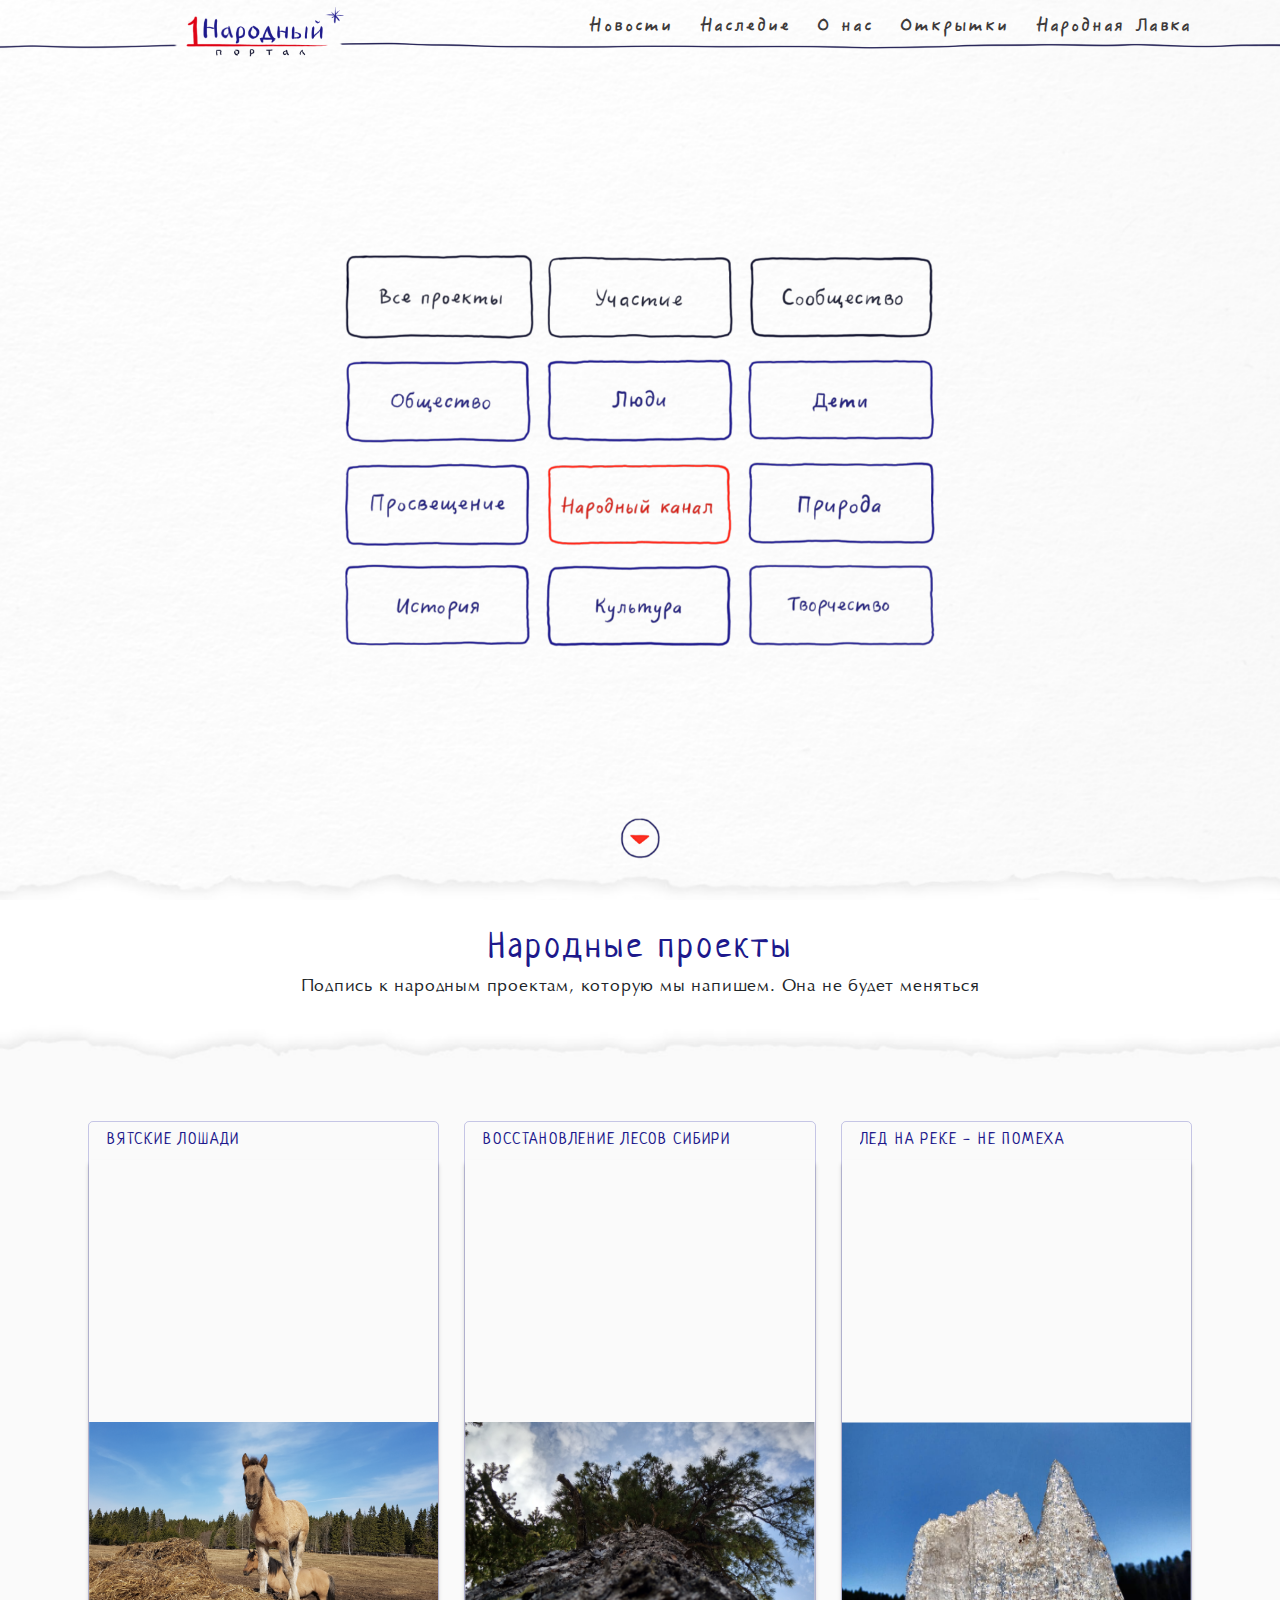
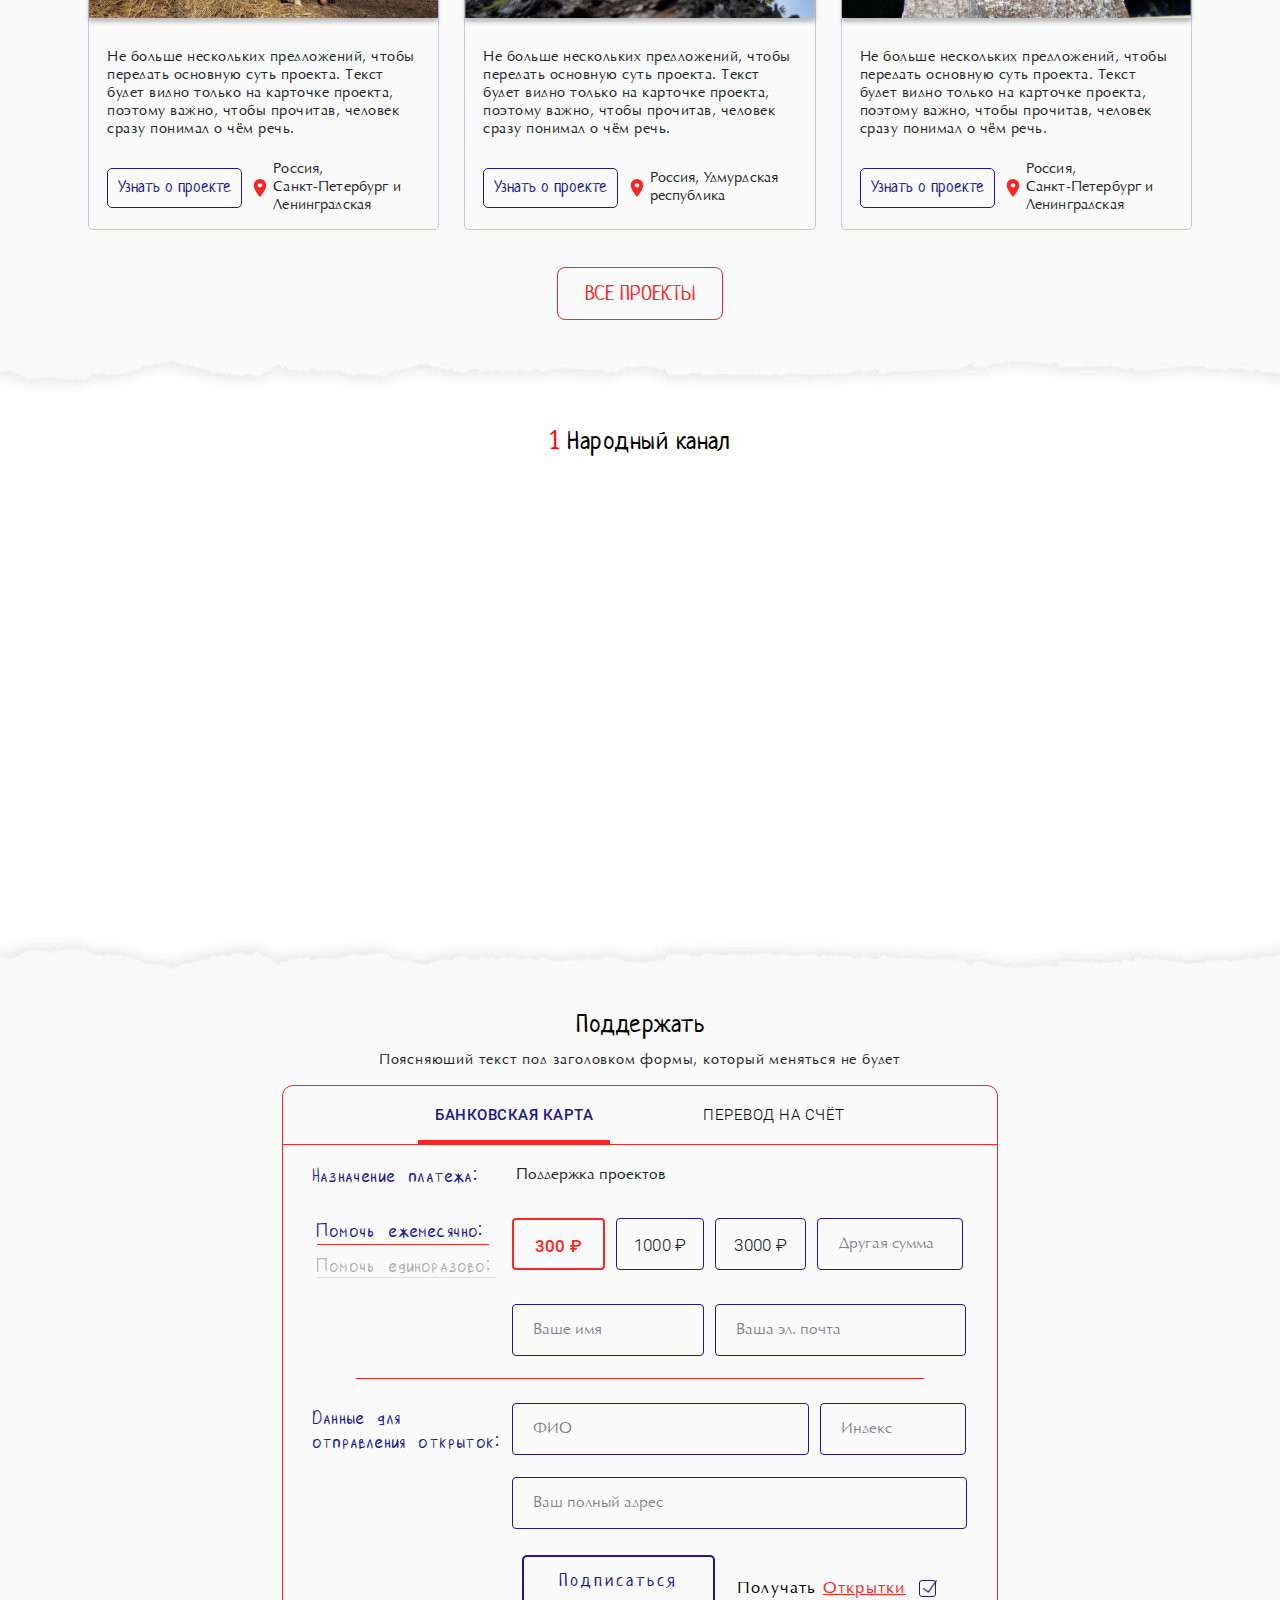
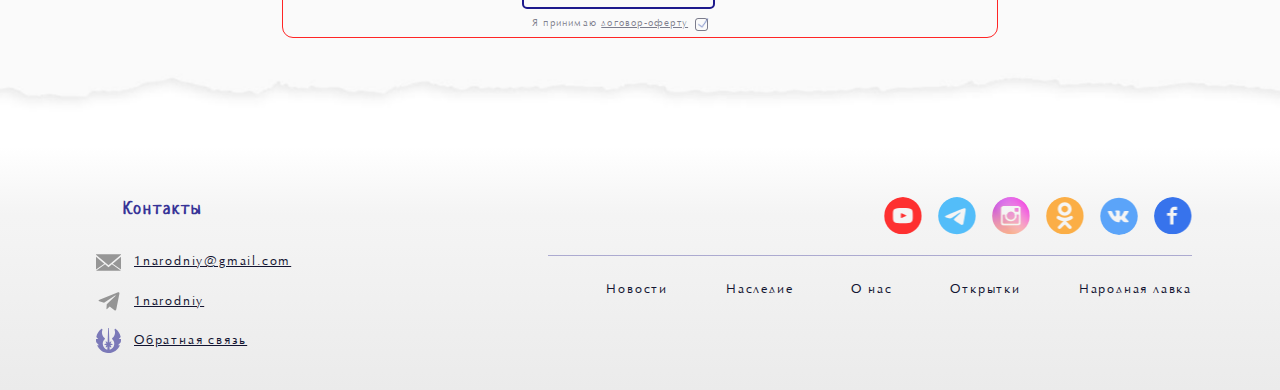
<file: index.html>
<!DOCTYPE html>
<html lang="ru">
<head>
        <meta charset="utf-8">
    <title>Home - index.html</title>
    <meta name="description" content="">
    <meta http-equiv="X-UA-Compatible" content="IE=edge">
    <meta name="viewport" content="width=device-width, initial-scale=1, maximum-scale=1">
    <meta name="format-detection" content="telephone=no">
    <meta name="tagline" content="https://feodoraxis.ru/">
    <meta name="author" content="Andrei Smorodin @feodoraxis">

    <!-- Styles -->
    <link rel="stylesheet" href="css/all_libs.min.css">
    <link rel="stylesheet" href="css/main.css">
    <link rel="stylesheet" href="css/media.css">

</head>

<body class="container-fluid">

    <!-- Header -->
        <header class="main__header main__header-front__page">
        <div class="wrapper">
            <div class="flexbox main__header-flexbox">
                <div class="main__header-logo">
                    <div class="logo">
                        <a href="/"></a>
                    </div>
                </div>
                <div class="main__header-menu">

                    <nav class="top__menu">
                        <ul>
                            <li><a href="#">Новости</a></li>
                            <li><a href="#">Наследие</a></li>
                            <li><a href="#">О нас</a></li>
                            <li><a href="#">Открытки</a></li>
                            <li><a href="#">Народная Лавка</a></li>
                        </ul>
                    </nav>

                </div>

                <div class="main__header-hamburger">
                    <div class="hamburger">
                        <svg width="24" height="15" viewBox="0 0 24 15" fill="none" xmlns="http://www.w3.org/2000/svg">
                            <path d="M22.11 6H0.99C0.0791999 6 0 6.6705 0 7.5C0 8.3295 0.0791999 9 0.99 9H22.11C23.0208 9 23.1 8.3295 23.1 7.5C23.1 6.6705 23.0208 6 22.11 6ZM22.11 12H0.99C0.0791999 12 0 12.6705 0 13.5C0 14.3295 0.0791999 15 0.99 15H22.11C23.0208 15 23.1 14.3295 23.1 13.5C23.1 12.6705 23.0208 12 22.11 12ZM0.99 3H22.11C23.0208 3 23.1 2.3295 23.1 1.5C23.1 0.6705 23.0208 0 22.11 0H0.99C0.0791999 0 0 0.6705 0 1.5C0 2.3295 0.0791999 3 0.99 3Z" fill="#FF2525"/>
                        </svg> 
                    </div>
                </div>
            </div>
        </div>
    </header>

    <!-- Main container -->
    <main>

       <!-- Content -->
                <section class="matrix">
            <div class="matrix-flexbox-outside flexbox">
                <div class="matrix-wrapper">
                    <div class="matrix-flexbox-inside flexbox">

                        <div class="matrix-item">
                            <div class="matrix__item matrix__item-all_projects">
                                <a href="#"></a>
                            </div>
                        </div>
                        <div class="matrix-item">
                            <div class="matrix__item matrix__item-participation">
                                <a href="#"></a>
                            </div>
                        </div>
                        <div class="matrix-item">
                            <div class="matrix__item matrix__item-comm">
                                <a href="#"></a>
                            </div>
                        </div>
                        <div class="matrix-item">
                            <div class="matrix__item matrix__item-people">
                                <a href="#"></a>
                            </div>
                        </div>
                        <div class="matrix-item">
                            <div class="matrix__item matrix__item-humans">
                                <a href="#"></a>
                            </div>
                        </div>
                        <div class="matrix-item">
                            <div class="matrix__item matrix__item-kids">
                                <a href="#"></a>
                            </div>
                        </div>
                        <div class="matrix-item">
                            <div class="matrix__item matrix__item-education">
                                <a href="#"></a>
                            </div>
                        </div>
                        <div class="matrix-item">
                            <div class="matrix__item matrix__item-channel">
                                <a href="#"></a>
                            </div>
                        </div>
                        <div class="matrix-item">
                            <div class="matrix__item matrix__item-nature">
                                <a href="#"></a>
                            </div>
                        </div>
                        <div class="matrix-item">
                            <div class="matrix__item matrix__item-history">
                                <a href="#"></a>
                            </div>
                        </div>
                        <div class="matrix-item">
                            <div class="matrix__item matrix__item-culture">
                                <a href="#"></a>
                            </div>
                        </div>
                        <div class="matrix-item">
                            <div class="matrix__item matrix__item-creation">
                                <a href="#"></a>
                            </div>
                        </div>
                        

                    </div>
                </div>
            </div>
            <div class="matrix-button"><button></button></div>
        </section>
                <section class="people__projects">

            <div class="people__projects-header">
                <div class="people__projects-title">
                    <div class="title">
                        <h2>Народные проекты</h2>
                    </div>
                </div>
                <div class="section__description">
                    <p>Подпись к народным проектам, которую мы напишем. Она не будет меняться</p>
                </div>
            </div>

            <div class="people__projects-body">
                <div class="wrapper">
                    <div class="people__projects-list flexbox">

                        <div class="people__projects-item">
                            <div class="project__item">
                                <div class="project__item-title">
                                    <a href="#">
                                        <div class="item__title">
                                            <h3>Вятские лошади</h3>
                                        </div>
                                    </a>
                                </div>
                                <div class="project__item-thumbnail">
                                    <div class="item__thumbnail">
                                        <img src="img/projects/1.png" alt="">
                                    </div>
                                </div>

                                <div class="project__item-description">
                                    <div class="item__description">
                                        <p>Не больше нескольких предложений, чтобы передать основную суть проекта. Текст будет видно только на карточке проекта, поэтому важно, чтобы прочитав, человек сразу понимал о чём речь.</p>
                                    </div>
                                </div>

                                <div class="project__item-footer flexbox">
                                    <div class="project__item-footer-item">
                                        <a href="#" class="btn btn-blue">Узнать о проекте</a>
                                    </div>
                                    <div class="project__item-footer-item">
                                        <div class="location">
                                            <p>Россия, <br>Санкт-Петербург и Ленинградская</p>
                                        </div>
                                    </div>
                                </div>
                            </div>
                        </div>

                        <div class="people__projects-item">
                            <div class="project__item">
                                <div class="project__item-title">
                                    <a href="#">
                                        <div class="item__title">
                                            <h3>Восстановление лесов Сибири</h3>
                                        </div>
                                    </a>
                                </div>
                                <div class="project__item-thumbnail">
                                    <div class="item__thumbnail">
                                        <img src="img/projects/2.png" alt="">
                                    </div>
                                </div>

                                <div class="project__item-description">
                                    <div class="item__description">
                                        <p>Не больше нескольких предложений, чтобы передать основную суть проекта. Текст будет видно только на карточке проекта, поэтому важно, чтобы прочитав, человек сразу понимал о чём речь.</p>
                                    </div>
                                </div>

                                <div class="project__item-footer flexbox">
                                    <div class="project__item-footer-item">
                                        <a href="#" class="btn btn-blue">Узнать о проекте</a>
                                    </div>
                                    <div class="project__item-footer-item">
                                        <div class="location">
                                            <p>Россия, Удмурдская республика</p>
                                        </div>
                                    </div>
                                </div>
                            </div>
                        </div>

                        <div class="people__projects-item">
                            <div class="project__item">
                                <div class="project__item-title">
                                    <a href="#">
                                        <div class="item__title">
                                            <h3>Лед на реке - не помеха</h3>
                                        </div>
                                    </a>
                                </div>
                                <div class="project__item-thumbnail">
                                    <div class="item__thumbnail">
                                        <img src="img/projects/3.png" alt="">
                                    </div>
                                </div>

                                <div class="project__item-description">
                                    <div class="item__description">
                                        <p>Не больше нескольких предложений, чтобы передать основную суть проекта. Текст будет видно только на карточке проекта, поэтому важно, чтобы прочитав, человек сразу понимал о чём речь.</p>
                                    </div>
                                </div>

                                <div class="project__item-footer flexbox">
                                    <div class="project__item-footer-item">
                                        <a href="#" class="btn btn-blue">Узнать о проекте</a>
                                    </div>
                                    <div class="project__item-footer-item">
                                        <div class="location">
                                            <p>Россия, <br>Санкт-Петербург и Ленинградская</p>
                                        </div>
                                    </div>
                                </div>
                            </div>
                        </div>

                    </div>

                    <div class="people__projects-button">
                        <a href="#" class="btn btn-red btn-big">Все проекты</a>
                    </div>
                </div>
            </div>

        </section>
                <section class="video">
            <div class="video-head">
                <div class="title__second">
                    <h2>
                        <span>1</span> Народный канал
                    </h2>
                </div>
            </div>
            <div class="video-body">
                <iframe width="724" height="410" src="https://www.youtube.com/embed/Rb0UmrCXxVA" title="YouTube video player" frameborder="0" allow="accelerometer; autoplay; clipboard-write; encrypted-media; gyroscope; picture-in-picture" allowfullscreen></iframe>
            </div>
        </section>
                <section class="support support-paper">

            <div class="support-head">
                <div class="title__second support-title">
                    <h2>Поддержать</h2>
                </div>
                <div class="section__description section__description-second">
                    <p>Поясняющий текст под заголовком формы, который меняться не будет</p>
                </div>
            </div>

            <div class="support-body">

                <div class="support-block">
                    

                        <ul class="support-tabs">
                            <li class="active">Банковская карта</li>
                            <li>Перевод на счёт</li>
                        </ul>

                        <div class="support-tab active">

                            <form action="">
                                <div class="support-table support-table-first support-table-align-center">

                                    <div class="support-table-name">
                                        <p>Назначение платежа:</p>
                                    </div>
                                    <div class="support-table-val">
                                        <p>Поддержка проектов</p>
                                    </div>

                                </div>
                                <div class="support-table support-table-price support-table-align-center">
                                    <div class="support-table-name">
                                        <div class="support-table-name-two">
                                            <p class="active">Помочь ежемесячно:</p>
                                            <p>Помочь единоразово:</p>
                                        </div>
                                    </div>
                                    <div class="support-table-val">
                                        
                                        <div class="support-flexbox support-flexbox-price flexbox">
                                            <div class="support-flexbox-item">
                                                <div class="radio__summ checked">
                                                    <input type="radio" value="300" name="summ_radio" id="summ_radio-1">
                                                    <label for="summ_radio-1">300 ₽</span>
                                                </div>
                                            </div>
                                            <div class="support-flexbox-item">
                                                <div class="radio__summ radio__summ-second">
                                                    <input type="radio" value="1000" name="summ_radio" id="summ_radio-2">
                                                    <label for="summ_radio-2">1000 ₽</label>
                                                </div>
                                            </div>
                                            <div class="support-flexbox-item">
                                                <div class="radio__summ radio__summ-thith">
                                                    <input type="radio" value="3000" name="summ_radio" id="summ_radio-3">
                                                    <label for="summ_radio-3">3000 ₽</label>
                                                </div>
                                            </div>
                                            <div class="support-flexbox-item">
                                                <input type="text" class="input-support" placeholder="Другая сумма" name="summ_text">
                                            </div>
                                        </div>

                                        <!-- <div class="support-error">
                                            <p>Выберите сумму или укажите другую сумму</p>
                                        </div> -->

                                    </div>
                                </div>

                                <div class="support-table support-flexbox-contact_data support-table-align-center">
                                    <div class="support-table-name"></div>
                                    <div class="support-table-val">
                                        <div class="flexbox support-user_data support-flexbox-price">
                                            <div class="support-flexbox-item">
                                                <input type="text" placeholder="Ваше имя">
                                                <!-- <div class="support-error">
                                                    <p>Укажите ваше имя</p>
                                                </div> -->
                                            </div>
                                            <div class="support-flexbox-item">
                                                <input type="email" placeholder="Ваша эл. почта">
                                            </div>
                                        </div>
                                    </div>
                                </div>

                                <div class="support-table support-table-align-center support-table-postcard" id="postcard_1" style="display: flex">
                                    <div class="support-table-name"><p>Данные для<br> отправления открыток:</p></div>
                                    <div class="support-table-val">
                                        <div class="flexbox support-flexbox-price support-postcard">
                                            <div class="support-flexbox-item">
                                                <input type="text" placeholder="ФИО">
                                            </div>
                                            <div class="support-flexbox-item">
                                                <input type="text" placeholder="Индекс">
                                            </div>
                                        </div>
                                    </div>
                                </div>
                                <div class="support-table support-table-align-center support-table-address" id="postcard_2" style="display: flex">
                                    <div class="support-table-name"></div>
                                    <div class="support-table-val">
                                        <div class="flexbox support-flexbox-price support-address">
                                            <div class="support-flexbox-item">
                                                <input type="text" placeholder="Ваш полный адрес">
                                            </div>
                                        </div>
                                    </div>
                                </div>

                                
                                <div class="support-table support-table-last support-table-align-center">
                                    <div class="support-table-name"></div>
                                    <div class="support-table-val">
                                        <div class="flexbox support-flexbox-price support-form-bottom">

                                            <div class="flexbox support-button">
                                                <div>
                                                    <button class="btn btn-blue btn-support">Подписаться</button>
                                                </div>
                                                <div class="support-get_carts">
                                                    <div class="style__checkbox style__checkbox-big checked">
                                                        <label for="get_carts">Получать <a href="#">Открытки</a></label>
                                                        <input type="checkbox" id="get_carts">
                                                    </div>
                                                    
                                                </div>
                                            </div>

                                            <div class="support-iaggree">
                                                <div class="style__checkbox checked">
                                                    <label for="oferta">Я принимаю <a href="#">договор-оферту</a></label>
                                                    <input type="checkbox" id="oferta">
                                                </div>
                                            </div>

                                        </div>

                                    </div>

                                </div>
                            </form>

                        </div>
                        <div class="support-tab support-tab-transfer">
                            <div class="support-transfer">
                                <p>Фонд «Империя возрождения культурно-исторического наследия, поддержки и реализации<br> социальных, благотворительных программ имени Романовых»</p>

                                <div class="support-transfer-purpose">
                                    <p><span>Назначение платежа:</span> Поддержка проектов</p>
                                </div>

                                <div class="support-transfer-requisites flexbox">
                                    <div class="support-transfer-requisites-item">
                                        <p>
                                            <span>ИНН:</span>
                                            9710060699
                                        </p>
                                        <p>
                                            <span>КПП:</span>
                                            771001001
                                        </p>
                                        <p>
                                            <span>ОГРН/ОГРНИП:</span>
                                            1187700009023
                                        </p>
                                        <p>
                                            <span>ОКТМО:</span>
                                            45000000000
                                        </p>
                                    </div>
                                    <div class="support-transfer-requisites-item">
                                        <p>
                                            <span>Расчётный счёт:</span>
                                            40703810638000009602
                                        </p>
                                        <p>
                                            <span>Банк:</span>
                                            ПАО СБЕРБАНК
                                        </p>
                                        <p>
                                            <span>БИК:</span>
                                            044525225
                                        </p>
                                        <p>
                                            <span>Корреспондентский счёт:</span>
                                            30101810400000000225
                                        </p>
                                    </div>
                                </div>
                            </div>
                        </div>
                        
                    </form>
                </div>

            </div>

        </section>


    </main>
	
    <!-- Footer -->
        <footer class="main__footer">
        <div class="wrapper">
            <div class="flexbox">

                <div class="main__footer-first">
                    <div class="main__footer-contacts">
                        <div class="main__footer-contacts-title">
                            <b>Контакты</b>
                        </div>
                        <ul>
                            <li><a class="main__footer-contacts-email" href="#">1narodniy@gmail.com</a></li>
                            <li><a class="main__footer-contacts-telegram" href="#">1narodniy</a></li>
                            <li><a class="main__footer-contacts-recall" href="#">Обратная связь</a></li>
                        </ul>
                    </div>
                </div>

                <div class="main__footer-second">
                    <!-- <div class="flexbox flexbox-justify-content-flex-end flexbox-flex-direction-column"> -->
                        <div class="main__footer-sn">
                            <ul class="sn">
                                <li><a class="sn-youtube" href="#"></a></li>
                                <li><a class="sn-telegram" href="#"></a></li>
                                <li><a class="sn-instagram" href="#"></a></li>
                                <li><a class="sn-ok" href="#"></a></li>
                                <li><a class="sn-vk" href="#"></a></li>
                                <li><a class="sn-facebook" href="#"></a></li>
                            </ul>
                        </div>
                        <div class="main__footer-menu">
                            <nav class="footer_menu">
                                <ul>
                                    <li><a href="#">Новости</a></li>
                                    <li><a href="#">Наследие</a></li>
                                    <li><a href="#">О нас</a></li>
                                    <li><a href="#">Открытки</a></li>
                                    <li><a href="#">Народная лавка</a></li>
                                </ul>
                            </nav>
                        </div>
                    <!-- </div> -->
                </div>

            </div>
        </div>
    </footer>

    <div id="to__top" class="to__top"></div>

    <!--

    Андрей Смородин — https://feodoraxis.ru

    -->


    <script>
        // Предзагрузка картинок матрицы, чтобы та не мигала при первом наведении
        document.addEventListener('DOMContentLoaded', () => {
            const images = new Array();

            function preloadImages(...images) {
                images.forEach((image, i) => {
                    image = new Image();
                    image.src = preloadImages.arguments[i];
                });
            };

            preloadImages(
                '/img/nmatrix/all_projects-hover.png',
                '/img/nmatrix/participation-hover.png',
                '/img/nmatrix/comm-hover.png',
                '/img/nmatrix/people-hover.png',
                '/img/nmatrix/humans-hover.png',
                '/img/nmatrix/kids-hover.png',
                '/img/nmatrix/education-hover.png',
                '/img/nmatrix/channel-hover.png',
                '/img/nmatrix/nature-hover.png',
                '/img/nmatrix/history-hover.png',
                '/img/nmatrix/culture-hover.png',
                '/img/nmatrix/creation-hover.png'
            );
        });

    </script>

</body>
</html>
</file>
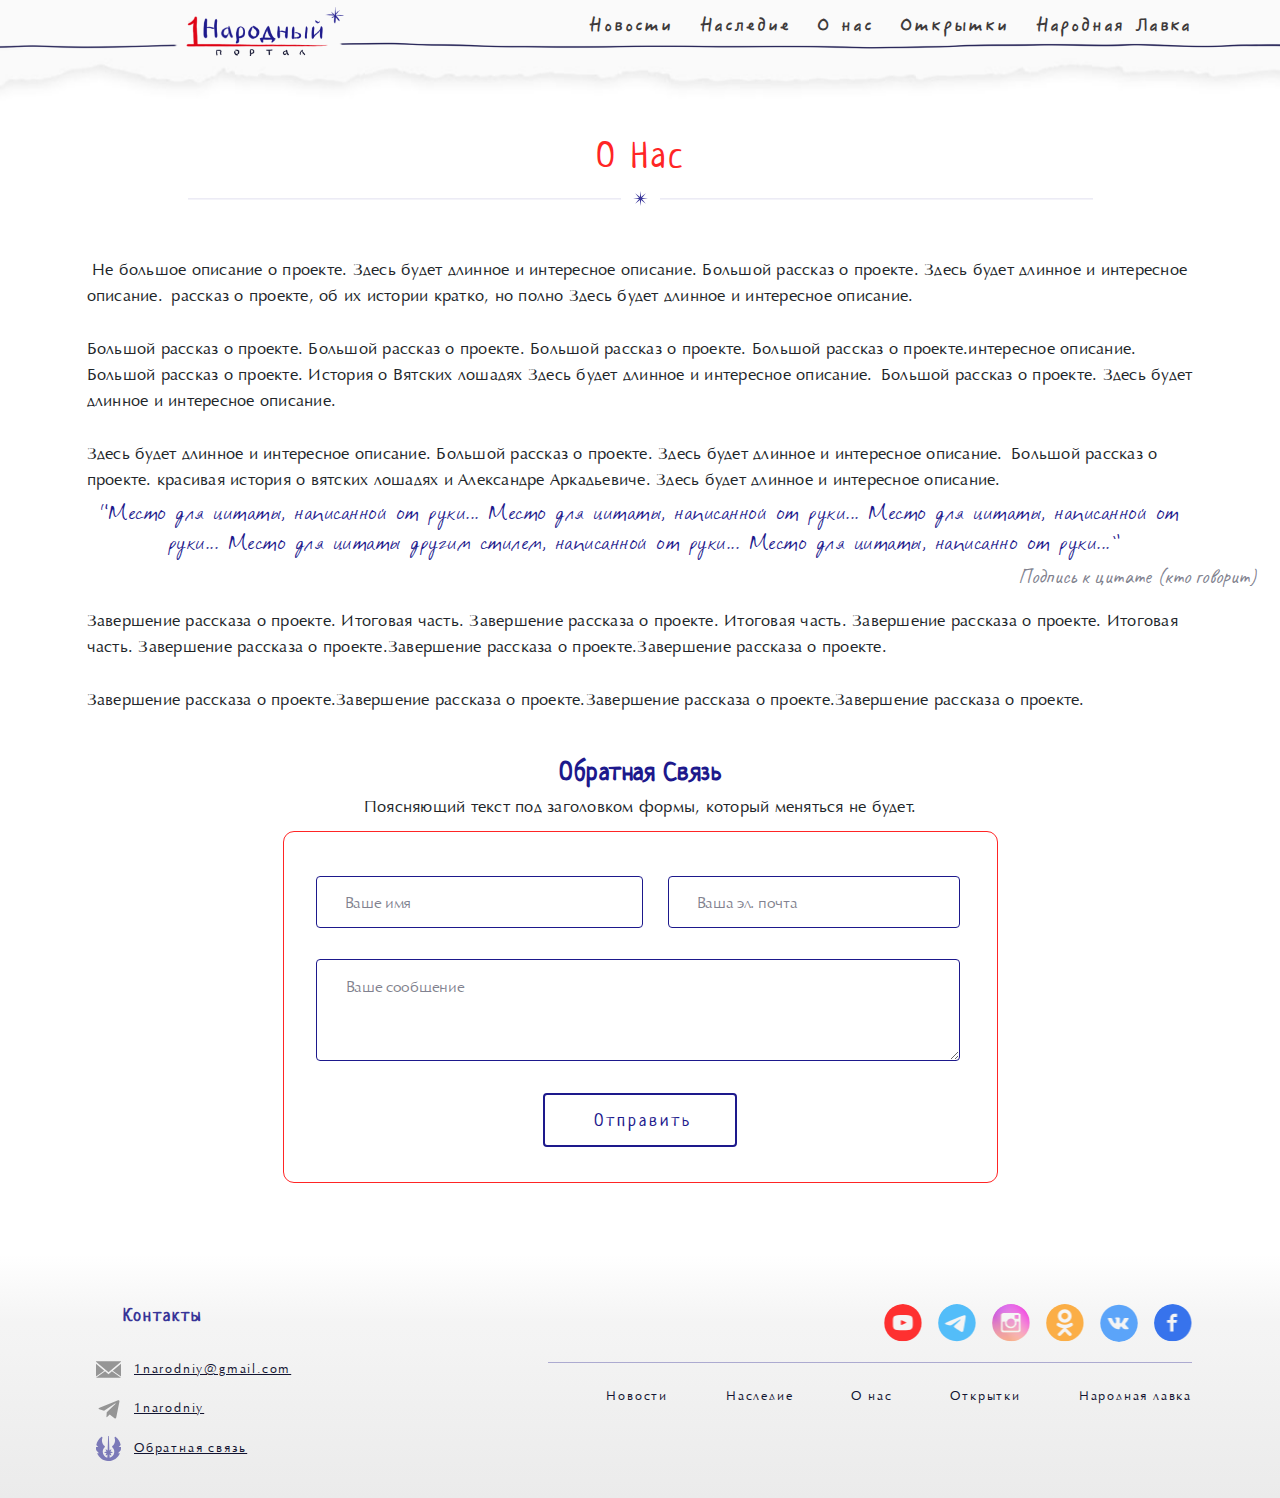
<file: about.html>
<!DOCTYPE html>
<html lang="ru">
<head>
        <meta charset="utf-8">
    <title>О нас - about.html</title>
    <meta name="description" content="">
    <meta http-equiv="X-UA-Compatible" content="IE=edge">
    <meta name="viewport" content="width=device-width, initial-scale=1, maximum-scale=1">
    <meta name="format-detection" content="telephone=no">
    <meta name="tagline" content="https://feodoraxis.ru/">
    <meta name="author" content="Andrei Smorodin @feodoraxis">

    <!-- Styles -->
    <link rel="stylesheet" href="css/all_libs.min.css">
    <link rel="stylesheet" href="css/main.css">
    <link rel="stylesheet" href="css/media.css">

</head>

<body class="container-fluid">

    <!-- Header -->
    <!-- 
    For open menu here -- add to .main__header-page class .active
    F.e.: class="main__header main__header-page active"
-->
<header class="main__header main__header-page">
    <div class="wrapper">
        <div class="flexbox main__header-flexbox">
            <div class="main__header-logo">
                <div class="logo">
                    <a href="/"></a>
                </div>
            </div>
            <div class="main__header-menu">

                <nav class="top__menu">
                    <ul>
                        <li><a href="#">Новости</a></li>
                        <li><a href="#">Наследие</a></li>
                        <li><a href="#">О нас</a></li>
                        <li><a href="#">Открытки</a></li>
                        <li><a href="#">Народная Лавка</a></li>
                    </ul>
                </nav>

            </div>

            <div class="main__header-hamburger">
                <div class="hamburger">
                    <svg width="24" height="15" viewBox="0 0 24 15" fill="none" xmlns="http://www.w3.org/2000/svg">
                        <path d="M22.11 6H0.99C0.0791999 6 0 6.6705 0 7.5C0 8.3295 0.0791999 9 0.99 9H22.11C23.0208 9 23.1 8.3295 23.1 7.5C23.1 6.6705 23.0208 6 22.11 6ZM22.11 12H0.99C0.0791999 12 0 12.6705 0 13.5C0 14.3295 0.0791999 15 0.99 15H22.11C23.0208 15 23.1 14.3295 23.1 13.5C23.1 12.6705 23.0208 12 22.11 12ZM0.99 3H22.11C23.0208 3 23.1 2.3295 23.1 1.5C23.1 0.6705 23.0208 0 22.11 0H0.99C0.0791999 0 0 0.6705 0 1.5C0 2.3295 0.0791999 3 0.99 3Z" fill="#FF2525"/>
                    </svg> 
                </div>
            </div>
        </div>
    </div>
</header>
<div class="main__header-page-fake"></div>

    <!-- Main container -->
    <main class="page about">

        <!-- Content -->

        <div class="about-title">
            <h1>О Нас</h1>
        </div>

        <div class="about-body">
            <div class="about-wrapper">
                <p> Не большое описание о проекте. Здесь будет длинное и интересное описание. Большой рассказ о проекте. Здесь будет длинное и интересное описание.  рассказ о проекте, об их истории кратко, но полно Здесь будет длинное и интересное описание. </p>
                <p>Большой рассказ о проекте. Большой рассказ о проекте. Большой рассказ о проекте. Большой рассказ о проекте.интересное описание. Большой рассказ о проекте. История о Вятских лошадях Здесь будет длинное и интересное описание.  Большой рассказ о проекте. Здесь будет длинное и интересное описание.</p>
                <p>Здесь будет длинное и интересное описание. Большой рассказ о проекте. Здесь будет длинное и интересное описание.  Большой рассказ о проекте. красивая история о вятских лошадях и Александре Аркадьевиче. Здесь будет длинное и интересное описание.</p>
                <blockquote>
                    <p>“Место для цитаты, написанной от руки... Место для цитаты, написанной от руки... Место для цитаты, написанной от<br /> руки... Место для цитаты другим стилем, написанной от руки... Место для цитаты, написанно от руки...”</p>
                    <span>Подпись к цитате (кто говорит)</span>
                </blockquote>
                <p>Завершение рассказа о проекте. Итоговая часть. Завершение рассказа о проекте. Итоговая часть. Завершение рассказа о проекте. Итоговая часть. Завершение рассказа о проекте.Завершение рассказа о проекте.Завершение рассказа о проекте.</p>
                <p>Завершение рассказа о проекте.Завершение рассказа о проекте.Завершение рассказа о проекте.Завершение рассказа о проекте.</p>
            </div>
            <div class="about-wrapper about-wrapper-second">
                <div class="about-recall">
                    <div class="about-recall-title">
                        <b>Обратная Связь</b>
                    </div>
                    <div class="about-recall-text">
                        <p>Поясняющий текст под заголовком формы, который меняться не будет.</p>
                    </div>

                    <div class="about-recall-form">
                        <form action="">
                            <div class="about-recall-row">
                                <div class="about-recall-input about-recall-user_name">
                                    <!-- <div class="support-error support-error-top">
                                        <p>Представьтесь, пожалуйста</p>
                                    </div> -->
                                    <input type="text" placeholder="Ваше имя">
                                </div>
                                <div class="about-recall-input about-recall-user_email">
                                    <!-- <div class="support-error support-error-top">
                                        <p>Укажите корректный адрес почты</p>
                                    </div> -->
                                    <input type="text" placeholder="Ваша эл. почта">
                                </div>
                                <div class="about-recall-textarea about-recall-user_message">
                                    <!-- <div class="support-error support-error-top">
                                        <p>Вы забыли написать то, что хотели</p>
                                    </div> -->
                                    <textarea placeholder="Ваше сообщение"></textarea>
                                </div>

                                <div class="about-recall-button">
                                    <button>Отправить</button>
                                </div>
                            </div>
                        </form>
                    </div>
                </div>
            </div>
        </div>

    </main>
	
    <!-- Footer -->
        <footer class="main__footer">
        <div class="wrapper">
            <div class="flexbox">

                <div class="main__footer-first">
                    <div class="main__footer-contacts">
                        <div class="main__footer-contacts-title">
                            <b>Контакты</b>
                        </div>
                        <ul>
                            <li><a class="main__footer-contacts-email" href="#">1narodniy@gmail.com</a></li>
                            <li><a class="main__footer-contacts-telegram" href="#">1narodniy</a></li>
                            <li><a class="main__footer-contacts-recall" href="#">Обратная связь</a></li>
                        </ul>
                    </div>
                </div>

                <div class="main__footer-second">
                    <!-- <div class="flexbox flexbox-justify-content-flex-end flexbox-flex-direction-column"> -->
                        <div class="main__footer-sn">
                            <ul class="sn">
                                <li><a class="sn-youtube" href="#"></a></li>
                                <li><a class="sn-telegram" href="#"></a></li>
                                <li><a class="sn-instagram" href="#"></a></li>
                                <li><a class="sn-ok" href="#"></a></li>
                                <li><a class="sn-vk" href="#"></a></li>
                                <li><a class="sn-facebook" href="#"></a></li>
                            </ul>
                        </div>
                        <div class="main__footer-menu">
                            <nav class="footer_menu">
                                <ul>
                                    <li><a href="#">Новости</a></li>
                                    <li><a href="#">Наследие</a></li>
                                    <li><a href="#">О нас</a></li>
                                    <li><a href="#">Открытки</a></li>
                                    <li><a href="#">Народная лавка</a></li>
                                </ul>
                            </nav>
                        </div>
                    <!-- </div> -->
                </div>

            </div>
        </div>
    </footer>

    <div id="to__top" class="to__top"></div>

    <!--

    Андрей Смородин — https://feodoraxis.ru

    -->


</body>
</html>
</file>
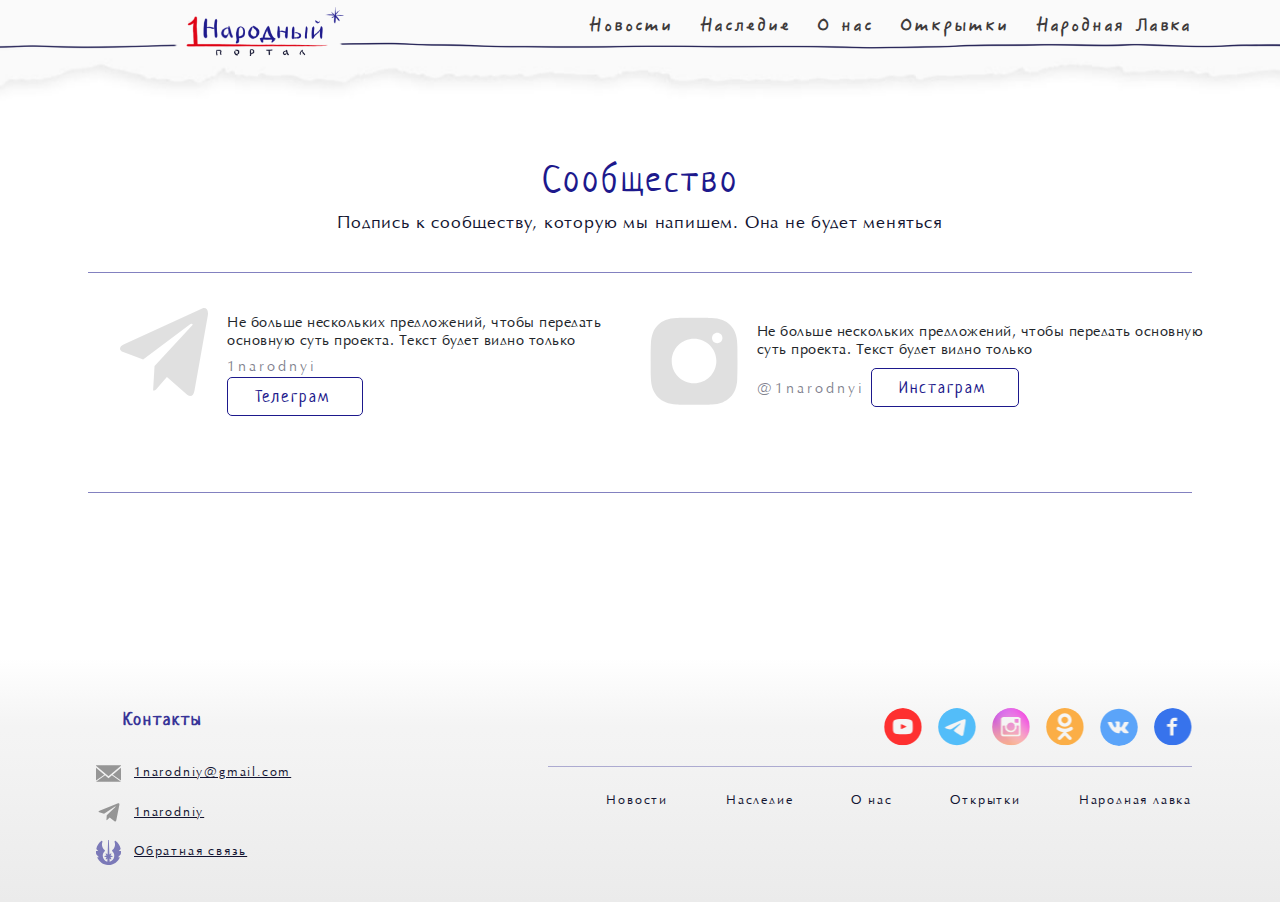
<file: community.html>
<!DOCTYPE html>
<html lang="ru">
<head>
        <meta charset="utf-8">
    <title>Сообщество - community.html</title>
    <meta name="description" content="">
    <meta http-equiv="X-UA-Compatible" content="IE=edge">
    <meta name="viewport" content="width=device-width, initial-scale=1, maximum-scale=1">
    <meta name="format-detection" content="telephone=no">
    <meta name="tagline" content="https://feodoraxis.ru/">
    <meta name="author" content="Andrei Smorodin @feodoraxis">

    <!-- Styles -->
    <link rel="stylesheet" href="css/all_libs.min.css">
    <link rel="stylesheet" href="css/main.css">
    <link rel="stylesheet" href="css/media.css">

</head>

<body class="container-fluid">

    <!-- Header -->
    <header class="main__header main__header-page">
    <div class="wrapper">
        <div class="flexbox main__header-flexbox">
            <div class="main__header-logo">
                <div class="logo">
                    <a href="/"></a>
                </div>
            </div>
            <div class="main__header-menu">

                <nav class="top__menu">
                    <ul>
                        <li><a href="#">Новости</a></li>
                        <li><a href="#">Наследие</a></li>
                        <li><a href="#">О нас</a></li>
                        <li><a href="#">Открытки</a></li>
                        <li><a href="#">Народная Лавка</a></li>
                    </ul>
                </nav>

            </div>

            <div class="main__header-hamburger">
                <div class="hamburger">
                    <svg width="24" height="15" viewBox="0 0 24 15" fill="none" xmlns="http://www.w3.org/2000/svg">
                        <path d="M22.11 6H0.99C0.0791999 6 0 6.6705 0 7.5C0 8.3295 0.0791999 9 0.99 9H22.11C23.0208 9 23.1 8.3295 23.1 7.5C23.1 6.6705 23.0208 6 22.11 6ZM22.11 12H0.99C0.0791999 12 0 12.6705 0 13.5C0 14.3295 0.0791999 15 0.99 15H22.11C23.0208 15 23.1 14.3295 23.1 13.5C23.1 12.6705 23.0208 12 22.11 12ZM0.99 3H22.11C23.0208 3 23.1 2.3295 23.1 1.5C23.1 0.6705 23.0208 0 22.11 0H0.99C0.0791999 0 0 0.6705 0 1.5C0 2.3295 0.0791999 3 0.99 3Z" fill="#FF2525"/>
                    </svg> 
                </div>
            </div>
        </div>
    </div>
</header>

<div class="mobile__menu">
    <ul>
        <li><a href="#">Новости</a></li>
        <li><a href="#">Наследие</a></li>
        <li><a href="#">О нас</a></li>
        <li><a href="#">Открытки</a></li>
        <li><a href="#">Народная Лавка</a></li>
    </ul>
</div>


    <!-- Main container -->
    <main class="page community">

        <!-- Content -->

        <div class="community-title">
            <div class="title">
                <h1>Сообщество</h1>
            </div>
            <div class="community-description">
                <p>Подпись к сообществу, которую мы напишем. Она не будет меняться</p>
            </div>
        </div>

        <div class="wrapper">

            <div class="community-list">

                <div class="community-item">

                    <div class="community__item">
                        <div class="community__item-icon">
                            <img src="img/icons/telegram-community.svg" alt="">
                        </div>
                        <div class="community__item-data">
                            <p>Не больше нескольких предложений, чтобы передать основную суть проекта. Текст будет видно только</p>
                            
                            <p><a href="#" class="community__item-link">1narodnyi</a></p>
                            
                            <a href="#" class="btn btn-community">Телеграм</a>
                        </div>
                    </div>

                </div>

                <div class="community-item">

                    <div class="community__item">
                        <div class="community__item-icon">
                            <img src="img/icons/instagram-community.svg" alt="">
                        </div>
                        <div class="community__item-data">
                            <p>Не больше нескольких предложений, чтобы передать основную суть проекта. Текст будет видно только</p>
                            <a href="#" class="community__item-link">@1narodnyi</a>
                            
                            <a href="#" class="btn btn-community">Инстаграм</a>
                        </div>
                    </div>

                </div>

            </div>

        </div>

    </main>
	
    <!-- Footer -->
        <footer class="main__footer">
        <div class="wrapper">
            <div class="flexbox">

                <div class="main__footer-first">
                    <div class="main__footer-contacts">
                        <div class="main__footer-contacts-title">
                            <b>Контакты</b>
                        </div>
                        <ul>
                            <li><a class="main__footer-contacts-email" href="#">1narodniy@gmail.com</a></li>
                            <li><a class="main__footer-contacts-telegram" href="#">1narodniy</a></li>
                            <li><a class="main__footer-contacts-recall" href="#">Обратная связь</a></li>
                        </ul>
                    </div>
                </div>

                <div class="main__footer-second">
                    <!-- <div class="flexbox flexbox-justify-content-flex-end flexbox-flex-direction-column"> -->
                        <div class="main__footer-sn">
                            <ul class="sn">
                                <li><a class="sn-youtube" href="#"></a></li>
                                <li><a class="sn-telegram" href="#"></a></li>
                                <li><a class="sn-instagram" href="#"></a></li>
                                <li><a class="sn-ok" href="#"></a></li>
                                <li><a class="sn-vk" href="#"></a></li>
                                <li><a class="sn-facebook" href="#"></a></li>
                            </ul>
                        </div>
                        <div class="main__footer-menu">
                            <nav class="footer_menu">
                                <ul>
                                    <li><a href="#">Новости</a></li>
                                    <li><a href="#">Наследие</a></li>
                                    <li><a href="#">О нас</a></li>
                                    <li><a href="#">Открытки</a></li>
                                    <li><a href="#">Народная лавка</a></li>
                                </ul>
                            </nav>
                        </div>
                    <!-- </div> -->
                </div>

            </div>
        </div>
    </footer>

    <div id="to__top" class="to__top"></div>

    <!--

    Андрей Смородин — https://feodoraxis.ru

    -->


</body>
</html>
</file>
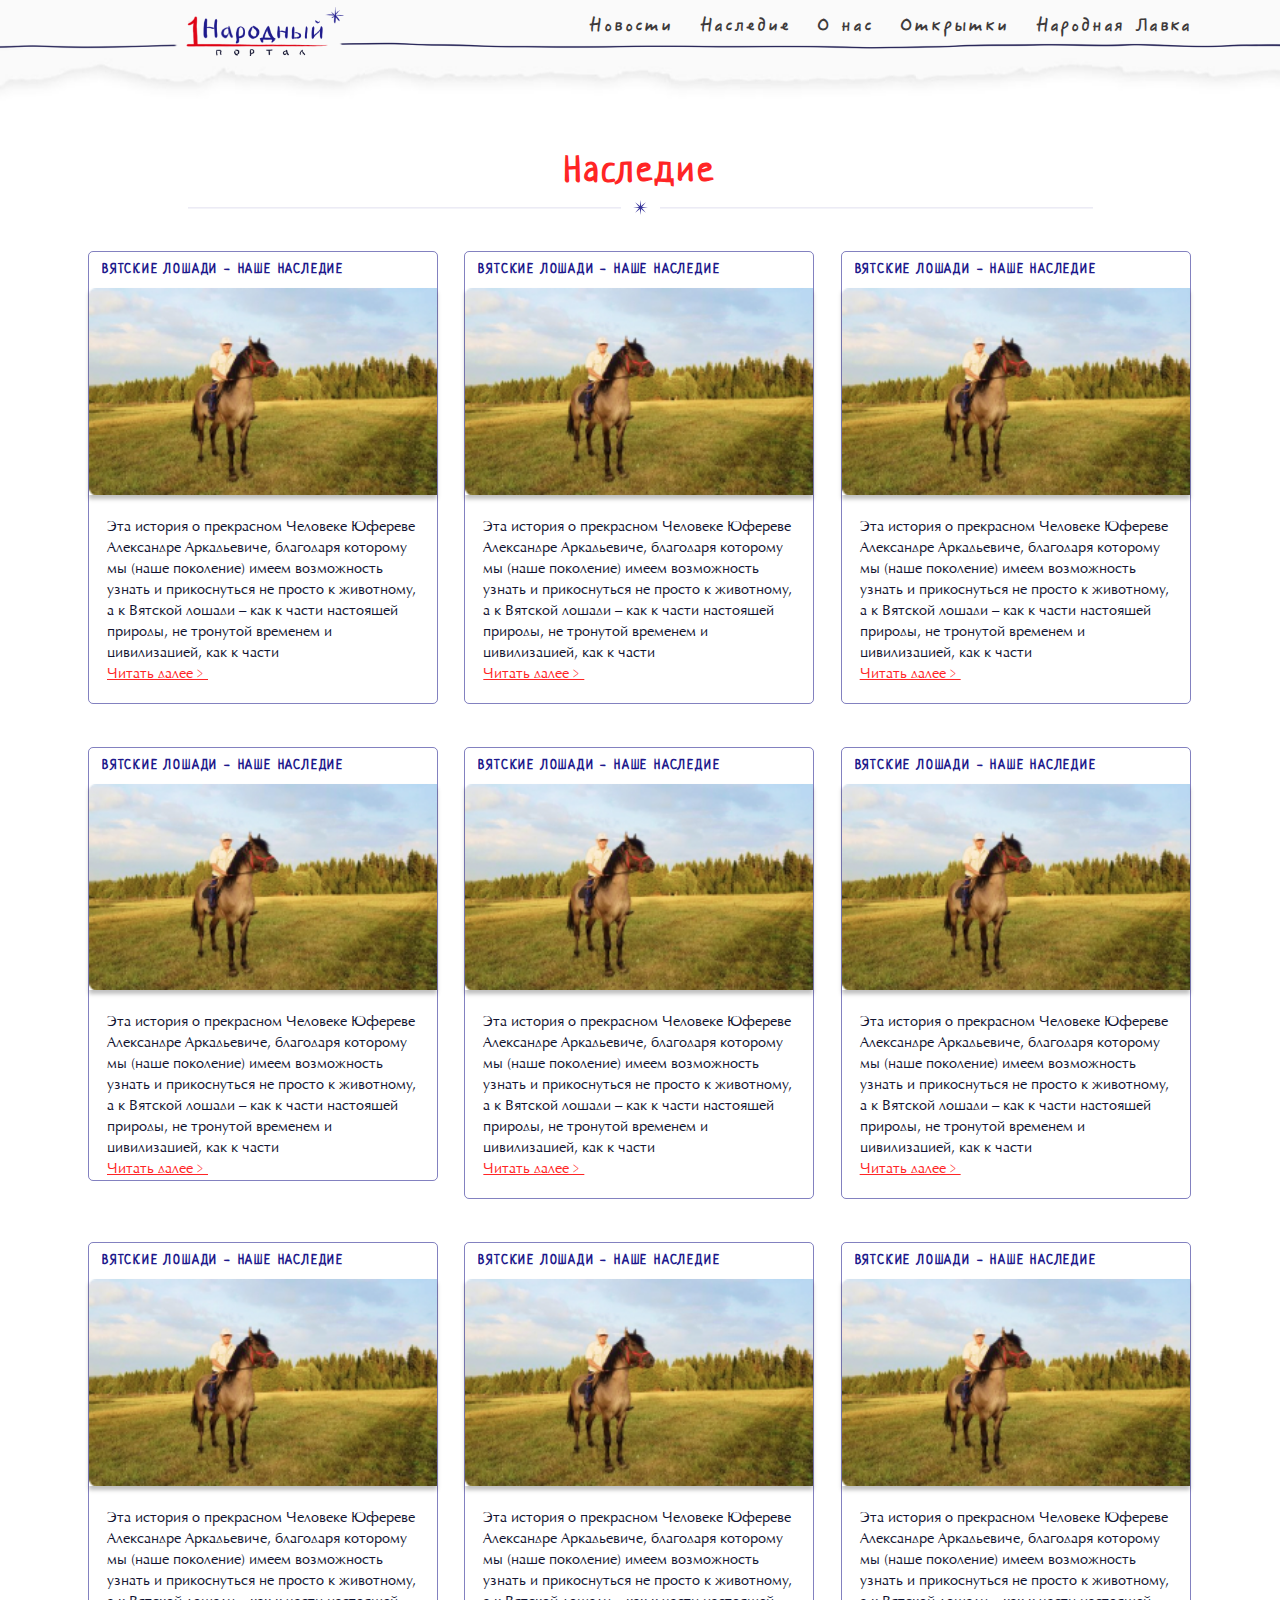
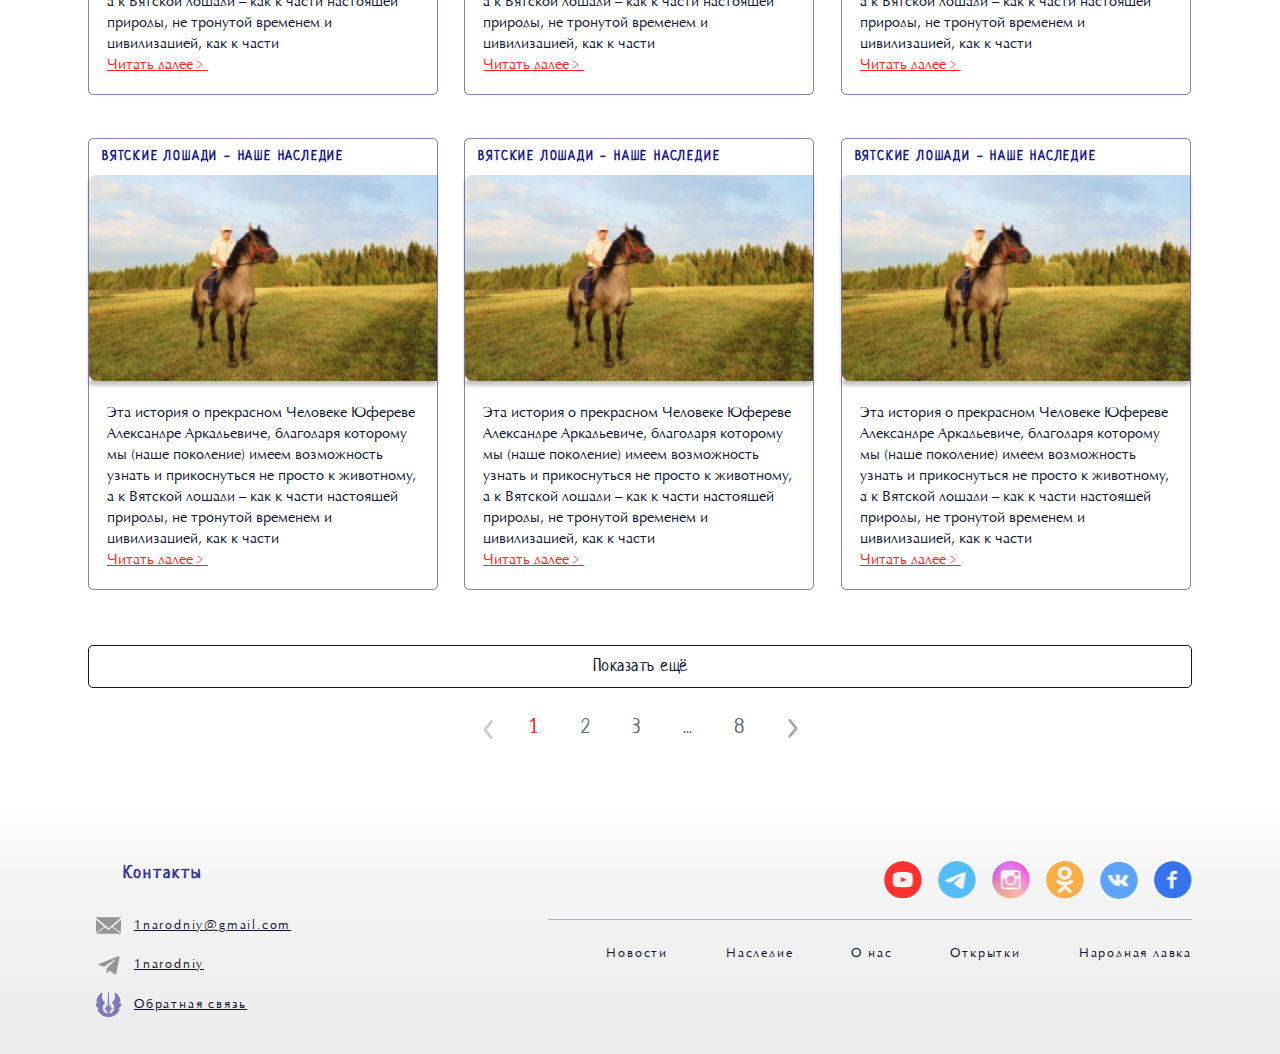
<file: heritage.html>
<!DOCTYPE html>
<html lang="ru">
<head>
        <meta charset="utf-8">
    <title>Наследие - heritage.html</title>
    <meta name="description" content="">
    <meta http-equiv="X-UA-Compatible" content="IE=edge">
    <meta name="viewport" content="width=device-width, initial-scale=1, maximum-scale=1">
    <meta name="format-detection" content="telephone=no">
    <meta name="tagline" content="https://feodoraxis.ru/">
    <meta name="author" content="Andrei Smorodin @feodoraxis">

    <!-- Styles -->
    <link rel="stylesheet" href="css/all_libs.min.css">
    <link rel="stylesheet" href="css/main.css">
    <link rel="stylesheet" href="css/media.css">

</head>

<body class="container-fluid">

    <!-- Header -->
    <!-- 
    For open menu here -- add to .main__header-page class .active
    F.e.: class="main__header main__header-page active"
-->
<header class="main__header main__header-page">
    <div class="wrapper">
        <div class="flexbox main__header-flexbox">
            <div class="main__header-logo">
                <div class="logo">
                    <a href="/"></a>
                </div>
            </div>
            <div class="main__header-menu">

                <nav class="top__menu">
                    <ul>
                        <li><a href="#">Новости</a></li>
                        <li><a href="#">Наследие</a></li>
                        <li><a href="#">О нас</a></li>
                        <li><a href="#">Открытки</a></li>
                        <li><a href="#">Народная Лавка</a></li>
                    </ul>
                </nav>

            </div>

            <div class="main__header-hamburger">
                <div class="hamburger">
                    <svg width="24" height="15" viewBox="0 0 24 15" fill="none" xmlns="http://www.w3.org/2000/svg">
                        <path d="M22.11 6H0.99C0.0791999 6 0 6.6705 0 7.5C0 8.3295 0.0791999 9 0.99 9H22.11C23.0208 9 23.1 8.3295 23.1 7.5C23.1 6.6705 23.0208 6 22.11 6ZM22.11 12H0.99C0.0791999 12 0 12.6705 0 13.5C0 14.3295 0.0791999 15 0.99 15H22.11C23.0208 15 23.1 14.3295 23.1 13.5C23.1 12.6705 23.0208 12 22.11 12ZM0.99 3H22.11C23.0208 3 23.1 2.3295 23.1 1.5C23.1 0.6705 23.0208 0 22.11 0H0.99C0.0791999 0 0 0.6705 0 1.5C0 2.3295 0.0791999 3 0.99 3Z" fill="#FF2525"/>
                    </svg> 
                </div>
            </div>
        </div>
    </div>
</header>
<div class="main__header-page-fake"></div>

    <!-- Main container -->
    <main class="page news">

        <!-- Content -->

        <div class="news-title news-title-red">
            <h1>Наследие</h1>
        </div>

        <div class="news-heritage">
            <div class="wrapper">
                <div class=" people__projects-list flexbox">
                    <div class="people__projects-item">
                        <div class="news__preview news__preview-heritage news__preview-mobile flexbox">

                            <div class="news__preview-content">                
                                <div class="news__preview-title">
                                    <a href="#">
                                        <h3>Вятские лошади - наше Наследие</h3>
                                    </a>
                                </div>
        
                                <div class="news__preview-thumbnail">
                                    <a href="#">
                                        <img src="img/news-preview.jpg" alt="">
                                    </a>
                                </div>
        
                                <div class="news__preview-description">
                                    <p>Эта история о прекрасном Человеке Юфереве Александре Аркадьевиче, благодаря которому мы (наше поколение) имеем возможность узнать и прикоснуться не просто к животному, а к Вятской лошади – как к части настоящей природы, не тронутой временем и цивилизацией, как к части  <a href="#">Читать далее﹥</a></p>
                                </div>
                            </div>
                        </div>
                    </div>

                    <div class="people__projects-item">
                        <div class="news__preview news__preview-heritage news__preview-mobile flexbox">

                            <div class="news__preview-content">                
                                <div class="news__preview-title">
                                    <a href="#">
                                        <h3>Вятские лошади - наше Наследие</h3>
                                    </a>
                                </div>
        
                                <div class="news__preview-thumbnail">
                                    <a href="#">
                                        <img src="img/news-preview.jpg" alt="">
                                    </a>
                                </div>
        
                                <div class="news__preview-description">
                                    <p>Эта история о прекрасном Человеке Юфереве Александре Аркадьевиче, благодаря которому мы (наше поколение) имеем возможность узнать и прикоснуться не просто к животному, а к Вятской лошади – как к части настоящей природы, не тронутой временем и цивилизацией, как к части  <a href="#">Читать далее﹥</a></p>
                                </div>
                            </div>
                        </div>
                    </div>

                    <div class="people__projects-item">
                        <div class="news__preview news__preview-heritage news__preview-mobile flexbox">

                            <div class="news__preview-content">                
                                <div class="news__preview-title">
                                    <a href="#">
                                        <h3>Вятские лошади - наше Наследие</h3>
                                    </a>
                                </div>
        
                                <div class="news__preview-thumbnail">
                                    <a href="#">
                                        <img src="img/news-preview.jpg" alt="">
                                    </a>
                                </div>
        
                                <div class="news__preview-description">
                                    <p>Эта история о прекрасном Человеке Юфереве Александре Аркадьевиче, благодаря которому мы (наше поколение) имеем возможность узнать и прикоснуться не просто к животному, а к Вятской лошади – как к части настоящей природы, не тронутой временем и цивилизацией, как к части  <a href="#">Читать далее﹥</a></p>
                                </div>
                            </div>
                        </div>
                    </div>

                    <div class="people__projects-item">
                        <div class="news__preview news__preview-mobile flexbox">

                            <div class="news__preview-content">                
                                <div class="news__preview-title">
                                    <a href="#">
                                        <h3>Вятские лошади - наше Наследие</h3>
                                    </a>
                                </div>
        
                                <div class="news__preview-thumbnail">
                                    <a href="#">
                                        <img src="img/news-preview.jpg" alt="">
                                    </a>
                                </div>
        
                                <div class="news__preview-description">
                                    <p>Эта история о прекрасном Человеке Юфереве Александре Аркадьевиче, благодаря которому мы (наше поколение) имеем возможность узнать и прикоснуться не просто к животному, а к Вятской лошади – как к части настоящей природы, не тронутой временем и цивилизацией, как к части  <a href="#">Читать далее﹥</a></p>
                                </div>
                            </div>
                        </div>
                    </div>

                    <div class="people__projects-item">
                        <div class="news__preview news__preview-heritage news__preview-mobile flexbox">

                            <div class="news__preview-content">                
                                <div class="news__preview-title">
                                    <a href="#">
                                        <h3>Вятские лошади - наше Наследие</h3>
                                    </a>
                                </div>
        
                                <div class="news__preview-thumbnail">
                                    <a href="#">
                                        <img src="img/news-preview.jpg" alt="">
                                    </a>
                                </div>
        
                                <div class="news__preview-description">
                                    <p>Эта история о прекрасном Человеке Юфереве Александре Аркадьевиче, благодаря которому мы (наше поколение) имеем возможность узнать и прикоснуться не просто к животному, а к Вятской лошади – как к части настоящей природы, не тронутой временем и цивилизацией, как к части  <a href="#">Читать далее﹥</a></p>
                                </div>
                            </div>
                        </div>
                    </div>

                    <div class="people__projects-item">
                        <div class="news__preview news__preview-heritage news__preview-mobile flexbox">

                            <div class="news__preview-content">                
                                <div class="news__preview-title">
                                    <a href="#">
                                        <h3>Вятские лошади - наше Наследие</h3>
                                    </a>
                                </div>
        
                                <div class="news__preview-thumbnail">
                                    <a href="#">
                                        <img src="img/news-preview.jpg" alt="">
                                    </a>
                                </div>
        
                                <div class="news__preview-description">
                                    <p>Эта история о прекрасном Человеке Юфереве Александре Аркадьевиче, благодаря которому мы (наше поколение) имеем возможность узнать и прикоснуться не просто к животному, а к Вятской лошади – как к части настоящей природы, не тронутой временем и цивилизацией, как к части  <a href="#">Читать далее﹥</a></p>
                                </div>
                            </div>
                        </div>
                    </div>

                    <div class="people__projects-item">
                        <div class="news__preview news__preview-heritage news__preview-mobile flexbox">

                            <div class="news__preview-content">                
                                <div class="news__preview-title">
                                    <a href="#">
                                        <h3>Вятские лошади - наше Наследие</h3>
                                    </a>
                                </div>
        
                                <div class="news__preview-thumbnail">
                                    <a href="#">
                                        <img src="img/news-preview.jpg" alt="">
                                    </a>
                                </div>
        
                                <div class="news__preview-description">
                                    <p>Эта история о прекрасном Человеке Юфереве Александре Аркадьевиче, благодаря которому мы (наше поколение) имеем возможность узнать и прикоснуться не просто к животному, а к Вятской лошади – как к части настоящей природы, не тронутой временем и цивилизацией, как к части  <a href="#">Читать далее﹥</a></p>
                                </div>
                            </div>
                        </div>
                    </div>

                    <div class="people__projects-item">
                        <div class="news__preview news__preview-heritage news__preview-mobile flexbox">

                            <div class="news__preview-content">                
                                <div class="news__preview-title">
                                    <a href="#">
                                        <h3>Вятские лошади - наше Наследие</h3>
                                    </a>
                                </div>
        
                                <div class="news__preview-thumbnail">
                                    <a href="#">
                                        <img src="img/news-preview.jpg" alt="">
                                    </a>
                                </div>
        
                                <div class="news__preview-description">
                                    <p>Эта история о прекрасном Человеке Юфереве Александре Аркадьевиче, благодаря которому мы (наше поколение) имеем возможность узнать и прикоснуться не просто к животному, а к Вятской лошади – как к части настоящей природы, не тронутой временем и цивилизацией, как к части  <a href="#">Читать далее﹥</a></p>
                                </div>
                            </div>
                        </div>
                    </div>

                    <div class="people__projects-item">
                        <div class="news__preview news__preview-heritage news__preview-mobile flexbox">

                            <div class="news__preview-content">                
                                <div class="news__preview-title">
                                    <a href="#">
                                        <h3>Вятские лошади - наше Наследие</h3>
                                    </a>
                                </div>
        
                                <div class="news__preview-thumbnail">
                                    <a href="#">
                                        <img src="img/news-preview.jpg" alt="">
                                    </a>
                                </div>
        
                                <div class="news__preview-description">
                                    <p>Эта история о прекрасном Человеке Юфереве Александре Аркадьевиче, благодаря которому мы (наше поколение) имеем возможность узнать и прикоснуться не просто к животному, а к Вятской лошади – как к части настоящей природы, не тронутой временем и цивилизацией, как к части  <a href="#">Читать далее﹥</a></p>
                                </div>
                            </div>
                        </div>
                    </div>

                    <div class="people__projects-item">
                        <div class="news__preview news__preview-heritage news__preview-mobile flexbox">

                            <div class="news__preview-content">                
                                <div class="news__preview-title">
                                    <a href="#">
                                        <h3>Вятские лошади - наше Наследие</h3>
                                    </a>
                                </div>
        
                                <div class="news__preview-thumbnail">
                                    <a href="#">
                                        <img src="img/news-preview.jpg" alt="">
                                    </a>
                                </div>
        
                                <div class="news__preview-description">
                                    <p>Эта история о прекрасном Человеке Юфереве Александре Аркадьевиче, благодаря которому мы (наше поколение) имеем возможность узнать и прикоснуться не просто к животному, а к Вятской лошади – как к части настоящей природы, не тронутой временем и цивилизацией, как к части  <a href="#">Читать далее﹥</a></p>
                                </div>
                            </div>
                        </div>
                    </div>

                    <div class="people__projects-item">
                        <div class="news__preview news__preview-heritage news__preview-mobile flexbox">

                            <div class="news__preview-content">                
                                <div class="news__preview-title">
                                    <a href="#">
                                        <h3>Вятские лошади - наше Наследие</h3>
                                    </a>
                                </div>
        
                                <div class="news__preview-thumbnail">
                                    <a href="#">
                                        <img src="img/news-preview.jpg" alt="">
                                    </a>
                                </div>
        
                                <div class="news__preview-description">
                                    <p>Эта история о прекрасном Человеке Юфереве Александре Аркадьевиче, благодаря которому мы (наше поколение) имеем возможность узнать и прикоснуться не просто к животному, а к Вятской лошади – как к части настоящей природы, не тронутой временем и цивилизацией, как к части  <a href="#">Читать далее﹥</a></p>
                                </div>
                            </div>
                        </div>
                    </div>

                    <div class="people__projects-item">
                        <div class="news__preview news__preview-heritage news__preview-mobile flexbox">

                            <div class="news__preview-content">                
                                <div class="news__preview-title">
                                    <a href="#">
                                        <h3>Вятские лошади - наше Наследие</h3>
                                    </a>
                                </div>
        
                                <div class="news__preview-thumbnail">
                                    <a href="#">
                                        <img src="img/news-preview.jpg" alt="">
                                    </a>
                                </div>
        
                                <div class="news__preview-description">
                                    <p>Эта история о прекрасном Человеке Юфереве Александре Аркадьевиче, благодаря которому мы (наше поколение) имеем возможность узнать и прикоснуться не просто к животному, а к Вятской лошади – как к части настоящей природы, не тронутой временем и цивилизацией, как к части  <a href="#">Читать далее﹥</a></p>
                                </div>
                            </div>
                        </div>
                    </div>
                </div>
            </div>
        </div>
        
                <section class="pagination">
            <div class="wrapper">
                <div class="pagination-upload">
                    <button class="btn btn-pagination">Показать ещё</button>
                </div>

                <div class="pagination-list">
                    <ul>
                        <li><a href="#"><span class="pagination-item pagination-item-arrow pagination-item-arrow-prev"></span></a></li>
                        <li><span class="pagination-item pagination-item-current">1</span></li>
                        <li><a href="#"><span class="pagination-item">2</span></a></li>
                        <li><a href="#"><span class="pagination-item">3</span></a></li>
                        <li><a href="#"><span class="pagination-item">...</span></a></li>
                        <li><a href="#"><span class="pagination-item">8</span></a></li>
                        <li><a href="#"><span class="pagination-item pagination-item-arrow pagination-item-arrow-next pagination-item-arrow-active"></span></a></li>
                    </ul>
                </div>
            </div>
        </section>


    </main>
	
    <!-- Footer -->
        <footer class="main__footer">
        <div class="wrapper">
            <div class="flexbox">

                <div class="main__footer-first">
                    <div class="main__footer-contacts">
                        <div class="main__footer-contacts-title">
                            <b>Контакты</b>
                        </div>
                        <ul>
                            <li><a class="main__footer-contacts-email" href="#">1narodniy@gmail.com</a></li>
                            <li><a class="main__footer-contacts-telegram" href="#">1narodniy</a></li>
                            <li><a class="main__footer-contacts-recall" href="#">Обратная связь</a></li>
                        </ul>
                    </div>
                </div>

                <div class="main__footer-second">
                    <!-- <div class="flexbox flexbox-justify-content-flex-end flexbox-flex-direction-column"> -->
                        <div class="main__footer-sn">
                            <ul class="sn">
                                <li><a class="sn-youtube" href="#"></a></li>
                                <li><a class="sn-telegram" href="#"></a></li>
                                <li><a class="sn-instagram" href="#"></a></li>
                                <li><a class="sn-ok" href="#"></a></li>
                                <li><a class="sn-vk" href="#"></a></li>
                                <li><a class="sn-facebook" href="#"></a></li>
                            </ul>
                        </div>
                        <div class="main__footer-menu">
                            <nav class="footer_menu">
                                <ul>
                                    <li><a href="#">Новости</a></li>
                                    <li><a href="#">Наследие</a></li>
                                    <li><a href="#">О нас</a></li>
                                    <li><a href="#">Открытки</a></li>
                                    <li><a href="#">Народная лавка</a></li>
                                </ul>
                            </nav>
                        </div>
                    <!-- </div> -->
                </div>

            </div>
        </div>
    </footer>

    <div id="to__top" class="to__top"></div>

    <!--

    Андрей Смородин — https://feodoraxis.ru

    -->


</body>
</html>
</file>
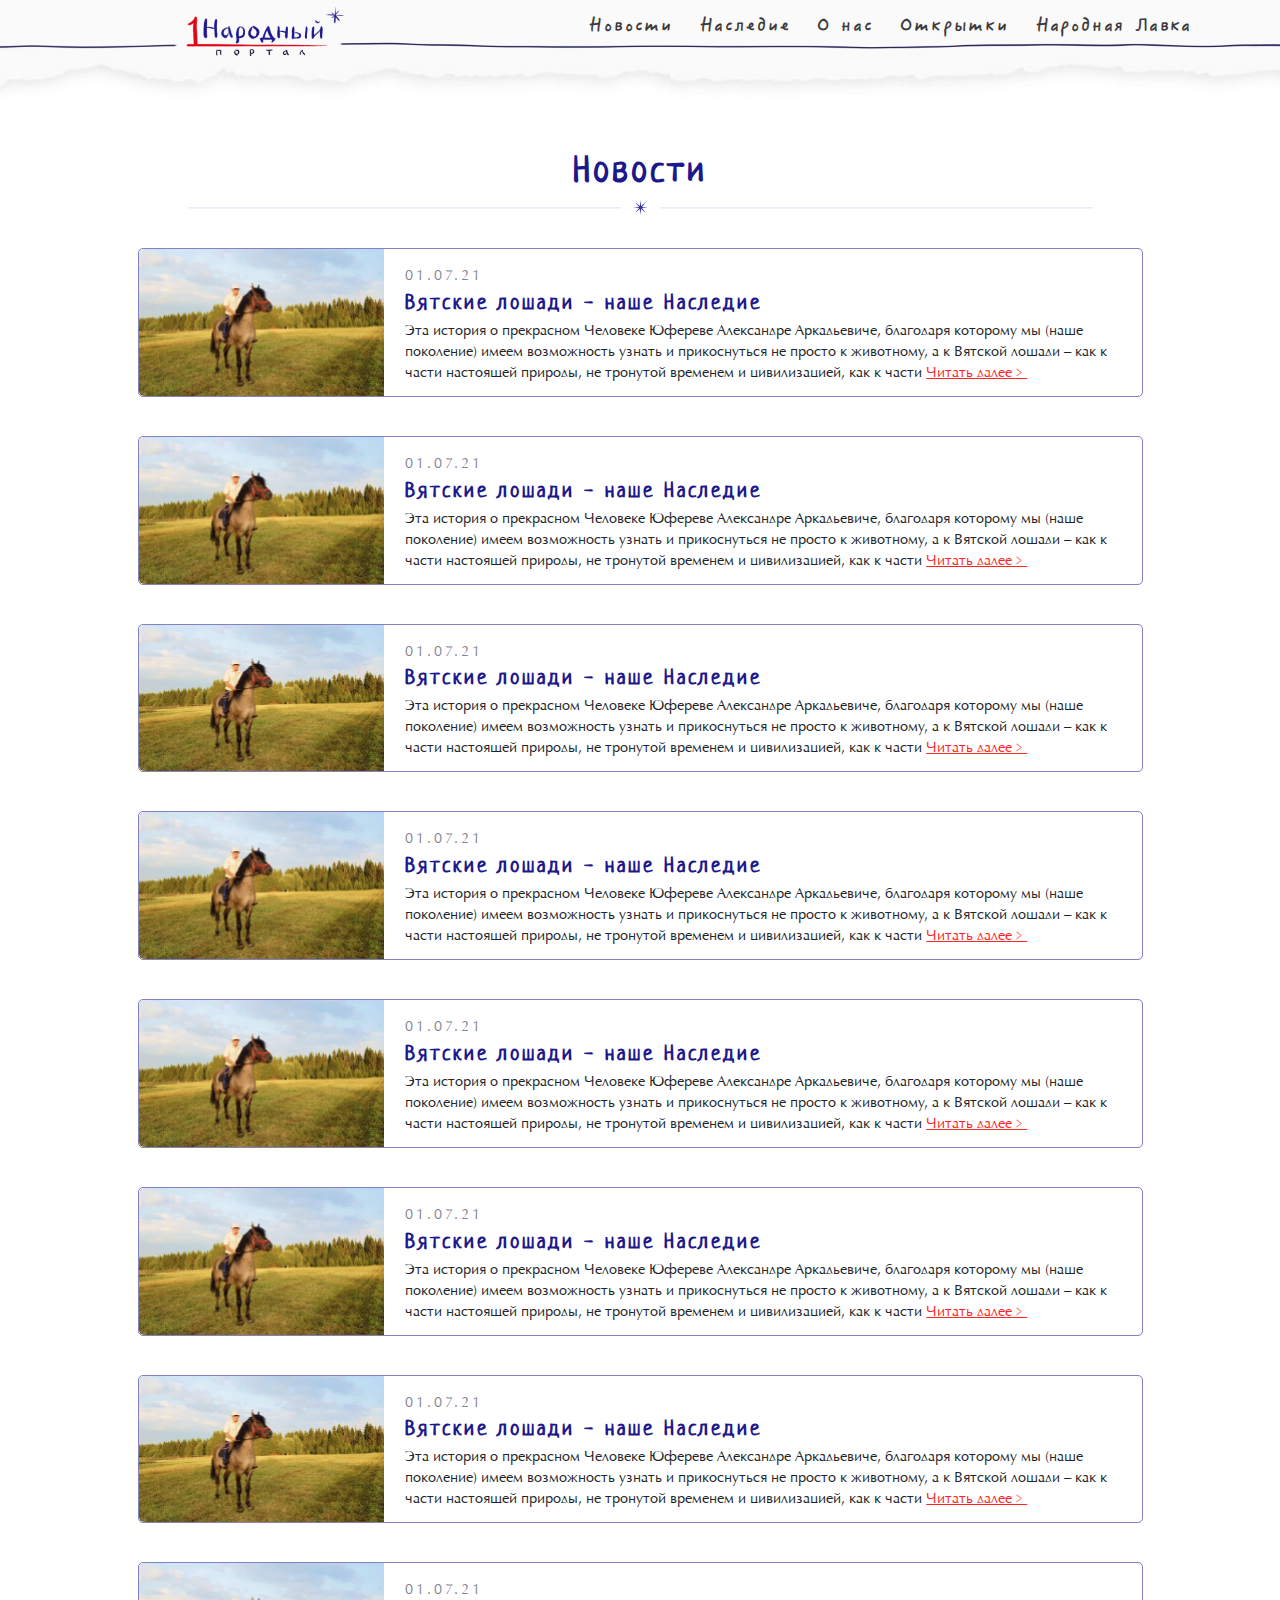
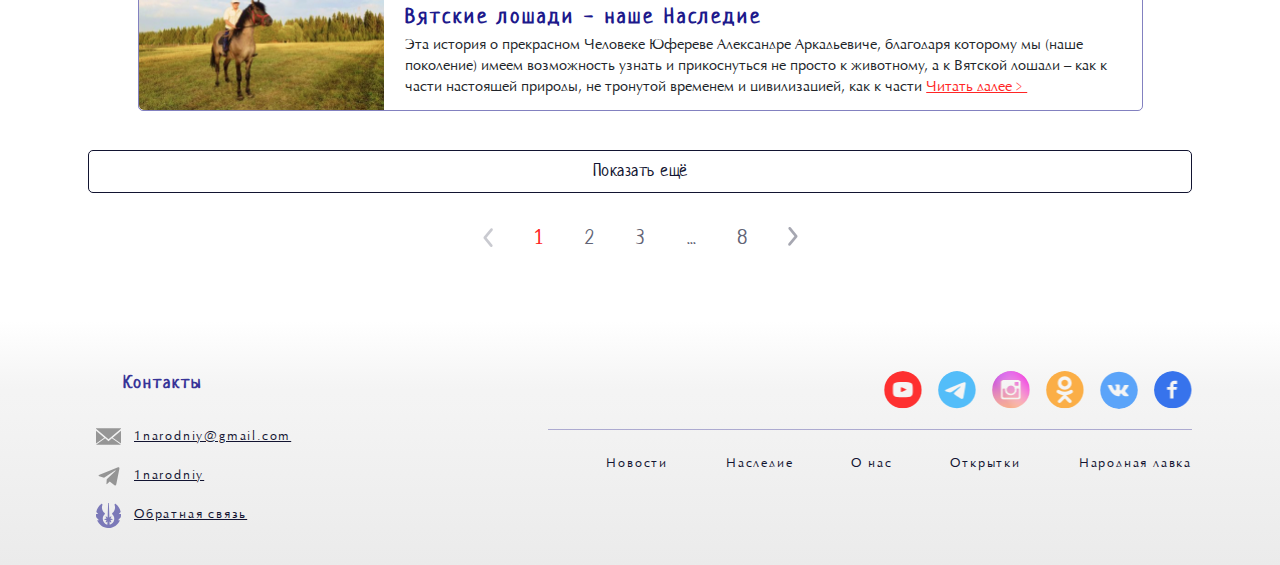
<file: news.html>
<!DOCTYPE html>
<html lang="ru">
<head>
        <meta charset="utf-8">
    <title>Новости - news.html</title>
    <meta name="description" content="">
    <meta http-equiv="X-UA-Compatible" content="IE=edge">
    <meta name="viewport" content="width=device-width, initial-scale=1, maximum-scale=1">
    <meta name="format-detection" content="telephone=no">
    <meta name="tagline" content="https://feodoraxis.ru/">
    <meta name="author" content="Andrei Smorodin @feodoraxis">

    <!-- Styles -->
    <link rel="stylesheet" href="css/all_libs.min.css">
    <link rel="stylesheet" href="css/main.css">
    <link rel="stylesheet" href="css/media.css">

</head>

<body class="container-fluid">

    <!-- Header -->
    <!-- 
    For open menu here -- add to .main__header-page class .active
    F.e.: class="main__header main__header-page active"
-->
<header class="main__header main__header-page">
    <div class="wrapper">
        <div class="flexbox main__header-flexbox">
            <div class="main__header-logo">
                <div class="logo">
                    <a href="/"></a>
                </div>
            </div>
            <div class="main__header-menu">

                <nav class="top__menu">
                    <ul>
                        <li><a href="#">Новости</a></li>
                        <li><a href="#">Наследие</a></li>
                        <li><a href="#">О нас</a></li>
                        <li><a href="#">Открытки</a></li>
                        <li><a href="#">Народная Лавка</a></li>
                    </ul>
                </nav>

            </div>

            <div class="main__header-hamburger">
                <div class="hamburger">
                    <svg width="24" height="15" viewBox="0 0 24 15" fill="none" xmlns="http://www.w3.org/2000/svg">
                        <path d="M22.11 6H0.99C0.0791999 6 0 6.6705 0 7.5C0 8.3295 0.0791999 9 0.99 9H22.11C23.0208 9 23.1 8.3295 23.1 7.5C23.1 6.6705 23.0208 6 22.11 6ZM22.11 12H0.99C0.0791999 12 0 12.6705 0 13.5C0 14.3295 0.0791999 15 0.99 15H22.11C23.0208 15 23.1 14.3295 23.1 13.5C23.1 12.6705 23.0208 12 22.11 12ZM0.99 3H22.11C23.0208 3 23.1 2.3295 23.1 1.5C23.1 0.6705 23.0208 0 22.11 0H0.99C0.0791999 0 0 0.6705 0 1.5C0 2.3295 0.0791999 3 0.99 3Z" fill="#FF2525"/>
                    </svg> 
                </div>
            </div>
        </div>
    </div>
</header>
<div class="main__header-page-fake"></div>

    <!-- Main container -->
    <main class="page news">

        <!-- Content -->

        <div class="news-title">
            <h1>Новости</h1>
        </div>

        <div class="news-list">

            <div class="news-item">

                <div class="news__preview flexbox">

                    <div class="news__preview-thumbnail news__preview-thumbnail-desctop">
                        <a href="#">
                            <img src="img/news-preview.jpg" alt="">
                        </a>
                    </div>
                    <div class="news__preview-content">
                        <div class="news__preview-date news__preview-date-desctop">
                            <time datetime="2021-07-01">01.07.21</time>
                        </div>

                        <div class="news__preview-title">
                            <a href="#">
                                <h3>Вятские лошади - наше Наследие</h3>
                            </a>
                        </div>

                        <div class="news__preview-thumbnail news__preview-thumbnail-mobile">
                            <a href="#">
                                <img src="img/news-preview.jpg" alt="">
                            </a>
                        </div>

                        <div class="news__preview-description">
                            <p>Эта история о прекрасном Человеке Юфереве Александре Аркадьевиче, благодаря которому мы (наше поколение) имеем возможность узнать и прикоснуться не просто к животному, а к Вятской лошади – как к части настоящей природы, не тронутой временем и цивилизацией, как к части  <a href="#">Читать далее﹥</a></p>
                        </div>

                        <div class="news__preview-date news__preview-date-mobile">
                            <time datetime="2021-07-01">01.07.21</time>
                        </div>
                    </div>


                </div>

            </div>

            <div class="news-item">

                <div class="news__preview flexbox">

                    <div class="news__preview-thumbnail news__preview-thumbnail-desctop">
                        <a href="#">
                            <img src="img/news-preview.jpg" alt="">
                        </a>
                    </div>
                    <div class="news__preview-content">
                        <div class="news__preview-date news__preview-date-desctop">
                            <time datetime="2021-07-01">01.07.21</time>
                        </div>

                        <div class="news__preview-title">
                            <a href="#">
                                <h3>Вятские лошади - наше Наследие</h3>
                            </a>
                        </div>

                        <div class="news__preview-thumbnail news__preview-thumbnail-mobile">
                            <a href="#">
                                <img src="img/news-preview.jpg" alt="">
                            </a>
                        </div>

                        <div class="news__preview-description">
                            <p>Эта история о прекрасном Человеке Юфереве Александре Аркадьевиче, благодаря которому мы (наше поколение) имеем возможность узнать и прикоснуться не просто к животному, а к Вятской лошади – как к части настоящей природы, не тронутой временем и цивилизацией, как к части  <a href="#">Читать далее﹥</a></p>
                        </div>

                        <div class="news__preview-date news__preview-date-mobile">
                            <time datetime="2021-07-01">01.07.21</time>
                        </div>
                    </div>


                </div>

            </div>


            <div class="news-item">

                <div class="news__preview flexbox">

                    <div class="news__preview-thumbnail news__preview-thumbnail-desctop">
                        <a href="#">
                            <img src="img/news-preview.jpg" alt="">
                        </a>
                    </div>
                    <div class="news__preview-content">
                        <div class="news__preview-date news__preview-date-desctop">
                            <time datetime="2021-07-01">01.07.21</time>
                        </div>

                        <div class="news__preview-title">
                            <a href="#">
                                <h3>Вятские лошади - наше Наследие</h3>
                            </a>
                        </div>

                        <div class="news__preview-thumbnail news__preview-thumbnail-mobile">
                            <a href="#">
                                <img src="img/news-preview.jpg" alt="">
                            </a>
                        </div>

                        <div class="news__preview-description">
                            <p>Эта история о прекрасном Человеке Юфереве Александре Аркадьевиче, благодаря которому мы (наше поколение) имеем возможность узнать и прикоснуться не просто к животному, а к Вятской лошади – как к части настоящей природы, не тронутой временем и цивилизацией, как к части  <a href="#">Читать далее﹥</a></p>
                        </div>

                        <div class="news__preview-date news__preview-date-mobile">
                            <time datetime="2021-07-01">01.07.21</time>
                        </div>
                    </div>


                </div>

            </div>

            <div class="news-item">

                <div class="news__preview flexbox">

                    <div class="news__preview-thumbnail news__preview-thumbnail-desctop">
                        <a href="#">
                            <img src="img/news-preview.jpg" alt="">
                        </a>
                    </div>
                    <div class="news__preview-content">
                        <div class="news__preview-date news__preview-date-desctop">
                            <time datetime="2021-07-01">01.07.21</time>
                        </div>

                        <div class="news__preview-title">
                            <a href="#">
                                <h3>Вятские лошади - наше Наследие</h3>
                            </a>
                        </div>

                        <div class="news__preview-thumbnail news__preview-thumbnail-mobile">
                            <a href="#">
                                <img src="img/news-preview.jpg" alt="">
                            </a>
                        </div>

                        <div class="news__preview-description">
                            <p>Эта история о прекрасном Человеке Юфереве Александре Аркадьевиче, благодаря которому мы (наше поколение) имеем возможность узнать и прикоснуться не просто к животному, а к Вятской лошади – как к части настоящей природы, не тронутой временем и цивилизацией, как к части  <a href="#">Читать далее﹥</a></p>
                        </div>

                        <div class="news__preview-date news__preview-date-mobile">
                            <time datetime="2021-07-01">01.07.21</time>
                        </div>
                    </div>


                </div>

            </div>

            <div class="news-item">

                <div class="news__preview flexbox">

                    <div class="news__preview-thumbnail news__preview-thumbnail-desctop">
                        <a href="#">
                            <img src="img/news-preview.jpg" alt="">
                        </a>
                    </div>
                    <div class="news__preview-content">
                        <div class="news__preview-date news__preview-date-desctop">
                            <time datetime="2021-07-01">01.07.21</time>
                        </div>

                        <div class="news__preview-title">
                            <a href="#">
                                <h3>Вятские лошади - наше Наследие</h3>
                            </a>
                        </div>

                        <div class="news__preview-thumbnail news__preview-thumbnail-mobile">
                            <a href="#">
                                <img src="img/news-preview.jpg" alt="">
                            </a>
                        </div>

                        <div class="news__preview-description">
                            <p>Эта история о прекрасном Человеке Юфереве Александре Аркадьевиче, благодаря которому мы (наше поколение) имеем возможность узнать и прикоснуться не просто к животному, а к Вятской лошади – как к части настоящей природы, не тронутой временем и цивилизацией, как к части  <a href="#">Читать далее﹥</a></p>
                        </div>

                        <div class="news__preview-date news__preview-date-mobile">
                            <time datetime="2021-07-01">01.07.21</time>
                        </div>
                    </div>


                </div>

            </div>

            <div class="news-item">

                <div class="news__preview flexbox">

                    <div class="news__preview-thumbnail news__preview-thumbnail-desctop">
                        <a href="#">
                            <img src="img/news-preview.jpg" alt="">
                        </a>
                    </div>
                    <div class="news__preview-content">
                        <div class="news__preview-date news__preview-date-desctop">
                            <time datetime="2021-07-01">01.07.21</time>
                        </div>

                        <div class="news__preview-title">
                            <a href="#">
                                <h3>Вятские лошади - наше Наследие</h3>
                            </a>
                        </div>

                        <div class="news__preview-thumbnail news__preview-thumbnail-mobile">
                            <a href="#">
                                <img src="img/news-preview.jpg" alt="">
                            </a>
                        </div>

                        <div class="news__preview-description">
                            <p>Эта история о прекрасном Человеке Юфереве Александре Аркадьевиче, благодаря которому мы (наше поколение) имеем возможность узнать и прикоснуться не просто к животному, а к Вятской лошади – как к части настоящей природы, не тронутой временем и цивилизацией, как к части  <a href="#">Читать далее﹥</a></p>
                        </div>

                        <div class="news__preview-date news__preview-date-mobile">
                            <time datetime="2021-07-01">01.07.21</time>
                        </div>
                    </div>


                </div>

            </div>

            <div class="news-item">

                <div class="news__preview flexbox">

                    <div class="news__preview-thumbnail news__preview-thumbnail-desctop">
                        <a href="#">
                            <img src="img/news-preview.jpg" alt="">
                        </a>
                    </div>
                    <div class="news__preview-content">
                        <div class="news__preview-date news__preview-date-desctop">
                            <time datetime="2021-07-01">01.07.21</time>
                        </div>

                        <div class="news__preview-title">
                            <a href="#">
                                <h3>Вятские лошади - наше Наследие</h3>
                            </a>
                        </div>

                        <div class="news__preview-thumbnail news__preview-thumbnail-mobile">
                            <a href="#">
                                <img src="img/news-preview.jpg" alt="">
                            </a>
                        </div>

                        <div class="news__preview-description">
                            <p>Эта история о прекрасном Человеке Юфереве Александре Аркадьевиче, благодаря которому мы (наше поколение) имеем возможность узнать и прикоснуться не просто к животному, а к Вятской лошади – как к части настоящей природы, не тронутой временем и цивилизацией, как к части  <a href="#">Читать далее﹥</a></p>
                        </div>

                        <div class="news__preview-date news__preview-date-mobile">
                            <time datetime="2021-07-01">01.07.21</time>
                        </div>
                    </div>


                </div>

            </div>

            <div class="news-item">

                <div class="news__preview flexbox">

                    <div class="news__preview-thumbnail news__preview-thumbnail-desctop">
                        <a href="#">
                            <img src="img/news-preview.jpg" alt="">
                        </a>
                    </div>
                    <div class="news__preview-content">
                        <div class="news__preview-date news__preview-date-desctop">
                            <time datetime="2021-07-01">01.07.21</time>
                        </div>

                        <div class="news__preview-title">
                            <a href="#">
                                <h3>Вятские лошади - наше Наследие</h3>
                            </a>
                        </div>

                        <div class="news__preview-thumbnail news__preview-thumbnail-mobile">
                            <a href="#">
                                <img src="img/news-preview.jpg" alt="">
                            </a>
                        </div>

                        <div class="news__preview-description">
                            <p>Эта история о прекрасном Человеке Юфереве Александре Аркадьевиче, благодаря которому мы (наше поколение) имеем возможность узнать и прикоснуться не просто к животному, а к Вятской лошади – как к части настоящей природы, не тронутой временем и цивилизацией, как к части  <a href="#">Читать далее﹥</a></p>
                        </div>

                        <div class="news__preview-date news__preview-date-mobile">
                            <time datetime="2021-07-01">01.07.21</time>
                        </div>
                    </div>


                </div>

            </div>

            

        </div>
        
                <section class="pagination">
            <div class="wrapper">
                <div class="pagination-upload">
                    <button class="btn btn-pagination">Показать ещё</button>
                </div>

                <div class="pagination-list">
                    <ul>
                        <li><a href="#"><span class="pagination-item pagination-item-arrow pagination-item-arrow-prev"></span></a></li>
                        <li><span class="pagination-item pagination-item-num pagination-item-current">1</span></li>
                        <li><a href="#"><span class="pagination-item pagination-item-num">2</span></a></li>
                        <li><a href="#"><span class="pagination-item pagination-item-num">3</span></a></li>
                        <li><a href="#"><span class="pagination-item pagination-item-num">...</span></a></li>
                        <li><a href="#"><span class="pagination-item pagination-item-num">8</span></a></li>
                        <li><a href="#"><span class="pagination-item pagination-item-arrow pagination-item-arrow-next pagination-item-arrow-active"></span></a></li>
                    </ul>
                </div>
            </div>
        </section>


    </main>
	
    <!-- Footer -->
        <footer class="main__footer">
        <div class="wrapper">
            <div class="flexbox">

                <div class="main__footer-first">
                    <div class="main__footer-contacts">
                        <div class="main__footer-contacts-title">
                            <b>Контакты</b>
                        </div>
                        <ul>
                            <li><a class="main__footer-contacts-email" href="#">1narodniy@gmail.com</a></li>
                            <li><a class="main__footer-contacts-telegram" href="#">1narodniy</a></li>
                            <li><a class="main__footer-contacts-recall" href="#">Обратная связь</a></li>
                        </ul>
                    </div>
                </div>

                <div class="main__footer-second">
                    <!-- <div class="flexbox flexbox-justify-content-flex-end flexbox-flex-direction-column"> -->
                        <div class="main__footer-sn">
                            <ul class="sn">
                                <li><a class="sn-youtube" href="#"></a></li>
                                <li><a class="sn-telegram" href="#"></a></li>
                                <li><a class="sn-instagram" href="#"></a></li>
                                <li><a class="sn-ok" href="#"></a></li>
                                <li><a class="sn-vk" href="#"></a></li>
                                <li><a class="sn-facebook" href="#"></a></li>
                            </ul>
                        </div>
                        <div class="main__footer-menu">
                            <nav class="footer_menu">
                                <ul>
                                    <li><a href="#">Новости</a></li>
                                    <li><a href="#">Наследие</a></li>
                                    <li><a href="#">О нас</a></li>
                                    <li><a href="#">Открытки</a></li>
                                    <li><a href="#">Народная лавка</a></li>
                                </ul>
                            </nav>
                        </div>
                    <!-- </div> -->
                </div>

            </div>
        </div>
    </footer>

    <div id="to__top" class="to__top"></div>

    <!--

    Андрей Смородин — https://feodoraxis.ru

    -->


</body>
</html>
</file>
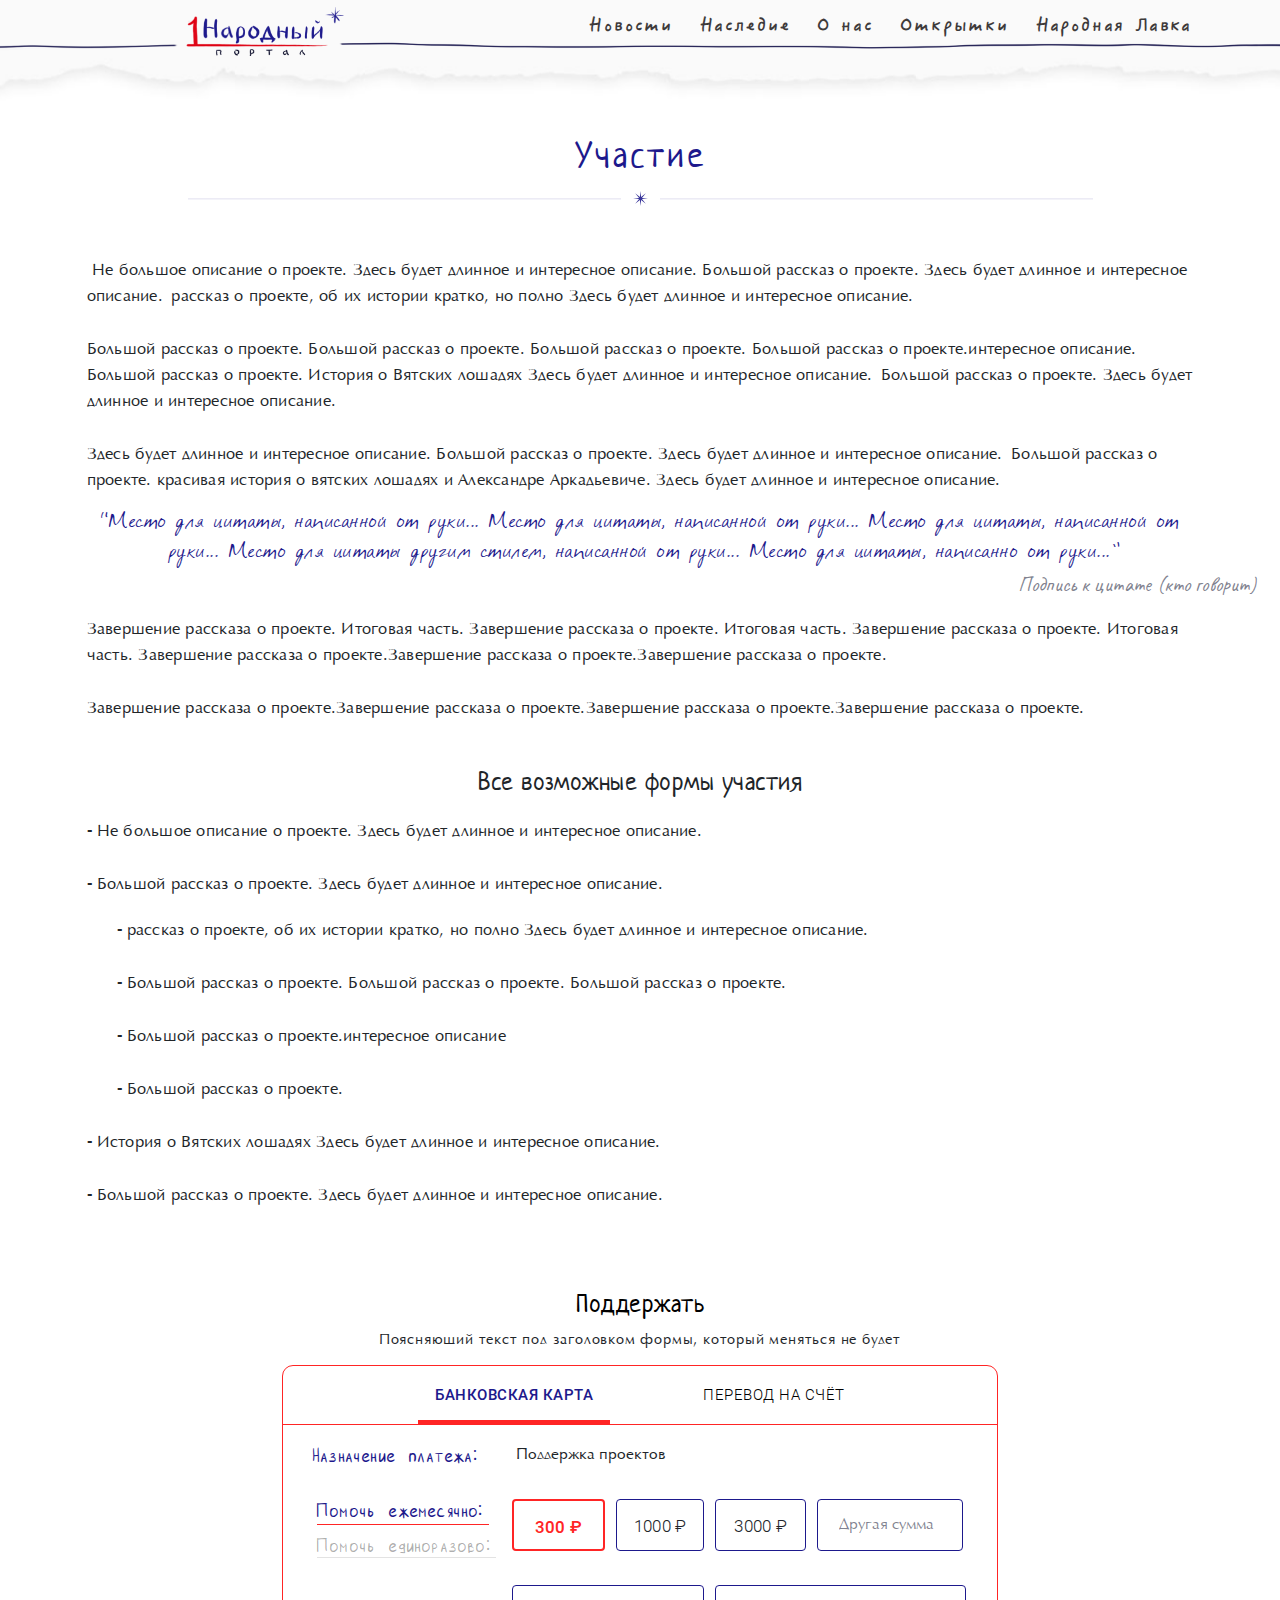
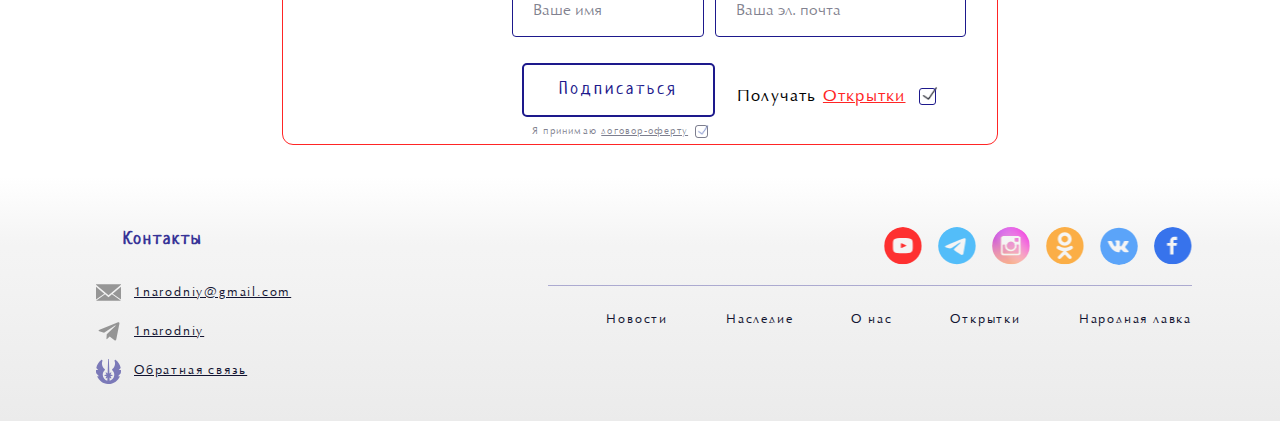
<file: participation.html>
<!DOCTYPE html>
<html lang="ru">
<head>
        <meta charset="utf-8">
    <title>Участие - participation.html</title>
    <meta name="description" content="">
    <meta http-equiv="X-UA-Compatible" content="IE=edge">
    <meta name="viewport" content="width=device-width, initial-scale=1, maximum-scale=1">
    <meta name="format-detection" content="telephone=no">
    <meta name="tagline" content="https://feodoraxis.ru/">
    <meta name="author" content="Andrei Smorodin @feodoraxis">

    <!-- Styles -->
    <link rel="stylesheet" href="css/all_libs.min.css">
    <link rel="stylesheet" href="css/main.css">
    <link rel="stylesheet" href="css/media.css">

</head>

<body class="container-fluid">

    <!-- Header -->
    <!-- 
    For open menu here -- add to .main__header-page class .active
    F.e.: class="main__header main__header-page active"
-->
<header class="main__header main__header-page">
    <div class="wrapper">
        <div class="flexbox main__header-flexbox">
            <div class="main__header-logo">
                <div class="logo">
                    <a href="/"></a>
                </div>
            </div>
            <div class="main__header-menu">

                <nav class="top__menu">
                    <ul>
                        <li><a href="#">Новости</a></li>
                        <li><a href="#">Наследие</a></li>
                        <li><a href="#">О нас</a></li>
                        <li><a href="#">Открытки</a></li>
                        <li><a href="#">Народная Лавка</a></li>
                    </ul>
                </nav>

            </div>

            <div class="main__header-hamburger">
                <div class="hamburger">
                    <svg width="24" height="15" viewBox="0 0 24 15" fill="none" xmlns="http://www.w3.org/2000/svg">
                        <path d="M22.11 6H0.99C0.0791999 6 0 6.6705 0 7.5C0 8.3295 0.0791999 9 0.99 9H22.11C23.0208 9 23.1 8.3295 23.1 7.5C23.1 6.6705 23.0208 6 22.11 6ZM22.11 12H0.99C0.0791999 12 0 12.6705 0 13.5C0 14.3295 0.0791999 15 0.99 15H22.11C23.0208 15 23.1 14.3295 23.1 13.5C23.1 12.6705 23.0208 12 22.11 12ZM0.99 3H22.11C23.0208 3 23.1 2.3295 23.1 1.5C23.1 0.6705 23.0208 0 22.11 0H0.99C0.0791999 0 0 0.6705 0 1.5C0 2.3295 0.0791999 3 0.99 3Z" fill="#FF2525"/>
                    </svg> 
                </div>
            </div>
        </div>
    </div>
</header>
<div class="main__header-page-fake"></div>

    <!-- Main container -->
    <main class="page about">

        <!-- Content -->

        <div class="about-title about-title-blue">
            <h1>Участие</h1>
        </div>

        <div class="about-body">
            <div class="about-wrapper">
                <p> Не большое описание о проекте. Здесь будет длинное и интересное описание. Большой рассказ о проекте. Здесь будет длинное и интересное описание.  рассказ о проекте, об их истории кратко, но полно Здесь будет длинное и интересное описание. </p>
                <p>Большой рассказ о проекте. Большой рассказ о проекте. Большой рассказ о проекте. Большой рассказ о проекте.интересное описание. Большой рассказ о проекте. История о Вятских лошадях Здесь будет длинное и интересное описание.  Большой рассказ о проекте. Здесь будет длинное и интересное описание.</p>
                <p>Здесь будет длинное и интересное описание. Большой рассказ о проекте. Здесь будет длинное и интересное описание.  Большой рассказ о проекте. красивая история о вятских лошадях и Александре Аркадьевиче. Здесь будет длинное и интересное описание.</p>
                <blockquote class="participation-blockquote">
                    <p>“Место для цитаты, написанной от руки... Место для цитаты, написанной от руки... Место для цитаты, написанной от<br /> руки... Место для цитаты другим стилем, написанной от руки... Место для цитаты, написанно от руки...”</p>
                    <span>Подпись к цитате (кто говорит)</span>
                </blockquote>
                <p>Завершение рассказа о проекте. Итоговая часть. Завершение рассказа о проекте. Итоговая часть. Завершение рассказа о проекте. Итоговая часть. Завершение рассказа о проекте.Завершение рассказа о проекте.Завершение рассказа о проекте.</p>
                <p>Завершение рассказа о проекте.Завершение рассказа о проекте.Завершение рассказа о проекте.Завершение рассказа о проекте.</p>
            
                <h2>Все возможные формы участия</h2>

                <ul>
                    <li>Не большое описание о проекте. Здесь будет длинное и интересное описание.</li>
                    <li>Большой рассказ о проекте. Здесь будет длинное и интересное описание. 

                        <ul>
                            <li>рассказ о проекте, об их истории кратко, но полно Здесь будет длинное и интересное описание. </li>
                            <li>Большой рассказ о проекте. Большой рассказ о проекте. Большой рассказ о проекте. </li>
                            <li>Большой рассказ о проекте.интересное описание</li>
                            <li>Большой рассказ о проекте.</li>
                        </ul>
                    </li>
                    <li>История о Вятских лошадях Здесь будет длинное и интересное описание.</li>
                    <li>Большой рассказ о проекте. Здесь будет длинное и интересное описание.</li>
                </ul>

                
            </div>
            
        </div>

        <section class="support support-participation">

            <div class="support-head">
                <div class="title__second support-title">
                    <h2>Поддержать</h2>
                </div>
                <div class="section__description section__description-second">
                    <p>Поясняющий текст под заголовком формы, который меняться не будет</p>
                </div>
            </div>

            <div class="support-body">

                <div class="support-block">
                    

                        <ul class="support-tabs">
                            <li class="active">Банковская карта</li>
                            <li>Перевод на счёт</li>
                        </ul>

                        <div class="support-tab active">

                            <form action="">
                                <div class="support-table support-table-first support-table-align-center">

                                    <div class="support-table-name">
                                        <p>Назначение платежа:</p>
                                    </div>
                                    <div class="support-table-val">
                                        <p>Поддержка проектов</p>
                                    </div>

                                </div>
                                <div class="support-table support-table-price support-table-align-center">
                                    <div class="support-table-name">
                                        <div class="support-table-name-two">
                                            <p class="active">Помочь ежемесячно:</p>
                                            <p>Помочь единоразово:</p>
                                        </div>
                                    </div>
                                    <div class="support-table-val">
                                        
                                        <div class="support-flexbox support-flexbox-price flexbox">
                                            <div class="support-flexbox-item">
                                                <div class="radio__summ checked">
                                                    <input type="radio" value="300" name="summ_radio" id="summ_radio-1">
                                                    <label for="summ_radio-1">300 ₽</span>
                                                </div>
                                            </div>
                                            <div class="support-flexbox-item">
                                                <div class="radio__summ radio__summ-second">
                                                    <input type="radio" value="1000" name="summ_radio" id="summ_radio-2">
                                                    <label for="summ_radio-2">1000 ₽</label>
                                                </div>
                                            </div>
                                            <div class="support-flexbox-item">
                                                <div class="radio__summ radio__summ-thith">
                                                    <input type="radio" value="3000" name="summ_radio" id="summ_radio-3">
                                                    <label for="summ_radio-3">3000 ₽</label>
                                                </div>
                                            </div>
                                            <div class="support-flexbox-item">
                                                <input type="text" class="input-support" placeholder="Другая сумма" name="summ_text">
                                            </div>
                                        </div>

                                        <!-- <div class="support-error">
                                            <p>Выберите сумму или укажите другую сумму</p>
                                        </div> -->

                                    </div>
                                </div>

                                <div class="support-table support-flexbox-contact_data support-table-align-center">
                                    <div class="support-table-name"></div>
                                    <div class="support-table-val">
                                        <div class="flexbox support-user_data support-flexbox-price">
                                            <div class="support-flexbox-item">
                                                <input type="text" placeholder="Ваше имя">
                                                <!-- <div class="support-error">
                                                    <p>Укажите ваше имя</p>
                                                </div> -->
                                            </div>
                                            <div class="support-flexbox-item">
                                                <input type="email" placeholder="Ваша эл. почта">
                                            </div>
                                        </div>
                                    </div>
                                </div>

                                <div class="support-table support-table-align-center support-table-postcard" id="postcard_1" style="display: none">
                                    <div class="support-table-name"><p>Данные для<br> отправления открыток:</p></div>
                                    <div class="support-table-val">
                                        <div class="flexbox support-flexbox-price support-postcard">
                                            <div class="support-flexbox-item">
                                                <input type="text" placeholder="ФИО">
                                            </div>
                                            <div class="support-flexbox-item">
                                                <input type="text" placeholder="Индекс">
                                            </div>
                                        </div>
                                    </div>
                                </div>
                                <div class="support-table support-table-align-center support-table-address" id="postcard_2" style="display: none">
                                    <div class="support-table-name"></div>
                                    <div class="support-table-val">
                                        <div class="flexbox support-flexbox-price support-address">
                                            <div class="support-flexbox-item">
                                                <input type="text" placeholder="Ваш полный адрес">
                                            </div>
                                        </div>
                                    </div>
                                </div>

                                
                                <div class="support-table support-table-last support-table-align-center">
                                    <div class="support-table-name"></div>
                                    <div class="support-table-val">
                                        <div class="flexbox support-flexbox-price support-form-bottom">

                                            <div class="flexbox support-button">
                                                <div>
                                                    <button class="btn btn-blue btn-support">Подписаться</button>
                                                </div>
                                                <div class="support-get_carts">
                                                    <div class="style__checkbox style__checkbox-big checked">
                                                        <label for="get_carts">Получать <a href="#">Открытки</a></label>
                                                        <input type="checkbox" id="get_carts">
                                                    </div>
                                                    
                                                </div>
                                            </div>

                                            <div class="support-iaggree">
                                                <div class="style__checkbox checked">
                                                    <label for="oferta">Я принимаю <a href="#">договор-оферту</a></label>
                                                    <input type="checkbox" id="oferta">
                                                </div>
                                            </div>

                                        </div>

                                    </div>

                                </div>
                            </form>

                        </div>
                        <div class="support-tab support-tab-transfer">
                            <div class="support-transfer">
                                <p>Фонд «Империя возрождения культурно-исторического наследия, поддержки и реализации<br> социальных, благотворительных программ имени Романовых»</p>

                                <div class="support-transfer-purpose">
                                    <p><span>Назначение платежа:</span> Поддержка проектов</p>
                                </div>

                                <div class="support-transfer-requisites flexbox">
                                    <div class="support-transfer-requisites-item">
                                        <p>
                                            <span>ИНН:</span>
                                            9710060699
                                        </p>
                                        <p>
                                            <span>КПП:</span>
                                            771001001
                                        </p>
                                        <p>
                                            <span>ОГРН/ОГРНИП:</span>
                                            1187700009023
                                        </p>
                                        <p>
                                            <span>ОКТМО:</span>
                                            45000000000
                                        </p>
                                    </div>
                                    <div class="support-transfer-requisites-item">
                                        <p>
                                            <span>Расчётный счёт:</span>
                                            40703810638000009602
                                        </p>
                                        <p>
                                            <span>Банк:</span>
                                            ПАО СБЕРБАНК
                                        </p>
                                        <p>
                                            <span>БИК:</span>
                                            044525225
                                        </p>
                                        <p>
                                            <span>Корреспондентский счёт:</span>
                                            30101810400000000225
                                        </p>
                                    </div>
                                </div>
                            </div>
                        </div>
                        
                    </form>
                </div>

            </div>

        </section>

    </main>
	
    <!-- Footer -->
        <footer class="main__footer">
        <div class="wrapper">
            <div class="flexbox">

                <div class="main__footer-first">
                    <div class="main__footer-contacts">
                        <div class="main__footer-contacts-title">
                            <b>Контакты</b>
                        </div>
                        <ul>
                            <li><a class="main__footer-contacts-email" href="#">1narodniy@gmail.com</a></li>
                            <li><a class="main__footer-contacts-telegram" href="#">1narodniy</a></li>
                            <li><a class="main__footer-contacts-recall" href="#">Обратная связь</a></li>
                        </ul>
                    </div>
                </div>

                <div class="main__footer-second">
                    <!-- <div class="flexbox flexbox-justify-content-flex-end flexbox-flex-direction-column"> -->
                        <div class="main__footer-sn">
                            <ul class="sn">
                                <li><a class="sn-youtube" href="#"></a></li>
                                <li><a class="sn-telegram" href="#"></a></li>
                                <li><a class="sn-instagram" href="#"></a></li>
                                <li><a class="sn-ok" href="#"></a></li>
                                <li><a class="sn-vk" href="#"></a></li>
                                <li><a class="sn-facebook" href="#"></a></li>
                            </ul>
                        </div>
                        <div class="main__footer-menu">
                            <nav class="footer_menu">
                                <ul>
                                    <li><a href="#">Новости</a></li>
                                    <li><a href="#">Наследие</a></li>
                                    <li><a href="#">О нас</a></li>
                                    <li><a href="#">Открытки</a></li>
                                    <li><a href="#">Народная лавка</a></li>
                                </ul>
                            </nav>
                        </div>
                    <!-- </div> -->
                </div>

            </div>
        </div>
    </footer>

    <div id="to__top" class="to__top"></div>

    <!--

    Андрей Смородин — https://feodoraxis.ru

    -->


</body>
</html>
</file>
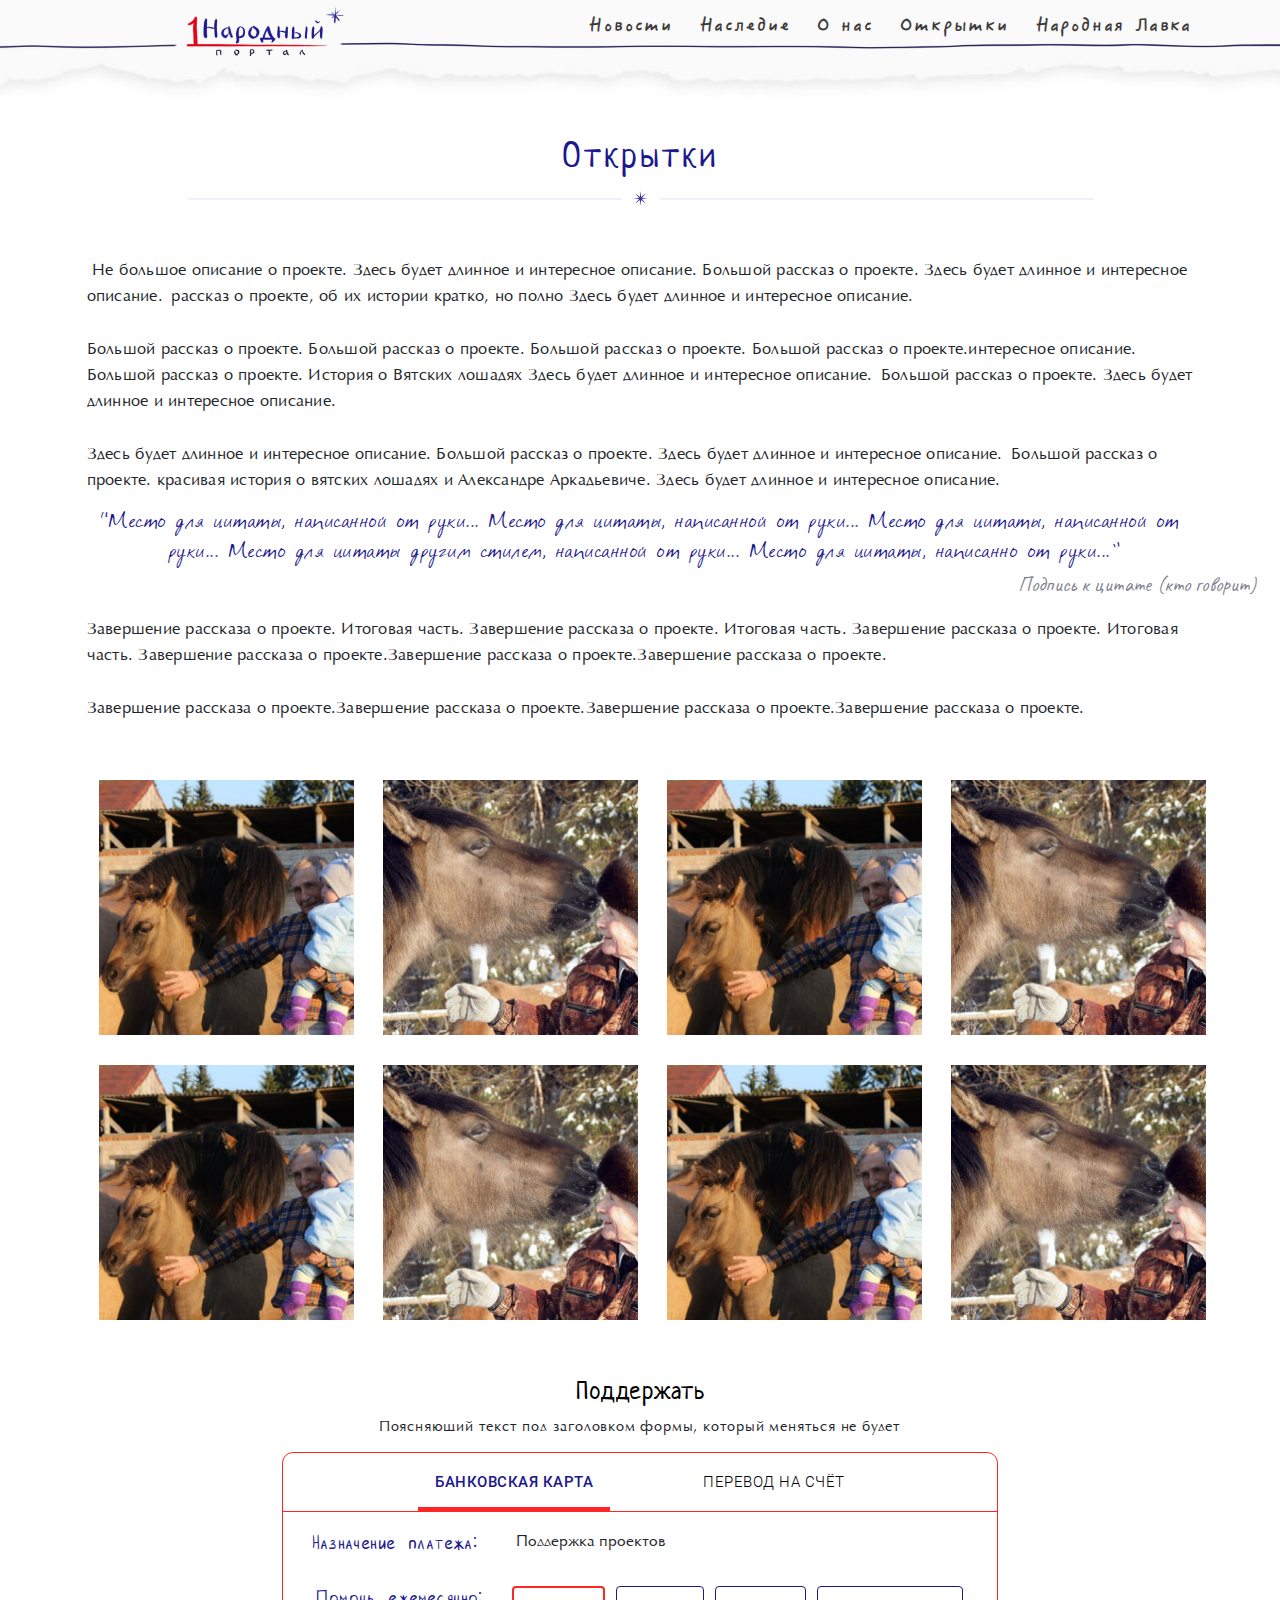
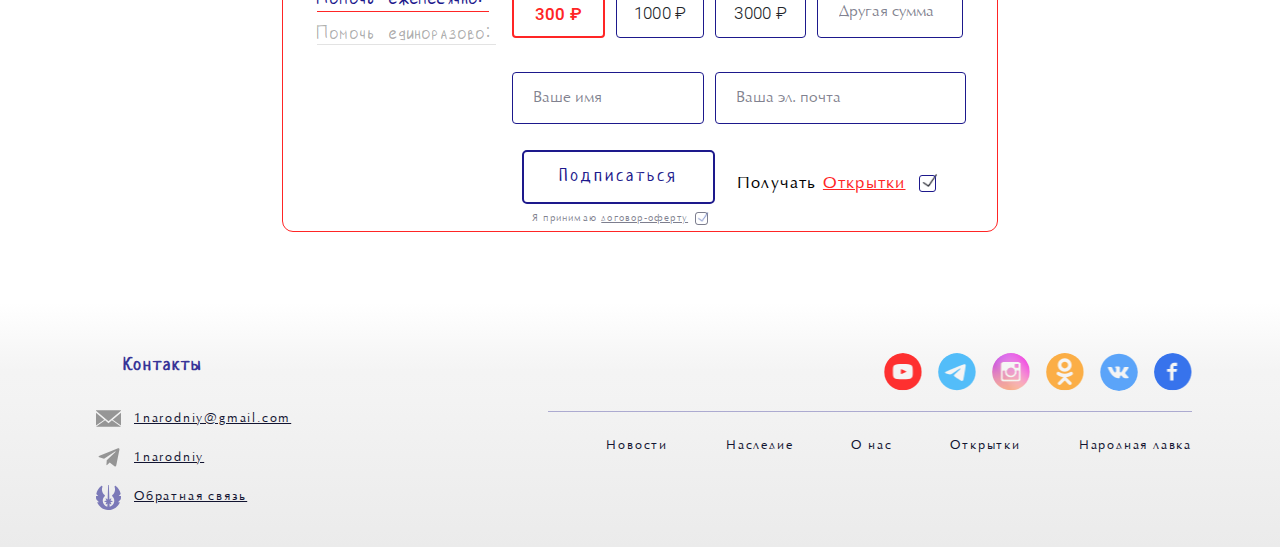
<file: postcards.html>
<!DOCTYPE html>
<html lang="ru">
<head>
        <meta charset="utf-8">
    <title>Открытки - postcards.html</title>
    <meta name="description" content="">
    <meta http-equiv="X-UA-Compatible" content="IE=edge">
    <meta name="viewport" content="width=device-width, initial-scale=1, maximum-scale=1">
    <meta name="format-detection" content="telephone=no">
    <meta name="tagline" content="https://feodoraxis.ru/">
    <meta name="author" content="Andrei Smorodin @feodoraxis">

    <!-- Styles -->
    <link rel="stylesheet" href="css/all_libs.min.css">
    <link rel="stylesheet" href="css/main.css">
    <link rel="stylesheet" href="css/media.css">

</head>

<body class="container-fluid">

    <!-- Header -->
    <!-- 
    For open menu here -- add to .main__header-page class .active
    F.e.: class="main__header main__header-page active"
-->
<header class="main__header main__header-page">
    <div class="wrapper">
        <div class="flexbox main__header-flexbox">
            <div class="main__header-logo">
                <div class="logo">
                    <a href="/"></a>
                </div>
            </div>
            <div class="main__header-menu">

                <nav class="top__menu">
                    <ul>
                        <li><a href="#">Новости</a></li>
                        <li><a href="#">Наследие</a></li>
                        <li><a href="#">О нас</a></li>
                        <li><a href="#">Открытки</a></li>
                        <li><a href="#">Народная Лавка</a></li>
                    </ul>
                </nav>

            </div>

            <div class="main__header-hamburger">
                <div class="hamburger">
                    <svg width="24" height="15" viewBox="0 0 24 15" fill="none" xmlns="http://www.w3.org/2000/svg">
                        <path d="M22.11 6H0.99C0.0791999 6 0 6.6705 0 7.5C0 8.3295 0.0791999 9 0.99 9H22.11C23.0208 9 23.1 8.3295 23.1 7.5C23.1 6.6705 23.0208 6 22.11 6ZM22.11 12H0.99C0.0791999 12 0 12.6705 0 13.5C0 14.3295 0.0791999 15 0.99 15H22.11C23.0208 15 23.1 14.3295 23.1 13.5C23.1 12.6705 23.0208 12 22.11 12ZM0.99 3H22.11C23.0208 3 23.1 2.3295 23.1 1.5C23.1 0.6705 23.0208 0 22.11 0H0.99C0.0791999 0 0 0.6705 0 1.5C0 2.3295 0.0791999 3 0.99 3Z" fill="#FF2525"/>
                    </svg> 
                </div>
            </div>
        </div>
    </div>
</header>
<div class="main__header-page-fake"></div>

    <!-- Main container -->
    <main class="page about">

        <!-- Content -->

        <div class="about-title about-title-blue">
            <h1>Открытки</h1>
        </div>

        <div class="about-body">
            <div class="about-wrapper">
                <p> Не большое описание о проекте. Здесь будет длинное и интересное описание. Большой рассказ о проекте. Здесь будет длинное и интересное описание.  рассказ о проекте, об их истории кратко, но полно Здесь будет длинное и интересное описание. </p>
                <p>Большой рассказ о проекте. Большой рассказ о проекте. Большой рассказ о проекте. Большой рассказ о проекте.интересное описание. Большой рассказ о проекте. История о Вятских лошадях Здесь будет длинное и интересное описание.  Большой рассказ о проекте. Здесь будет длинное и интересное описание.</p>
                <p>Здесь будет длинное и интересное описание. Большой рассказ о проекте. Здесь будет длинное и интересное описание.  Большой рассказ о проекте. красивая история о вятских лошадях и Александре Аркадьевиче. Здесь будет длинное и интересное описание.</p>
                <blockquote class="participation-blockquote">
                    <p>“Место для цитаты, написанной от руки... Место для цитаты, написанной от руки... Место для цитаты, написанной от<br /> руки... Место для цитаты другим стилем, написанной от руки... Место для цитаты, написанно от руки...”</p>
                    <span>Подпись к цитате (кто говорит)</span>
                </blockquote>
                <p>Завершение рассказа о проекте. Итоговая часть. Завершение рассказа о проекте. Итоговая часть. Завершение рассказа о проекте. Итоговая часть. Завершение рассказа о проекте.Завершение рассказа о проекте.Завершение рассказа о проекте.</p>
                <p>Завершение рассказа о проекте.Завершение рассказа о проекте.Завершение рассказа о проекте.Завершение рассказа о проекте.</p>
            
                <div class="postcards-gallery">
                    <div class="postcards-gallery-item">
                        <div class="gallery__item">
                            <div class="bg">
                                <picture>
                                    <img src="img/gallery/center.jpg" alt="">
                                </picture>
                            </div>
                        </div>
                    </div>
                    <div class="postcards-gallery-item">
                        <div class="gallery__item">
                            <div class="bg">
                                <picture>
                                    <img src="img/gallery/extreme.jpg" alt="">
                                </picture>
                            </div>
                        </div>
                    </div>
                    <div class="postcards-gallery-item">
                        <div class="gallery__item">
                            <div class="bg">
                                <picture>
                                    <img src="img/gallery/center.jpg" alt="">
                                </picture>
                            </div>
                        </div>
                    </div>
                    <div class="postcards-gallery-item">
                        <div class="gallery__item">
                            <div class="bg">
                                <picture>
                                    <img src="img/gallery/extreme.jpg" alt="">
                                </picture>
                            </div>
                        </div>
                    </div>
                    <div class="postcards-gallery-item">
                        <div class="gallery__item">
                            <div class="bg">
                                <picture>
                                    <img src="img/gallery/center.jpg" alt="">
                                </picture>
                            </div>
                        </div>
                    </div>
                    <div class="postcards-gallery-item">
                        <div class="gallery__item">
                            <div class="bg">
                                <picture>
                                    <img src="img/gallery/extreme.jpg" alt="">
                                </picture>
                            </div>
                        </div>
                    </div>
                    <div class="postcards-gallery-item">
                        <div class="gallery__item">
                            <div class="bg">
                                <picture>
                                    <img src="img/gallery/center.jpg" alt="">
                                </picture>
                            </div>
                        </div>
                    </div>
                    <div class="postcards-gallery-item">
                        <div class="gallery__item">
                            <div class="bg">
                                <picture>
                                    <img src="img/gallery/extreme.jpg" alt="">
                                </picture>
                            </div>
                        </div>
                    </div>
                </div>
            </div>
        </div>

        <section class="support postcards-support">

            <div class="support-head">
                <div class="title__second support-title">
                    <h2>Поддержать</h2>
                </div>
                <div class="section__description section__description-second">
                    <p>Поясняющий текст под заголовком формы, который меняться не будет</p>
                </div>
            </div>

            <div class="support-body">

                <div class="support-block">
                    

                        <ul class="support-tabs">
                            <li class="active">Банковская карта</li>
                            <li>Перевод на счёт</li>
                        </ul>

                        <div class="support-tab active">

                            <form action="">
                                <div class="support-table support-table-first support-table-align-center">

                                    <div class="support-table-name">
                                        <p>Назначение платежа:</p>
                                    </div>
                                    <div class="support-table-val">
                                        <p>Поддержка проектов</p>
                                    </div>

                                </div>
                                <div class="support-table support-table-price support-table-align-center">
                                    <div class="support-table-name">
                                        <div class="support-table-name-two">
                                            <p class="active">Помочь ежемесячно:</p>
                                            <p>Помочь единоразово:</p>
                                        </div>
                                    </div>
                                    <div class="support-table-val">
                                        
                                        <div class="support-flexbox support-flexbox-price flexbox">
                                            <div class="support-flexbox-item">
                                                <div class="radio__summ checked">
                                                    <input type="radio" value="300" name="summ_radio" id="summ_radio-1">
                                                    <label for="summ_radio-1">300 ₽</span>
                                                </div>
                                            </div>
                                            <div class="support-flexbox-item">
                                                <div class="radio__summ radio__summ-second">
                                                    <input type="radio" value="1000" name="summ_radio" id="summ_radio-2">
                                                    <label for="summ_radio-2">1000 ₽</label>
                                                </div>
                                            </div>
                                            <div class="support-flexbox-item">
                                                <div class="radio__summ radio__summ-thith">
                                                    <input type="radio" value="3000" name="summ_radio" id="summ_radio-3">
                                                    <label for="summ_radio-3">3000 ₽</label>
                                                </div>
                                            </div>
                                            <div class="support-flexbox-item">
                                                <input type="text" class="input-support" placeholder="Другая сумма" name="summ_text">
                                            </div>
                                        </div>

                                        <!-- <div class="support-error">
                                            <p>Выберите сумму или укажите другую сумму</p>
                                        </div> -->

                                    </div>
                                </div>

                                <div class="support-table support-flexbox-contact_data support-table-align-center">
                                    <div class="support-table-name"></div>
                                    <div class="support-table-val">
                                        <div class="flexbox support-user_data support-flexbox-price">
                                            <div class="support-flexbox-item">
                                                <input type="text" placeholder="Ваше имя">
                                                <!-- <div class="support-error">
                                                    <p>Укажите ваше имя</p>
                                                </div> -->
                                            </div>
                                            <div class="support-flexbox-item">
                                                <input type="email" placeholder="Ваша эл. почта">
                                            </div>
                                        </div>
                                    </div>
                                </div>

                                <div class="support-table support-table-align-center support-table-postcard" id="postcard_1" style="display: none">
                                    <div class="support-table-name"><p>Данные для<br> отправления открыток:</p></div>
                                    <div class="support-table-val">
                                        <div class="flexbox support-flexbox-price support-postcard">
                                            <div class="support-flexbox-item">
                                                <input type="text" placeholder="ФИО">
                                            </div>
                                            <div class="support-flexbox-item">
                                                <input type="text" placeholder="Индекс">
                                            </div>
                                        </div>
                                    </div>
                                </div>
                                <div class="support-table support-table-align-center support-table-address" id="postcard_2" style="display: none">
                                    <div class="support-table-name"></div>
                                    <div class="support-table-val">
                                        <div class="flexbox support-flexbox-price support-address">
                                            <div class="support-flexbox-item">
                                                <input type="text" placeholder="Ваш полный адрес">
                                            </div>
                                        </div>
                                    </div>
                                </div>

                                
                                <div class="support-table support-table-last support-table-align-center">
                                    <div class="support-table-name"></div>
                                    <div class="support-table-val">
                                        <div class="flexbox support-flexbox-price support-form-bottom">

                                            <div class="flexbox support-button">
                                                <div>
                                                    <button class="btn btn-blue btn-support">Подписаться</button>
                                                </div>
                                                <div class="support-get_carts">
                                                    <div class="style__checkbox style__checkbox-big checked">
                                                        <label for="get_carts">Получать <a href="#">Открытки</a></label>
                                                        <input type="checkbox" id="get_carts">
                                                    </div>
                                                    
                                                </div>
                                            </div>

                                            <div class="support-iaggree">
                                                <div class="style__checkbox checked">
                                                    <label for="oferta">Я принимаю <a href="#">договор-оферту</a></label>
                                                    <input type="checkbox" id="oferta">
                                                </div>
                                            </div>

                                        </div>

                                    </div>

                                </div>
                            </form>

                        </div>
                        <div class="support-tab support-tab-transfer">
                            <div class="support-transfer">
                                <p>Фонд «Империя возрождения культурно-исторического наследия, поддержки и реализации<br> социальных, благотворительных программ имени Романовых»</p>

                                <div class="support-transfer-purpose">
                                    <p><span>Назначение платежа:</span> Поддержка проектов</p>
                                </div>

                                <div class="support-transfer-requisites flexbox">
                                    <div class="support-transfer-requisites-item">
                                        <p>
                                            <span>ИНН:</span>
                                            9710060699
                                        </p>
                                        <p>
                                            <span>КПП:</span>
                                            771001001
                                        </p>
                                        <p>
                                            <span>ОГРН/ОГРНИП:</span>
                                            1187700009023
                                        </p>
                                        <p>
                                            <span>ОКТМО:</span>
                                            45000000000
                                        </p>
                                    </div>
                                    <div class="support-transfer-requisites-item">
                                        <p>
                                            <span>Расчётный счёт:</span>
                                            40703810638000009602
                                        </p>
                                        <p>
                                            <span>Банк:</span>
                                            ПАО СБЕРБАНК
                                        </p>
                                        <p>
                                            <span>БИК:</span>
                                            044525225
                                        </p>
                                        <p>
                                            <span>Корреспондентский счёт:</span>
                                            30101810400000000225
                                        </p>
                                    </div>
                                </div>
                            </div>
                        </div>
                        
                    </form>
                </div>

            </div>

        </section>

    </main>
	
    <!-- Footer -->
        <footer class="main__footer">
        <div class="wrapper">
            <div class="flexbox">

                <div class="main__footer-first">
                    <div class="main__footer-contacts">
                        <div class="main__footer-contacts-title">
                            <b>Контакты</b>
                        </div>
                        <ul>
                            <li><a class="main__footer-contacts-email" href="#">1narodniy@gmail.com</a></li>
                            <li><a class="main__footer-contacts-telegram" href="#">1narodniy</a></li>
                            <li><a class="main__footer-contacts-recall" href="#">Обратная связь</a></li>
                        </ul>
                    </div>
                </div>

                <div class="main__footer-second">
                    <!-- <div class="flexbox flexbox-justify-content-flex-end flexbox-flex-direction-column"> -->
                        <div class="main__footer-sn">
                            <ul class="sn">
                                <li><a class="sn-youtube" href="#"></a></li>
                                <li><a class="sn-telegram" href="#"></a></li>
                                <li><a class="sn-instagram" href="#"></a></li>
                                <li><a class="sn-ok" href="#"></a></li>
                                <li><a class="sn-vk" href="#"></a></li>
                                <li><a class="sn-facebook" href="#"></a></li>
                            </ul>
                        </div>
                        <div class="main__footer-menu">
                            <nav class="footer_menu">
                                <ul>
                                    <li><a href="#">Новости</a></li>
                                    <li><a href="#">Наследие</a></li>
                                    <li><a href="#">О нас</a></li>
                                    <li><a href="#">Открытки</a></li>
                                    <li><a href="#">Народная лавка</a></li>
                                </ul>
                            </nav>
                        </div>
                    <!-- </div> -->
                </div>

            </div>
        </div>
    </footer>

    <div id="to__top" class="to__top"></div>

    <!--

    Андрей Смородин — https://feodoraxis.ru

    -->


</body>
</html>
</file>
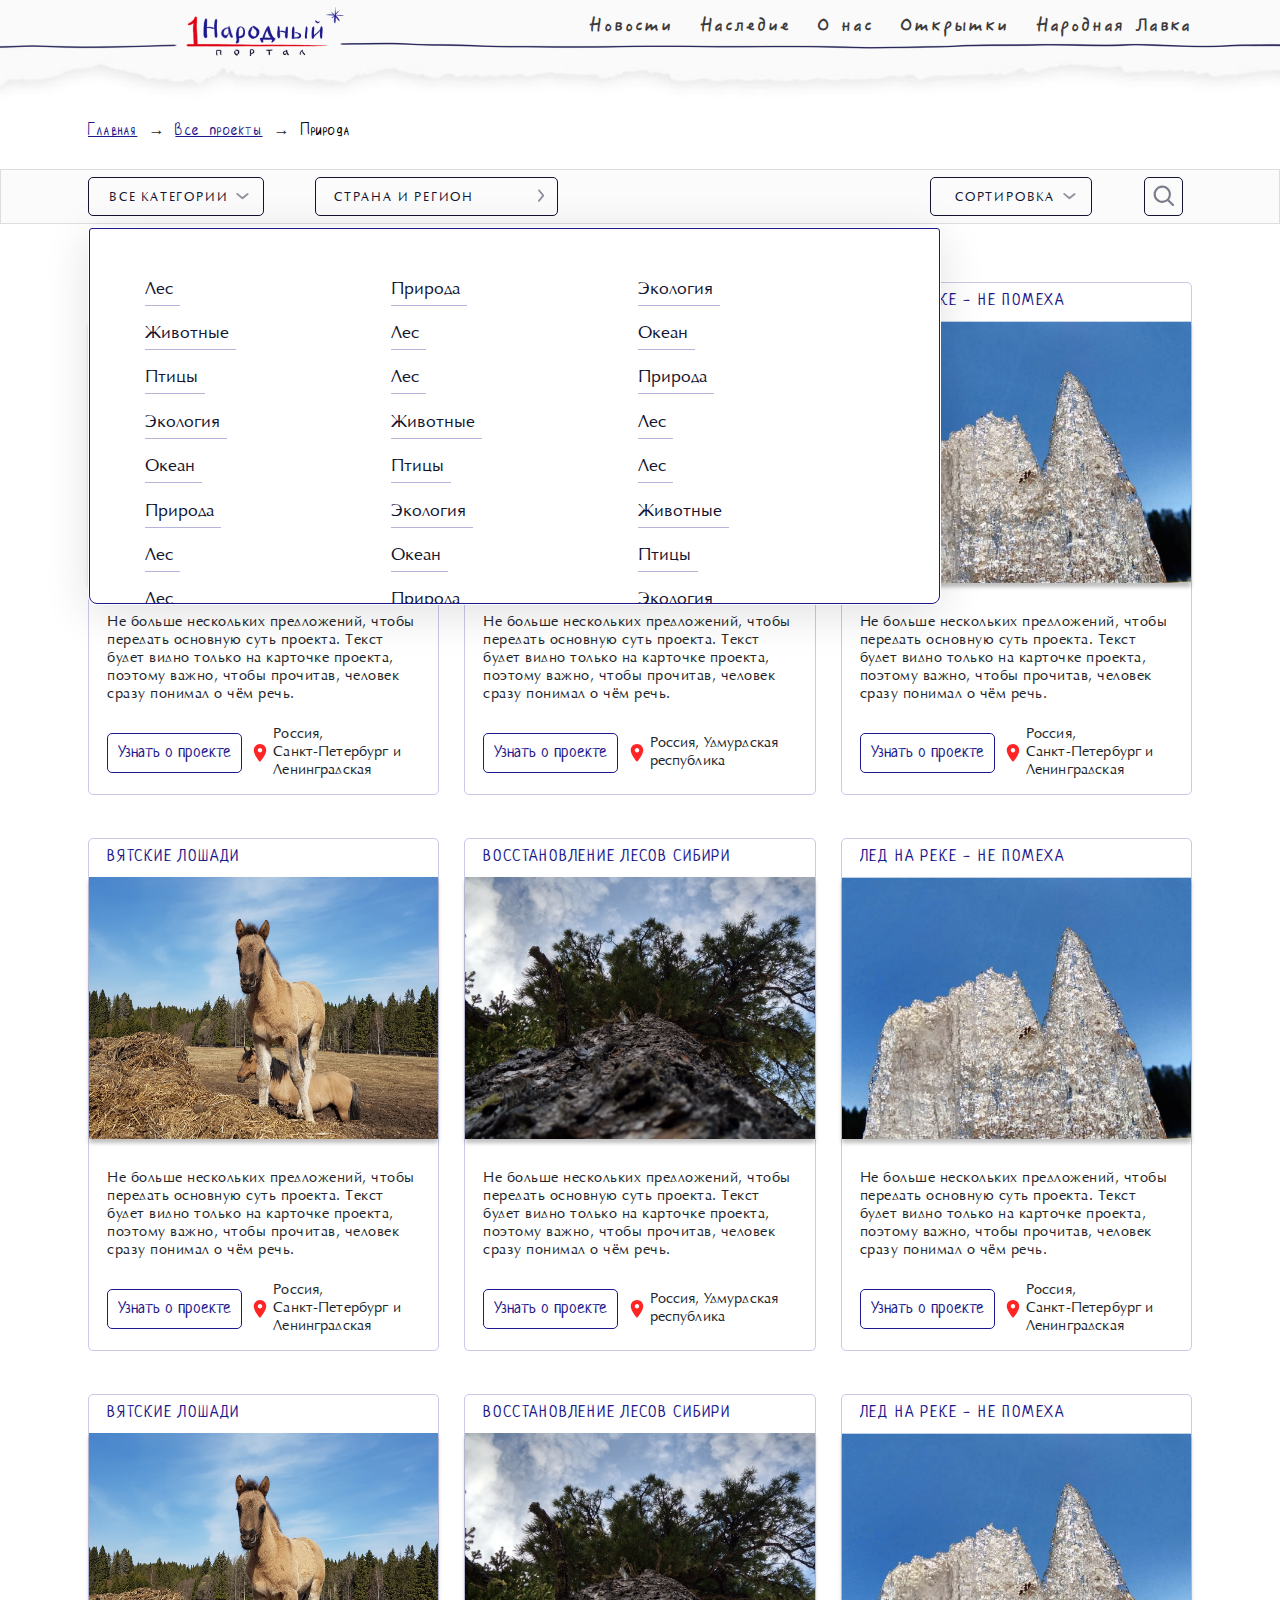
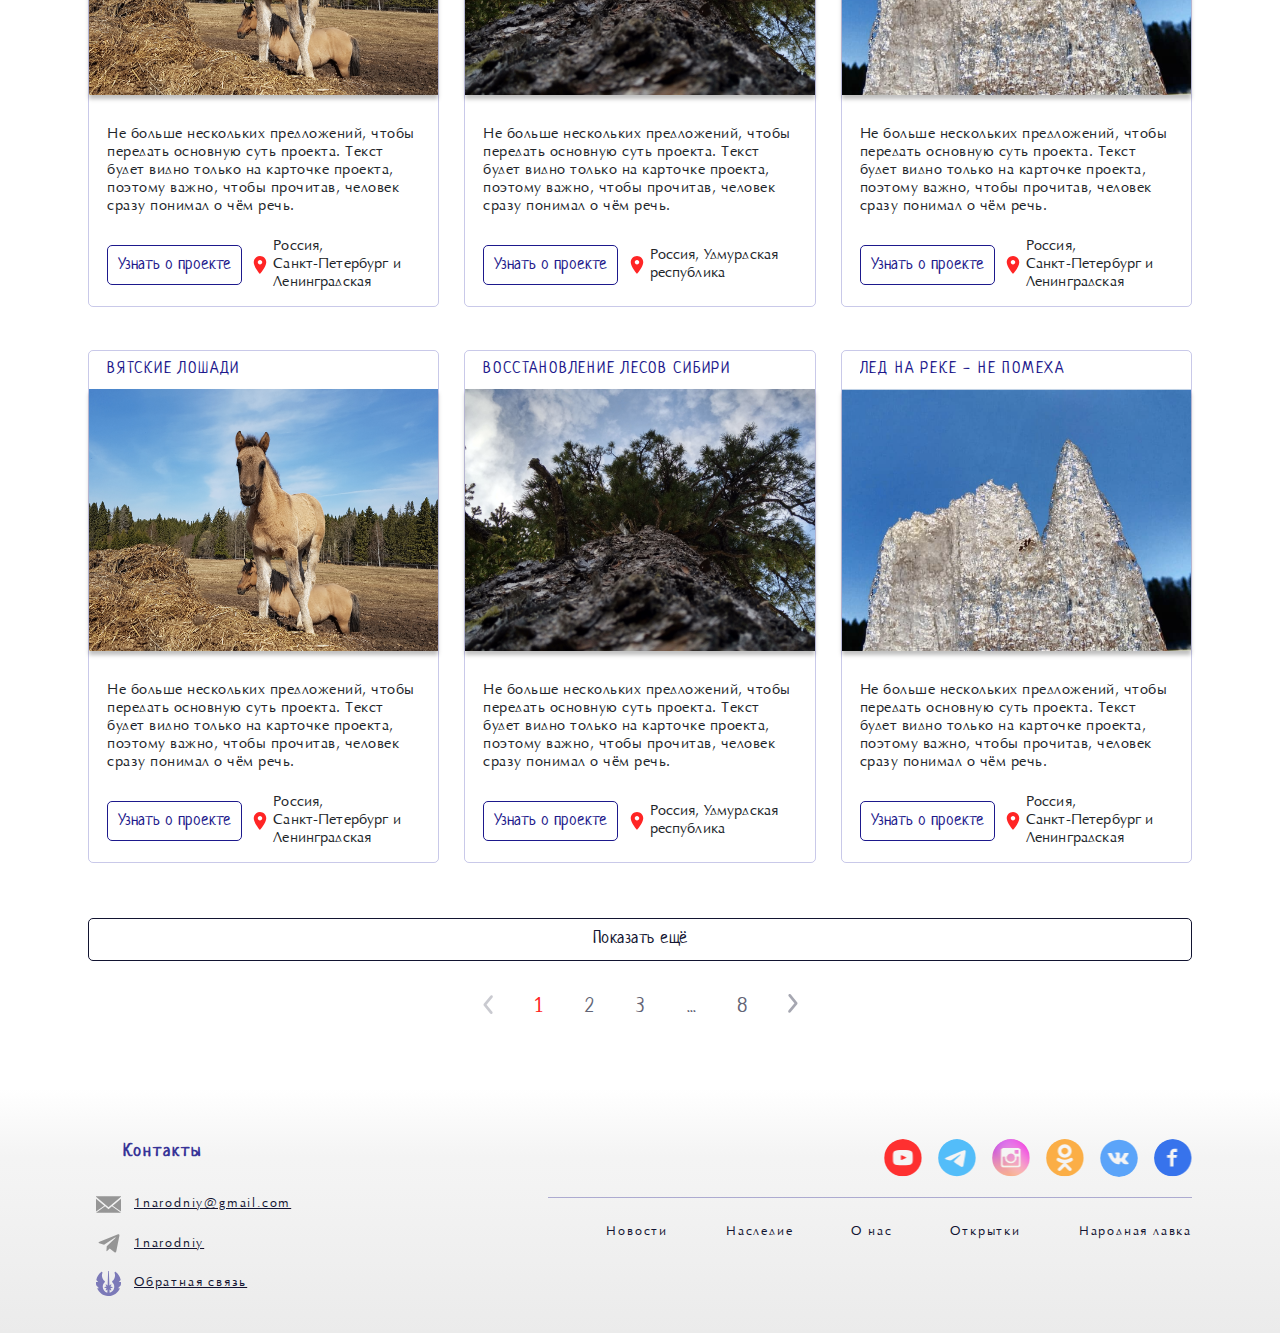
<file: projects-category.html>
<!DOCTYPE html>
<html lang="ru">
<head>
        <meta charset="utf-8">
    <title>Все проекты - projects.html</title>
    <meta name="description" content="">
    <meta http-equiv="X-UA-Compatible" content="IE=edge">
    <meta name="viewport" content="width=device-width, initial-scale=1, maximum-scale=1">
    <meta name="format-detection" content="telephone=no">
    <meta name="tagline" content="https://feodoraxis.ru/">
    <meta name="author" content="Andrei Smorodin @feodoraxis">

    <!-- Styles -->
    <link rel="stylesheet" href="css/all_libs.min.css">
    <link rel="stylesheet" href="css/main.css">
    <link rel="stylesheet" href="css/media.css">

</head>

<body class="container-fluid">

    <!-- Header -->
    <!-- 
    For open menu here -- add to .main__header-page class .active
    F.e.: class="main__header main__header-page active"
-->
<header class="main__header main__header-page">
    <div class="wrapper">
        <div class="flexbox main__header-flexbox">
            <div class="main__header-logo">
                <div class="logo">
                    <a href="/"></a>
                </div>
            </div>
            <div class="main__header-menu">

                <nav class="top__menu">
                    <ul>
                        <li><a href="#">Новости</a></li>
                        <li><a href="#">Наследие</a></li>
                        <li><a href="#">О нас</a></li>
                        <li><a href="#">Открытки</a></li>
                        <li><a href="#">Народная Лавка</a></li>
                    </ul>
                </nav>

            </div>

            <div class="main__header-hamburger">
                <div class="hamburger">
                    <svg width="24" height="15" viewBox="0 0 24 15" fill="none" xmlns="http://www.w3.org/2000/svg">
                        <path d="M22.11 6H0.99C0.0791999 6 0 6.6705 0 7.5C0 8.3295 0.0791999 9 0.99 9H22.11C23.0208 9 23.1 8.3295 23.1 7.5C23.1 6.6705 23.0208 6 22.11 6ZM22.11 12H0.99C0.0791999 12 0 12.6705 0 13.5C0 14.3295 0.0791999 15 0.99 15H22.11C23.0208 15 23.1 14.3295 23.1 13.5C23.1 12.6705 23.0208 12 22.11 12ZM0.99 3H22.11C23.0208 3 23.1 2.3295 23.1 1.5C23.1 0.6705 23.0208 0 22.11 0H0.99C0.0791999 0 0 0.6705 0 1.5C0 2.3295 0.0791999 3 0.99 3Z" fill="#FF2525"/>
                    </svg> 
                </div>
            </div>
        </div>
    </div>
</header>
<div class="main__header-page-fake"></div>

    <!-- Main container -->
    <main class="page page-projects">

        <!-- Content -->
        <div class="page-breadcrumbs">
            <div class="breadcrumbs">
                <div class="wrapper">
                    <ol itemscope itemtype="http://schema.org/BreadcrumbList">
                        <li itemprop="itemListElement" itemscope itemtype="http://schema.org/ListItem">
                            <a itemprop="item" href="/">
                                <span itemprop="name">Главная</span>
                            </a>
                            <meta itemprop="position" content="1" />
                        </li>
                        <li itemprop="itemListElement" itemscope itemtype="http://schema.org/ListItem">
                            <a itemprop="item" href="projects.html">
                                <span itemprop="name">Все проекты</span>
                            </a>
                            <meta itemprop="position" content="2" />
                        </li>
                        <li itemprop="itemListElement" itemscope itemtype="http://schema.org/ListItem">
                            <span itemprop="name">Природа</span>
                            <meta itemprop="position" content="3" />
                        </li>
                    </ol>
                </div>
            </div>
        </div>

        <div class="page-filter">
            <section class="filter">
                <div class="wrapper filter-wrapper">
                    <div class="flexbox filter-flexbox filter-desctop">
    
                        <div class="filter-left">
    
                            <div class="filter-categoryes">
                                <!-- when user selected some item, need ass class .filter__categoryes-selected, for paint text to red color, and show remove-button. F.e.  class="filter__categoryes filter__categoryes-red" -->
                                <div class="filter__categoryes">
                                    <p>Все категории</p>
                                    <span class="remove"></span>
                                </div>
                            </div>
    
                            <div class="filter-country">
                                <!-- on focus add class .active for rotate arrow (f.e. class="filter__country active") -->
    
                                <!-- when sceen size less than 767px, for full width input on focus need add fixed style "width" -->
    
                                <!-- when user selected some item, need ass class .filter__country-selected, for paint text to red color, and show remove-button. F.e. class="filter__country filter__country-red" -->
                                <!-- when need make blue arrow (and rotate it), text and border -- class="filter__country filter__country-blue" -->
                                <div class="filter__country">
                                    <input type="text" placeholder="Страна и регион">
                                    <span class="remove"></span>
                                </div>
                            </div>
    
                        </div>
    
                        <div class="filter-right">
    
                            <div class="filter-sort">
    
                                <!-- on focus add class .active for rotate arrow (f.e. class="filter__sort active") -->
                                <div class="filter__sort">
                                    <p>Сортировка</p>
                                </div>
                            </div>
    
                            <div class="filter-search">
                                <!-- when need to make icon red color - add to .filter__search class .inputed -->
                                <div class="filter__search">
                                    <button class="filter__search-before"></button>
                                    <input type="search">
                                    <!-- Элементу .filter__search-clear добавить класс .show, чтобы показать его и сделать активным для клика -->
                                    <span class="filter__search-clear"></span>
                                </div>
                            </div>
    
                        </div>
    
                    </div>
    
                    <div class="flexbox filter-flexbox filter-mobile">
    
                        <div class="filter-left">
    
                            <div class="filter-categoryes">
                                <div class="filter__categoryes">
                                    <p>Все категории</p>
                                </div>
                            </div>
    
                            <!-- screen < w767 -- add to .filter-search class .filter-search and add to .filter__search class .active -->
                            <div class="filter-search">
                                <div class="filter__search">
                                    <button class="filter__search-before"></button>
                                    <input type="search">
                                    <!-- Элементу .filter__search-clear добавить класс .show, чтобы показать его и сделать активным для клика -->
                                    <span class="filter__search-clear"></span>
                                </div>
                            </div>
    
                        </div>
    
                        <div class="filter-right">
                            <div class="filter-country">
                                <div class="filter__country">
                                    <input type="text" placeholder="Страна и регион">
                                </div>
                            </div>
    
                            <div class="filter-sort">
                                <div class="filter__sort">
                                    <p>Сортировка</p>
                                </div>
                            </div>
    
                        </div>
    
                    </div>
                    
                    <!-- add .active class -->
                    <div class="filter__categoryes-show active">

                        <!-- add .active class -->
                        <!-- Новое. Обновлена вёрстка -->
                        <div class="filter__categoryes-show-sub filter__categoryes-show-sub-category active" id="society">
                            <div class="filter__categoryes-show-sub-border">
                                <a class="filter__categoryes-show-sub-back" href="#">< <span>Назад</span></a>
                                
                                <div class="filter__categoryes-show-sub-list">
                                    <ul>
                                        <li><span><a href="#">Лес</a></span></li>
                                        <li><span><a href="#">Природа</a></span></li>
                                        <li><span><a href="#">Экология</a></span></li>
                                        <li><span><a href="#">Животные</a></span></li>
                                        <li><span><a href="#">Лес</a></span></li>
                                        <li><span><a href="#">Океан</a></span></li>
                                        <li><span><a href="#">Птицы</a></span></li>
                                        <li><span><a href="#">Лес</a></span></li>
                                        <li><span><a href="#">Природа</a></span></li>
                                        <li><span><a href="#">Экология</a></span></li>
                                        <li><span><a href="#">Животные</a></span></li>
                                        <li><span><a href="#">Лес</a></span></li>
                                        <li><span><a href="#">Океан</a></span></li>
                                        <li><span><a href="#">Птицы</a></span></li>
                                        <li><span><a href="#">Лес</a></span></li>
                                        <li><span><a href="#">Природа</a></span></li>
                                        <li><span><a href="#">Экология</a></span></li>
                                        <li><span><a href="#">Животные</a></span></li>
                                        <li><span><a href="#">Лес</a></span></li>
                                        <li><span><a href="#">Океан</a></span></li>
                                        <li><span><a href="#">Птицы</a></span></li>
                                        <li><span><a href="#">Лес</a></span></li>
                                        <li><span><a href="#">Природа</a></span></li>
                                        <li><span><a href="#">Экология</a></span></li>
                                        <li><span><a href="#">Животные</a></span></li>
                                        <li><span><a href="#">Лес</a></span></li>
                                        <li><span><a href="#">Океан</a></span></li>
                                        <li><span><a href="#">Птицы</a></span></li>
                                        <li><span><a href="#">Лес</a></span></li>
                                        <li><span><a href="#">Природа</a></span></li>
                                        <li><span><a href="#">Экология</a></span></li>
                                        <li><span><a href="#">Животные</a></span></li>
                                        <li><span><a href="#">Лес</a></span></li>
                                        <li><span><a href="#">Океан</a></span></li>
                                        <li><span><a href="#">Птицы</a></span></li>
                                        <li><span><a href="#">Лес</a></span></li>
                                        <li><span><a href="#">Природа</a></span></li>
                                        <li><span><a href="#">Экология</a></span></li>
                                        <li><span><a href="#">Животные</a></span></li>
                                        <li><span><a href="#">Лес</a></span></li>
                                        <li><span><a href="#">Океан</a></span></li>
                                        <li><span><a href="#">Птицы</a></span></li>
                                    </ul>
                                </div>
                            </div>
    
                        </div>
                        <!-- <ul class="filter__categoryes-show-sub filter__categoryes-show-sub-category" id="people">
                            <li>Лес</li>
                            <li>Экология</li>
                            <li>Экология</li>
                            <li>Природа</li>
                            <li>Браконьерство</li>
                            <li>Браконьерство</li>
                            <li>Экология</li>
                            <li>Лесеничество</li>
                            <li>Лесеничество</li>
                            <li>Животные</li>
                            <li>Заповедники</li>
                            <li>Заповедники</li>
                            <li>Лес</li>
                            <li>Приюты для животных</li>
                            <li>Приюты</li>
                            <li>Океан</li>
                            <li>Зоозащита</li>
                            <li>Зоозащита</li>
                            <li>Птицы</li>
                            <li>Лесоохрана</li>
                            <li>Лесоохрана</li>
                        </ul>
                        <ul class="filter__categoryes-show-sub filter__categoryes-show-sub-category" id="kids">
                            <li>Лес</li>
                            <li>Экология</li>
                            <li>Экология</li>
                            <li>Природа</li>
                            <li>Браконьерство</li>
                            <li>Браконьерство</li>
                            <li>Экология</li>
                            <li>Лесеничество</li>
                            <li>Лесеничество</li>
                            <li>Животные</li>
                            <li>Заповедники</li>
                            <li>Заповедники</li>
                            <li>Лес</li>
                            <li>Приюты для животных</li>
                            <li>Приюты</li>
                            <li>Океан</li>
                            <li>Зоозащита</li>
                            <li>Зоозащита</li>
                            <li>Птицы</li>
                            <li>Лесоохрана</li>
                            <li>Лесоохрана</li>
                        </ul>
                        <ul class="filter__categoryes-show-sub filter__categoryes-show-sub-category" id="nature">
                            <li>Лес</li>
                            <li>Экология</li>
                            <li>Экология</li>
                            <li>Природа</li>
                            <li>Браконьерство</li>
                            <li>Браконьерство</li>
                            <li>Экология</li>
                            <li>Лесеничество</li>
                            <li>Лесеничество</li>
                            <li>Животные</li>
                            <li>Заповедники</li>
                            <li>Заповедники</li>
                            <li>Лес</li>
                            <li>Приюты для животных</li>
                            <li>Приюты</li>
                            <li>Океан</li>
                            <li>Зоозащита</li>
                            <li>Зоозащита</li>
                            <li>Птицы</li>
                            <li>Лесоохрана</li>
                            <li>Лесоохрана</li>
                        </ul>
                        <ul class="filter__categoryes-show-sub filter__categoryes-show-sub-category" id="creating">
                            <li>Лес</li>
                            <li>Экология</li>
                            <li>Экология</li>
                            <li>Природа</li>
                            <li>Браконьерство</li>
                            <li>Браконьерство</li>
                            <li>Экология</li>
                            <li>Лесеничество</li>
                            <li>Лесеничество</li>
                            <li>Животные</li>
                            <li>Заповедники</li>
                            <li>Заповедники</li>
                            <li>Лес</li>
                            <li>Приюты для животных</li>
                            <li>Приюты</li>
                            <li>Океан</li>
                            <li>Зоозащита</li>
                            <li>Зоозащита</li>
                            <li>Птицы</li>
                            <li>Лесоохрана</li>
                            <li>Лесоохрана</li>
                        </ul>
                        <ul class="filter__categoryes-show-sub filter__categoryes-show-sub-category" id="culture">
                            <li>Лес</li>
                            <li>Экология</li>
                            <li>Экология</li>
                            <li>Природа</li>
                            <li>Браконьерство</li>
                            <li>Браконьерство</li>
                            <li>Экология</li>
                            <li>Лесеничество</li>
                            <li>Лесеничество</li>
                            <li>Животные</li>
                            <li>Заповедники</li>
                            <li>Заповедники</li>
                            <li>Лес</li>
                            <li>Приюты для животных</li>
                            <li>Приюты</li>
                            <li>Океан</li>
                            <li>Зоозащита</li>
                            <li>Зоозащита</li>
                            <li>Птицы</li>
                            <li>Лесоохрана</li>
                            <li>Лесоохрана</li>
                        </ul>
                        <ul class="filter__categoryes-show-sub filter__categoryes-show-sub-category" id="history">
                            <li>Лес</li>
                            <li>Экология</li>
                            <li>Экология</li>
                            <li>Природа</li>
                            <li>Браконьерство</li>
                            <li>Браконьерство</li>
                            <li>Экология</li>
                            <li>Лесеничество</li>
                            <li>Лесеничество</li>
                            <li>Животные</li>
                            <li>Заповедники</li>
                            <li>Заповедники</li>
                            <li>Лес</li>
                            <li>Приюты для животных</li>
                            <li>Приюты</li>
                            <li>Океан</li>
                            <li>Зоозащита</li>
                            <li>Зоозащита</li>
                            <li>Птицы</li>
                            <li>Лесоохрана</li>
                            <li>Лесоохрана</li>
                        </ul>
                        <ul class="filter__categoryes-show-sub filter__categoryes-show-sub-category" id="education">
                            <li>Лес</li>
                            <li>Экология</li>
                            <li>Экология</li>
                            <li>Природа</li>
                            <li>Браконьерство</li>
                            <li>Браконьерство</li>
                            <li>Экология</li>
                            <li>Лесеничество</li>
                            <li>Лесеничество</li>
                            <li>Животные</li>
                            <li>Заповедники</li>
                            <li>Заповедники</li>
                            <li>Лес</li>
                            <li>Приюты для животных</li>
                            <li>Приюты</li>
                            <li>Океан</li>
                            <li>Зоозащита</li>
                            <li>Зоозащита</li>
                            <li>Птицы</li>
                            <li>Лесоохрана</li>
                            <li>Лесоохрана</li>
                        </ul> -->
                    </div>
    
                    <!-- add .active class -->
                    <div class="filter__country-show">
                        <ul>
                            <li>Межрегиональные проекты</li>
                            <li>Общероссийские проекты</li>
                            <li>Международные проекты</li>
                            <li>Россия, Омская область</li>
                        </ul>
                    </div>
    
                    <!-- add .active class -->
                    <!-- on screen-size less than 768px, set width from .filter__sort to .filter__sort-show -->
                    <div class="filter__sort-show">
                        <ul>
                            <li>
                                <div class="filter__sort-radio">
                                    <input type="radio" id="radio_1" name="fs" value="1" checked>
                                    <label for="radio_1">Случайные</label>
                                </div>
                            </li>
                            <li>
                                <div class="filter__sort-radio">
                                    <input type="radio" id="radio_2" name="fs" value="2">
                                    <label for="radio_2">Новые</label>
                                </div>
                            </li>
                            <li>
                                <div class="filter__sort-radio">
                                    <input type="radio" id="radio_3" name="fs" value="3">
                                    <label for="radio_3">Популярные</label>
                                </div>
                            </li>
                        </ul>
                    </div>
                </div>
                
    
    
            </section>
        </div>

        <!-- <div class="page-search_result">
            <p>Результаты поиска по запросу “пример поиска”</p>
        </div> -->

        <div class="page-projects-list">
            <div class="wrapper">
                <div class="people__projects-list flexbox">

                    <div class="people__projects-item">
                        <div class="project__item">
                            <div class="project__item-title">
                                <a href="#">
                                    <div class="item__title">
                                        <h3>Вятские лошади</h3>
                                    </div>
                                </a>
                            </div>
                            <div class="project__item-thumbnail">
                                <div class="item__thumbnail">
                                    <div class="bg"><img src="img/projects/1.png" alt=""></div>
                                </div>
                            </div>

                            <div class="project__item-description">
                                <div class="item__description">
                                    <p>Не больше нескольких предложений, чтобы передать основную суть проекта. Текст будет видно только на карточке проекта, поэтому важно, чтобы прочитав, человек сразу понимал о чём речь.</p>
                                </div>
                            </div>

                            <div class="project__item-footer flexbox">
                                <div class="project__item-footer-item">
                                    <a href="#" class="btn btn-blue">Узнать о проекте</a>
                                </div>
                                <div class="project__item-footer-item">
                                    <div class="location">
                                        <p>Россия, <br>Санкт-Петербург и Ленинградская</p>
                                    </div>
                                </div>
                            </div>
                        </div>
                    </div>

                    <div class="people__projects-item">
                        <div class="project__item">
                            <div class="project__item-title">
                                <a href="#">
                                    <div class="item__title">
                                        <h3>Восстановление лесов Сибири</h3>
                                    </div>
                                </a>
                            </div>
                            <div class="project__item-thumbnail">
                                <div class="item__thumbnail">
                                    <div class="bg"><img src="img/projects/2.png" alt=""></div>
                                </div>
                            </div>

                            <div class="project__item-description">
                                <div class="item__description">
                                    <p>Не больше нескольких предложений, чтобы передать основную суть проекта. Текст будет видно только на карточке проекта, поэтому важно, чтобы прочитав, человек сразу понимал о чём речь.</p>
                                </div>
                            </div>

                            <div class="project__item-footer flexbox">
                                <div class="project__item-footer-item">
                                    <a href="#" class="btn btn-blue">Узнать о проекте</a>
                                </div>
                                <div class="project__item-footer-item">
                                    <div class="location">
                                        <p>Россия, Удмурдская республика</p>
                                    </div>
                                </div>
                            </div>
                        </div>
                    </div>

                    <div class="people__projects-item">
                        <div class="project__item">
                            <div class="project__item-title">
                                <a href="#">
                                    <div class="item__title">
                                        <h3>Лед на реке - не помеха</h3>
                                    </div>
                                </a>
                            </div>
                            <div class="project__item-thumbnail">
                                <div class="item__thumbnail">
                                    <div class="bg"><img src="img/projects/3.png" alt=""></div>
                                </div>
                            </div>

                            <div class="project__item-description">
                                <div class="item__description">
                                    <p>Не больше нескольких предложений, чтобы передать основную суть проекта. Текст будет видно только на карточке проекта, поэтому важно, чтобы прочитав, человек сразу понимал о чём речь.</p>
                                </div>
                            </div>

                            <div class="project__item-footer flexbox">
                                <div class="project__item-footer-item">
                                    <a href="#" class="btn btn-blue">Узнать о проекте</a>
                                </div>
                                <div class="project__item-footer-item">
                                    <div class="location">
                                        <p>Россия, <br>Санкт-Петербург и Ленинградская</p>
                                    </div>
                                </div>
                            </div>
                        </div>
                    </div>

                    <div class="people__projects-item">
                        <div class="project__item">
                            <div class="project__item-title">
                                <a href="#">
                                    <div class="item__title">
                                        <h3>Вятские лошади</h3>
                                    </div>
                                </a>
                            </div>
                            <div class="project__item-thumbnail">
                                <div class="item__thumbnail">
                                    <div class="bg"><img src="img/projects/1.png" alt=""></div>
                                </div>
                            </div>

                            <div class="project__item-description">
                                <div class="item__description">
                                    <p>Не больше нескольких предложений, чтобы передать основную суть проекта. Текст будет видно только на карточке проекта, поэтому важно, чтобы прочитав, человек сразу понимал о чём речь.</p>
                                </div>
                            </div>

                            <div class="project__item-footer flexbox">
                                <div class="project__item-footer-item">
                                    <a href="#" class="btn btn-blue">Узнать о проекте</a>
                                </div>
                                <div class="project__item-footer-item">
                                    <div class="location">
                                        <p>Россия, <br>Санкт-Петербург и Ленинградская</p>
                                    </div>
                                </div>
                            </div>
                        </div>
                    </div>

                    <div class="people__projects-item">
                        <div class="project__item">
                            <div class="project__item-title">
                                <a href="#">
                                    <div class="item__title">
                                        <h3>Восстановление лесов Сибири</h3>
                                    </div>
                                </a>
                            </div>
                            <div class="project__item-thumbnail">
                                <div class="item__thumbnail">
                                    <div class="bg"><img src="img/projects/2.png" alt=""></div>
                                </div>
                            </div>

                            <div class="project__item-description">
                                <div class="item__description">
                                    <p>Не больше нескольких предложений, чтобы передать основную суть проекта. Текст будет видно только на карточке проекта, поэтому важно, чтобы прочитав, человек сразу понимал о чём речь.</p>
                                </div>
                            </div>

                            <div class="project__item-footer flexbox">
                                <div class="project__item-footer-item">
                                    <a href="#" class="btn btn-blue">Узнать о проекте</a>
                                </div>
                                <div class="project__item-footer-item">
                                    <div class="location">
                                        <p>Россия, Удмурдская республика</p>
                                    </div>
                                </div>
                            </div>
                        </div>
                    </div>

                    <div class="people__projects-item">
                        <div class="project__item">
                            <div class="project__item-title">
                                <a href="#">
                                    <div class="item__title">
                                        <h3>Лед на реке - не помеха</h3>
                                    </div>
                                </a>
                            </div>
                            <div class="project__item-thumbnail">
                                <div class="item__thumbnail">
                                    <div class="bg"><img src="img/projects/3.png" alt=""></div>
                                </div>
                            </div>

                            <div class="project__item-description">
                                <div class="item__description">
                                    <p>Не больше нескольких предложений, чтобы передать основную суть проекта. Текст будет видно только на карточке проекта, поэтому важно, чтобы прочитав, человек сразу понимал о чём речь.</p>
                                </div>
                            </div>

                            <div class="project__item-footer flexbox">
                                <div class="project__item-footer-item">
                                    <a href="#" class="btn btn-blue">Узнать о проекте</a>
                                </div>
                                <div class="project__item-footer-item">
                                    <div class="location">
                                        <p>Россия, <br>Санкт-Петербург и Ленинградская</p>
                                    </div>
                                </div>
                            </div>
                        </div>
                    </div>

                    <div class="people__projects-item">
                        <div class="project__item">
                            <div class="project__item-title">
                                <a href="#">
                                    <div class="item__title">
                                        <h3>Вятские лошади</h3>
                                    </div>
                                </a>
                            </div>
                            <div class="project__item-thumbnail">
                                <div class="item__thumbnail">
                                    <div class="bg"><img src="img/projects/1.png" alt=""></div>
                                </div>
                            </div>

                            <div class="project__item-description">
                                <div class="item__description">
                                    <p>Не больше нескольких предложений, чтобы передать основную суть проекта. Текст будет видно только на карточке проекта, поэтому важно, чтобы прочитав, человек сразу понимал о чём речь.</p>
                                </div>
                            </div>

                            <div class="project__item-footer flexbox">
                                <div class="project__item-footer-item">
                                    <a href="#" class="btn btn-blue">Узнать о проекте</a>
                                </div>
                                <div class="project__item-footer-item">
                                    <div class="location">
                                        <p>Россия, <br>Санкт-Петербург и Ленинградская</p>
                                    </div>
                                </div>
                            </div>
                        </div>
                    </div>

                    <div class="people__projects-item">
                        <div class="project__item">
                            <div class="project__item-title">
                                <a href="#">
                                    <div class="item__title">
                                        <h3>Восстановление лесов Сибири</h3>
                                    </div>
                                </a>
                            </div>
                            <div class="project__item-thumbnail">
                                <div class="item__thumbnail">
                                    <div class="bg"><img src="img/projects/2.png" alt=""></div>
                                </div>
                            </div>

                            <div class="project__item-description">
                                <div class="item__description">
                                    <p>Не больше нескольких предложений, чтобы передать основную суть проекта. Текст будет видно только на карточке проекта, поэтому важно, чтобы прочитав, человек сразу понимал о чём речь.</p>
                                </div>
                            </div>

                            <div class="project__item-footer flexbox">
                                <div class="project__item-footer-item">
                                    <a href="#" class="btn btn-blue">Узнать о проекте</a>
                                </div>
                                <div class="project__item-footer-item">
                                    <div class="location">
                                        <p>Россия, Удмурдская республика</p>
                                    </div>
                                </div>
                            </div>
                        </div>
                    </div>

                    <div class="people__projects-item">
                        <div class="project__item">
                            <div class="project__item-title">
                                <a href="#">
                                    <div class="item__title">
                                        <h3>Лед на реке - не помеха</h3>
                                    </div>
                                </a>
                            </div>
                            <div class="project__item-thumbnail">
                                <div class="item__thumbnail">
                                    <div class="bg"><img src="img/projects/3.png" alt=""></div>
                                </div>
                            </div>

                            <div class="project__item-description">
                                <div class="item__description">
                                    <p>Не больше нескольких предложений, чтобы передать основную суть проекта. Текст будет видно только на карточке проекта, поэтому важно, чтобы прочитав, человек сразу понимал о чём речь.</p>
                                </div>
                            </div>

                            <div class="project__item-footer flexbox">
                                <div class="project__item-footer-item">
                                    <a href="#" class="btn btn-blue">Узнать о проекте</a>
                                </div>
                                <div class="project__item-footer-item">
                                    <div class="location">
                                        <p>Россия, <br>Санкт-Петербург и Ленинградская</p>
                                    </div>
                                </div>
                            </div>
                        </div>
                    </div>

                    <div class="people__projects-item">
                        <div class="project__item">
                            <div class="project__item-title">
                                <a href="#">
                                    <div class="item__title">
                                        <h3>Вятские лошади</h3>
                                    </div>
                                </a>
                            </div>
                            <div class="project__item-thumbnail">
                                <div class="item__thumbnail">
                                    <div class="bg"><img src="img/projects/1.png" alt=""></div>
                                </div>
                            </div>

                            <div class="project__item-description">
                                <div class="item__description">
                                    <p>Не больше нескольких предложений, чтобы передать основную суть проекта. Текст будет видно только на карточке проекта, поэтому важно, чтобы прочитав, человек сразу понимал о чём речь.</p>
                                </div>
                            </div>

                            <div class="project__item-footer flexbox">
                                <div class="project__item-footer-item">
                                    <a href="#" class="btn btn-blue">Узнать о проекте</a>
                                </div>
                                <div class="project__item-footer-item">
                                    <div class="location">
                                        <p>Россия, <br>Санкт-Петербург и Ленинградская</p>
                                    </div>
                                </div>
                            </div>
                        </div>
                    </div>

                    <div class="people__projects-item">
                        <div class="project__item">
                            <div class="project__item-title">
                                <a href="#">
                                    <div class="item__title">
                                        <h3>Восстановление лесов Сибири</h3>
                                    </div>
                                </a>
                            </div>
                            <div class="project__item-thumbnail">
                                <div class="item__thumbnail">
                                    <div class="bg"><img src="img/projects/2.png" alt=""></div>
                                </div>
                            </div>

                            <div class="project__item-description">
                                <div class="item__description">
                                    <p>Не больше нескольких предложений, чтобы передать основную суть проекта. Текст будет видно только на карточке проекта, поэтому важно, чтобы прочитав, человек сразу понимал о чём речь.</p>
                                </div>
                            </div>

                            <div class="project__item-footer flexbox">
                                <div class="project__item-footer-item">
                                    <a href="#" class="btn btn-blue">Узнать о проекте</a>
                                </div>
                                <div class="project__item-footer-item">
                                    <div class="location">
                                        <p>Россия, Удмурдская республика</p>
                                    </div>
                                </div>
                            </div>
                        </div>
                    </div>

                    <div class="people__projects-item">
                        <div class="project__item">
                            <div class="project__item-title">
                                <a href="#">
                                    <div class="item__title">
                                        <h3>Лед на реке - не помеха</h3>
                                    </div>
                                </a>
                            </div>
                            <div class="project__item-thumbnail">
                                <div class="item__thumbnail">
                                    <div class="bg"><img src="img/projects/3.png" alt=""></div>
                                </div>
                            </div>

                            <div class="project__item-description">
                                <div class="item__description">
                                    <p>Не больше нескольких предложений, чтобы передать основную суть проекта. Текст будет видно только на карточке проекта, поэтому важно, чтобы прочитав, человек сразу понимал о чём речь.</p>
                                </div>
                            </div>

                            <div class="project__item-footer flexbox">
                                <div class="project__item-footer-item">
                                    <a href="#" class="btn btn-blue">Узнать о проекте</a>
                                </div>
                                <div class="project__item-footer-item">
                                    <div class="location">
                                        <p>Россия, <br>Санкт-Петербург и Ленинградская</p>
                                    </div>
                                </div>
                            </div>
                        </div>
                    </div>

                </div>
            </div>
        </div>

                <section class="pagination">
            <div class="wrapper">
                <div class="pagination-upload">
                    <button class="btn btn-pagination">Показать ещё</button>
                </div>

                <div class="pagination-list">
                    <ul>
                        <li><a href="#"><span class="pagination-item pagination-item-arrow pagination-item-arrow-prev"></span></a></li>
                        <li><span class="pagination-item pagination-item-num pagination-item-current">1</span></li>
                        <li><a href="#"><span class="pagination-item pagination-item-num">2</span></a></li>
                        <li><a href="#"><span class="pagination-item pagination-item-num">3</span></a></li>
                        <li><a href="#"><span class="pagination-item pagination-item-num">...</span></a></li>
                        <li><a href="#"><span class="pagination-item pagination-item-num">8</span></a></li>
                        <li><a href="#"><span class="pagination-item pagination-item-arrow pagination-item-arrow-next pagination-item-arrow-active"></span></a></li>
                    </ul>
                </div>
            </div>
        </section>


    </main>
	
    <!-- Footer -->
        <footer class="main__footer">
        <div class="wrapper">
            <div class="flexbox">

                <div class="main__footer-first">
                    <div class="main__footer-contacts">
                        <div class="main__footer-contacts-title">
                            <b>Контакты</b>
                        </div>
                        <ul>
                            <li><a class="main__footer-contacts-email" href="#">1narodniy@gmail.com</a></li>
                            <li><a class="main__footer-contacts-telegram" href="#">1narodniy</a></li>
                            <li><a class="main__footer-contacts-recall" href="#">Обратная связь</a></li>
                        </ul>
                    </div>
                </div>

                <div class="main__footer-second">
                    <!-- <div class="flexbox flexbox-justify-content-flex-end flexbox-flex-direction-column"> -->
                        <div class="main__footer-sn">
                            <ul class="sn">
                                <li><a class="sn-youtube" href="#"></a></li>
                                <li><a class="sn-telegram" href="#"></a></li>
                                <li><a class="sn-instagram" href="#"></a></li>
                                <li><a class="sn-ok" href="#"></a></li>
                                <li><a class="sn-vk" href="#"></a></li>
                                <li><a class="sn-facebook" href="#"></a></li>
                            </ul>
                        </div>
                        <div class="main__footer-menu">
                            <nav class="footer_menu">
                                <ul>
                                    <li><a href="#">Новости</a></li>
                                    <li><a href="#">Наследие</a></li>
                                    <li><a href="#">О нас</a></li>
                                    <li><a href="#">Открытки</a></li>
                                    <li><a href="#">Народная лавка</a></li>
                                </ul>
                            </nav>
                        </div>
                    <!-- </div> -->
                </div>

            </div>
        </div>
    </footer>

    <div id="to__top" class="to__top"></div>

    <!--

    Андрей Смородин — https://feodoraxis.ru

    -->


</body>
</html>
</file>
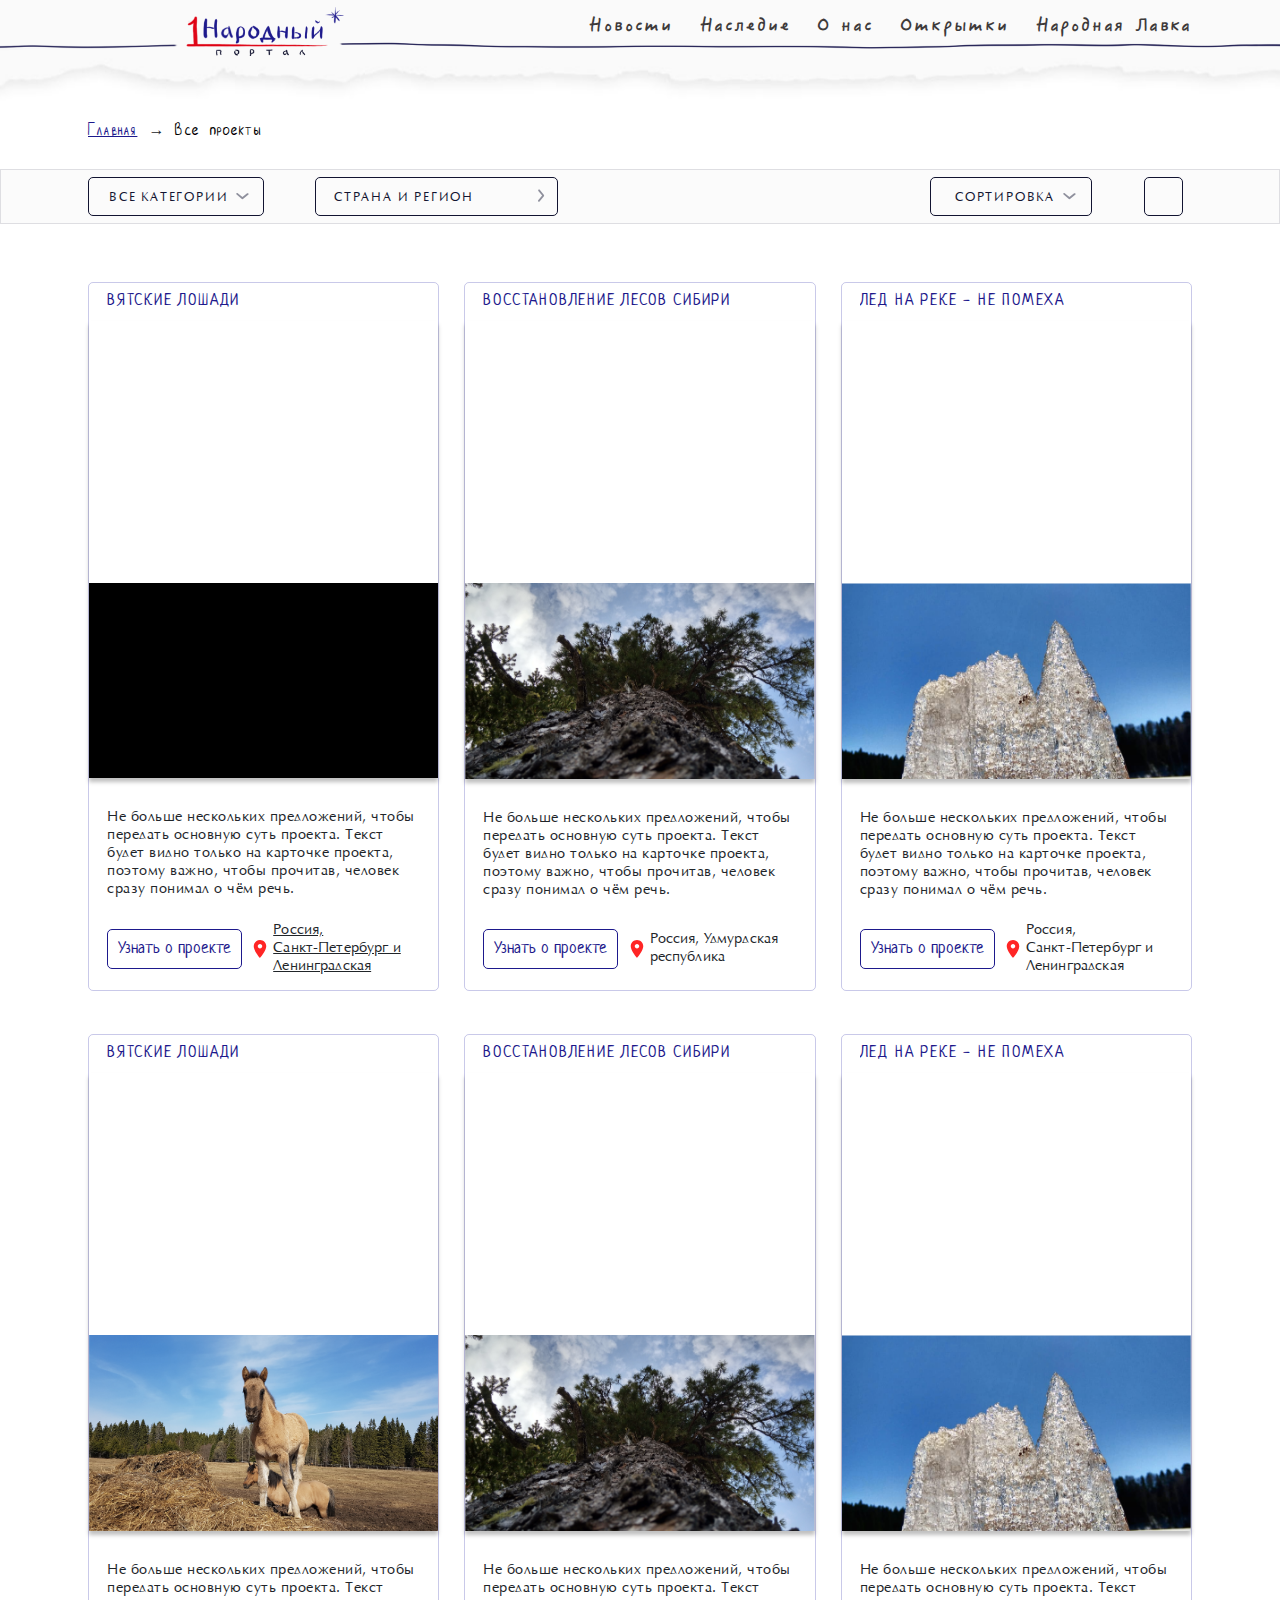
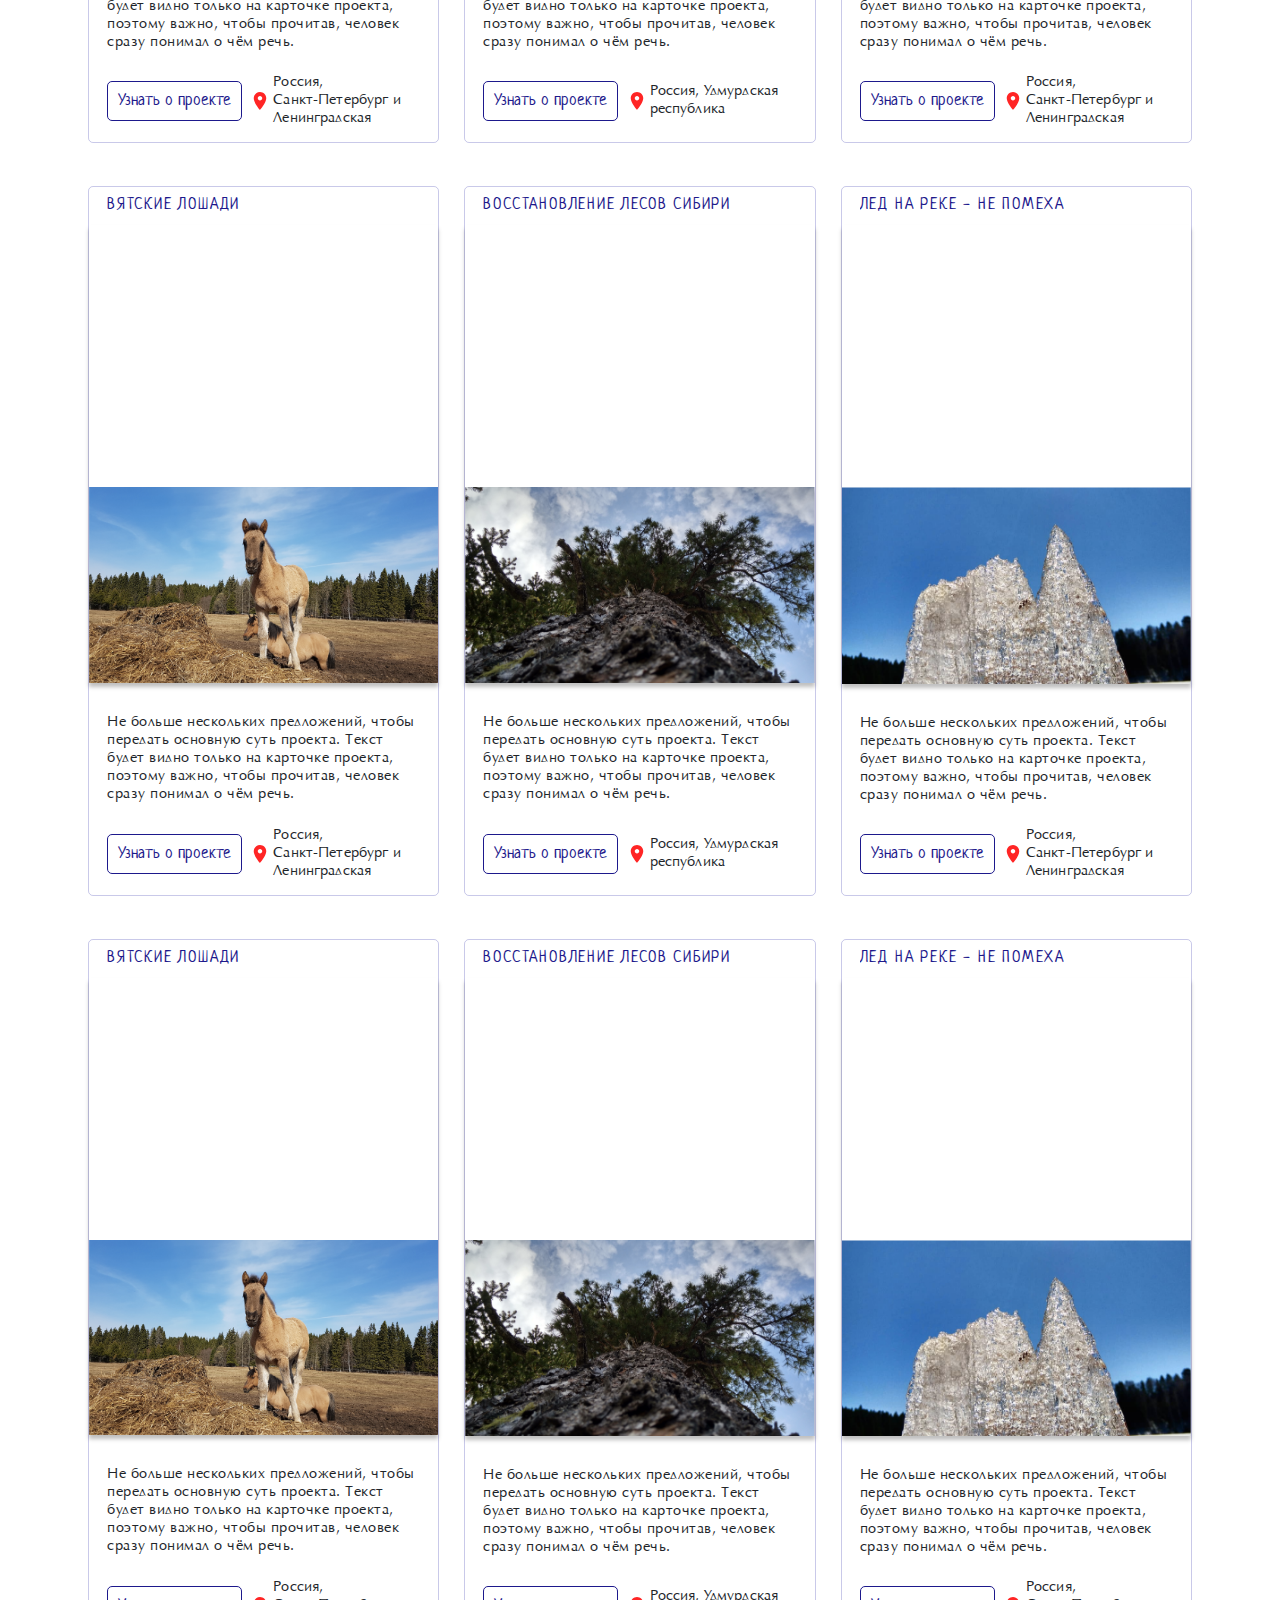
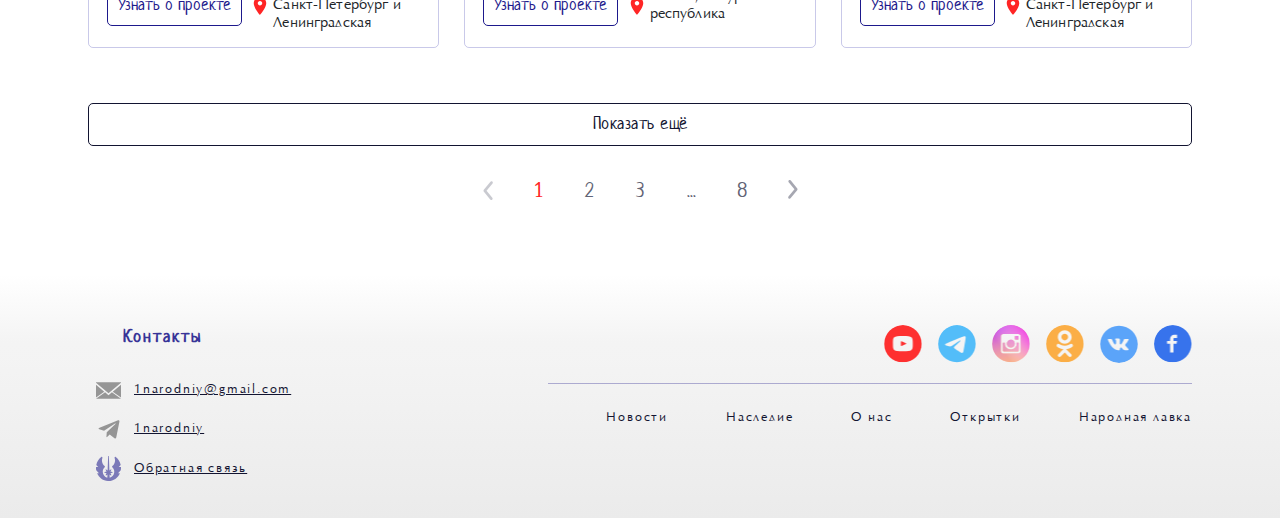
<file: projects.html>
<!DOCTYPE html>
<html lang="ru">
<head>
        <meta charset="utf-8">
    <title>Все проекты - projects.html</title>
    <meta name="description" content="">
    <meta http-equiv="X-UA-Compatible" content="IE=edge">
    <meta name="viewport" content="width=device-width, initial-scale=1, maximum-scale=1">
    <meta name="format-detection" content="telephone=no">
    <meta name="tagline" content="https://feodoraxis.ru/">
    <meta name="author" content="Andrei Smorodin @feodoraxis">

    <!-- Styles -->
    <link rel="stylesheet" href="css/all_libs.min.css">
    <link rel="stylesheet" href="css/main.css">
    <link rel="stylesheet" href="css/media.css">

</head>

<body class="container-fluid">

    <!-- Header -->
    <!-- 
    For open menu here -- add to .main__header-page class .active
    F.e.: class="main__header main__header-page active"
-->
<header class="main__header main__header-page">
    <div class="wrapper">
        <div class="flexbox main__header-flexbox">
            <div class="main__header-logo">
                <div class="logo">
                    <a href="/"></a>
                </div>
            </div>
            <div class="main__header-menu">

                <nav class="top__menu">
                    <ul>
                        <li><a href="#">Новости</a></li>
                        <li><a href="#">Наследие</a></li>
                        <li><a href="#">О нас</a></li>
                        <li><a href="#">Открытки</a></li>
                        <li><a href="#">Народная Лавка</a></li>
                    </ul>
                </nav>

            </div>

            <div class="main__header-hamburger">
                <div class="hamburger">
                    <svg width="24" height="15" viewBox="0 0 24 15" fill="none" xmlns="http://www.w3.org/2000/svg">
                        <path d="M22.11 6H0.99C0.0791999 6 0 6.6705 0 7.5C0 8.3295 0.0791999 9 0.99 9H22.11C23.0208 9 23.1 8.3295 23.1 7.5C23.1 6.6705 23.0208 6 22.11 6ZM22.11 12H0.99C0.0791999 12 0 12.6705 0 13.5C0 14.3295 0.0791999 15 0.99 15H22.11C23.0208 15 23.1 14.3295 23.1 13.5C23.1 12.6705 23.0208 12 22.11 12ZM0.99 3H22.11C23.0208 3 23.1 2.3295 23.1 1.5C23.1 0.6705 23.0208 0 22.11 0H0.99C0.0791999 0 0 0.6705 0 1.5C0 2.3295 0.0791999 3 0.99 3Z" fill="#FF2525"/>
                    </svg> 
                </div>
            </div>
        </div>
    </div>
</header>
<div class="main__header-page-fake"></div>

    <!-- Main container -->
    <main class="page page-projects">

        <!-- Content -->
        <div class="page-breadcrumbs">
                    <div class="breadcrumbs">
            <div class="wrapper">
                <ol itemscope itemtype="http://schema.org/BreadcrumbList">
                    <li itemprop="itemListElement" itemscope itemtype="http://schema.org/ListItem">
                        <a itemprop="item" href="/">
                            <span itemprop="name">Главная</span>
                        </a>
                        <meta itemprop="position" content="1" />
                    </li>
                    <li itemprop="itemListElement" itemscope itemtype="http://schema.org/ListItem">
                        <span itemprop="name">Все проекты</span>
                        <meta itemprop="position" content="2" />
                    </li>
                </ol>
            </div>
        </div>
        </div>

        <div class="page-filter">
                    <section class="filter">
            <div class="wrapper filter-wrapper">
                <div class="flexbox filter-flexbox filter-desctop">

                    <div class="filter-left">

                        <div class="filter-categoryes">
                            <!-- when user selected some item, need ass class .filter__categoryes-selected, for paint text to red color, and show remove-button. F.e.  class="filter__categoryes filter__categoryes-red" -->
                            <div class="filter__categoryes">
                                <p>Все категории</p>
                                <span class="remove"></span>
                            </div>
                        </div>

                        <div class="filter-country">
                            <!-- on focus add class .active for rotate arrow (f.e. class="filter__country active") -->

                            <!-- when sceen size less than 767px, for full width input on focus need add fixed style "width" -->

                            <!-- when user selected some item, need ass class .filter__country-selected, for paint text to red color, and show remove-button. F.e. class="filter__country filter__country-red" -->
                            <!-- when need make blue arrow (and rotate it), text and border -- class="filter__country filter__country-blue" -->
                            <div class="filter__country">
                                <input type="text" placeholder="Страна и регион">
                                <span class="remove"></span>
                            </div>
                        </div>

                    </div>

                    <div class="filter-right">

                        <div class="filter-sort">

                            <!-- on focus add class .active for rotate arrow (f.e. class="filter__sort active") -->
                            <div class="filter__sort">
                                <p>Сортировка</p>
                            </div>
                        </div>

                        <div class="filter-search">
                            <!-- when need to make icon red color - add to .filter__search class .inputed -->
                            <div class="filter__search">
                                <input type="search">
                            </div>
                        </div>

                    </div>

                </div>

                <div class="flexbox filter-flexbox filter-mobile">

                    <div class="filter-left">

                        <div class="filter-categoryes">
                            <div class="filter__categoryes">
                                <p>Все категории</p>
                            </div>
                        </div>

                        <!-- screen < w767 -- add to .filter-search class .filter-search and add to .filter__search class .active -->
                        <div class="filter-search">
                            <div class="filter__search">
                                <input type="search">
                            </div>
                        </div>

                    </div>

                    <div class="filter-right">
                        <div class="filter-country">
                            <div class="filter__country">
                                <input type="text" placeholder="Страна и регион">
                            </div>
                        </div>

                        <div class="filter-sort">
                            <div class="filter__sort">
                                <p>Сортировка</p>
                            </div>
                        </div>

                    </div>

                </div>
                
                <!-- add .active class -->
                <div class="filter__categoryes-show">
                    <ul class="filter__categoryes-show-main">
                        <li class="filter__categoryes-show-society" for="#society">
                            <span>Общество</span>
                        </li>
                        <li class="filter__categoryes-show-people" for="#people">
                            <span>Люди</span>
                        </li>
                        <li class="filter__categoryes-show-kids" for="#kids">
                            <span>Дети</span>
                        </li>
                        <li class="filter__categoryes-show-nature" for="#nature">
                            <span>Природа</span>
                        </li>
                        <li class="filter__categoryes-show-creating" for="#creating">
                            <span>Творчество</span>
                        </li>
                        <li class="filter__categoryes-show-culture" for="#culture">
                            <span>Культура</span>
                        </li>
                        <li class="filter__categoryes-show-history" for="#history">
                            <span>История</span>
                        </li>
                        <li class="filter__categoryes-show-education" for="#education">
                            <span>Просвещение</span>
                        </li>
                    </ul>

                    <!-- add .active class -->
                    <div class="filter__categoryes-show-sub" id="society">

                        <a class="filter__categoryes-show-sub-back" href="#">< <span>Назад</span></a>
                        <ul>
                            <li>
                                <span><a href="#">Лес</a></span>
                                <span><a href="#">Природа</a></span>
                                <span><a href="#">Экология</a></span>
                                <span><a href="#">Животные</a></span>
                                <span><a href="#">Лес</a></span>
                                <span><a href="#">Океан</a></span>
                                <span><a href="#">Птицы</a></span>
                            </li>
                            <li>
                                <span><a href="#">Экология</a></span>
                                <span><a href="#">Браконьерство</a></span>
                                <span><a href="#">Лесеничество</a></span>
                                <span><a href="#">Заповедники</a></span>
                                <span><a href="#">Приюты для животных</a></span>
                                <span><a href="#">Зоозащита</a></span>
                                <span><a href="#">Лесоохрана</a></span>
                            </li>
                            <li>
                                <span><a href="#">Экология</a></span>
                                <span><a href="#">Браконьерство</a></span>
                                <span><a href="#">Лесеничество</a></span>
                                <span><a href="#">Заповедники</a></span>
                                <span><a href="#">Приюты</a></span>
                                <span><a href="#">Зоозащита</a></span>
                                <span><a href="#">Лесоохрана</a></span>
                            </li>
                        </ul>

                        <button class="filter__categoryes-show-sub-button"></button>
                    </div>
                    <ul class="filter__categoryes-show-sub" id="people">
                        <li>Лес</li>
                        <li>Экология</li>
                        <li>Экология</li>
                        <li>Природа</li>
                        <li>Браконьерство</li>
                        <li>Браконьерство</li>
                        <li>Экология</li>
                        <li>Лесеничество</li>
                        <li>Лесеничество</li>
                        <li>Животные</li>
                        <li>Заповедники</li>
                        <li>Заповедники</li>
                        <li>Лес</li>
                        <li>Приюты для животных</li>
                        <li>Приюты</li>
                        <li>Океан</li>
                        <li>Зоозащита</li>
                        <li>Зоозащита</li>
                        <li>Птицы</li>
                        <li>Лесоохрана</li>
                        <li>Лесоохрана</li>
                    </ul>
                    <ul class="filter__categoryes-show-sub" id="kids">
                        <li>Лес</li>
                        <li>Экология</li>
                        <li>Экология</li>
                        <li>Природа</li>
                        <li>Браконьерство</li>
                        <li>Браконьерство</li>
                        <li>Экология</li>
                        <li>Лесеничество</li>
                        <li>Лесеничество</li>
                        <li>Животные</li>
                        <li>Заповедники</li>
                        <li>Заповедники</li>
                        <li>Лес</li>
                        <li>Приюты для животных</li>
                        <li>Приюты</li>
                        <li>Океан</li>
                        <li>Зоозащита</li>
                        <li>Зоозащита</li>
                        <li>Птицы</li>
                        <li>Лесоохрана</li>
                        <li>Лесоохрана</li>
                    </ul>
                    <ul class="filter__categoryes-show-sub" id="nature">
                        <li>Лес</li>
                        <li>Экология</li>
                        <li>Экология</li>
                        <li>Природа</li>
                        <li>Браконьерство</li>
                        <li>Браконьерство</li>
                        <li>Экология</li>
                        <li>Лесеничество</li>
                        <li>Лесеничество</li>
                        <li>Животные</li>
                        <li>Заповедники</li>
                        <li>Заповедники</li>
                        <li>Лес</li>
                        <li>Приюты для животных</li>
                        <li>Приюты</li>
                        <li>Океан</li>
                        <li>Зоозащита</li>
                        <li>Зоозащита</li>
                        <li>Птицы</li>
                        <li>Лесоохрана</li>
                        <li>Лесоохрана</li>
                    </ul>
                    <ul class="filter__categoryes-show-sub" id="creating">
                        <li>Лес</li>
                        <li>Экология</li>
                        <li>Экология</li>
                        <li>Природа</li>
                        <li>Браконьерство</li>
                        <li>Браконьерство</li>
                        <li>Экология</li>
                        <li>Лесеничество</li>
                        <li>Лесеничество</li>
                        <li>Животные</li>
                        <li>Заповедники</li>
                        <li>Заповедники</li>
                        <li>Лес</li>
                        <li>Приюты для животных</li>
                        <li>Приюты</li>
                        <li>Океан</li>
                        <li>Зоозащита</li>
                        <li>Зоозащита</li>
                        <li>Птицы</li>
                        <li>Лесоохрана</li>
                        <li>Лесоохрана</li>
                    </ul>
                    <ul class="filter__categoryes-show-sub" id="culture">
                        <li>Лес</li>
                        <li>Экология</li>
                        <li>Экология</li>
                        <li>Природа</li>
                        <li>Браконьерство</li>
                        <li>Браконьерство</li>
                        <li>Экология</li>
                        <li>Лесеничество</li>
                        <li>Лесеничество</li>
                        <li>Животные</li>
                        <li>Заповедники</li>
                        <li>Заповедники</li>
                        <li>Лес</li>
                        <li>Приюты для животных</li>
                        <li>Приюты</li>
                        <li>Океан</li>
                        <li>Зоозащита</li>
                        <li>Зоозащита</li>
                        <li>Птицы</li>
                        <li>Лесоохрана</li>
                        <li>Лесоохрана</li>
                    </ul>
                    <ul class="filter__categoryes-show-sub" id="history">
                        <li>Лес</li>
                        <li>Экология</li>
                        <li>Экология</li>
                        <li>Природа</li>
                        <li>Браконьерство</li>
                        <li>Браконьерство</li>
                        <li>Экология</li>
                        <li>Лесеничество</li>
                        <li>Лесеничество</li>
                        <li>Животные</li>
                        <li>Заповедники</li>
                        <li>Заповедники</li>
                        <li>Лес</li>
                        <li>Приюты для животных</li>
                        <li>Приюты</li>
                        <li>Океан</li>
                        <li>Зоозащита</li>
                        <li>Зоозащита</li>
                        <li>Птицы</li>
                        <li>Лесоохрана</li>
                        <li>Лесоохрана</li>
                    </ul>
                    <ul class="filter__categoryes-show-sub" id="education">
                        <li>Лес</li>
                        <li>Экология</li>
                        <li>Экология</li>
                        <li>Природа</li>
                        <li>Браконьерство</li>
                        <li>Браконьерство</li>
                        <li>Экология</li>
                        <li>Лесеничество</li>
                        <li>Лесеничество</li>
                        <li>Животные</li>
                        <li>Заповедники</li>
                        <li>Заповедники</li>
                        <li>Лес</li>
                        <li>Приюты для животных</li>
                        <li>Приюты</li>
                        <li>Океан</li>
                        <li>Зоозащита</li>
                        <li>Зоозащита</li>
                        <li>Птицы</li>
                        <li>Лесоохрана</li>
                        <li>Лесоохрана</li>
                    </ul>
                </div>

                <!-- add .active class -->
                <div class="filter__country-show">
                    <ul>
                        <li>Межрегиональные проекты</li>
                        <li>Общероссийские проекты</li>
                        <li>Международные проекты</li>
                        <li>Россия, Омская область</li>
                    </ul>
                </div>

                <!-- add .active class -->
                <!-- on scrren size less than 768px, set width-style from .filter__sort to .filter__sort-show -->
                <div class="filter__sort-show">
                    <ul>
                        <li>
                            <div class="filter__sort-radio">
                                <input type="radio" id="radio_1" name="fs" value="1" checked>
                                <label for="radio_1">Случайные</label>
                            </div>
                        </li>
                        <li>
                            <div class="filter__sort-radio">
                                <input type="radio" id="radio_2" name="fs" value="2">
                                <label for="radio_2">Новые</label>
                            </div>
                        </li>
                        <li>
                            <div class="filter__sort-radio">
                                <input type="radio" id="radio_3" name="fs" value="3">
                                <label for="radio_3">Популярные</label>
                            </div>
                        </li>
                    </ul>
                </div>
            </div>
            


        </section>
        </div>

        <!-- <div class="page-search_result">
            <p>Результаты поиска по запросу “пример поиска”</p>
        </div> -->

        <div class="page-projects-list">
            <div class="wrapper">
                <div class="people__projects-list flexbox">

                    <div class="people__projects-item">
                        <div class="project__item">
                            <div class="project__item-title">
                                <a href="#">
                                    <div class="item__title">
                                        <h3>Вятские лошади</h3>
                                    </div>
                                </a>
                            </div>
                            <div class="project__item-thumbnail">
                                <div class="item__thumbnail">
                                    <img src="img/projects/1-test.png" alt="">
                                </div>
                            </div>

                            <div class="project__item-description">
                                <div class="item__description">
                                    <p>Не больше нескольких предложений, чтобы передать основную суть проекта. Текст будет видно только на карточке проекта, поэтому важно, чтобы прочитав, человек сразу понимал о чём речь.</p>
                                </div>
                            </div>

                            <div class="project__item-footer flexbox">
                                <div class="project__item-footer-item">
                                    <a href="#" class="btn btn-blue">Узнать о проекте</a>
                                </div>
                                <div class="project__item-footer-item">
                                    <div class="location">
                                        <p><a href='#'>Россия, <br>Санкт-Петербург и Ленинградская</a></p>
                                    </div>
                                </div>
                            </div>
                        </div>
                    </div>

                    <div class="people__projects-item">
                        <div class="project__item">
                            <div class="project__item-title">
                                <a href="#">
                                    <div class="item__title">
                                        <h3>Восстановление лесов Сибири</h3>
                                    </div>
                                </a>
                            </div>
                            <div class="project__item-thumbnail">
                                <div class="item__thumbnail">
                                    <img src="img/projects/2.png" alt="">
                                </div>
                            </div>

                            <div class="project__item-description">
                                <div class="item__description">
                                    <p>Не больше нескольких предложений, чтобы передать основную суть проекта. Текст будет видно только на карточке проекта, поэтому важно, чтобы прочитав, человек сразу понимал о чём речь.</p>
                                </div>
                            </div>

                            <div class="project__item-footer flexbox">
                                <div class="project__item-footer-item">
                                    <a href="#" class="btn btn-blue">Узнать о проекте</a>
                                </div>
                                <div class="project__item-footer-item">
                                    <div class="location">
                                        <p>Россия, Удмурдская республика</p>
                                    </div>
                                </div>
                            </div>
                        </div>
                    </div>

                    <div class="people__projects-item">
                        <div class="project__item">
                            <div class="project__item-title">
                                <a href="#">
                                    <div class="item__title">
                                        <h3>Лед на реке - не помеха</h3>
                                    </div>
                                </a>
                            </div>
                            <div class="project__item-thumbnail">
                                <div class="item__thumbnail">
                                    <img src="img/projects/3.png" alt="">
                                </div>
                            </div>

                            <div class="project__item-description">
                                <div class="item__description">
                                    <p>Не больше нескольких предложений, чтобы передать основную суть проекта. Текст будет видно только на карточке проекта, поэтому важно, чтобы прочитав, человек сразу понимал о чём речь.</p>
                                </div>
                            </div>

                            <div class="project__item-footer flexbox">
                                <div class="project__item-footer-item">
                                    <a href="#" class="btn btn-blue">Узнать о проекте</a>
                                </div>
                                <div class="project__item-footer-item">
                                    <div class="location">
                                        <p>Россия, <br>Санкт-Петербург и Ленинградская</p>
                                    </div>
                                </div>
                            </div>
                        </div>
                    </div>

                    <div class="people__projects-item">
                        <div class="project__item">
                            <div class="project__item-title">
                                <a href="#">
                                    <div class="item__title">
                                        <h3>Вятские лошади</h3>
                                    </div>
                                </a>
                            </div>
                            <div class="project__item-thumbnail">
                                <div class="item__thumbnail">
                                    <img src="img/projects/1.png" alt="">
                                </div>
                            </div>

                            <div class="project__item-description">
                                <div class="item__description">
                                    <p>Не больше нескольких предложений, чтобы передать основную суть проекта. Текст будет видно только на карточке проекта, поэтому важно, чтобы прочитав, человек сразу понимал о чём речь.</p>
                                </div>
                            </div>

                            <div class="project__item-footer flexbox">
                                <div class="project__item-footer-item">
                                    <a href="#" class="btn btn-blue">Узнать о проекте</a>
                                </div>
                                <div class="project__item-footer-item">
                                    <div class="location">
                                        <p>Россия, <br>Санкт-Петербург и Ленинградская</p>
                                    </div>
                                </div>
                            </div>
                        </div>
                    </div>

                    <div class="people__projects-item">
                        <div class="project__item">
                            <div class="project__item-title">
                                <a href="#">
                                    <div class="item__title">
                                        <h3>Восстановление лесов Сибири</h3>
                                    </div>
                                </a>
                            </div>
                            <div class="project__item-thumbnail">
                                <div class="item__thumbnail">
                                    <img src="img/projects/2.png" alt="">
                                </div>
                            </div>

                            <div class="project__item-description">
                                <div class="item__description">
                                    <p>Не больше нескольких предложений, чтобы передать основную суть проекта. Текст будет видно только на карточке проекта, поэтому важно, чтобы прочитав, человек сразу понимал о чём речь.</p>
                                </div>
                            </div>

                            <div class="project__item-footer flexbox">
                                <div class="project__item-footer-item">
                                    <a href="#" class="btn btn-blue">Узнать о проекте</a>
                                </div>
                                <div class="project__item-footer-item">
                                    <div class="location">
                                        <p>Россия, Удмурдская республика</p>
                                    </div>
                                </div>
                            </div>
                        </div>
                    </div>

                    <div class="people__projects-item">
                        <div class="project__item">
                            <div class="project__item-title">
                                <a href="#">
                                    <div class="item__title">
                                        <h3>Лед на реке - не помеха</h3>
                                    </div>
                                </a>
                            </div>
                            <div class="project__item-thumbnail">
                                <div class="item__thumbnail">
                                    <img src="img/projects/3.png" alt="">
                                </div>
                            </div>

                            <div class="project__item-description">
                                <div class="item__description">
                                    <p>Не больше нескольких предложений, чтобы передать основную суть проекта. Текст будет видно только на карточке проекта, поэтому важно, чтобы прочитав, человек сразу понимал о чём речь.</p>
                                </div>
                            </div>

                            <div class="project__item-footer flexbox">
                                <div class="project__item-footer-item">
                                    <a href="#" class="btn btn-blue">Узнать о проекте</a>
                                </div>
                                <div class="project__item-footer-item">
                                    <div class="location">
                                        <p>Россия, <br>Санкт-Петербург и Ленинградская</p>
                                    </div>
                                </div>
                            </div>
                        </div>
                    </div>

                    <div class="people__projects-item">
                        <div class="project__item">
                            <div class="project__item-title">
                                <a href="#">
                                    <div class="item__title">
                                        <h3>Вятские лошади</h3>
                                    </div>
                                </a>
                            </div>
                            <div class="project__item-thumbnail">
                                <div class="item__thumbnail">
                                    <img src="img/projects/1.png" alt="">
                                </div>
                            </div>

                            <div class="project__item-description">
                                <div class="item__description">
                                    <p>Не больше нескольких предложений, чтобы передать основную суть проекта. Текст будет видно только на карточке проекта, поэтому важно, чтобы прочитав, человек сразу понимал о чём речь.</p>
                                </div>
                            </div>

                            <div class="project__item-footer flexbox">
                                <div class="project__item-footer-item">
                                    <a href="#" class="btn btn-blue">Узнать о проекте</a>
                                </div>
                                <div class="project__item-footer-item">
                                    <div class="location">
                                        <p>Россия, <br>Санкт-Петербург и Ленинградская</p>
                                    </div>
                                </div>
                            </div>
                        </div>
                    </div>

                    <div class="people__projects-item">
                        <div class="project__item">
                            <div class="project__item-title">
                                <a href="#">
                                    <div class="item__title">
                                        <h3>Восстановление лесов Сибири</h3>
                                    </div>
                                </a>
                            </div>
                            <div class="project__item-thumbnail">
                                <div class="item__thumbnail">
                                    <img src="img/projects/2.png" alt="">
                                </div>
                            </div>

                            <div class="project__item-description">
                                <div class="item__description">
                                    <p>Не больше нескольких предложений, чтобы передать основную суть проекта. Текст будет видно только на карточке проекта, поэтому важно, чтобы прочитав, человек сразу понимал о чём речь.</p>
                                </div>
                            </div>

                            <div class="project__item-footer flexbox">
                                <div class="project__item-footer-item">
                                    <a href="#" class="btn btn-blue">Узнать о проекте</a>
                                </div>
                                <div class="project__item-footer-item">
                                    <div class="location">
                                        <p>Россия, Удмурдская республика</p>
                                    </div>
                                </div>
                            </div>
                        </div>
                    </div>

                    <div class="people__projects-item">
                        <div class="project__item">
                            <div class="project__item-title">
                                <a href="#">
                                    <div class="item__title">
                                        <h3>Лед на реке - не помеха</h3>
                                    </div>
                                </a>
                            </div>
                            <div class="project__item-thumbnail">
                                <div class="item__thumbnail">
                                    <img src="img/projects/3.png" alt="">
                                </div>
                            </div>

                            <div class="project__item-description">
                                <div class="item__description">
                                    <p>Не больше нескольких предложений, чтобы передать основную суть проекта. Текст будет видно только на карточке проекта, поэтому важно, чтобы прочитав, человек сразу понимал о чём речь.</p>
                                </div>
                            </div>

                            <div class="project__item-footer flexbox">
                                <div class="project__item-footer-item">
                                    <a href="#" class="btn btn-blue">Узнать о проекте</a>
                                </div>
                                <div class="project__item-footer-item">
                                    <div class="location">
                                        <p>Россия, <br>Санкт-Петербург и Ленинградская</p>
                                    </div>
                                </div>
                            </div>
                        </div>
                    </div>

                    <div class="people__projects-item">
                        <div class="project__item">
                            <div class="project__item-title">
                                <a href="#">
                                    <div class="item__title">
                                        <h3>Вятские лошади</h3>
                                    </div>
                                </a>
                            </div>
                            <div class="project__item-thumbnail">
                                <div class="item__thumbnail">
                                    <img src="img/projects/1.png" alt="">
                                </div>
                            </div>

                            <div class="project__item-description">
                                <div class="item__description">
                                    <p>Не больше нескольких предложений, чтобы передать основную суть проекта. Текст будет видно только на карточке проекта, поэтому важно, чтобы прочитав, человек сразу понимал о чём речь.</p>
                                </div>
                            </div>

                            <div class="project__item-footer flexbox">
                                <div class="project__item-footer-item">
                                    <a href="#" class="btn btn-blue">Узнать о проекте</a>
                                </div>
                                <div class="project__item-footer-item">
                                    <div class="location">
                                        <p>Россия, <br>Санкт-Петербург и Ленинградская</p>
                                    </div>
                                </div>
                            </div>
                        </div>
                    </div>

                    <div class="people__projects-item">
                        <div class="project__item">
                            <div class="project__item-title">
                                <a href="#">
                                    <div class="item__title">
                                        <h3>Восстановление лесов Сибири</h3>
                                    </div>
                                </a>
                            </div>
                            <div class="project__item-thumbnail">
                                <div class="item__thumbnail">
                                    <img src="img/projects/2.png" alt="">
                                </div>
                            </div>

                            <div class="project__item-description">
                                <div class="item__description">
                                    <p>Не больше нескольких предложений, чтобы передать основную суть проекта. Текст будет видно только на карточке проекта, поэтому важно, чтобы прочитав, человек сразу понимал о чём речь.</p>
                                </div>
                            </div>

                            <div class="project__item-footer flexbox">
                                <div class="project__item-footer-item">
                                    <a href="#" class="btn btn-blue">Узнать о проекте</a>
                                </div>
                                <div class="project__item-footer-item">
                                    <div class="location">
                                        <p>Россия, Удмурдская республика</p>
                                    </div>
                                </div>
                            </div>
                        </div>
                    </div>

                    <div class="people__projects-item">
                        <div class="project__item">
                            <div class="project__item-title">
                                <a href="#">
                                    <div class="item__title">
                                        <h3>Лед на реке - не помеха</h3>
                                    </div>
                                </a>
                            </div>
                            <div class="project__item-thumbnail">
                                <div class="item__thumbnail">
                                    <img src="img/projects/3.png" alt="">
                                </div>
                            </div>

                            <div class="project__item-description">
                                <div class="item__description">
                                    <p>Не больше нескольких предложений, чтобы передать основную суть проекта. Текст будет видно только на карточке проекта, поэтому важно, чтобы прочитав, человек сразу понимал о чём речь.</p>
                                </div>
                            </div>

                            <div class="project__item-footer flexbox">
                                <div class="project__item-footer-item">
                                    <a href="#" class="btn btn-blue">Узнать о проекте</a>
                                </div>
                                <div class="project__item-footer-item">
                                    <div class="location">
                                        <p>Россия, <br>Санкт-Петербург и Ленинградская</p>
                                    </div>
                                </div>
                            </div>
                        </div>
                    </div>

                </div>
            </div>
        </div>

                <section class="pagination">
            <div class="wrapper">
                <div class="pagination-upload">
                    <button class="btn btn-pagination">Показать ещё</button>
                </div>

                <div class="pagination-list">
                    <ul>
                        <li><a href="#"><span class="pagination-item pagination-item-arrow pagination-item-arrow-prev"></span></a></li>
                        <li><span class="pagination-item pagination-item-num pagination-item-current">1</span></li>
                        <li><a href="#"><span class="pagination-item pagination-item-num">2</span></a></li>
                        <li><a href="#"><span class="pagination-item pagination-item-num">3</span></a></li>
                        <li><a href="#"><span class="pagination-item pagination-item-num">...</span></a></li>
                        <li><a href="#"><span class="pagination-item pagination-item-num">8</span></a></li>
                        <li><a href="#"><span class="pagination-item pagination-item-arrow pagination-item-arrow-next pagination-item-arrow-active"></span></a></li>
                    </ul>
                </div>
            </div>
        </section>


    </main>
	
    <!-- Footer -->
        <footer class="main__footer">
        <div class="wrapper">
            <div class="flexbox">

                <div class="main__footer-first">
                    <div class="main__footer-contacts">
                        <div class="main__footer-contacts-title">
                            <b>Контакты</b>
                        </div>
                        <ul>
                            <li><a class="main__footer-contacts-email" href="#">1narodniy@gmail.com</a></li>
                            <li><a class="main__footer-contacts-telegram" href="#">1narodniy</a></li>
                            <li><a class="main__footer-contacts-recall" href="#">Обратная связь</a></li>
                        </ul>
                    </div>
                </div>

                <div class="main__footer-second">
                    <!-- <div class="flexbox flexbox-justify-content-flex-end flexbox-flex-direction-column"> -->
                        <div class="main__footer-sn">
                            <ul class="sn">
                                <li><a class="sn-youtube" href="#"></a></li>
                                <li><a class="sn-telegram" href="#"></a></li>
                                <li><a class="sn-instagram" href="#"></a></li>
                                <li><a class="sn-ok" href="#"></a></li>
                                <li><a class="sn-vk" href="#"></a></li>
                                <li><a class="sn-facebook" href="#"></a></li>
                            </ul>
                        </div>
                        <div class="main__footer-menu">
                            <nav class="footer_menu">
                                <ul>
                                    <li><a href="#">Новости</a></li>
                                    <li><a href="#">Наследие</a></li>
                                    <li><a href="#">О нас</a></li>
                                    <li><a href="#">Открытки</a></li>
                                    <li><a href="#">Народная лавка</a></li>
                                </ul>
                            </nav>
                        </div>
                    <!-- </div> -->
                </div>

            </div>
        </div>
    </footer>

    <div id="to__top" class="to__top"></div>

    <!--

    Андрей Смородин — https://feodoraxis.ru

    -->


</body>
</html>
</file>
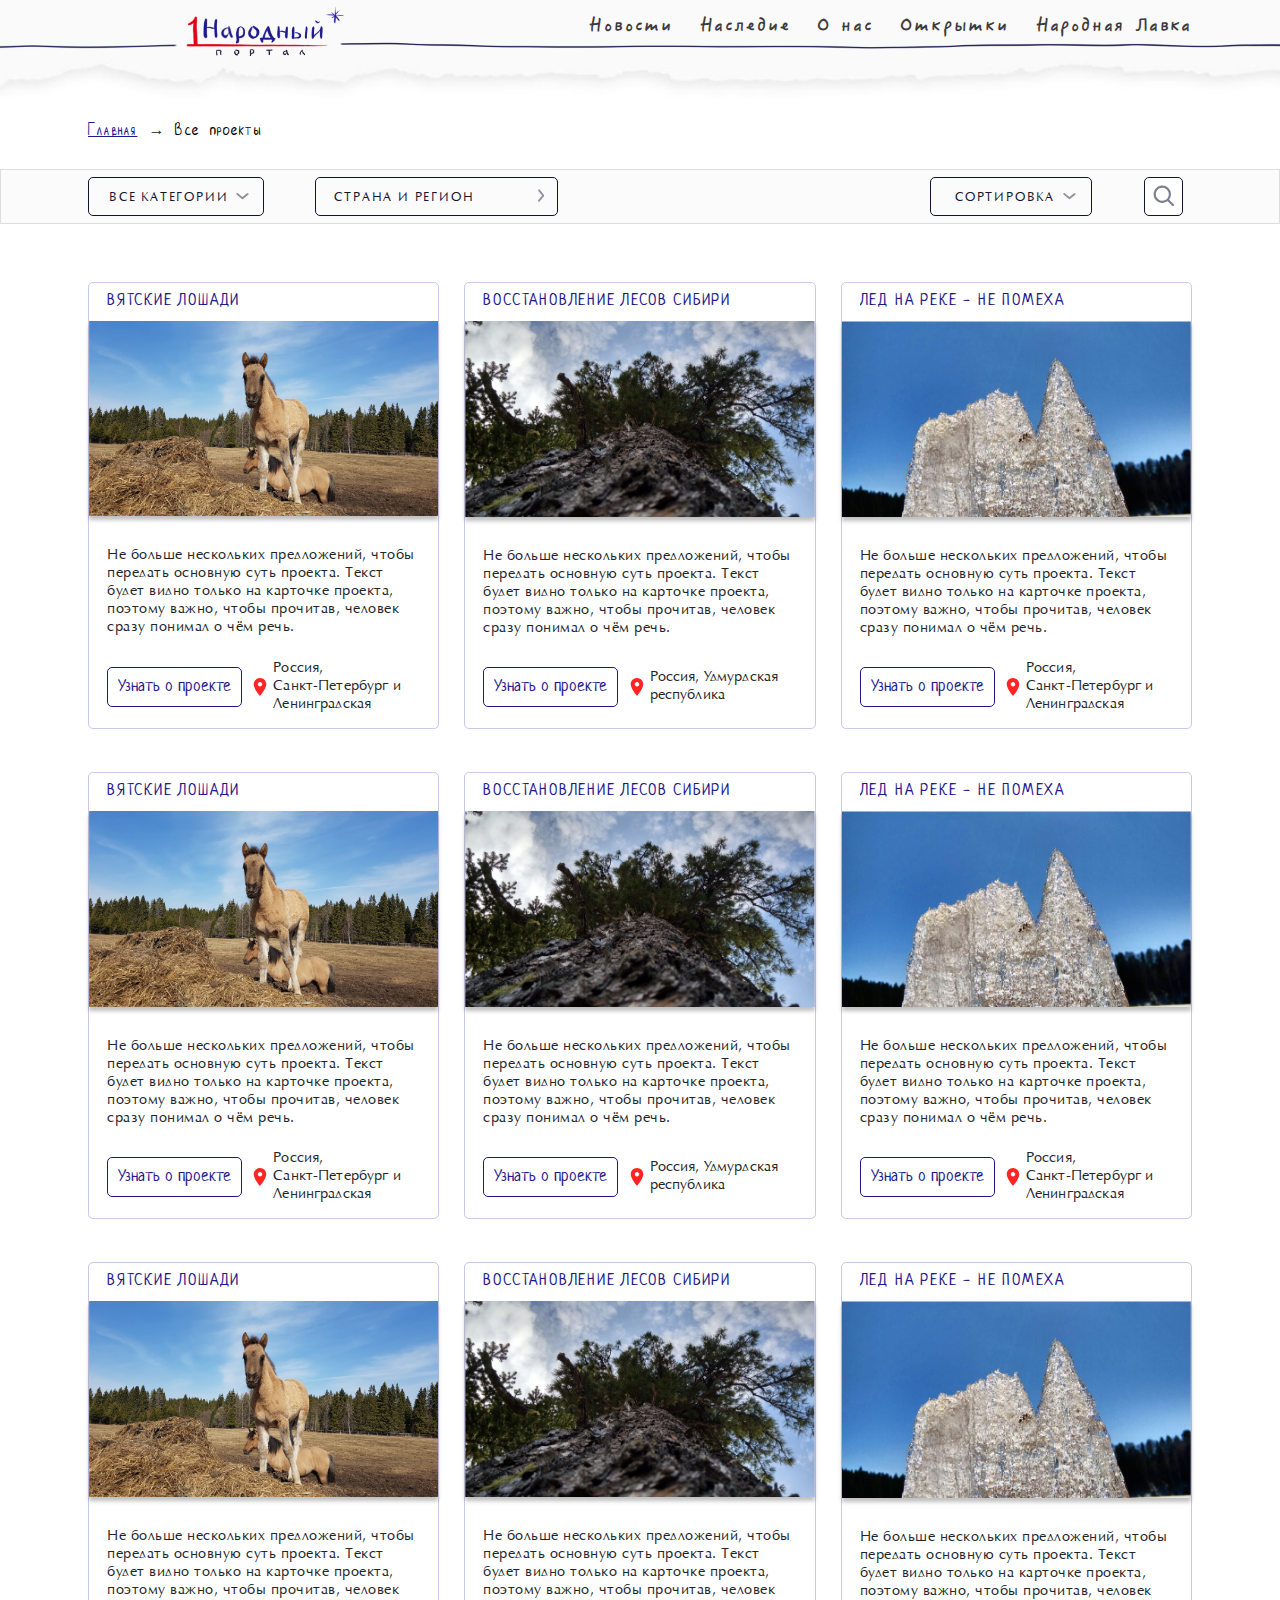
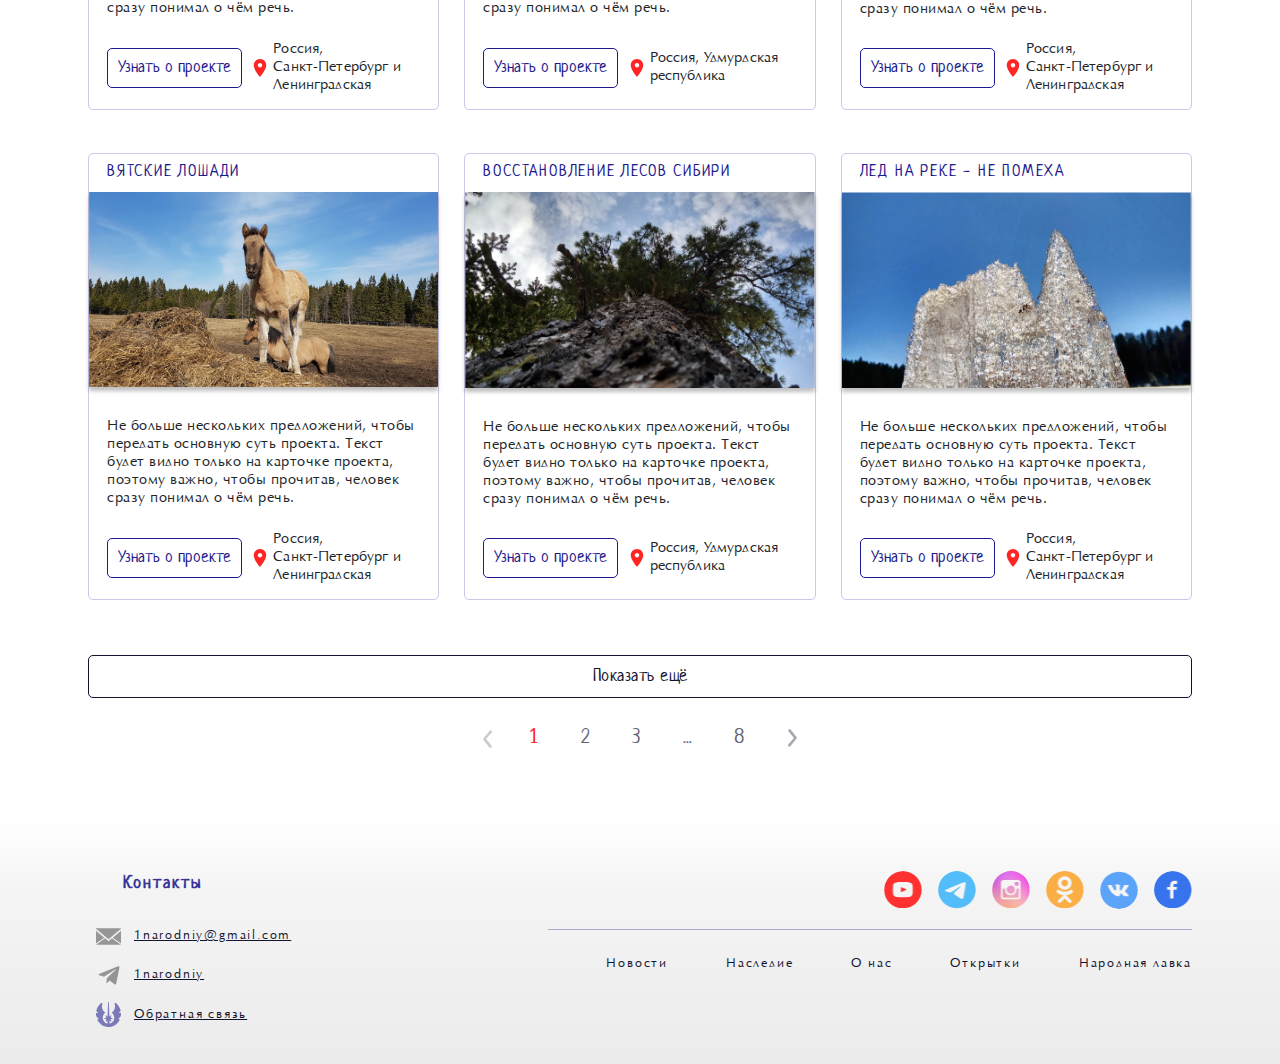
<file: projects — копия.html>
<!DOCTYPE html>
<html lang="ru">
<head>
        <meta charset="utf-8">
    <title>Все проекты - projects.html</title>
    <meta name="description" content="">
    <meta http-equiv="X-UA-Compatible" content="IE=edge">
    <meta name="viewport" content="width=device-width, initial-scale=1, maximum-scale=1">
    <meta name="format-detection" content="telephone=no">
    <meta name="tagline" content="https://feodoraxis.ru/">
    <meta name="author" content="Andrei Smorodin @feodoraxis">

    <!-- Styles -->
    <link rel="stylesheet" href="css/main.min.css">

</head>

<body class="container-fluid">

    <!-- Header -->
    <!-- 
    For open menu here -- add to .main__header-page class .active
    F.e.: class="main__header main__header-page active"
-->
<header class="main__header main__header-page">
    <div class="wrapper">
        <div class="flexbox main__header-flexbox">
            <div class="main__header-logo">
                <div class="logo">
                    <a href="/"></a>
                </div>
            </div>
            <div class="main__header-menu">

                <nav class="top__menu">
                    <ul>
                        <li><a href="#">Новости</a></li>
                        <li><a href="#">Наследие</a></li>
                        <li><a href="#">О нас</a></li>
                        <li><a href="#">Открытки</a></li>
                        <li><a href="#">Народная Лавка</a></li>
                    </ul>
                </nav>

            </div>

            <div class="main__header-hamburger">
                <div class="hamburger">
                    <svg width="24" height="15" viewBox="0 0 24 15" fill="none" xmlns="http://www.w3.org/2000/svg">
                        <path d="M22.11 6H0.99C0.0791999 6 0 6.6705 0 7.5C0 8.3295 0.0791999 9 0.99 9H22.11C23.0208 9 23.1 8.3295 23.1 7.5C23.1 6.6705 23.0208 6 22.11 6ZM22.11 12H0.99C0.0791999 12 0 12.6705 0 13.5C0 14.3295 0.0791999 15 0.99 15H22.11C23.0208 15 23.1 14.3295 23.1 13.5C23.1 12.6705 23.0208 12 22.11 12ZM0.99 3H22.11C23.0208 3 23.1 2.3295 23.1 1.5C23.1 0.6705 23.0208 0 22.11 0H0.99C0.0791999 0 0 0.6705 0 1.5C0 2.3295 0.0791999 3 0.99 3Z" fill="#FF2525"/>
                    </svg> 
                </div>
            </div>
        </div>
    </div>
</header>
<div class="main__header-page-fake"></div>

    <!-- Main container -->
    <main class="page page-projects">

        <!-- Content -->
        <div class="page-breadcrumbs">
                    <div class="breadcrumbs">
            <div class="wrapper">
                <ol itemscope itemtype="http://schema.org/BreadcrumbList">
                    <li itemprop="itemListElement" itemscope itemtype="http://schema.org/ListItem">
                        <a itemprop="item" href="/">
                            <span itemprop="name">Главная</span>
                        </a>
                        <meta itemprop="position" content="1" />
                    </li>
                    <li itemprop="itemListElement" itemscope itemtype="http://schema.org/ListItem">
                        <span itemprop="name">Все проекты</span>
                        <meta itemprop="position" content="2" />
                    </li>
                </ol>
            </div>
        </div>
        </div>

        <div class="page-filter">
                    <section class="filter">
            <div class="wrapper filter-wrapper">
                <div class="flexbox filter-flexbox filter-desctop">

                    <div class="filter-left">

                        <div class="filter-categoryes">
                            <!-- when user selected some item, need ass class .filter__categoryes-selected, for paint text to red color, and show remove-button. F.e.  class="filter__categoryes filter__categoryes-red" -->
                            <div class="filter__categoryes">
                                <p>Все категории</p>
                                <span class="remove"></span>
                            </div>
                        </div>

                        <div class="filter-country">
                            <!-- on focus add class .active for rotate arrow (f.e. class="filter__country active") -->

                            <!-- when sceen size less than 767px, for full width input on focus need add fixed style "width" -->

                            <!-- when user selected some item, need ass class .filter__country-selected, for paint text to red color, and show remove-button. F.e.  class="filter__country filter__country-red" -->
                            <div class="filter__country">
                                <input type="text" placeholder="Страна и регион">
                                <span class="remove"></span>
                            </div>
                        </div>

                    </div>

                    <div class="filter-right">

                        <div class="filter-sort">

                            <!-- on focus add class .active for rotate arrow (f.e. class="filter__sort active") -->
                            <div class="filter__sort">
                                <p>Сортировка</p>
                            </div>
                        </div>

                        <div class="filter-search">
                            <!-- when need to make icon red color - add to .filter__search class .inputed -->
                            <div class="filter__search">
                                <input type="search">
                            </div>
                        </div>

                    </div>

                </div>

                <div class="flexbox filter-flexbox filter-mobile">

                    <div class="filter-left">

                        <div class="filter-categoryes">
                            <div class="filter__categoryes">
                                <p>Все категории</p>
                            </div>
                        </div>

                        <!-- screen < w767 -- add to .filter-search class .filter-search and add to .filter__search class .active -->
                        <div class="filter-search">
                            <div class="filter__search">
                                <input type="search">
                            </div>
                        </div>

                    </div>

                    <div class="filter-right">
                        <div class="filter-country">
                            <div class="filter__country">
                                <input type="text" placeholder="Страна и регион">
                            </div>
                        </div>

                        <div class="filter-sort">
                            <div class="filter__sort">
                                <p>Сортировка</p>
                            </div>
                        </div>

                    </div>

                </div>
                
                <!-- add .active class -->
                <div class="filter__categoryes-show">
                    <ul class="filter__categoryes-show-main">
                        <li class="filter__categoryes-show-society" for="#society">
                            <span>Общество</span>
                        </li>
                        <li class="filter__categoryes-show-people" for="#people">
                            <span>Люди</span>
                        </li>
                        <li class="filter__categoryes-show-kids" for="#kids">
                            <span>Дети</span>
                        </li>
                        <li class="filter__categoryes-show-nature" for="#nature">
                            <span>Природа</span>
                        </li>
                        <li class="filter__categoryes-show-creating" for="#creating">
                            <span>Творчество</span>
                        </li>
                        <li class="filter__categoryes-show-culture" for="#culture">
                            <span>Культура</span>
                        </li>
                        <li class="filter__categoryes-show-history" for="#history">
                            <span>История</span>
                        </li>
                        <li class="filter__categoryes-show-education" for="#education">
                            <span>Просвещение</span>
                        </li>
                    </ul>

                    <!-- add .active class -->
                    <div class="filter__categoryes-show-sub" id="society">

                        <a class="filter__categoryes-show-sub-back" href="#">< <span>Назад</span></a>
                        <ul>
                            <li>
                                <span><a href="#">Лес</a></span>
                                <span><a href="#">Природа</a></span>
                                <span><a href="#">Экология</a></span>
                                <span><a href="#">Животные</a></span>
                                <span><a href="#">Лес</a></span>
                                <span><a href="#">Океан</a></span>
                                <span><a href="#">Птицы</a></span>
                            </li>
                            <li>
                                <span><a href="#">Экология</a></span>
                                <span><a href="#">Браконьерство</a></span>
                                <span><a href="#">Лесеничество</a></span>
                                <span><a href="#">Заповедники</a></span>
                                <span><a href="#">Приюты для животных</a></span>
                                <span><a href="#">Зоозащита</a></span>
                                <span><a href="#">Лесоохрана</a></span>
                            </li>
                            <li>
                                <span><a href="#">Экология</a></span>
                                <span><a href="#">Браконьерство</a></span>
                                <span><a href="#">Лесеничество</a></span>
                                <span><a href="#">Заповедники</a></span>
                                <span><a href="#">Приюты</a></span>
                                <span><a href="#">Зоозащита</a></span>
                                <span><a href="#">Лесоохрана</a></span>
                            </li>
                        </ul>

                        <button class="filter__categoryes-show-sub-button"></button>
                    </div>
                    <ul class="filter__categoryes-show-sub" id="people">
                        <li>Лес</li>
                        <li>Экология</li>
                        <li>Экология</li>
                        <li>Природа</li>
                        <li>Браконьерство</li>
                        <li>Браконьерство</li>
                        <li>Экология</li>
                        <li>Лесеничество</li>
                        <li>Лесеничество</li>
                        <li>Животные</li>
                        <li>Заповедники</li>
                        <li>Заповедники</li>
                        <li>Лес</li>
                        <li>Приюты для животных</li>
                        <li>Приюты</li>
                        <li>Океан</li>
                        <li>Зоозащита</li>
                        <li>Зоозащита</li>
                        <li>Птицы</li>
                        <li>Лесоохрана</li>
                        <li>Лесоохрана</li>
                    </ul>
                    <ul class="filter__categoryes-show-sub" id="kids">
                        <li>Лес</li>
                        <li>Экология</li>
                        <li>Экология</li>
                        <li>Природа</li>
                        <li>Браконьерство</li>
                        <li>Браконьерство</li>
                        <li>Экология</li>
                        <li>Лесеничество</li>
                        <li>Лесеничество</li>
                        <li>Животные</li>
                        <li>Заповедники</li>
                        <li>Заповедники</li>
                        <li>Лес</li>
                        <li>Приюты для животных</li>
                        <li>Приюты</li>
                        <li>Океан</li>
                        <li>Зоозащита</li>
                        <li>Зоозащита</li>
                        <li>Птицы</li>
                        <li>Лесоохрана</li>
                        <li>Лесоохрана</li>
                    </ul>
                    <ul class="filter__categoryes-show-sub" id="nature">
                        <li>Лес</li>
                        <li>Экология</li>
                        <li>Экология</li>
                        <li>Природа</li>
                        <li>Браконьерство</li>
                        <li>Браконьерство</li>
                        <li>Экология</li>
                        <li>Лесеничество</li>
                        <li>Лесеничество</li>
                        <li>Животные</li>
                        <li>Заповедники</li>
                        <li>Заповедники</li>
                        <li>Лес</li>
                        <li>Приюты для животных</li>
                        <li>Приюты</li>
                        <li>Океан</li>
                        <li>Зоозащита</li>
                        <li>Зоозащита</li>
                        <li>Птицы</li>
                        <li>Лесоохрана</li>
                        <li>Лесоохрана</li>
                    </ul>
                    <ul class="filter__categoryes-show-sub" id="creating">
                        <li>Лес</li>
                        <li>Экология</li>
                        <li>Экология</li>
                        <li>Природа</li>
                        <li>Браконьерство</li>
                        <li>Браконьерство</li>
                        <li>Экология</li>
                        <li>Лесеничество</li>
                        <li>Лесеничество</li>
                        <li>Животные</li>
                        <li>Заповедники</li>
                        <li>Заповедники</li>
                        <li>Лес</li>
                        <li>Приюты для животных</li>
                        <li>Приюты</li>
                        <li>Океан</li>
                        <li>Зоозащита</li>
                        <li>Зоозащита</li>
                        <li>Птицы</li>
                        <li>Лесоохрана</li>
                        <li>Лесоохрана</li>
                    </ul>
                    <ul class="filter__categoryes-show-sub" id="culture">
                        <li>Лес</li>
                        <li>Экология</li>
                        <li>Экология</li>
                        <li>Природа</li>
                        <li>Браконьерство</li>
                        <li>Браконьерство</li>
                        <li>Экология</li>
                        <li>Лесеничество</li>
                        <li>Лесеничество</li>
                        <li>Животные</li>
                        <li>Заповедники</li>
                        <li>Заповедники</li>
                        <li>Лес</li>
                        <li>Приюты для животных</li>
                        <li>Приюты</li>
                        <li>Океан</li>
                        <li>Зоозащита</li>
                        <li>Зоозащита</li>
                        <li>Птицы</li>
                        <li>Лесоохрана</li>
                        <li>Лесоохрана</li>
                    </ul>
                    <ul class="filter__categoryes-show-sub" id="history">
                        <li>Лес</li>
                        <li>Экология</li>
                        <li>Экология</li>
                        <li>Природа</li>
                        <li>Браконьерство</li>
                        <li>Браконьерство</li>
                        <li>Экология</li>
                        <li>Лесеничество</li>
                        <li>Лесеничество</li>
                        <li>Животные</li>
                        <li>Заповедники</li>
                        <li>Заповедники</li>
                        <li>Лес</li>
                        <li>Приюты для животных</li>
                        <li>Приюты</li>
                        <li>Океан</li>
                        <li>Зоозащита</li>
                        <li>Зоозащита</li>
                        <li>Птицы</li>
                        <li>Лесоохрана</li>
                        <li>Лесоохрана</li>
                    </ul>
                    <ul class="filter__categoryes-show-sub" id="education">
                        <li>Лес</li>
                        <li>Экология</li>
                        <li>Экология</li>
                        <li>Природа</li>
                        <li>Браконьерство</li>
                        <li>Браконьерство</li>
                        <li>Экология</li>
                        <li>Лесеничество</li>
                        <li>Лесеничество</li>
                        <li>Животные</li>
                        <li>Заповедники</li>
                        <li>Заповедники</li>
                        <li>Лес</li>
                        <li>Приюты для животных</li>
                        <li>Приюты</li>
                        <li>Океан</li>
                        <li>Зоозащита</li>
                        <li>Зоозащита</li>
                        <li>Птицы</li>
                        <li>Лесоохрана</li>
                        <li>Лесоохрана</li>
                    </ul>
                </div>

                <!-- add .active class -->
                <div class="filter__country-show">
                    <ul>
                        <li>Межрегиональные проекты</li>
                        <li>Общероссийские проекты</li>
                        <li>Международные проекты</li>
                        <li>Россия, Омская область</li>
                    </ul>
                </div>

                <!-- add .active class -->
                <!-- on scrren size less than 768px, set width-style from .filter__sort to .filter__sort-show -->
                <div class="filter__sort-show">
                    <ul>
                        <li>
                            <div class="filter__sort-radio">
                                <input type="radio" id="radio_1" name="fs" value="1" checked>
                                <label for="radio_1">Случайные</label>
                            </div>
                        </li>
                        <li>
                            <div class="filter__sort-radio">
                                <input type="radio" id="radio_2" name="fs" value="2">
                                <label for="radio_2">Новые</label>
                            </div>
                        </li>
                        <li>
                            <div class="filter__sort-radio">
                                <input type="radio" id="radio_3" name="fs" value="3">
                                <label for="radio_3">Популярные</label>
                            </div>
                        </li>
                    </ul>
                </div>
            </div>
            


        </section>
        </div>

        <!-- <div class="page-search_result">
            <p>Результаты поиска по запросу “пример поиска”</p>
        </div> -->

        <div class="page-projects-list">
            <div class="wrapper">
                <div class="people__projects-list flexbox">

                    <div class="people__projects-item">
                        <div class="project__item">
                            <div class="project__item-title">
                                <a href="#">
                                    <div class="item__title">
                                        <h3>Вятские лошади</h3>
                                    </div>
                                </a>
                            </div>
                            <div class="project__item-thumbnail">
                                <div class="item__thumbnail">
                                    <img src="img/projects/1.png" alt="">
                                </div>
                            </div>

                            <div class="project__item-description">
                                <div class="item__description">
                                    <p>Не больше нескольких предложений, чтобы передать основную суть проекта. Текст будет видно только на карточке проекта, поэтому важно, чтобы прочитав, человек сразу понимал о чём речь.</p>
                                </div>
                            </div>

                            <div class="project__item-footer flexbox">
                                <div class="project__item-footer-item">
                                    <a href="#" class="btn btn-blue">Узнать о проекте</a>
                                </div>
                                <div class="project__item-footer-item">
                                    <div class="location">
                                        <p>Россия, <br>Санкт-Петербург и Ленинградская</p>
                                    </div>
                                </div>
                            </div>
                        </div>
                    </div>

                    <div class="people__projects-item">
                        <div class="project__item">
                            <div class="project__item-title">
                                <a href="#">
                                    <div class="item__title">
                                        <h3>Восстановление лесов Сибири</h3>
                                    </div>
                                </a>
                            </div>
                            <div class="project__item-thumbnail">
                                <div class="item__thumbnail">
                                    <img src="img/projects/2.png" alt="">
                                </div>
                            </div>

                            <div class="project__item-description">
                                <div class="item__description">
                                    <p>Не больше нескольких предложений, чтобы передать основную суть проекта. Текст будет видно только на карточке проекта, поэтому важно, чтобы прочитав, человек сразу понимал о чём речь.</p>
                                </div>
                            </div>

                            <div class="project__item-footer flexbox">
                                <div class="project__item-footer-item">
                                    <a href="#" class="btn btn-blue">Узнать о проекте</a>
                                </div>
                                <div class="project__item-footer-item">
                                    <div class="location">
                                        <p>Россия, Удмурдская республика</p>
                                    </div>
                                </div>
                            </div>
                        </div>
                    </div>

                    <div class="people__projects-item">
                        <div class="project__item">
                            <div class="project__item-title">
                                <a href="#">
                                    <div class="item__title">
                                        <h3>Лед на реке - не помеха</h3>
                                    </div>
                                </a>
                            </div>
                            <div class="project__item-thumbnail">
                                <div class="item__thumbnail">
                                    <img src="img/projects/3.png" alt="">
                                </div>
                            </div>

                            <div class="project__item-description">
                                <div class="item__description">
                                    <p>Не больше нескольких предложений, чтобы передать основную суть проекта. Текст будет видно только на карточке проекта, поэтому важно, чтобы прочитав, человек сразу понимал о чём речь.</p>
                                </div>
                            </div>

                            <div class="project__item-footer flexbox">
                                <div class="project__item-footer-item">
                                    <a href="#" class="btn btn-blue">Узнать о проекте</a>
                                </div>
                                <div class="project__item-footer-item">
                                    <div class="location">
                                        <p>Россия, <br>Санкт-Петербург и Ленинградская</p>
                                    </div>
                                </div>
                            </div>
                        </div>
                    </div>

                    <div class="people__projects-item">
                        <div class="project__item">
                            <div class="project__item-title">
                                <a href="#">
                                    <div class="item__title">
                                        <h3>Вятские лошади</h3>
                                    </div>
                                </a>
                            </div>
                            <div class="project__item-thumbnail">
                                <div class="item__thumbnail">
                                    <img src="img/projects/1.png" alt="">
                                </div>
                            </div>

                            <div class="project__item-description">
                                <div class="item__description">
                                    <p>Не больше нескольких предложений, чтобы передать основную суть проекта. Текст будет видно только на карточке проекта, поэтому важно, чтобы прочитав, человек сразу понимал о чём речь.</p>
                                </div>
                            </div>

                            <div class="project__item-footer flexbox">
                                <div class="project__item-footer-item">
                                    <a href="#" class="btn btn-blue">Узнать о проекте</a>
                                </div>
                                <div class="project__item-footer-item">
                                    <div class="location">
                                        <p>Россия, <br>Санкт-Петербург и Ленинградская</p>
                                    </div>
                                </div>
                            </div>
                        </div>
                    </div>

                    <div class="people__projects-item">
                        <div class="project__item">
                            <div class="project__item-title">
                                <a href="#">
                                    <div class="item__title">
                                        <h3>Восстановление лесов Сибири</h3>
                                    </div>
                                </a>
                            </div>
                            <div class="project__item-thumbnail">
                                <div class="item__thumbnail">
                                    <img src="img/projects/2.png" alt="">
                                </div>
                            </div>

                            <div class="project__item-description">
                                <div class="item__description">
                                    <p>Не больше нескольких предложений, чтобы передать основную суть проекта. Текст будет видно только на карточке проекта, поэтому важно, чтобы прочитав, человек сразу понимал о чём речь.</p>
                                </div>
                            </div>

                            <div class="project__item-footer flexbox">
                                <div class="project__item-footer-item">
                                    <a href="#" class="btn btn-blue">Узнать о проекте</a>
                                </div>
                                <div class="project__item-footer-item">
                                    <div class="location">
                                        <p>Россия, Удмурдская республика</p>
                                    </div>
                                </div>
                            </div>
                        </div>
                    </div>

                    <div class="people__projects-item">
                        <div class="project__item">
                            <div class="project__item-title">
                                <a href="#">
                                    <div class="item__title">
                                        <h3>Лед на реке - не помеха</h3>
                                    </div>
                                </a>
                            </div>
                            <div class="project__item-thumbnail">
                                <div class="item__thumbnail">
                                    <img src="img/projects/3.png" alt="">
                                </div>
                            </div>

                            <div class="project__item-description">
                                <div class="item__description">
                                    <p>Не больше нескольких предложений, чтобы передать основную суть проекта. Текст будет видно только на карточке проекта, поэтому важно, чтобы прочитав, человек сразу понимал о чём речь.</p>
                                </div>
                            </div>

                            <div class="project__item-footer flexbox">
                                <div class="project__item-footer-item">
                                    <a href="#" class="btn btn-blue">Узнать о проекте</a>
                                </div>
                                <div class="project__item-footer-item">
                                    <div class="location">
                                        <p>Россия, <br>Санкт-Петербург и Ленинградская</p>
                                    </div>
                                </div>
                            </div>
                        </div>
                    </div>

                    <div class="people__projects-item">
                        <div class="project__item">
                            <div class="project__item-title">
                                <a href="#">
                                    <div class="item__title">
                                        <h3>Вятские лошади</h3>
                                    </div>
                                </a>
                            </div>
                            <div class="project__item-thumbnail">
                                <div class="item__thumbnail">
                                    <img src="img/projects/1.png" alt="">
                                </div>
                            </div>

                            <div class="project__item-description">
                                <div class="item__description">
                                    <p>Не больше нескольких предложений, чтобы передать основную суть проекта. Текст будет видно только на карточке проекта, поэтому важно, чтобы прочитав, человек сразу понимал о чём речь.</p>
                                </div>
                            </div>

                            <div class="project__item-footer flexbox">
                                <div class="project__item-footer-item">
                                    <a href="#" class="btn btn-blue">Узнать о проекте</a>
                                </div>
                                <div class="project__item-footer-item">
                                    <div class="location">
                                        <p>Россия, <br>Санкт-Петербург и Ленинградская</p>
                                    </div>
                                </div>
                            </div>
                        </div>
                    </div>

                    <div class="people__projects-item">
                        <div class="project__item">
                            <div class="project__item-title">
                                <a href="#">
                                    <div class="item__title">
                                        <h3>Восстановление лесов Сибири</h3>
                                    </div>
                                </a>
                            </div>
                            <div class="project__item-thumbnail">
                                <div class="item__thumbnail">
                                    <img src="img/projects/2.png" alt="">
                                </div>
                            </div>

                            <div class="project__item-description">
                                <div class="item__description">
                                    <p>Не больше нескольких предложений, чтобы передать основную суть проекта. Текст будет видно только на карточке проекта, поэтому важно, чтобы прочитав, человек сразу понимал о чём речь.</p>
                                </div>
                            </div>

                            <div class="project__item-footer flexbox">
                                <div class="project__item-footer-item">
                                    <a href="#" class="btn btn-blue">Узнать о проекте</a>
                                </div>
                                <div class="project__item-footer-item">
                                    <div class="location">
                                        <p>Россия, Удмурдская республика</p>
                                    </div>
                                </div>
                            </div>
                        </div>
                    </div>

                    <div class="people__projects-item">
                        <div class="project__item">
                            <div class="project__item-title">
                                <a href="#">
                                    <div class="item__title">
                                        <h3>Лед на реке - не помеха</h3>
                                    </div>
                                </a>
                            </div>
                            <div class="project__item-thumbnail">
                                <div class="item__thumbnail">
                                    <img src="img/projects/3.png" alt="">
                                </div>
                            </div>

                            <div class="project__item-description">
                                <div class="item__description">
                                    <p>Не больше нескольких предложений, чтобы передать основную суть проекта. Текст будет видно только на карточке проекта, поэтому важно, чтобы прочитав, человек сразу понимал о чём речь.</p>
                                </div>
                            </div>

                            <div class="project__item-footer flexbox">
                                <div class="project__item-footer-item">
                                    <a href="#" class="btn btn-blue">Узнать о проекте</a>
                                </div>
                                <div class="project__item-footer-item">
                                    <div class="location">
                                        <p>Россия, <br>Санкт-Петербург и Ленинградская</p>
                                    </div>
                                </div>
                            </div>
                        </div>
                    </div>

                    <div class="people__projects-item">
                        <div class="project__item">
                            <div class="project__item-title">
                                <a href="#">
                                    <div class="item__title">
                                        <h3>Вятские лошади</h3>
                                    </div>
                                </a>
                            </div>
                            <div class="project__item-thumbnail">
                                <div class="item__thumbnail">
                                    <img src="img/projects/1.png" alt="">
                                </div>
                            </div>

                            <div class="project__item-description">
                                <div class="item__description">
                                    <p>Не больше нескольких предложений, чтобы передать основную суть проекта. Текст будет видно только на карточке проекта, поэтому важно, чтобы прочитав, человек сразу понимал о чём речь.</p>
                                </div>
                            </div>

                            <div class="project__item-footer flexbox">
                                <div class="project__item-footer-item">
                                    <a href="#" class="btn btn-blue">Узнать о проекте</a>
                                </div>
                                <div class="project__item-footer-item">
                                    <div class="location">
                                        <p>Россия, <br>Санкт-Петербург и Ленинградская</p>
                                    </div>
                                </div>
                            </div>
                        </div>
                    </div>

                    <div class="people__projects-item">
                        <div class="project__item">
                            <div class="project__item-title">
                                <a href="#">
                                    <div class="item__title">
                                        <h3>Восстановление лесов Сибири</h3>
                                    </div>
                                </a>
                            </div>
                            <div class="project__item-thumbnail">
                                <div class="item__thumbnail">
                                    <img src="img/projects/2.png" alt="">
                                </div>
                            </div>

                            <div class="project__item-description">
                                <div class="item__description">
                                    <p>Не больше нескольких предложений, чтобы передать основную суть проекта. Текст будет видно только на карточке проекта, поэтому важно, чтобы прочитав, человек сразу понимал о чём речь.</p>
                                </div>
                            </div>

                            <div class="project__item-footer flexbox">
                                <div class="project__item-footer-item">
                                    <a href="#" class="btn btn-blue">Узнать о проекте</a>
                                </div>
                                <div class="project__item-footer-item">
                                    <div class="location">
                                        <p>Россия, Удмурдская республика</p>
                                    </div>
                                </div>
                            </div>
                        </div>
                    </div>

                    <div class="people__projects-item">
                        <div class="project__item">
                            <div class="project__item-title">
                                <a href="#">
                                    <div class="item__title">
                                        <h3>Лед на реке - не помеха</h3>
                                    </div>
                                </a>
                            </div>
                            <div class="project__item-thumbnail">
                                <div class="item__thumbnail">
                                    <img src="img/projects/3.png" alt="">
                                </div>
                            </div>

                            <div class="project__item-description">
                                <div class="item__description">
                                    <p>Не больше нескольких предложений, чтобы передать основную суть проекта. Текст будет видно только на карточке проекта, поэтому важно, чтобы прочитав, человек сразу понимал о чём речь.</p>
                                </div>
                            </div>

                            <div class="project__item-footer flexbox">
                                <div class="project__item-footer-item">
                                    <a href="#" class="btn btn-blue">Узнать о проекте</a>
                                </div>
                                <div class="project__item-footer-item">
                                    <div class="location">
                                        <p>Россия, <br>Санкт-Петербург и Ленинградская</p>
                                    </div>
                                </div>
                            </div>
                        </div>
                    </div>

                </div>
            </div>
        </div>

                <section class="pagination">
            <div class="wrapper">
                <div class="pagination-upload">
                    <button class="btn btn-pagination">Показать ещё</button>
                </div>

                <div class="pagination-list">
                    <ul>
                        <li><a href="#"><span class="pagination-item pagination-item-arrow pagination-item-arrow-prev"></span></a></li>
                        <li><span class="pagination-item pagination-item-current">1</span></li>
                        <li><a href="#"><span class="pagination-item">2</span></a></li>
                        <li><a href="#"><span class="pagination-item">3</span></a></li>
                        <li><a href="#"><span class="pagination-item">...</span></a></li>
                        <li><a href="#"><span class="pagination-item">8</span></a></li>
                        <li><a href="#"><span class="pagination-item pagination-item-arrow pagination-item-arrow-next pagination-item-arrow-active"></span></a></li>
                    </ul>
                </div>
            </div>
        </section>


    </main>
	
    <!-- Footer -->
        <footer class="main__footer">
        <div class="wrapper">
            <div class="flexbox">

                <div class="main__footer-first">
                    <div class="main__footer-contacts">
                        <div class="main__footer-contacts-title">
                            <b>Контакты</b>
                        </div>
                        <ul>
                            <li><a class="main__footer-contacts-email" href="#">1narodniy@gmail.com</a></li>
                            <li><a class="main__footer-contacts-telegram" href="#">1narodniy</a></li>
                            <li><a class="main__footer-contacts-recall" href="#">Обратная связь</a></li>
                        </ul>
                    </div>
                </div>

                <div class="main__footer-second">
                    <!-- <div class="flexbox flexbox-justify-content-flex-end flexbox-flex-direction-column"> -->
                        <div class="main__footer-sn">
                            <ul class="sn">
                                <li><a class="sn-youtube" href="#"></a></li>
                                <li><a class="sn-telegram" href="#"></a></li>
                                <li><a class="sn-instagram" href="#"></a></li>
                                <li><a class="sn-ok" href="#"></a></li>
                                <li><a class="sn-vk" href="#"></a></li>
                                <li><a class="sn-facebook" href="#"></a></li>
                            </ul>
                        </div>
                        <div class="main__footer-menu">
                            <nav class="footer_menu">
                                <ul>
                                    <li><a href="#">Новости</a></li>
                                    <li><a href="#">Наследие</a></li>
                                    <li><a href="#">О нас</a></li>
                                    <li><a href="#">Открытки</a></li>
                                    <li><a href="#">Народная лавка</a></li>
                                </ul>
                            </nav>
                        </div>
                    <!-- </div> -->
                </div>

            </div>
        </div>
    </footer>

    <div id="to__top" class="to__top"></div>

    <!--

    Андрей Смородин — https://feodoraxis.ru

    -->


</body>
</html>
</file>
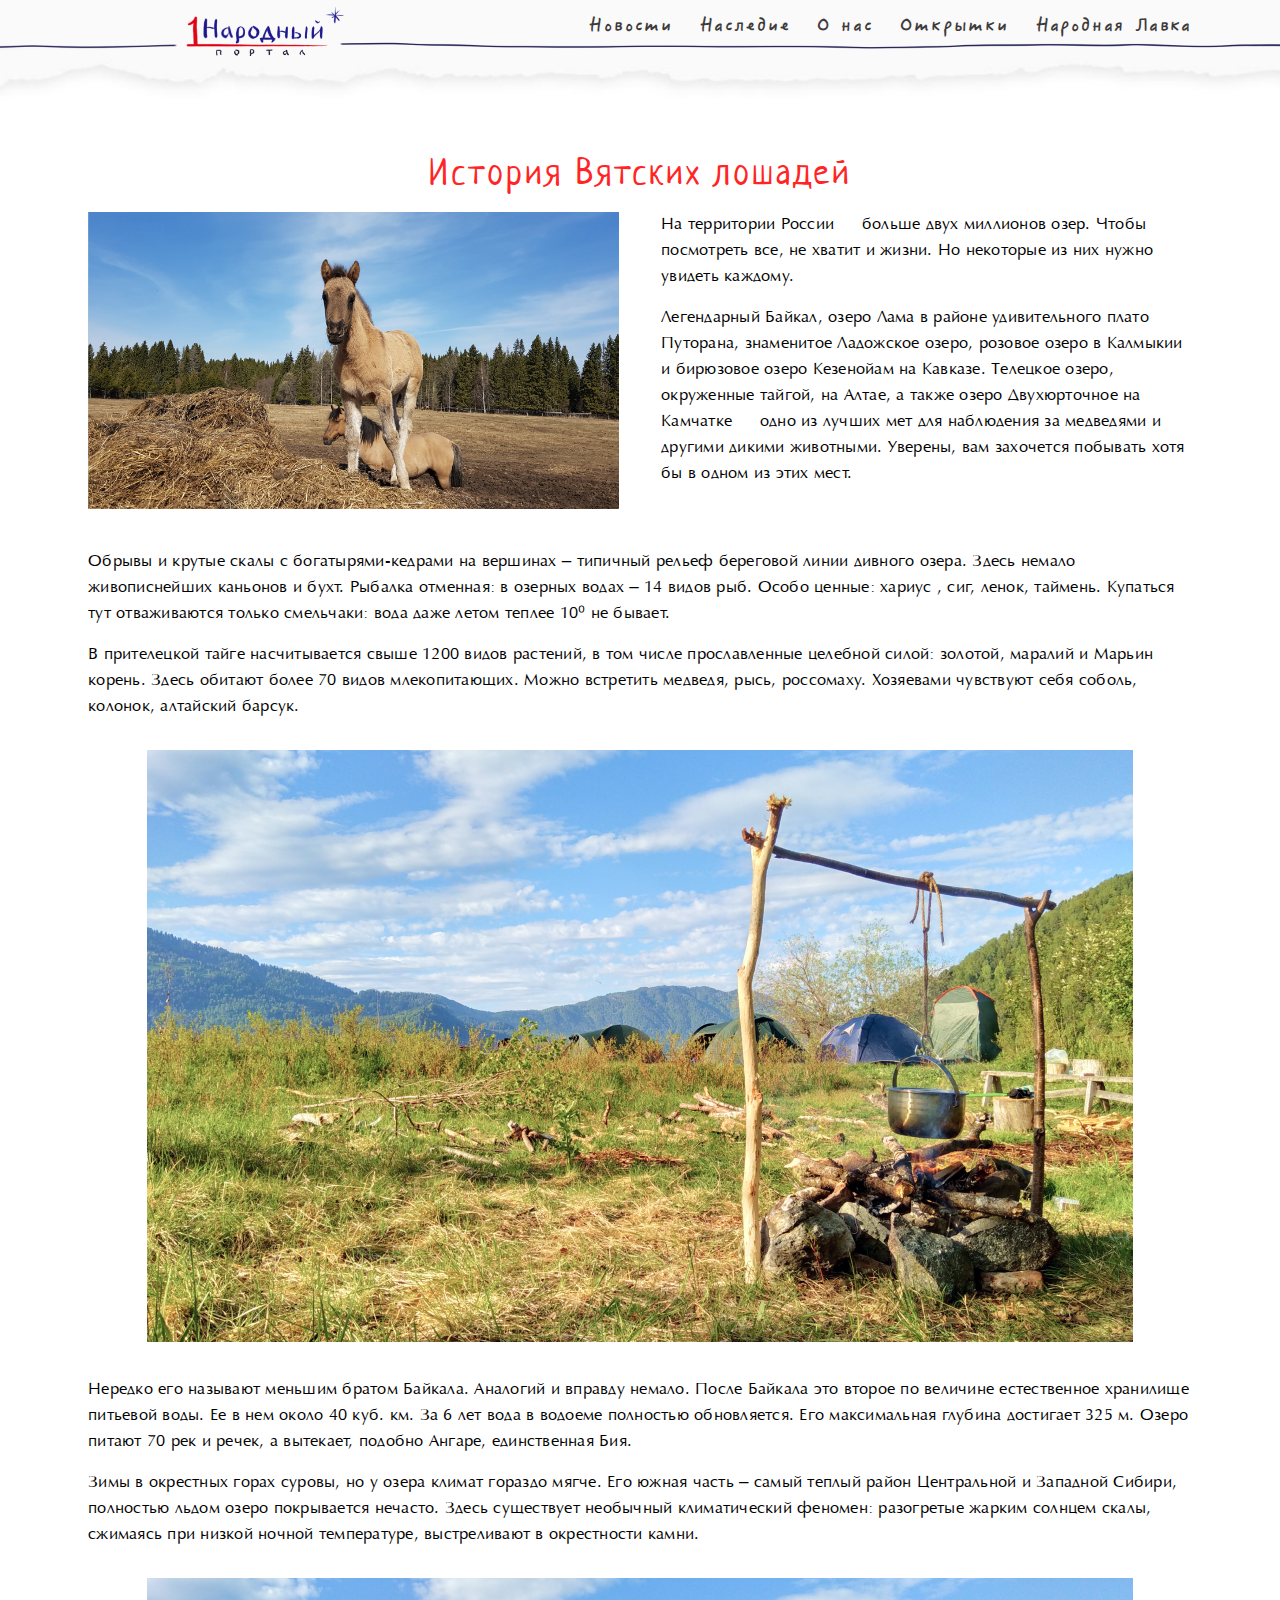
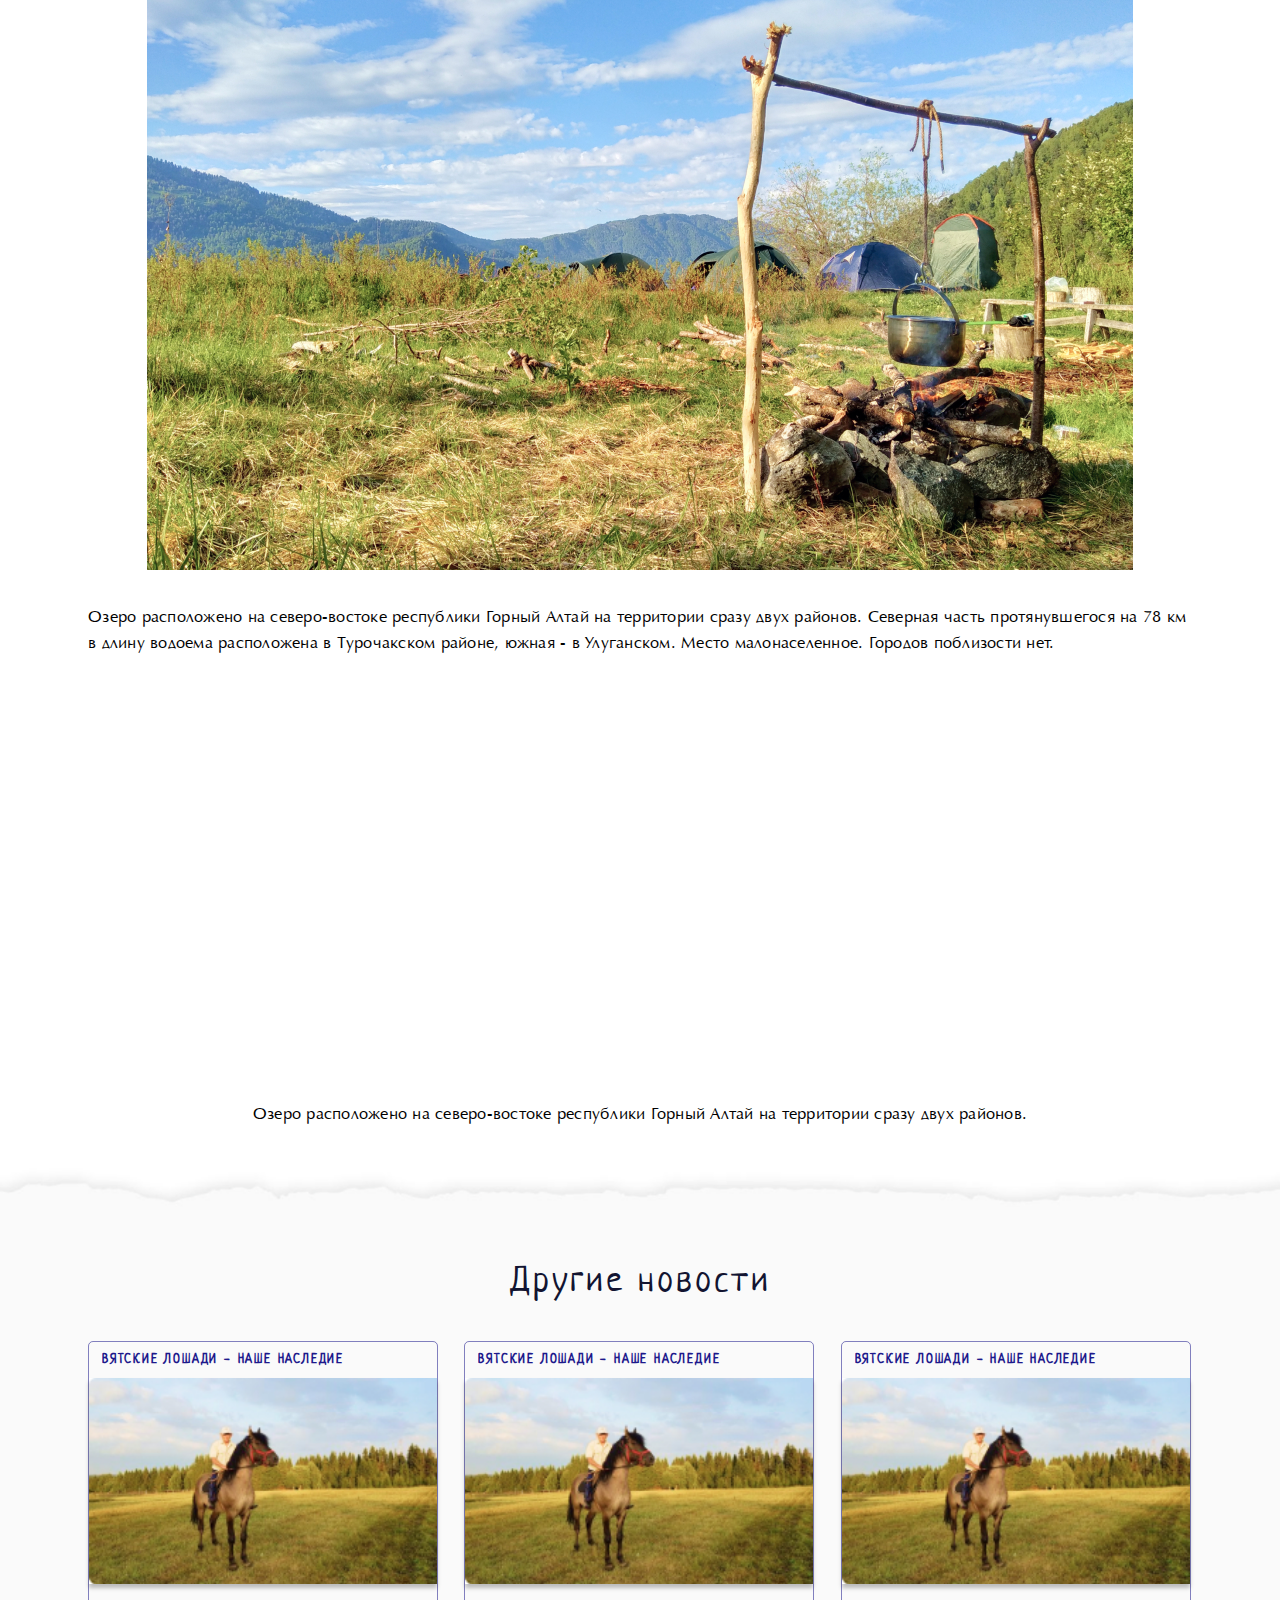
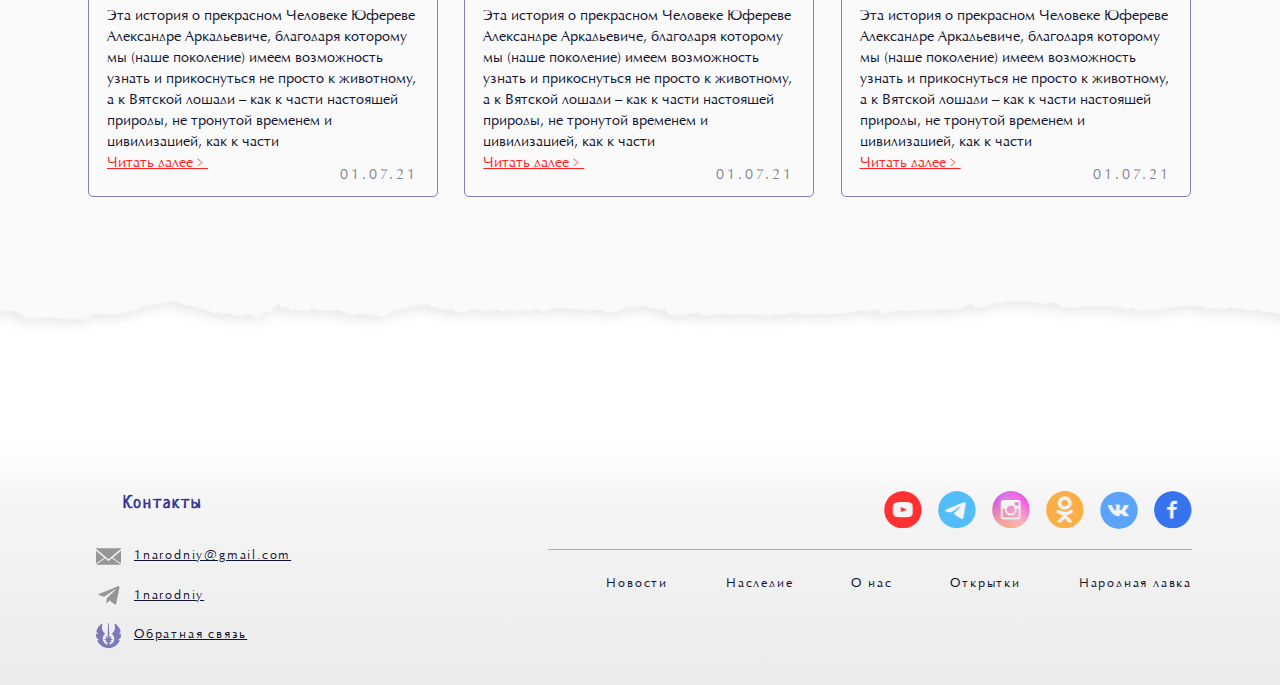
<file: single-heritage.html>
<!DOCTYPE html>
<html lang="ru">
<head>
        <meta charset="utf-8">
    <title>Новость детально - single-news.html</title>
    <meta name="description" content="">
    <meta http-equiv="X-UA-Compatible" content="IE=edge">
    <meta name="viewport" content="width=device-width, initial-scale=1, maximum-scale=1">
    <meta name="format-detection" content="telephone=no">
    <meta name="tagline" content="https://feodoraxis.ru/">
    <meta name="author" content="Andrei Smorodin @feodoraxis">

    <!-- Styles -->
    <link rel="stylesheet" href="css/all_libs.min.css">
    <link rel="stylesheet" href="css/main.css">
    <link rel="stylesheet" href="css/media.css">

</head>

<body class="container-fluid">

    <!-- Header -->
    <!-- 
    For open menu here -- add to .main__header-page class .active
    F.e.: class="main__header main__header-page active"
-->
<header class="main__header main__header-page">
    <div class="wrapper">
        <div class="flexbox main__header-flexbox">
            <div class="main__header-logo">
                <div class="logo">
                    <a href="/"></a>
                </div>
            </div>
            <div class="main__header-menu">

                <nav class="top__menu">
                    <ul>
                        <li><a href="#">Новости</a></li>
                        <li><a href="#">Наследие</a></li>
                        <li><a href="#">О нас</a></li>
                        <li><a href="#">Открытки</a></li>
                        <li><a href="#">Народная Лавка</a></li>
                    </ul>
                </nav>

            </div>

            <div class="main__header-hamburger">
                <div class="hamburger">
                    <svg width="24" height="15" viewBox="0 0 24 15" fill="none" xmlns="http://www.w3.org/2000/svg">
                        <path d="M22.11 6H0.99C0.0791999 6 0 6.6705 0 7.5C0 8.3295 0.0791999 9 0.99 9H22.11C23.0208 9 23.1 8.3295 23.1 7.5C23.1 6.6705 23.0208 6 22.11 6ZM22.11 12H0.99C0.0791999 12 0 12.6705 0 13.5C0 14.3295 0.0791999 15 0.99 15H22.11C23.0208 15 23.1 14.3295 23.1 13.5C23.1 12.6705 23.0208 12 22.11 12ZM0.99 3H22.11C23.0208 3 23.1 2.3295 23.1 1.5C23.1 0.6705 23.0208 0 22.11 0H0.99C0.0791999 0 0 0.6705 0 1.5C0 2.3295 0.0791999 3 0.99 3Z" fill="#FF2525"/>
                    </svg> 
                </div>
            </div>
        </div>
    </div>
</header>
<div class="main__header-page-fake"></div>

    <!-- Main container -->
    <main class="page">

        <!-- Content -->

        <div class="single__news">
            
            <div class="single__news-title">
                <div class="title title-red">
                    <h1>История Вятских лошадей</h1>
                </div>
            </div>

            
            <div class="wrapper">
                <div class="single__news-flexbox flexbox">

                    <div class="single__news-item">
                        <div class="single__news-headre-image">
                            <img src="img/projects/1.png" alt="">
                        </div>
                    </div>
                    <div class="single__news-item">
                        <div class="single__news-description single__news-description-heritage">
                            <p>На территории России — больше двух миллионов озер. Чтобы посмотреть все, не хватит и жизни. Но некоторые из них нужно увидеть каждому.</p>

                            <p>Легендарный Байкал, озеро Лама в районе удивительного плато Путорана, знаменитое Ладожское озеро, розовое озеро в Калмыкии и бирюзовое озеро Кезенойам на Кавказе. Телецкое озеро, окруженные тайгой, на Алтае, а также озеро Двухюрточное на Камчатке — одно из лучших мет для наблюдения за медведями и другими дикими животными. Уверены, вам захочется побывать хотя бы в одном из этих мест.</p>
                        </div>
                    </div>

                </div>

                <div class="single__news-content">
                    <p>Обрывы и крутые скалы с богатырями-кедрами на вершинах ‒ типичный рельеф береговой линии дивного озера. Здесь немало живописнейших каньонов и бухт. Рыбалка отменная: в озерных водах ‒ 14 видов рыб. Особо ценные: хариус , сиг, ленок, таймень. Купаться тут отваживаются только смельчаки: вода даже летом теплее 10⁰ не бывает.</p>
                    <p>В прителецкой тайге насчитывается свыше 1200 видов растений, в том числе прославленные целебной силой: золотой, маралий и Марьин корень. Здесь обитают более 70 видов млекопитающих. Можно встретить медведя, рысь, россомаху. Хозяевами чувствуют себя соболь, колонок, алтайский барсук.</p>
                    <img src="img/thumbnail.jpg" alt="">
                    <p>Нередко его называют меньшим братом Байкала. Аналогий и вправду немало. После Байкала это второе по величине естественное хранилище питьевой воды. Ее в нем около 40 куб. км. За 6 лет вода в водоеме полностью обновляется. Его максимальная глубина достигает 325 м. Озеро питают 70 рек и речек, а вытекает, подобно Ангаре, единственная Бия.</p>
                    <p>Зимы в окрестных горах суровы, но у озера климат гораздо мягче. Его южная часть ‒ самый теплый район Центральной и Западной Сибири, полностью льдом озеро покрывается нечасто. Здесь существует необычный климатический феномен: разогретые жарким солнцем скалы, сжимаясь при низкой ночной температуре, выстреливают в окрестности камни.</p>
                    <img src="img/thumbnail.jpg" alt="">
                    <p>Озеро расположено на северо-востоке республики Горный Алтай на территории сразу двух районов. Северная часть протянувшегося на 78 км в длину водоема расположена в Турочакском районе, южная - в Улуганском. Место малонаселенное. Городов поблизости нет.</p>
                
                    <section class="video">
                        <div class="video-body">
                            <iframe width="724" height="410" src="https://www.youtube.com/embed/Rb0UmrCXxVA" title="YouTube video player" frameborder="0" allow="accelerometer; autoplay; clipboard-write; encrypted-media; gyroscope; picture-in-picture" allowfullscreen></iframe>
                        </div>
                    </section>

                    <center>
                        <p>Озеро расположено на северо-востоке республики Горный Алтай на территории сразу двух районов.   </p>
                    </center>
                
                </div>
            </div>

            

            <section class="people__projects">

                <div class="people__projects-body people__projects-body-others">

                    <div class="people__projects-body-title">
                        <div class="title">
                            <h2>Другие новости</h2>
                        </div>
                    </div>

                    <div class="wrapper">
                        <div class="people__projects-list flexbox">
    
                            <div class="people__projects-item">
                                <div class="news__preview news__preview-mobile flexbox">

                                    <div class="news__preview-content">                
                                        <div class="news__preview-title">
                                            <a href="#">
                                                <h3>Вятские лошади - наше Наследие</h3>
                                            </a>
                                        </div>
                
                                        <div class="news__preview-thumbnail">
                                            <a href="#">
                                                <img src="img/news-preview.jpg" alt="">
                                            </a>
                                        </div>
                
                                        <div class="news__preview-description">
                                            <p>Эта история о прекрасном Человеке Юфереве Александре Аркадьевиче, благодаря которому мы (наше поколение) имеем возможность узнать и прикоснуться не просто к животному, а к Вятской лошади – как к части настоящей природы, не тронутой временем и цивилизацией, как к части  <a href="#">Читать далее﹥</a></p>
                                        </div>
                
                                        <div class="news__preview-date">
                                            <time datetime="2021-07-01">01.07.21</time>
                                        </div>
                                    </div>
                
                
                                </div>
                            </div>
    
                            <div class="people__projects-item">
                                <div class="news__preview news__preview-mobile flexbox">

                                    <div class="news__preview-content">                
                                        <div class="news__preview-title">
                                            <a href="#">
                                                <h3>Вятские лошади - наше Наследие</h3>
                                            </a>
                                        </div>
                
                                        <div class="news__preview-thumbnail">
                                            <a href="#">
                                                <img src="img/news-preview.jpg" alt="">
                                            </a>
                                        </div>
                
                                        <div class="news__preview-description">
                                            <p>Эта история о прекрасном Человеке Юфереве Александре Аркадьевиче, благодаря которому мы (наше поколение) имеем возможность узнать и прикоснуться не просто к животному, а к Вятской лошади – как к части настоящей природы, не тронутой временем и цивилизацией, как к части  <a href="#">Читать далее﹥</a></p>
                                        </div>
                
                                        <div class="news__preview-date">
                                            <time datetime="2021-07-01">01.07.21</time>
                                        </div>
                                    </div>
                
                
                                </div>
                            </div>
    
                            <div class="people__projects-item">
                                <div class="news__preview news__preview-mobile flexbox">

                                    <div class="news__preview-content">                
                                        <div class="news__preview-title">
                                            <a href="#">
                                                <h3>Вятские лошади - наше Наследие</h3>
                                            </a>
                                        </div>
                
                                        <div class="news__preview-thumbnail">
                                            <a href="#">
                                                <img src="img/news-preview.jpg" alt="">
                                            </a>
                                        </div>
                
                                        <div class="news__preview-description">
                                            <p>Эта история о прекрасном Человеке Юфереве Александре Аркадьевиче, благодаря которому мы (наше поколение) имеем возможность узнать и прикоснуться не просто к животному, а к Вятской лошади – как к части настоящей природы, не тронутой временем и цивилизацией, как к части  <a href="#">Читать далее﹥</a></p>
                                        </div>
                
                                        <div class="news__preview-date">
                                            <time datetime="2021-07-01">01.07.21</time>
                                        </div>
                                    </div>
                
                
                                </div>
                            </div>
    
                        </div>
                    </div>
                </div>
    
            </section>
        </div>

    </main>
	
    <!-- Footer -->
        <footer class="main__footer">
        <div class="wrapper">
            <div class="flexbox">

                <div class="main__footer-first">
                    <div class="main__footer-contacts">
                        <div class="main__footer-contacts-title">
                            <b>Контакты</b>
                        </div>
                        <ul>
                            <li><a class="main__footer-contacts-email" href="#">1narodniy@gmail.com</a></li>
                            <li><a class="main__footer-contacts-telegram" href="#">1narodniy</a></li>
                            <li><a class="main__footer-contacts-recall" href="#">Обратная связь</a></li>
                        </ul>
                    </div>
                </div>

                <div class="main__footer-second">
                    <!-- <div class="flexbox flexbox-justify-content-flex-end flexbox-flex-direction-column"> -->
                        <div class="main__footer-sn">
                            <ul class="sn">
                                <li><a class="sn-youtube" href="#"></a></li>
                                <li><a class="sn-telegram" href="#"></a></li>
                                <li><a class="sn-instagram" href="#"></a></li>
                                <li><a class="sn-ok" href="#"></a></li>
                                <li><a class="sn-vk" href="#"></a></li>
                                <li><a class="sn-facebook" href="#"></a></li>
                            </ul>
                        </div>
                        <div class="main__footer-menu">
                            <nav class="footer_menu">
                                <ul>
                                    <li><a href="#">Новости</a></li>
                                    <li><a href="#">Наследие</a></li>
                                    <li><a href="#">О нас</a></li>
                                    <li><a href="#">Открытки</a></li>
                                    <li><a href="#">Народная лавка</a></li>
                                </ul>
                            </nav>
                        </div>
                    <!-- </div> -->
                </div>

            </div>
        </div>
    </footer>

    <div id="to__top" class="to__top"></div>

    <!--

    Андрей Смородин — https://feodoraxis.ru

    -->


</body>
</html>
</file>
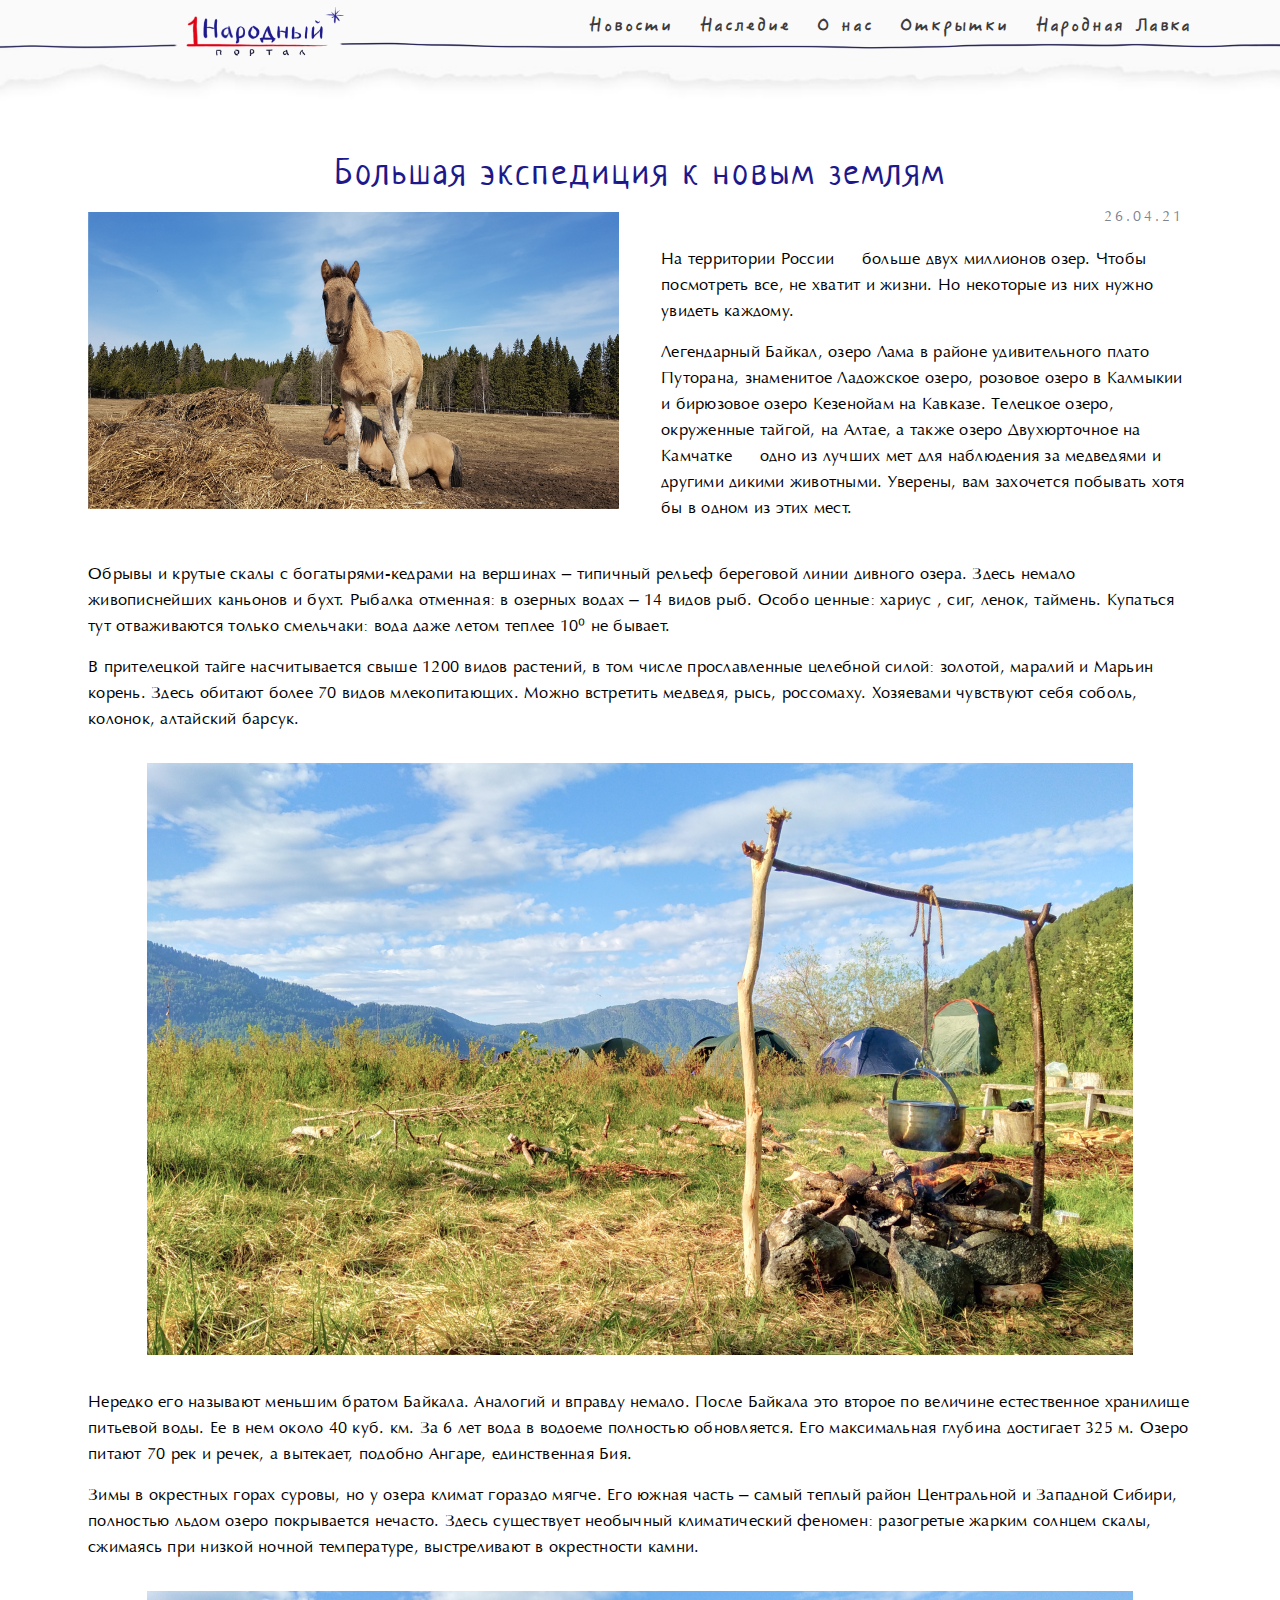
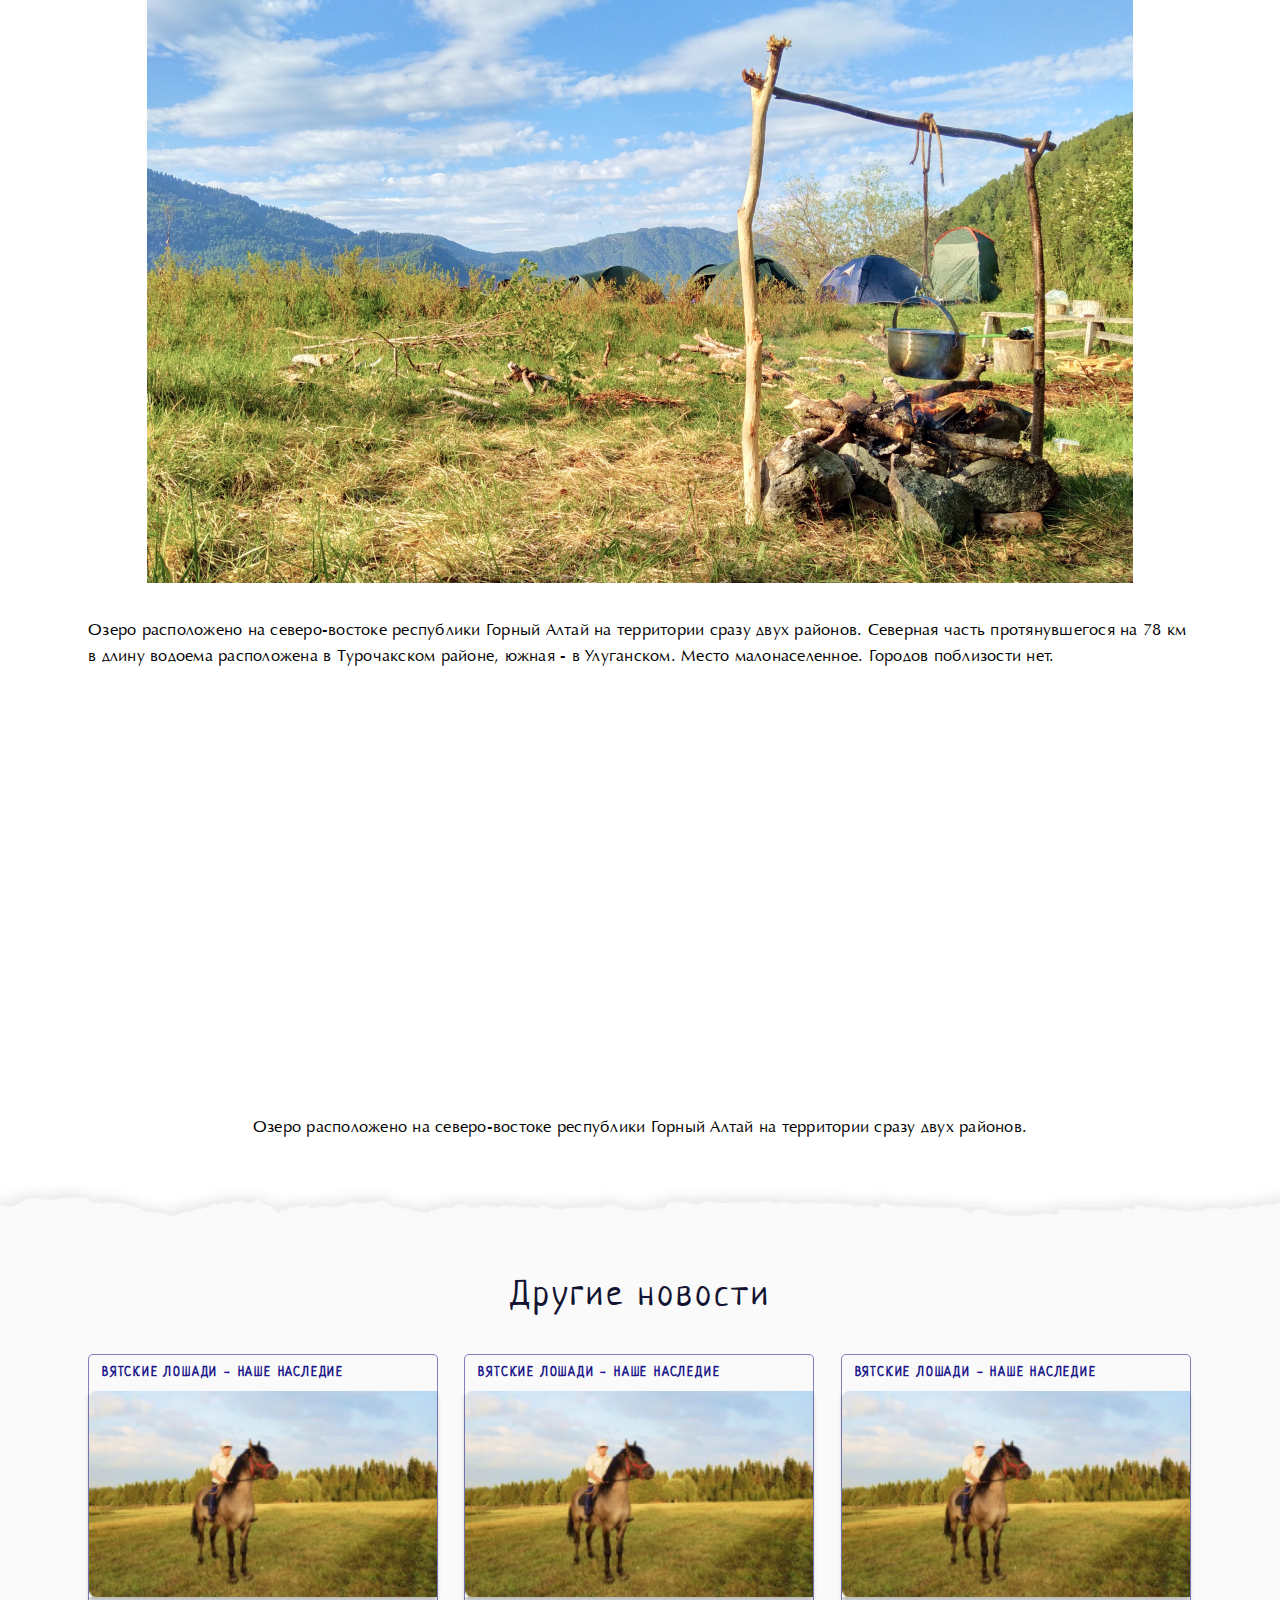
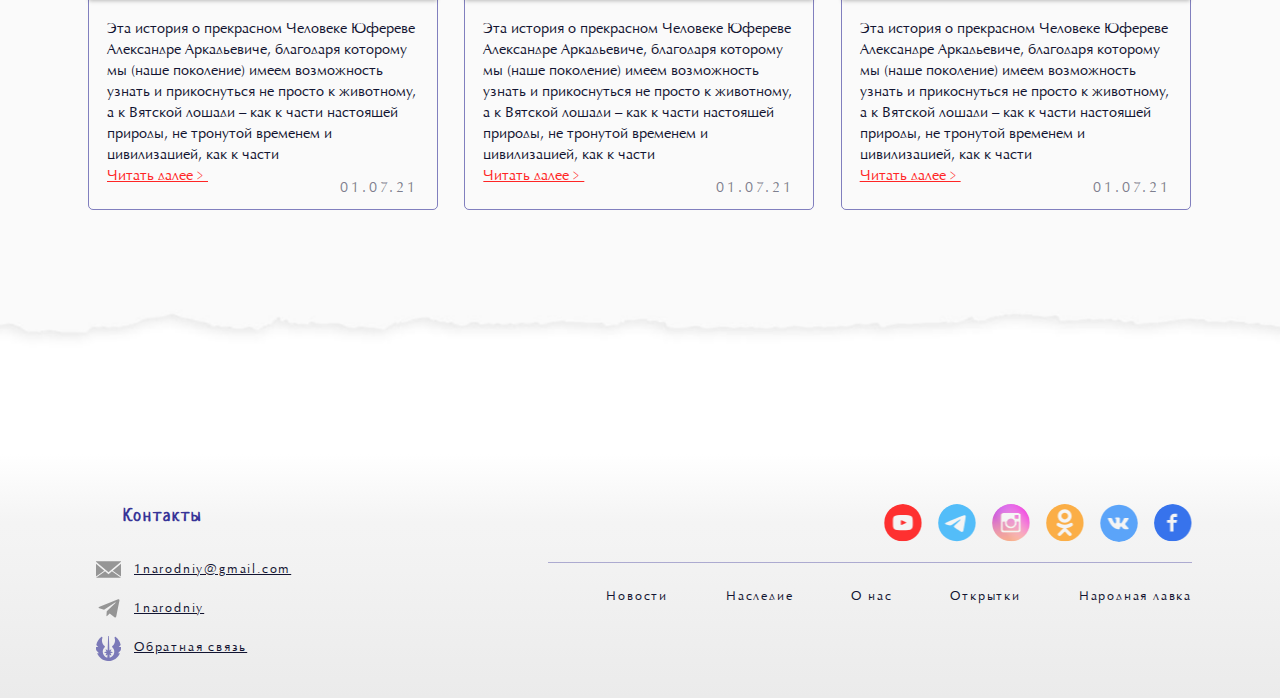
<file: single-news.html>
<!DOCTYPE html>
<html lang="ru">
<head>
        <meta charset="utf-8">
    <title>Новость детально - single-news.html</title>
    <meta name="description" content="">
    <meta http-equiv="X-UA-Compatible" content="IE=edge">
    <meta name="viewport" content="width=device-width, initial-scale=1, maximum-scale=1">
    <meta name="format-detection" content="telephone=no">
    <meta name="tagline" content="https://feodoraxis.ru/">
    <meta name="author" content="Andrei Smorodin @feodoraxis">

    <!-- Styles -->
    <link rel="stylesheet" href="css/all_libs.min.css">
    <link rel="stylesheet" href="css/main.css">
    <link rel="stylesheet" href="css/media.css">

</head>

<body class="container-fluid">

    <!-- Header -->
    <!-- 
    For open menu here -- add to .main__header-page class .active
    F.e.: class="main__header main__header-page active"
-->
<header class="main__header main__header-page">
    <div class="wrapper">
        <div class="flexbox main__header-flexbox">
            <div class="main__header-logo">
                <div class="logo">
                    <a href="/"></a>
                </div>
            </div>
            <div class="main__header-menu">

                <nav class="top__menu">
                    <ul>
                        <li><a href="#">Новости</a></li>
                        <li><a href="#">Наследие</a></li>
                        <li><a href="#">О нас</a></li>
                        <li><a href="#">Открытки</a></li>
                        <li><a href="#">Народная Лавка</a></li>
                    </ul>
                </nav>

            </div>

            <div class="main__header-hamburger">
                <div class="hamburger">
                    <svg width="24" height="15" viewBox="0 0 24 15" fill="none" xmlns="http://www.w3.org/2000/svg">
                        <path d="M22.11 6H0.99C0.0791999 6 0 6.6705 0 7.5C0 8.3295 0.0791999 9 0.99 9H22.11C23.0208 9 23.1 8.3295 23.1 7.5C23.1 6.6705 23.0208 6 22.11 6ZM22.11 12H0.99C0.0791999 12 0 12.6705 0 13.5C0 14.3295 0.0791999 15 0.99 15H22.11C23.0208 15 23.1 14.3295 23.1 13.5C23.1 12.6705 23.0208 12 22.11 12ZM0.99 3H22.11C23.0208 3 23.1 2.3295 23.1 1.5C23.1 0.6705 23.0208 0 22.11 0H0.99C0.0791999 0 0 0.6705 0 1.5C0 2.3295 0.0791999 3 0.99 3Z" fill="#FF2525"/>
                    </svg> 
                </div>
            </div>
        </div>
    </div>
</header>
<div class="main__header-page-fake"></div>

    <!-- Main container -->
    <main class="page">

        <!-- Content -->

        <div class="single__news">
            
            <div class="single__news-title">
                <div class="title">
                    <h1>Большая экспедиция к новым землям</h1>
                </div>
            </div>

            
            <div class="wrapper">
                <div class="single__news-flexbox flexbox">

                    <div class="single__news-item">
                        <div class="single__news-headre-image">
                            <img src="img/projects/1.png" alt="">
                        </div>
                    </div>
                    <div class="single__news-item">

                        <div class="single__news-time">
                            <time>26.04.21</time>
                        </div>
                        <div class="single__news-description">
                            <p>На территории России — больше двух миллионов озер. Чтобы посмотреть все, не хватит и жизни. Но некоторые из них нужно увидеть каждому.</p>

                            <p>Легендарный Байкал, озеро Лама в районе удивительного плато Путорана, знаменитое Ладожское озеро, розовое озеро в Калмыкии и бирюзовое озеро Кезенойам на Кавказе. Телецкое озеро, окруженные тайгой, на Алтае, а также озеро Двухюрточное на Камчатке — одно из лучших мет для наблюдения за медведями и другими дикими животными. Уверены, вам захочется побывать хотя бы в одном из этих мест.</p>
                        </div>
                    </div>

                </div>

                <div class="single__news-content">
                    <p>Обрывы и крутые скалы с богатырями-кедрами на вершинах ‒ типичный рельеф береговой линии дивного озера. Здесь немало живописнейших каньонов и бухт. Рыбалка отменная: в озерных водах ‒ 14 видов рыб. Особо ценные: хариус , сиг, ленок, таймень. Купаться тут отваживаются только смельчаки: вода даже летом теплее 10⁰ не бывает.</p>
                    <p>В прителецкой тайге насчитывается свыше 1200 видов растений, в том числе прославленные целебной силой: золотой, маралий и Марьин корень. Здесь обитают более 70 видов млекопитающих. Можно встретить медведя, рысь, россомаху. Хозяевами чувствуют себя соболь, колонок, алтайский барсук.</p>
                    <img src="img/thumbnail.jpg" alt="">
                    <p>Нередко его называют меньшим братом Байкала. Аналогий и вправду немало. После Байкала это второе по величине естественное хранилище питьевой воды. Ее в нем около 40 куб. км. За 6 лет вода в водоеме полностью обновляется. Его максимальная глубина достигает 325 м. Озеро питают 70 рек и речек, а вытекает, подобно Ангаре, единственная Бия.</p>
                    <p>Зимы в окрестных горах суровы, но у озера климат гораздо мягче. Его южная часть ‒ самый теплый район Центральной и Западной Сибири, полностью льдом озеро покрывается нечасто. Здесь существует необычный климатический феномен: разогретые жарким солнцем скалы, сжимаясь при низкой ночной температуре, выстреливают в окрестности камни.</p>
                    <img src="img/thumbnail.jpg" alt="">
                    <p>Озеро расположено на северо-востоке республики Горный Алтай на территории сразу двух районов. Северная часть протянувшегося на 78 км в длину водоема расположена в Турочакском районе, южная - в Улуганском. Место малонаселенное. Городов поблизости нет.</p>
                
                    <section class="video">
                        <div class="video-body">
                            <iframe width="724" height="410" src="https://www.youtube.com/embed/Rb0UmrCXxVA" title="YouTube video player" frameborder="0" allow="accelerometer; autoplay; clipboard-write; encrypted-media; gyroscope; picture-in-picture" allowfullscreen></iframe>
                        </div>
                    </section>

                    <center>
                        <p>Озеро расположено на северо-востоке республики Горный Алтай на территории сразу двух районов.   </p>
                    </center>
                
                </div>
            </div>

            

            <section class="people__projects">

                <div class="people__projects-body people__projects-body-others">

                    <div class="people__projects-body-title">
                        <div class="title">
                            <h2>Другие новости</h2>
                        </div>
                    </div>

                    <div class="wrapper">
                        <div class="people__projects-list flexbox">
    
                            <div class="people__projects-item">
                                <div class="news__preview news__preview-mobile flexbox">

                                    <div class="news__preview-content">                
                                        <div class="news__preview-title">
                                            <a href="#">
                                                <h3>Вятские лошади - наше Наследие</h3>
                                            </a>
                                        </div>
                
                                        <div class="news__preview-thumbnail">
                                            <a href="#">
                                                <img src="img/news-preview.jpg" alt="">
                                            </a>
                                        </div>
                
                                        <div class="news__preview-description">
                                            <p>Эта история о прекрасном Человеке Юфереве Александре Аркадьевиче, благодаря которому мы (наше поколение) имеем возможность узнать и прикоснуться не просто к животному, а к Вятской лошади – как к части настоящей природы, не тронутой временем и цивилизацией, как к части  <a href="#">Читать далее﹥</a></p>
                                        </div>
                
                                        <div class="news__preview-date">
                                            <time datetime="2021-07-01">01.07.21</time>
                                        </div>
                                    </div>
                
                
                                </div>
                            </div>
    
                            <div class="people__projects-item">
                                <div class="news__preview news__preview-mobile flexbox">

                                    <div class="news__preview-content">                
                                        <div class="news__preview-title">
                                            <a href="#">
                                                <h3>Вятские лошади - наше Наследие</h3>
                                            </a>
                                        </div>
                
                                        <div class="news__preview-thumbnail">
                                            <a href="#">
                                                <img src="img/news-preview.jpg" alt="">
                                            </a>
                                        </div>
                
                                        <div class="news__preview-description">
                                            <p>Эта история о прекрасном Человеке Юфереве Александре Аркадьевиче, благодаря которому мы (наше поколение) имеем возможность узнать и прикоснуться не просто к животному, а к Вятской лошади – как к части настоящей природы, не тронутой временем и цивилизацией, как к части  <a href="#">Читать далее﹥</a></p>
                                        </div>
                
                                        <div class="news__preview-date">
                                            <time datetime="2021-07-01">01.07.21</time>
                                        </div>
                                    </div>
                
                
                                </div>
                            </div>
    
                            <div class="people__projects-item">
                                <div class="news__preview news__preview-mobile flexbox">

                                    <div class="news__preview-content">                
                                        <div class="news__preview-title">
                                            <a href="#">
                                                <h3>Вятские лошади - наше Наследие</h3>
                                            </a>
                                        </div>
                
                                        <div class="news__preview-thumbnail">
                                            <a href="#">
                                                <img src="img/news-preview.jpg" alt="">
                                            </a>
                                        </div>
                
                                        <div class="news__preview-description">
                                            <p>Эта история о прекрасном Человеке Юфереве Александре Аркадьевиче, благодаря которому мы (наше поколение) имеем возможность узнать и прикоснуться не просто к животному, а к Вятской лошади – как к части настоящей природы, не тронутой временем и цивилизацией, как к части  <a href="#">Читать далее﹥</a></p>
                                        </div>
                
                                        <div class="news__preview-date">
                                            <time datetime="2021-07-01">01.07.21</time>
                                        </div>
                                    </div>
                
                
                                </div>
                            </div>
    
                        </div>
                    </div>
                </div>
    
            </section>
        </div>

    </main>
	
    <!-- Footer -->
        <footer class="main__footer">
        <div class="wrapper">
            <div class="flexbox">

                <div class="main__footer-first">
                    <div class="main__footer-contacts">
                        <div class="main__footer-contacts-title">
                            <b>Контакты</b>
                        </div>
                        <ul>
                            <li><a class="main__footer-contacts-email" href="#">1narodniy@gmail.com</a></li>
                            <li><a class="main__footer-contacts-telegram" href="#">1narodniy</a></li>
                            <li><a class="main__footer-contacts-recall" href="#">Обратная связь</a></li>
                        </ul>
                    </div>
                </div>

                <div class="main__footer-second">
                    <!-- <div class="flexbox flexbox-justify-content-flex-end flexbox-flex-direction-column"> -->
                        <div class="main__footer-sn">
                            <ul class="sn">
                                <li><a class="sn-youtube" href="#"></a></li>
                                <li><a class="sn-telegram" href="#"></a></li>
                                <li><a class="sn-instagram" href="#"></a></li>
                                <li><a class="sn-ok" href="#"></a></li>
                                <li><a class="sn-vk" href="#"></a></li>
                                <li><a class="sn-facebook" href="#"></a></li>
                            </ul>
                        </div>
                        <div class="main__footer-menu">
                            <nav class="footer_menu">
                                <ul>
                                    <li><a href="#">Новости</a></li>
                                    <li><a href="#">Наследие</a></li>
                                    <li><a href="#">О нас</a></li>
                                    <li><a href="#">Открытки</a></li>
                                    <li><a href="#">Народная лавка</a></li>
                                </ul>
                            </nav>
                        </div>
                    <!-- </div> -->
                </div>

            </div>
        </div>
    </footer>

    <div id="to__top" class="to__top"></div>

    <!--

    Андрей Смородин — https://feodoraxis.ru

    -->


</body>
</html>
</file>
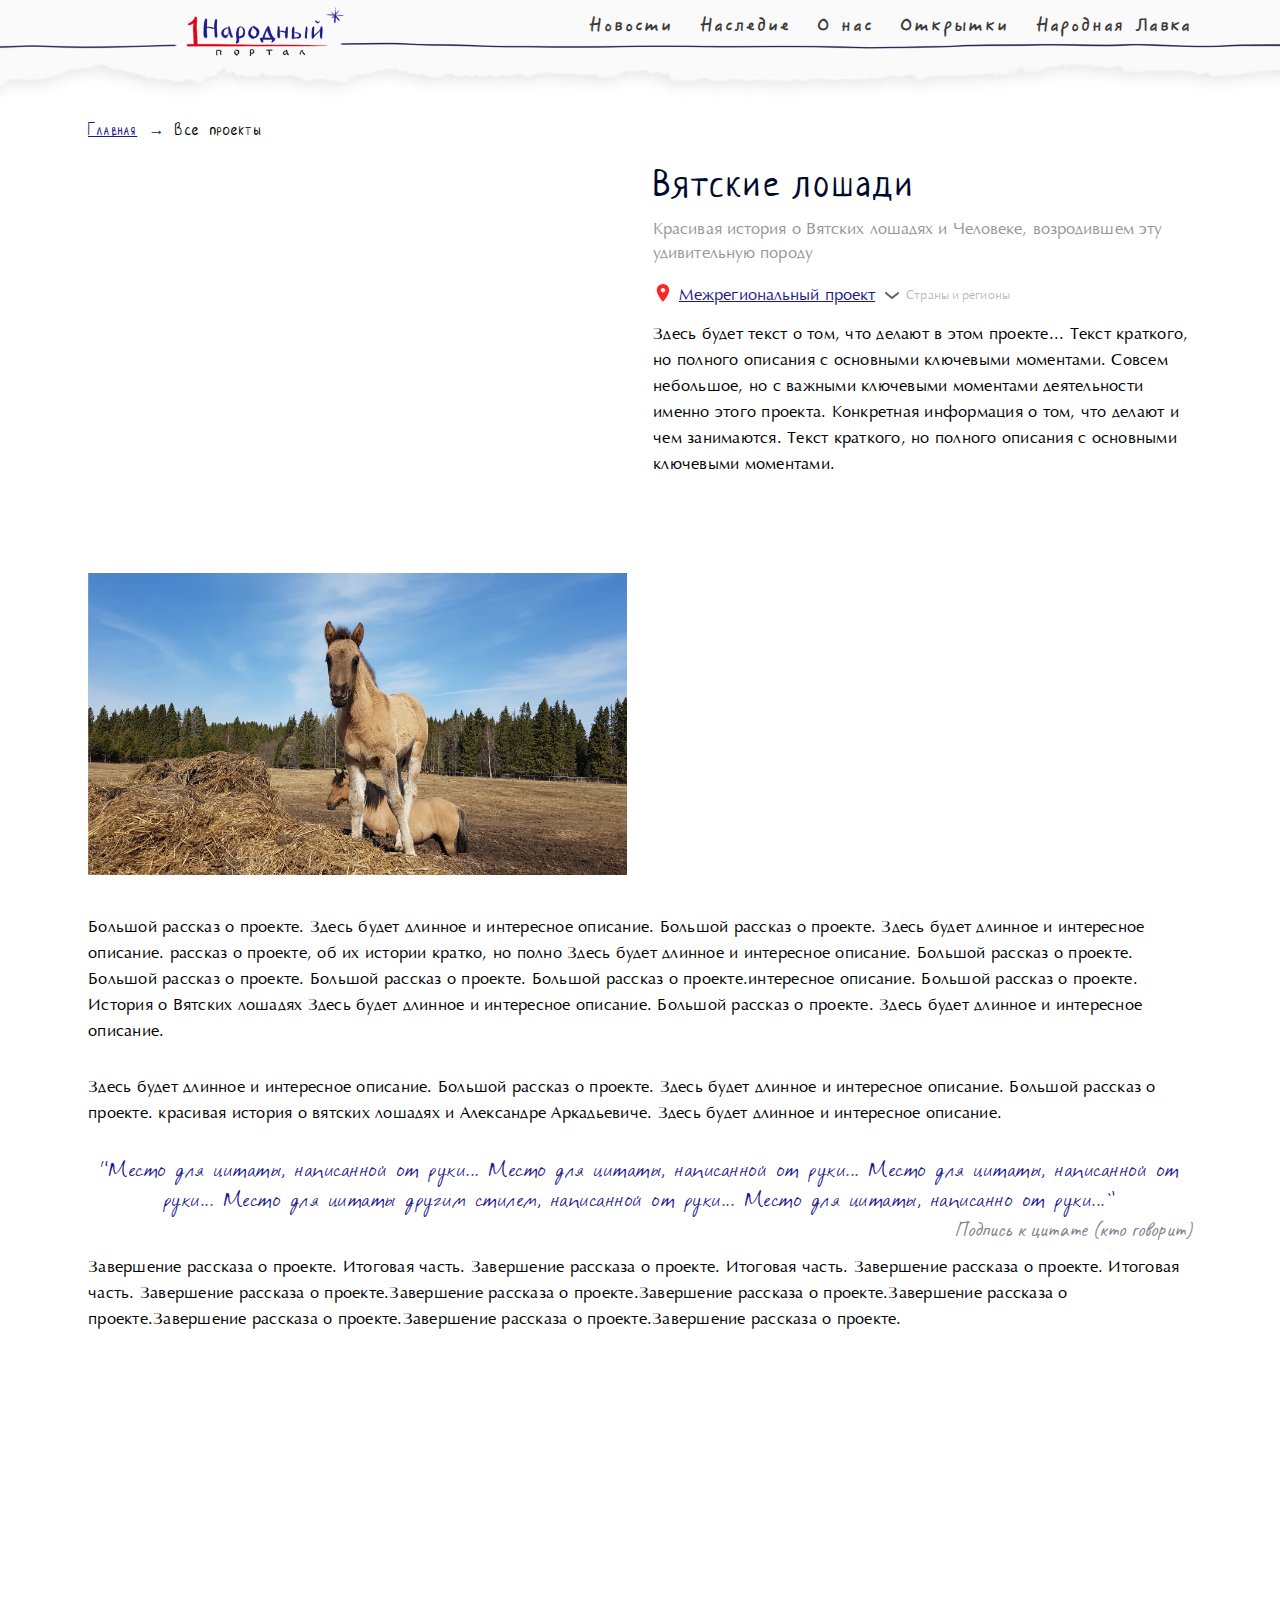
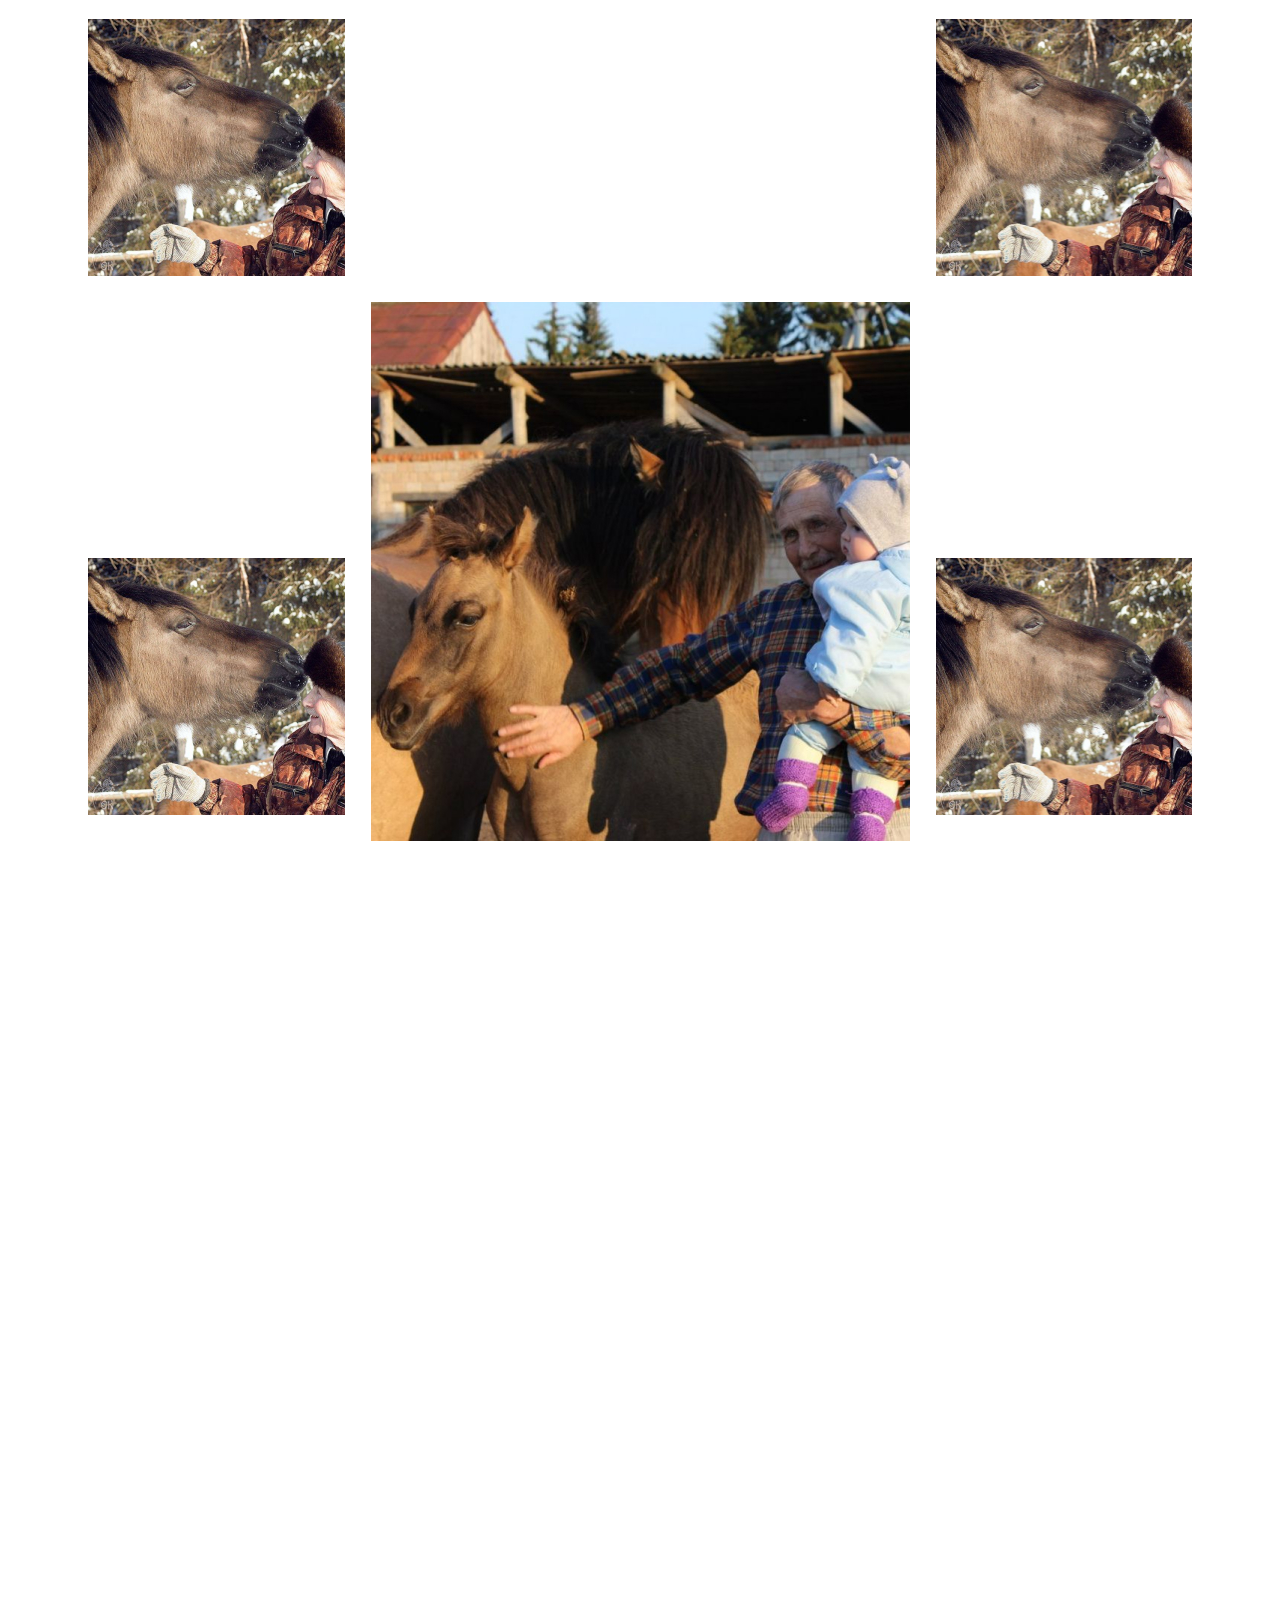
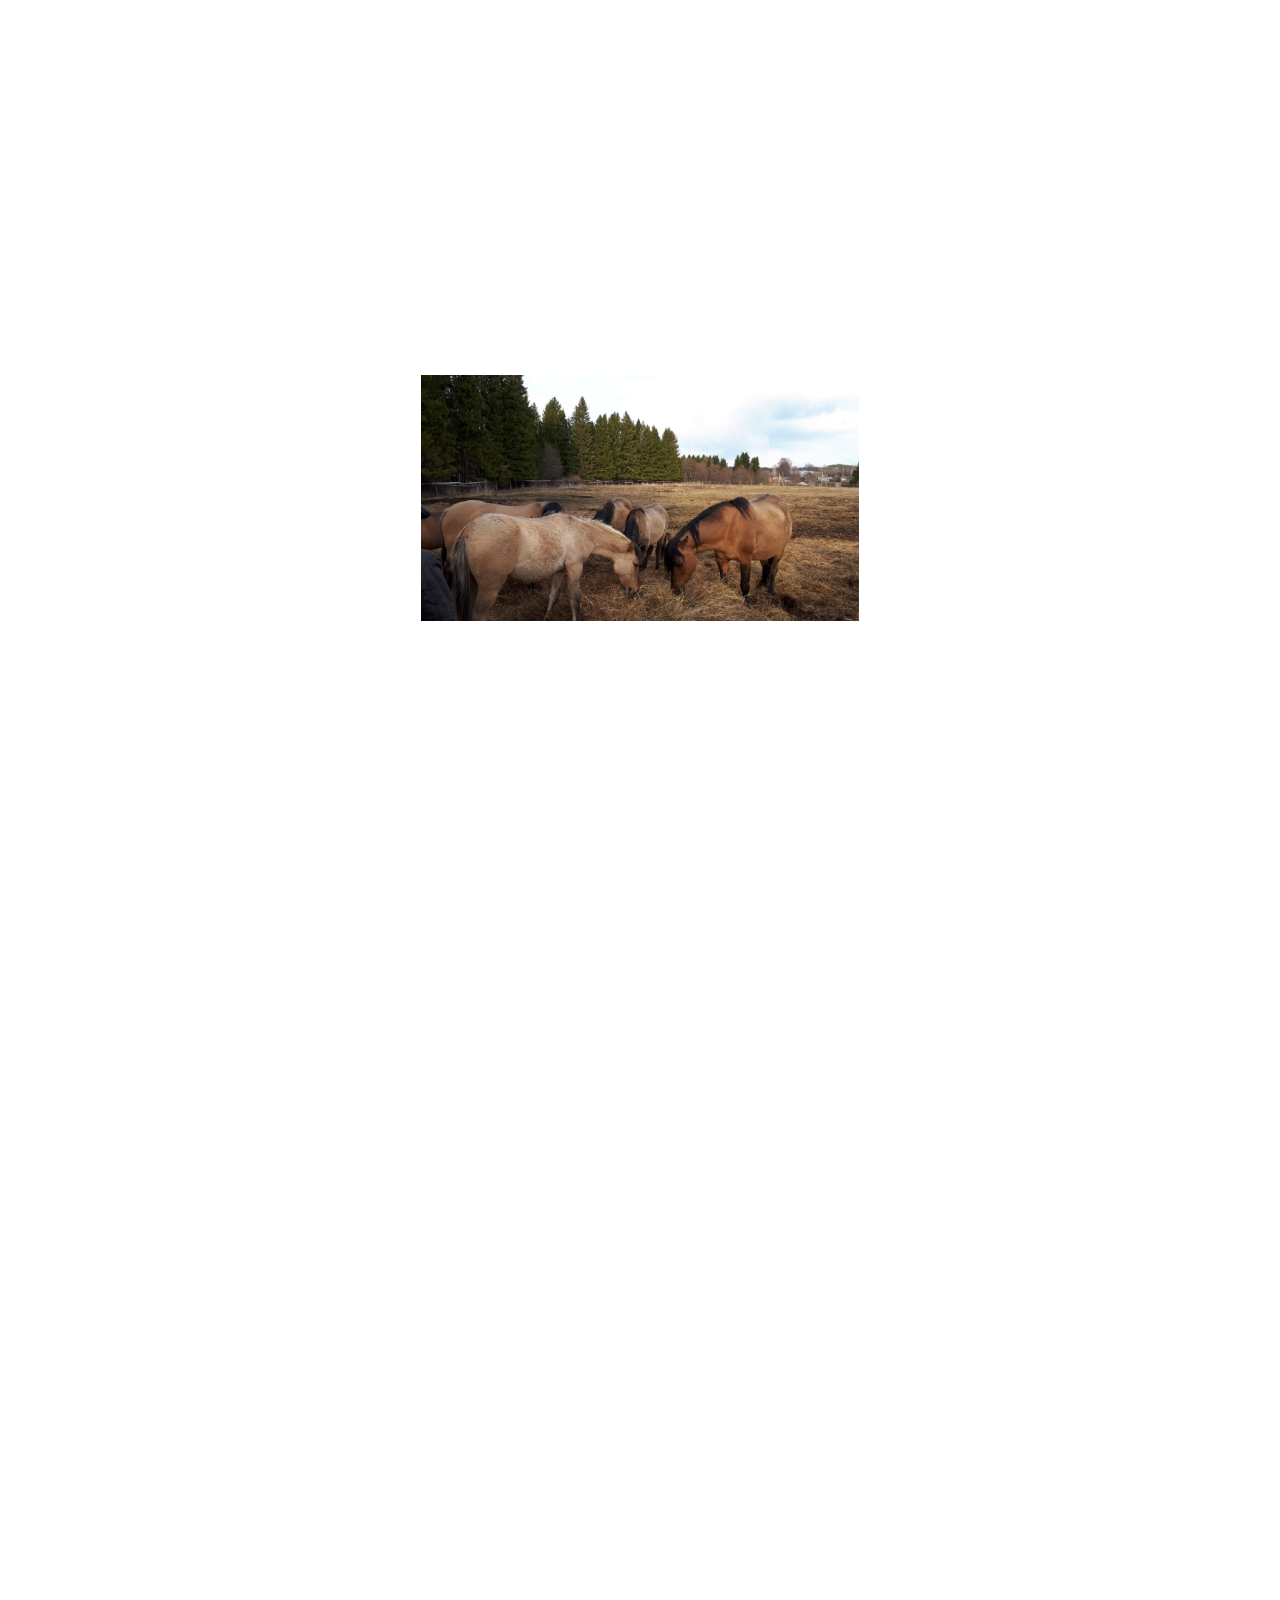
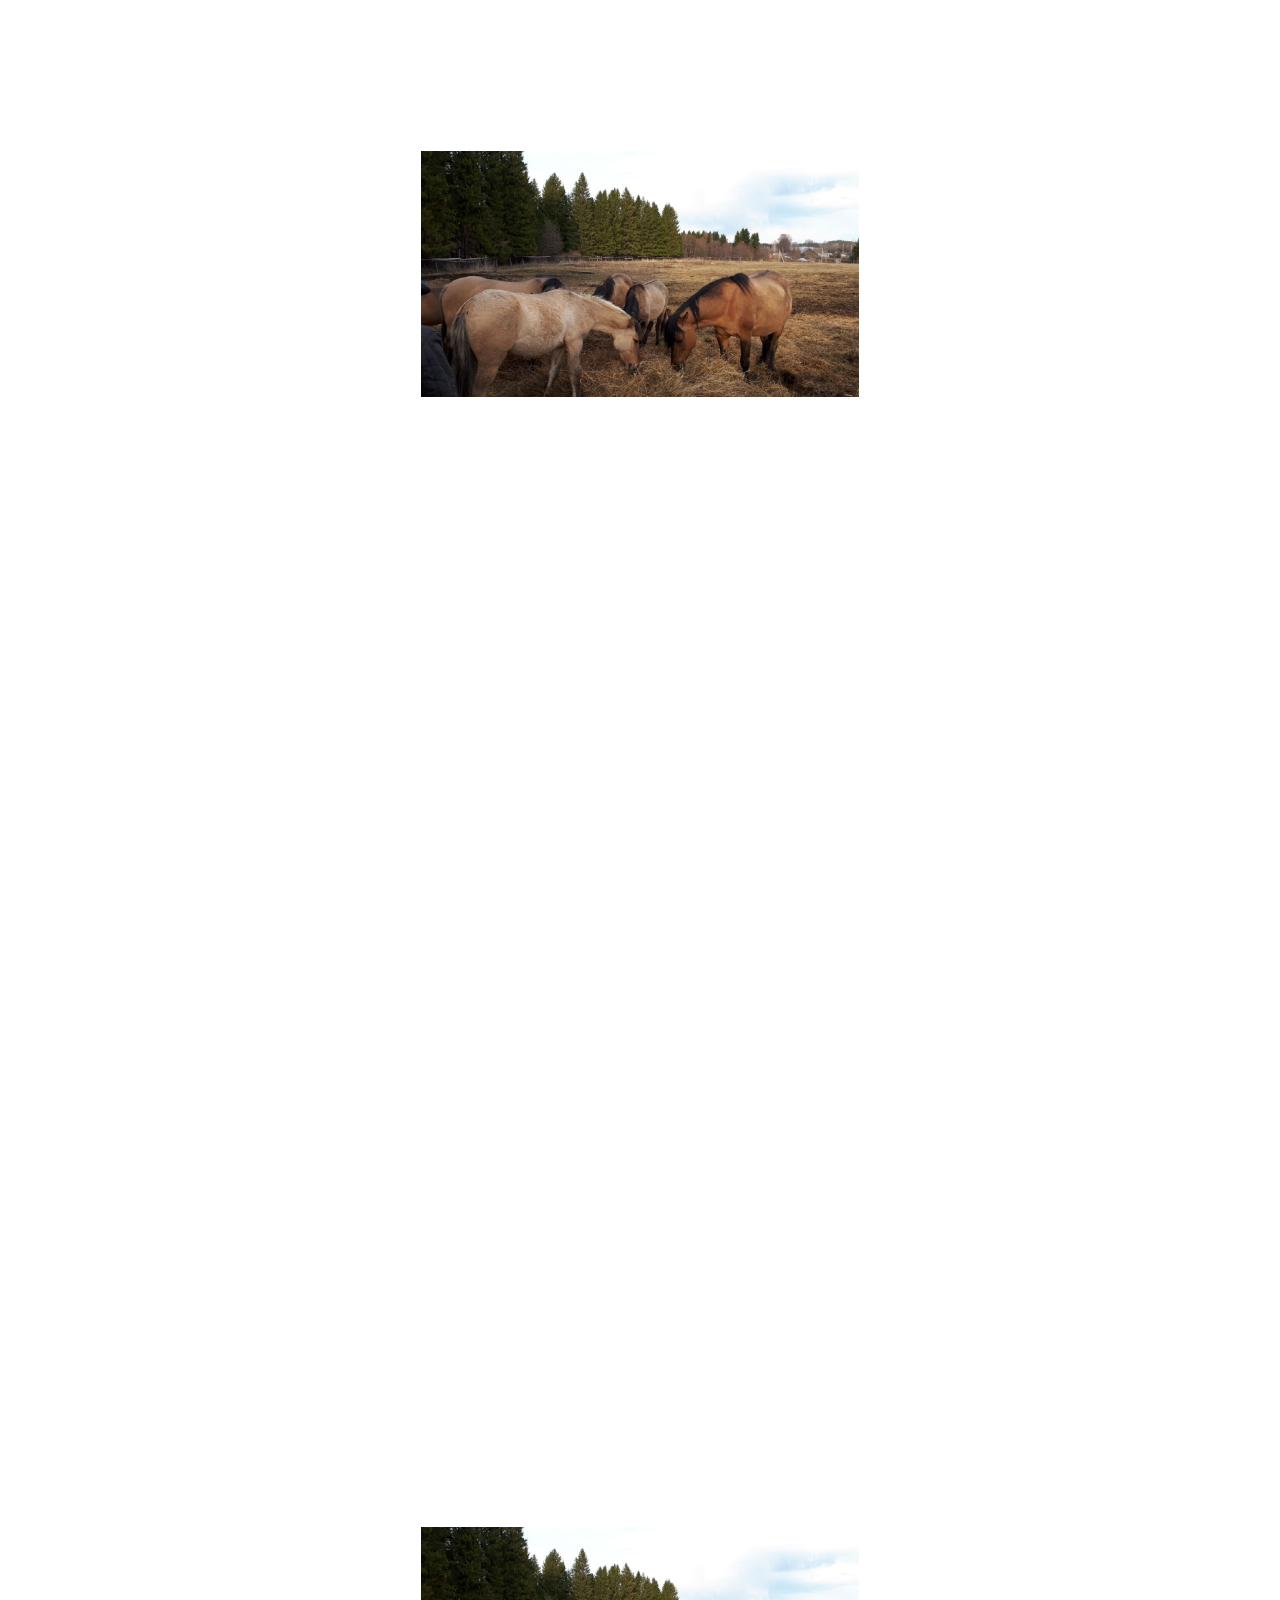
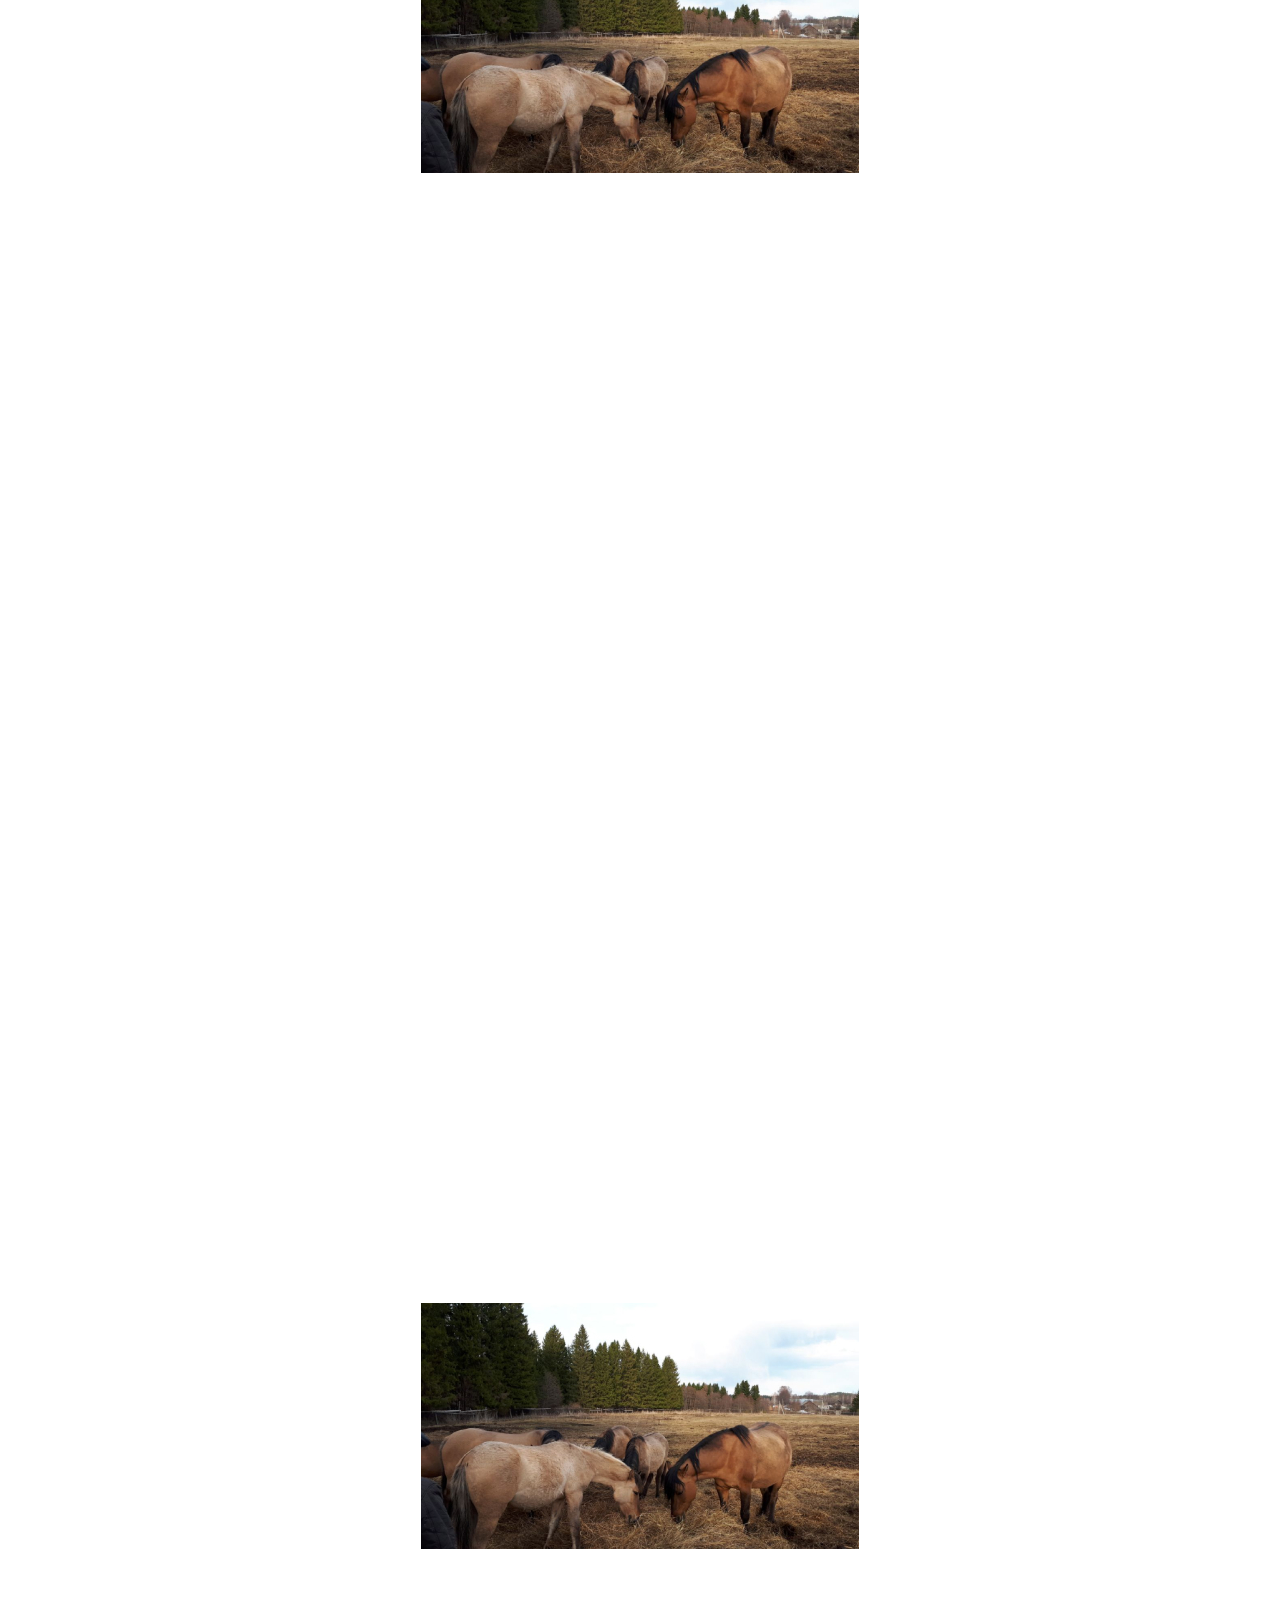
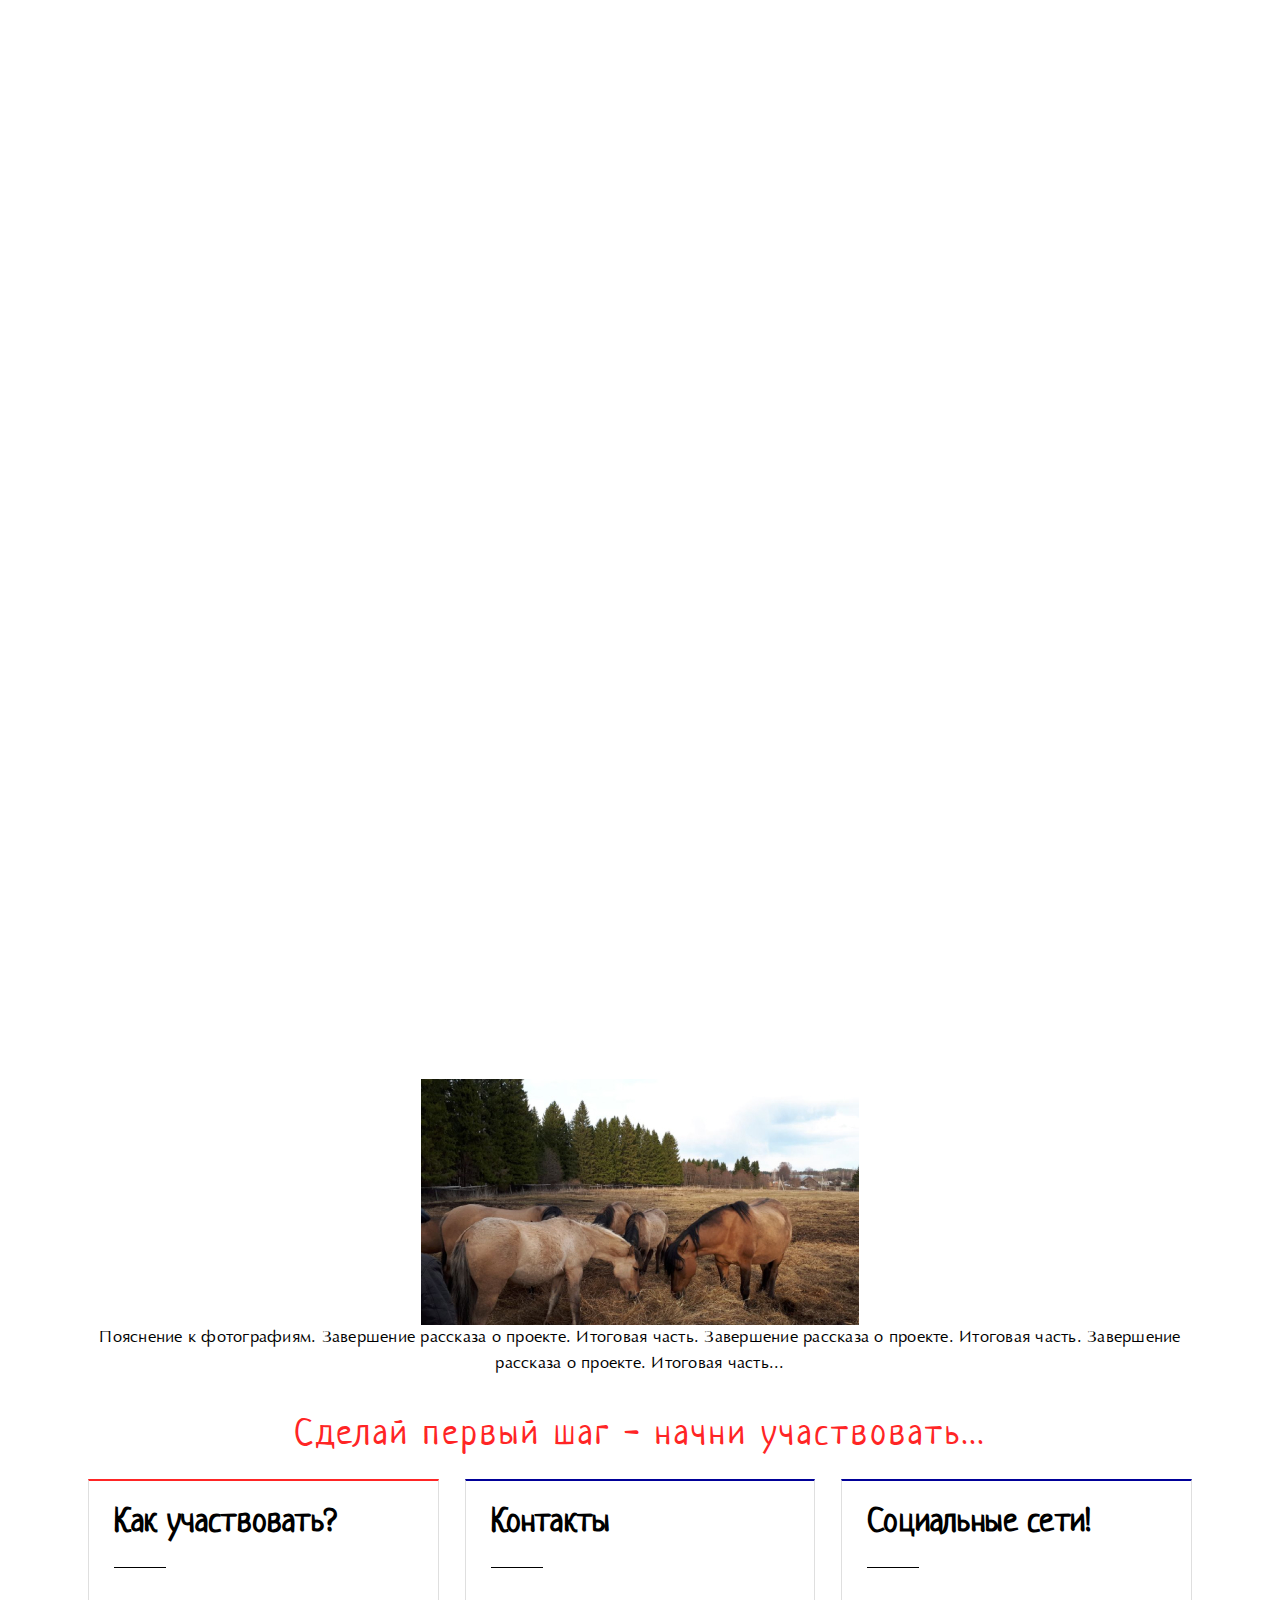
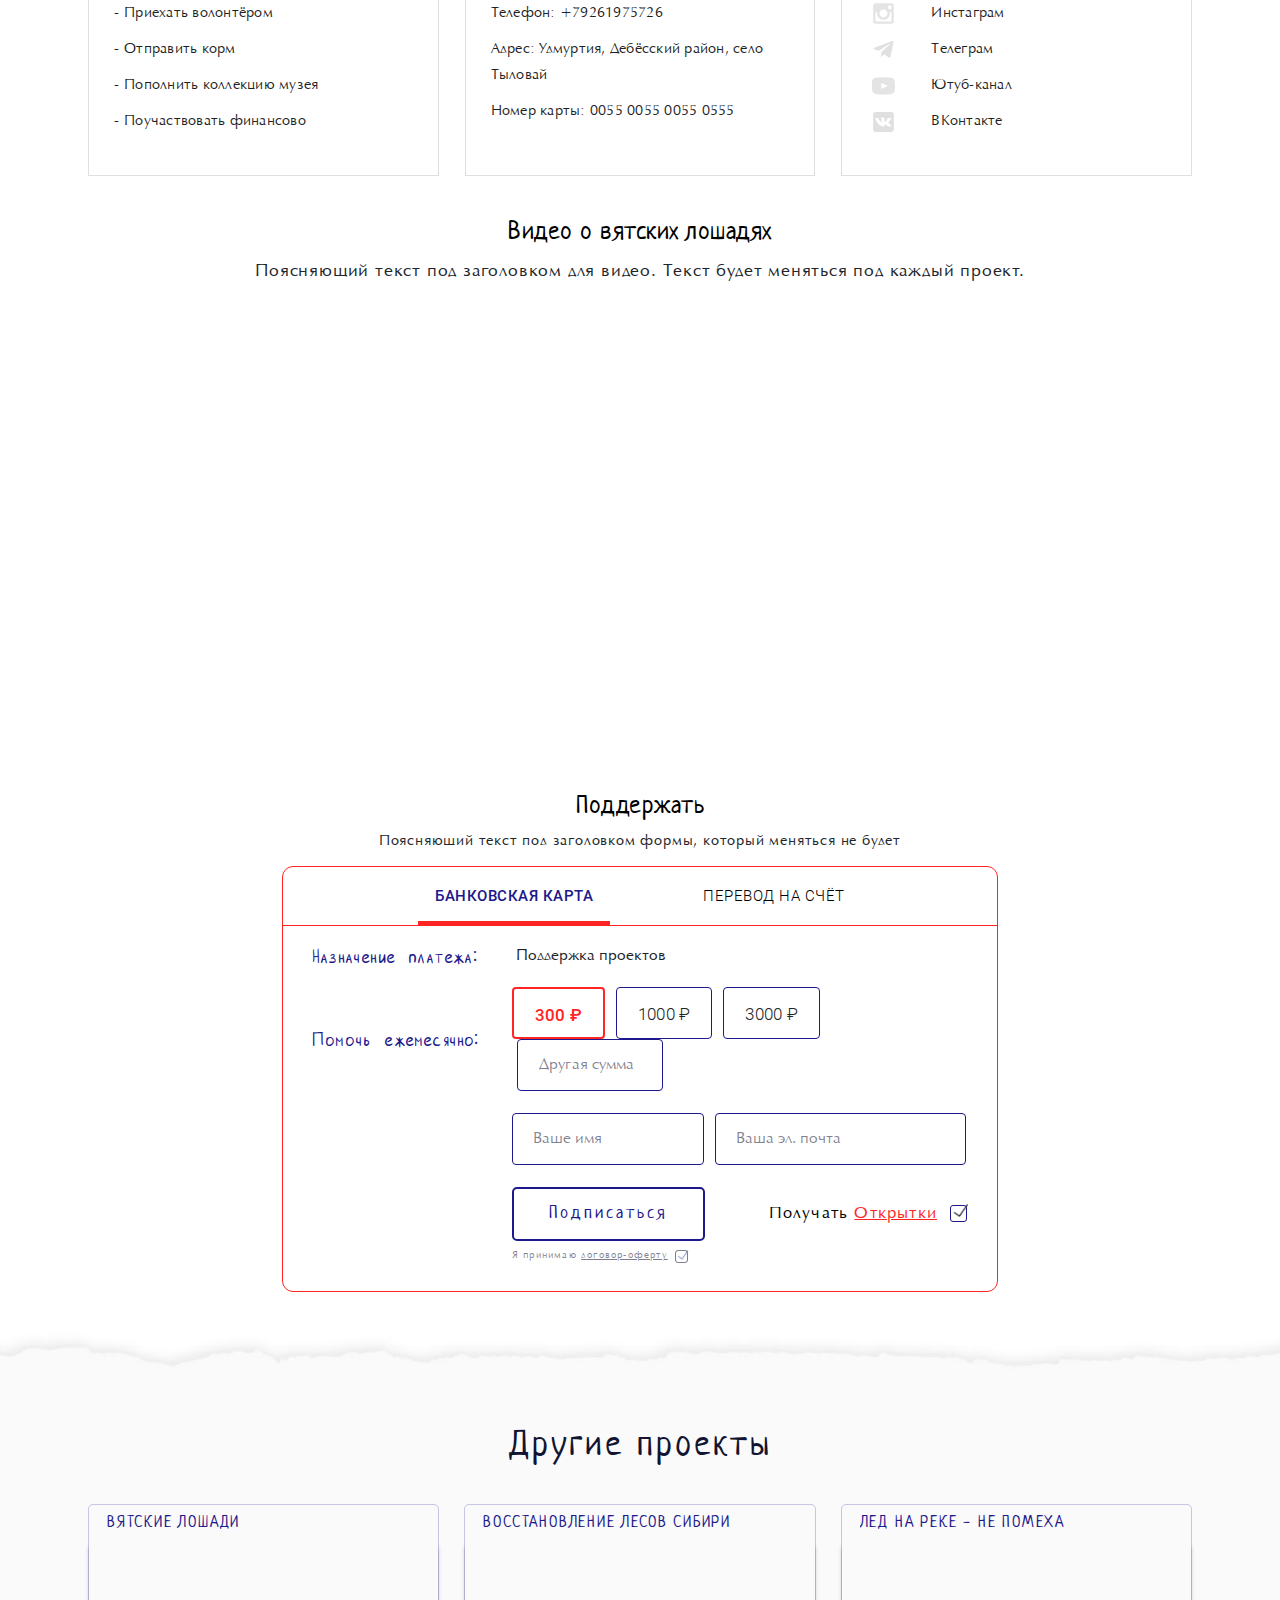
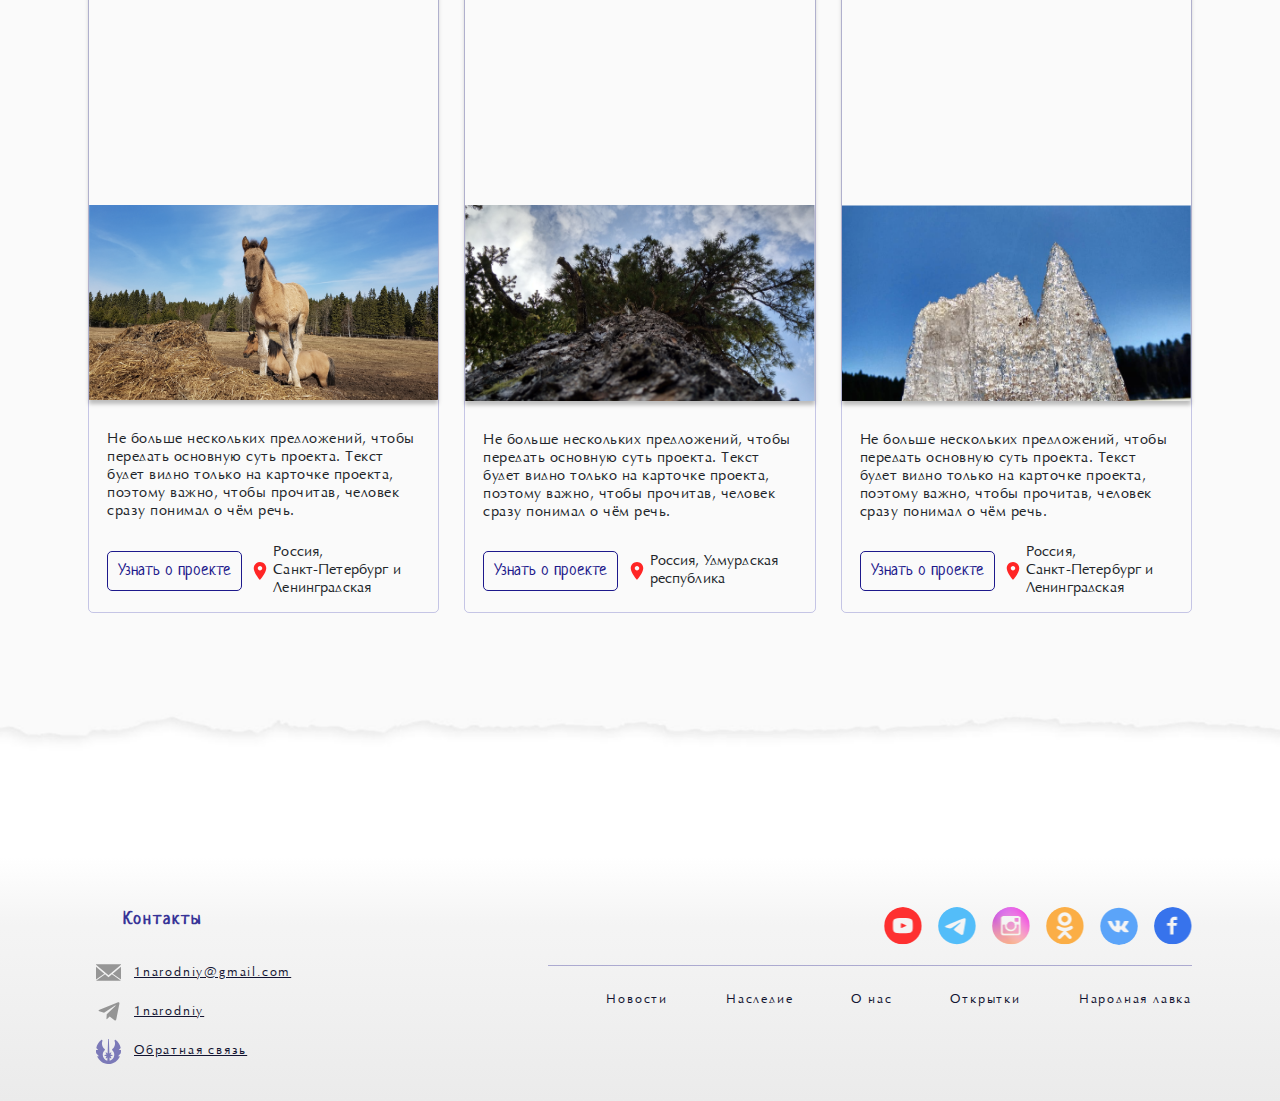
<file: single-project.html>
<!DOCTYPE html>
<html lang="ru">
<head>
        <meta charset="utf-8">
    <title>Проект детально - single-project.html</title>
    <meta name="description" content="">
    <meta http-equiv="X-UA-Compatible" content="IE=edge">
    <meta name="viewport" content="width=device-width, initial-scale=1, maximum-scale=1">
    <meta name="format-detection" content="telephone=no">
    <meta name="tagline" content="https://feodoraxis.ru/">
    <meta name="author" content="Andrei Smorodin @feodoraxis">

    <!-- Styles -->
    <link rel="stylesheet" href="css/all_libs.min.css">
    <link rel="stylesheet" href="css/main.css">
    <link rel="stylesheet" href="css/media.css">

</head>

<body class="container-fluid">

    <!-- Header -->
    <!-- 
    For open menu here -- add to .main__header-page class .active
    F.e.: class="main__header main__header-page active"
-->
<header class="main__header main__header-page">
    <div class="wrapper">
        <div class="flexbox main__header-flexbox">
            <div class="main__header-logo">
                <div class="logo">
                    <a href="/"></a>
                </div>
            </div>
            <div class="main__header-menu">

                <nav class="top__menu">
                    <ul>
                        <li><a href="#">Новости</a></li>
                        <li><a href="#">Наследие</a></li>
                        <li><a href="#">О нас</a></li>
                        <li><a href="#">Открытки</a></li>
                        <li><a href="#">Народная Лавка</a></li>
                    </ul>
                </nav>

            </div>

            <div class="main__header-hamburger">
                <div class="hamburger">
                    <svg width="24" height="15" viewBox="0 0 24 15" fill="none" xmlns="http://www.w3.org/2000/svg">
                        <path d="M22.11 6H0.99C0.0791999 6 0 6.6705 0 7.5C0 8.3295 0.0791999 9 0.99 9H22.11C23.0208 9 23.1 8.3295 23.1 7.5C23.1 6.6705 23.0208 6 22.11 6ZM22.11 12H0.99C0.0791999 12 0 12.6705 0 13.5C0 14.3295 0.0791999 15 0.99 15H22.11C23.0208 15 23.1 14.3295 23.1 13.5C23.1 12.6705 23.0208 12 22.11 12ZM0.99 3H22.11C23.0208 3 23.1 2.3295 23.1 1.5C23.1 0.6705 23.0208 0 22.11 0H0.99C0.0791999 0 0 0.6705 0 1.5C0 2.3295 0.0791999 3 0.99 3Z" fill="#FF2525"/>
                    </svg> 
                </div>
            </div>
        </div>
    </div>
</header>
<div class="main__header-page-fake"></div>

    <!-- Main container -->
    <main class="page">

        <!-- Content -->
        <div class="page-breadcrumbs page-breadcrumbs-desctop">
                    <div class="breadcrumbs">
            <div class="wrapper">
                <ol itemscope itemtype="http://schema.org/BreadcrumbList">
                    <li itemprop="itemListElement" itemscope itemtype="http://schema.org/ListItem">
                        <a itemprop="item" href="/">
                            <span itemprop="name">Главная</span>
                        </a>
                        <meta itemprop="position" content="1" />
                    </li>
                    <li itemprop="itemListElement" itemscope itemtype="http://schema.org/ListItem">
                        <span itemprop="name">Все проекты</span>
                        <meta itemprop="position" content="2" />
                    </li>
                </ol>
            </div>
        </div>
        </div>

        <div class="page-breadcrumbs page-breadcrumbs-mobile">
            <a href="#">< Назад</a>
        </div>

        <div class="single__project">

            <div class="wrapper">

                <div class="single__project-header">

                    <div class="flexbox single__project-flexbox">
                        
                        <div class="single__project-header-item">
                            <div class="single__project-header-image">
                                <img src="img/projects/1.png" alt="">
                            </div>
                        </div>
                        <div class="single__project-header-item">
                            <div class="single__project-title">
                                <h1>Вятские лошади</h1>
                            </div>
                            <div class="single__project-subtitle">
                                <p>Красивая история о Вятских лошадях и Человеке, возродившем эту удивительную породу</p>
                            </div>

                            <span>
                                <!-- 
                                    Add class .active 
                                    F.e.: class="single__project-location active"
                                -->
                                <span class="single__project-location">
                                    <span class="single__project-location-select">Межрегиональный проект</span>
                                    <span>Страны и регионы</span>

                                    <!-- 
                                        With opening list, for .single__project-location-list add 
                                        width-style = (.single__project-location>span:nth-child(1).width + .single__project-location>span:nth-child(2).width) - 20px;
                                    -->
                                    <ul class="single__project-location-list">
                                        <li>Межрегиональный проект</li>
                                        <li>Межрегиональный проект</li>
                                        <li>Межрегиональный проект</li>
                                        <li>Межрегиональный проект</li>
                                        <li>Межрегиональный проект</li>
                                        <li>Межрегиональный проект</li>
                                    </ul>
                                </span>
                            </span>

                           

                            <div class="single__project-description">
                                <p>Здесь будет текст о том, что делают в этом проекте... Текст краткого, но полного описания с основными ключевыми моментами.  Совсем небольшое, но с важными ключевыми моментами деятельности именно этого проекта. Конкретная информация о том, что делают и чем занимаются. Текст краткого, но полного описания с основными ключевыми моментами.</p>
                            </div>
                        </div>

                    </div>

                </div>

                <div class="single__project-content">
                    <p>
                        Большой рассказ о проекте. Здесь будет длинное и интересное описание. Большой рассказ о проекте. Здесь будет длинное и интересное описание.  рассказ о проекте, об их истории кратко, но полно Здесь будет длинное и интересное описание.  Большой рассказ о проекте. Большой рассказ о проекте. Большой рассказ о проекте. Большой рассказ о проекте.интересное описание. Большой рассказ о проекте. История о Вятских лошадях Здесь будет длинное и интересное описание.  Большой рассказ о проекте. Здесь будет длинное и интересное описание.
                    </p>
                    <p>
                        Здесь будет длинное и интересное описание. Большой рассказ о проекте. Здесь будет длинное и интересное описание.  Большой рассказ о проекте. красивая история о вятских лошадях и Александре Аркадьевиче. Здесь будет длинное и интересное описание.
                    </p>

                    <blockquote>
                        <p>“Место для цитаты, написанной от руки... Место для цитаты, написанной от руки... Место для цитаты, написанной от руки... Место для цитаты другим стилем, написанной от руки... Место для цитаты, написанно от руки...”</p>
                        <span>Подпись к цитате (кто говорит)</span>
                    </blockquote>

                    <p>Завершение рассказа о проекте. Итоговая часть. Завершение рассказа о проекте. Итоговая часть. Завершение рассказа о проекте. Итоговая часть. Завершение рассказа о проекте.Завершение рассказа о проекте.Завершение рассказа о проекте.Завершение рассказа о проекте.Завершение рассказа о проекте.Завершение рассказа о проекте.Завершение рассказа о проекте.</p>
                
                    <div class="gallery">
                        <div class="gallery-desctop">
                            <div class="gallery-list">
                                <div class="flexbox">
                                    <div class="gallery-extreme">
                                        <div class="gallery-picture">
                                            <span>some text</span>
                                            <img src="img/gallery/extreme.jpg" alt="">
                                        </div>
                                        <div class="gallery-picture">
                                            <span>some text</span>
                                            <img src="img/gallery/extreme.jpg" alt="">
                                        </div>
                                    </div>
                                    <div class="gallery-center">
                                        <div class="gallery-picture">
                                            <span>some text</span>
                                            <img src="img/gallery/center.jpg" alt="">
                                        </div>
                                    </div>
                                    <div class="gallery-extreme">
                                        <div class="gallery-picture">
                                            <span>some text</span>
                                            <img src="img/gallery/extreme.jpg" alt="">
                                        </div>
                                        <div class="gallery-picture">
                                            <span>some text</span>
                                            <img src="img/gallery/extreme.jpg" alt="">
                                        </div>
                                    </div>
                                </div>
                            </div>
                        </div>
                        <div class="gallery-mobile">
                            <div class="gallery-picture">
                                <img src="img/gallery/mobile.jpg" alt="">
                            </div>
                            <div class="gallery-picture">
                                <img src="img/gallery/mobile.jpg" alt="">
                            </div>
                            <div class="gallery-picture">
                                <img src="img/gallery/mobile.jpg" alt="">
                            </div>
                            <div class="gallery-picture">
                                <img src="img/gallery/mobile.jpg" alt="">
                            </div>
                            <div class="gallery-picture">
                                <img src="img/gallery/mobile.jpg" alt="">
                            </div>
                        </div>
                        <div class="gallery-description">
                            <p>Пояснение к фотографиям. Завершение рассказа о проекте. Итоговая часть. Завершение рассказа о проекте. Итоговая часть. Завершение рассказа о проекте. Итоговая часть...</p>
                        </div>
                    </div>

                    <div class="three__cards">
                        <div class="three__cards-title">
                            <div class="title title-red">
                                <h2>Сделай первый шаг - начни участвовать...</h2>
                            </div>
                        </div>

                        <div class="three__cards-list">

                            <div class="flexbox three__cards-flexbox">

                                <div class="three__cards-item">
                                    <div class="tcard tcard-red">
                                        <div class="tcard-title">
                                            <b>Как участвовать?</b>
                                        </div>
                                        <div class="tcard-content">
                                            <ul class="tcard-list">
                                                <li>Приехать волонтёром</li>
                                                <li>Отправить корм</li>
                                                <li>Пополнить коллекцию музея</li>
                                                <li>Поучаствовать финансово</li>
                                            </ul>
                                        </div>
                                    </div>
                                </div>

                                <div class="three__cards-item">
                                    <div class="tcard">
                                        <div class="tcard-title">
                                            <b>Контакты</b>
                                        </div>
                                        <div class="tcard-content">
                                            <p>Телефон: +79261975726</p>
                                            <p>Адрес: Удмуртия, Дебёсский район, село Тыловай</p>
                                            <p>Номер карты: 0055 0055 0055 0555</p>
                                        </div>
                                    </div>
                                </div>

                                <div class="three__cards-item">
                                    <div class="tcard">
                                        <div class="tcard-title">
                                            <b>Социальные сети!</b>
                                        </div>
                                        <div class="tcard-content">
                                            <ul class="tcard-sn">
                                                <li><a class="tcard-instagram" href="#">Инстаграм</a></li>
                                                <li><a class="tcard-telegram" href="#">Телеграм</a></li>
                                                <li><a class="tcard-youtube" href="#">Ютуб-канал</a></li>
                                                <li><a class="tcard-vk" href="#">ВКонтакте</a></li>
                                            </ul>
                                        </div>
                                    </div>
                                </div>

                            </div>

                        </div>
                    </div>
                
                </div>

            </div>

            <div class="single__project-video">
                <section class="video">
                    <div class="video-head">
                        <div class="title__second">
                            <h2>
                                Видео о вятских лошадях
                            </h2>
                        </div>

                        <div class="section__description video-description">
                            <p>Поясняющий текст под заголовком для видео. Текст будет меняться под каждый проект.</p>
                        </div>
                    </div>
                    <div class="video-body">
                        <iframe width="724" height="410" src="https://www.youtube.com/embed/Rb0UmrCXxVA" title="YouTube video player" frameborder="0" allow="accelerometer; autoplay; clipboard-write; encrypted-media; gyroscope; picture-in-picture" allowfullscreen></iframe>
                    </div>
                </section>
            </div>

            <div class="single__project-support">
                <section class="support">

                    <div class="support-head">
                        <div class="title__second support-title">
                            <h2>Поддержать</h2>
                        </div>
                        <div class="section__description section__description-second">
                            <p>Поясняющий текст под заголовком формы, который меняться не будет</p>
                        </div>
                    </div>
        
                    <div class="support-body">
        
                        <div class="support-block">
                            
        
                                <ul class="support-tabs">
                                    <li class="active">Банковская карта</li>
                                    <li>Перевод на счёт</li>
                                </ul>
        
                                <div class="support-tab active">
        
                                    <form action="">
                                        <div class="support-table support-table-first support-table-align-center">
        
                                            <div class="support-table-name">
                                                <p>Назначение платежа:</p>
                                            </div>
                                            <div class="support-table-val">
                                                <p>Поддержка проектов</p>
                                            </div>
        
                                        </div>
                                        <div class="support-table support-table-price support-table-align-center">
                                            <div class="support-table-name">
                                                <p>Помочь ежемесячно:</p>
                                            </div>
                                            <div class="support-table-val">
                                                
                                                <div class="support-flexbox support-flexbox-price flexbox">
                                                    <div class="support-flexbox-item">
                                                        <div class="radio__summ checked">
                                                            <input type="radio" value="300" name="summ_radio" id="summ_radio-1">
                                                            <label for="summ_radio-1">300 ₽</span>
                                                        </div>
                                                    </div>
                                                    <div class="support-flexbox-item">
                                                        <div class="radio__summ">
                                                            <input type="radio" value="1000" name="summ_radio" id="summ_radio-2">
                                                            <label for="summ_radio-2">1000 ₽</label>
                                                        </div>
                                                    </div>
                                                    <div class="support-flexbox-item">
                                                        <div class="radio__summ">
                                                            <input type="radio" value="3000" name="summ_radio" id="summ_radio-3">
                                                            <label for="summ_radio-3">3000 ₽</label>
                                                        </div>
                                                    </div>
                                                    <div class="support-flexbox-item">
                                                        <input type="text" class="input-support" placeholder="Другая сумма" name="summ_text">
                                                    </div>
                                                </div>
        
                                                <!-- <div class="support-error">
                                                    <p>Выберите сумму или укажите другую сумму</p>
                                                </div> -->
        
                                            </div>
                                        </div>
        
                                        <div class="support-table support-flexbox-contact_data support-table-align-center">
                                            <div class="support-table-name"></div>
                                            <div class="support-table-val">
                                                <div class="flexbox support-user_data support-flexbox-price">
                                                    <div class="support-flexbox-item">
                                                        <input type="text" placeholder="Ваше имя">
                                                        <!-- <div class="support-error">
                                                            <p>Укажите ваше имя</p>
                                                        </div> -->
                                                    </div>
                                                    <div class="support-flexbox-item">
                                                        <input type="email" placeholder="Ваша эл. почта">
                                                    </div>
                                                </div>
                                            </div>
                                        </div>
        
                                        <div class="support-table support-table-align-center support-table-postcard" id="postcard_1" style="display: none">
                                            <div class="support-table-name"><p>Данные для<br> отправления открыток:</p></div>
                                            <div class="support-table-val">
                                                <div class="flexbox support-flexbox-price support-postcard">
                                                    <div class="support-flexbox-item">
                                                        <input type="text" placeholder="ФИО">
                                                    </div>
                                                    <div class="support-flexbox-item">
                                                        <input type="text" placeholder="Индекс">
                                                    </div>
                                                </div>
                                            </div>
                                        </div>
                                        <div class="support-table support-table-align-center support-table-address" id="postcard_2" style="display: none">
                                            <div class="support-table-name"></div>
                                            <div class="support-table-val">
                                                <div class="flexbox support-flexbox-price support-address">
                                                    <div class="support-flexbox-item">
                                                        <input type="text" placeholder="Ваш полный адрес">
                                                    </div>
                                                </div>
                                            </div>
                                        </div>
        
                                        
                                        <div class="support-table support-table-align-center">
                                            <div class="support-table-name"></div>
                                            <div class="support-table-val">
                                                <div class="flexbox support-flexbox-price support-form-bottom">
        
                                                    <div class="flexbox flexbox-align-center flexbox-justify-content-space-between support-button">
                                                        <div>
                                                            <button class="btn btn-blue btn-support">Подписаться</button>
                                                        </div>
                                                        <div>
                                                            <div class="style__checkbox style__checkbox-big checked">
                                                                <label for="get_carts">Получать <a href="#">Открытки</a></label>
                                                                <input type="checkbox" id="get_carts">
                                                            </div>
                                                            
                                                        </div>
                                                    </div>
        
                                                    <div class="style__checkbox checked">
                                                        <label for="oferta">Я принимаю <a href="#">договор-оферту</a></label>
                                                        <input type="checkbox" id="oferta">
                                                    </div>
        
                                                </div>
        
                                            </div>
        
                                        </div>
                                    </form>
        
                                </div>
                                <div class="support-tab">
                                    <div class="support-transfer">
                                        <p>Фонд «Империя возрождения культурно-исторического наследия, поддержки и реализации<br> социальных, благотворительных программ имени Романовых»</p>
        
                                        <div class="support-transfer-purpose">
                                            <p><span>Назначение платежа:</span> Поддержка проектов</p>
                                        </div>
        
                                        <div class="support-transfer-requisites flexbox">
                                            <div class="support-transfer-requisites-item">
                                                <p>
                                                    <span>ИНН:</span>
                                                    9710060699
                                                </p>
                                                <p>
                                                    <span>КПП:</span>
                                                    771001001
                                                </p>
                                                <p>
                                                    <span>ОГРН/ОГРНИП:</span>
                                                    1187700009023
                                                </p>
                                                <p>
                                                    <span>ОКТМО:</span>
                                                    45000000000
                                                </p>
                                            </div>
                                            <div class="support-transfer-requisites-item">
                                                <p>
                                                    <span>Расчётный счёт:</span>
                                                    40703810638000009602
                                                </p>
                                                <p>
                                                    <span>Банк:</span>
                                                    ПАО СБЕРБАНК
                                                </p>
                                                <p>
                                                    <span>БИК:</span>
                                                    044525225
                                                </p>
                                                <p>
                                                    <span>Корреспондентский счёт:</span>
                                                    30101810400000000225
                                                </p>
                                            </div>
                                        </div>
                                    </div>
                                </div>
                                
                            </form>
                        </div>
        
                    </div>
        
                </section>
            </div>

            <section class="people__projects">
    
                <div class="people__projects-body people__projects-body-others">

                    <div class="people__projects-body-title">
                        <div class="title">
                            <h2>Другие проекты</h2>
                        </div>
                    </div>

                    <div class="wrapper">
                        <div class="people__projects-list flexbox">
    
                            <div class="people__projects-item">
                                <div class="project__item">
                                    <div class="project__item-title">
                                        <a href="#">
                                            <div class="item__title">
                                                <h3>Вятские лошади</h3>
                                            </div>
                                        </a>
                                    </div>
                                    <div class="project__item-thumbnail">
                                        <div class="item__thumbnail">
                                            <img src="img/projects/1.png" alt="">
                                        </div>
                                    </div>
    
                                    <div class="project__item-description">
                                        <div class="item__description">
                                            <p>Не больше нескольких предложений, чтобы передать основную суть проекта. Текст будет видно только на карточке проекта, поэтому важно, чтобы прочитав, человек сразу понимал о чём речь.</p>
                                        </div>
                                    </div>
    
                                    <div class="project__item-footer flexbox">
                                        <div class="project__item-footer-item">
                                            <a href="#" class="btn btn-blue">Узнать о проекте</a>
                                        </div>
                                        <div class="project__item-footer-item">
                                            <div class="location">
                                                <p>Россия, <br>Санкт-Петербург и Ленинградская</p>
                                            </div>
                                        </div>
                                    </div>
                                </div>
                            </div>
    
                            <div class="people__projects-item">
                                <div class="project__item">
                                    <div class="project__item-title">
                                        <a href="#">
                                            <div class="item__title">
                                                <h3>Восстановление лесов Сибири</h3>
                                            </div>
                                        </a>
                                    </div>
                                    <div class="project__item-thumbnail">
                                        <div class="item__thumbnail">
                                            <img src="img/projects/2.png" alt="">
                                        </div>
                                    </div>
    
                                    <div class="project__item-description">
                                        <div class="item__description">
                                            <p>Не больше нескольких предложений, чтобы передать основную суть проекта. Текст будет видно только на карточке проекта, поэтому важно, чтобы прочитав, человек сразу понимал о чём речь.</p>
                                        </div>
                                    </div>
    
                                    <div class="project__item-footer flexbox">
                                        <div class="project__item-footer-item">
                                            <a href="#" class="btn btn-blue">Узнать о проекте</a>
                                        </div>
                                        <div class="project__item-footer-item">
                                            <div class="location">
                                                <p>Россия, Удмурдская республика</p>
                                            </div>
                                        </div>
                                    </div>
                                </div>
                            </div>
    
                            <div class="people__projects-item">
                                <div class="project__item">
                                    <div class="project__item-title">
                                        <a href="#">
                                            <div class="item__title">
                                                <h3>Лед на реке - не помеха</h3>
                                            </div>
                                        </a>
                                    </div>
                                    <div class="project__item-thumbnail">
                                        <div class="item__thumbnail">
                                            <img src="img/projects/3.png" alt="">
                                        </div>
                                    </div>
    
                                    <div class="project__item-description">
                                        <div class="item__description">
                                            <p>Не больше нескольких предложений, чтобы передать основную суть проекта. Текст будет видно только на карточке проекта, поэтому важно, чтобы прочитав, человек сразу понимал о чём речь.</p>
                                        </div>
                                    </div>
    
                                    <div class="project__item-footer flexbox">
                                        <div class="project__item-footer-item">
                                            <a href="#" class="btn btn-blue">Узнать о проекте</a>
                                        </div>
                                        <div class="project__item-footer-item">
                                            <div class="location">
                                                <p>Россия, <br>Санкт-Петербург и Ленинградская</p>
                                            </div>
                                        </div>
                                    </div>
                                </div>
                            </div>
    
                        </div>
                    </div>
                </div>
    
            </section>

        </div>
        


    </main>
	
    <!-- Footer -->
        <footer class="main__footer">
        <div class="wrapper">
            <div class="flexbox">

                <div class="main__footer-first">
                    <div class="main__footer-contacts">
                        <div class="main__footer-contacts-title">
                            <b>Контакты</b>
                        </div>
                        <ul>
                            <li><a class="main__footer-contacts-email" href="#">1narodniy@gmail.com</a></li>
                            <li><a class="main__footer-contacts-telegram" href="#">1narodniy</a></li>
                            <li><a class="main__footer-contacts-recall" href="#">Обратная связь</a></li>
                        </ul>
                    </div>
                </div>

                <div class="main__footer-second">
                    <!-- <div class="flexbox flexbox-justify-content-flex-end flexbox-flex-direction-column"> -->
                        <div class="main__footer-sn">
                            <ul class="sn">
                                <li><a class="sn-youtube" href="#"></a></li>
                                <li><a class="sn-telegram" href="#"></a></li>
                                <li><a class="sn-instagram" href="#"></a></li>
                                <li><a class="sn-ok" href="#"></a></li>
                                <li><a class="sn-vk" href="#"></a></li>
                                <li><a class="sn-facebook" href="#"></a></li>
                            </ul>
                        </div>
                        <div class="main__footer-menu">
                            <nav class="footer_menu">
                                <ul>
                                    <li><a href="#">Новости</a></li>
                                    <li><a href="#">Наследие</a></li>
                                    <li><a href="#">О нас</a></li>
                                    <li><a href="#">Открытки</a></li>
                                    <li><a href="#">Народная лавка</a></li>
                                </ul>
                            </nav>
                        </div>
                    <!-- </div> -->
                </div>

            </div>
        </div>
    </footer>

    <div id="to__top" class="to__top"></div>

    <!--

    Андрей Смородин — https://feodoraxis.ru

    -->


</body>
</html>
</file>
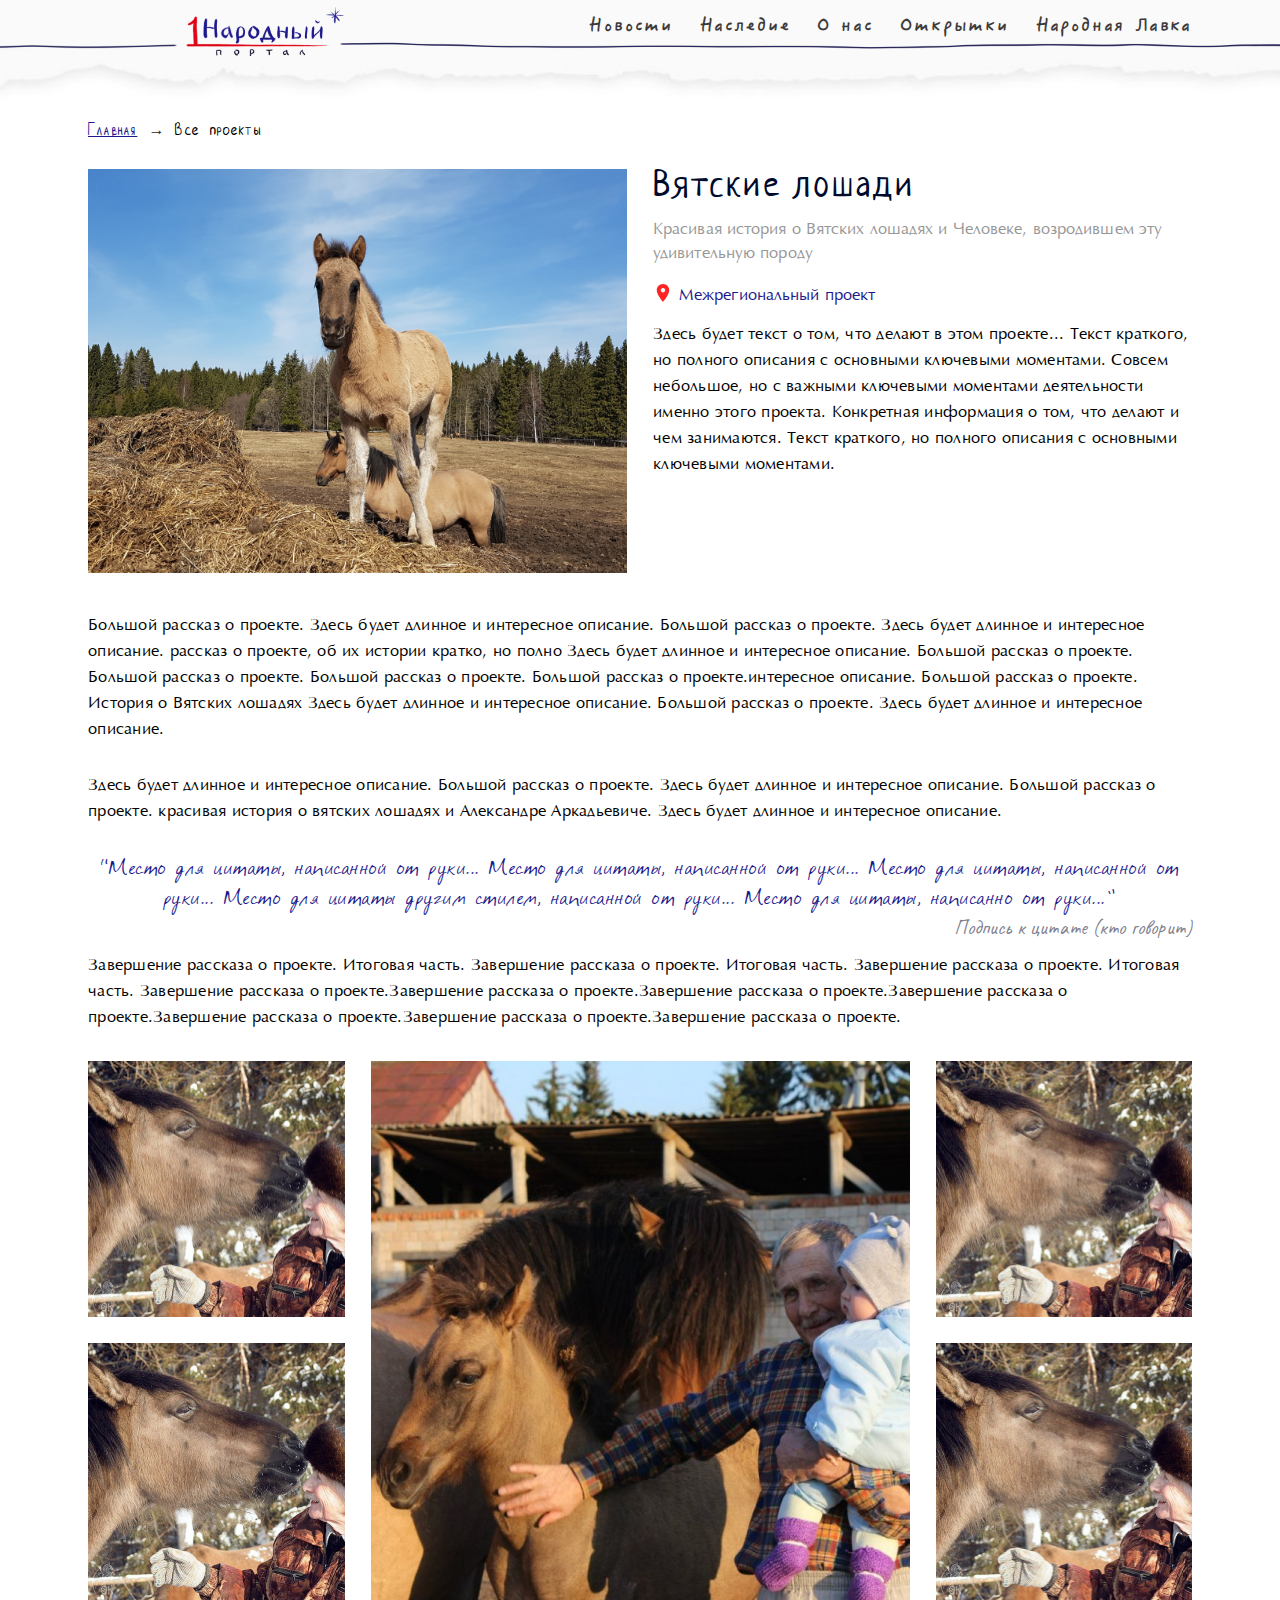
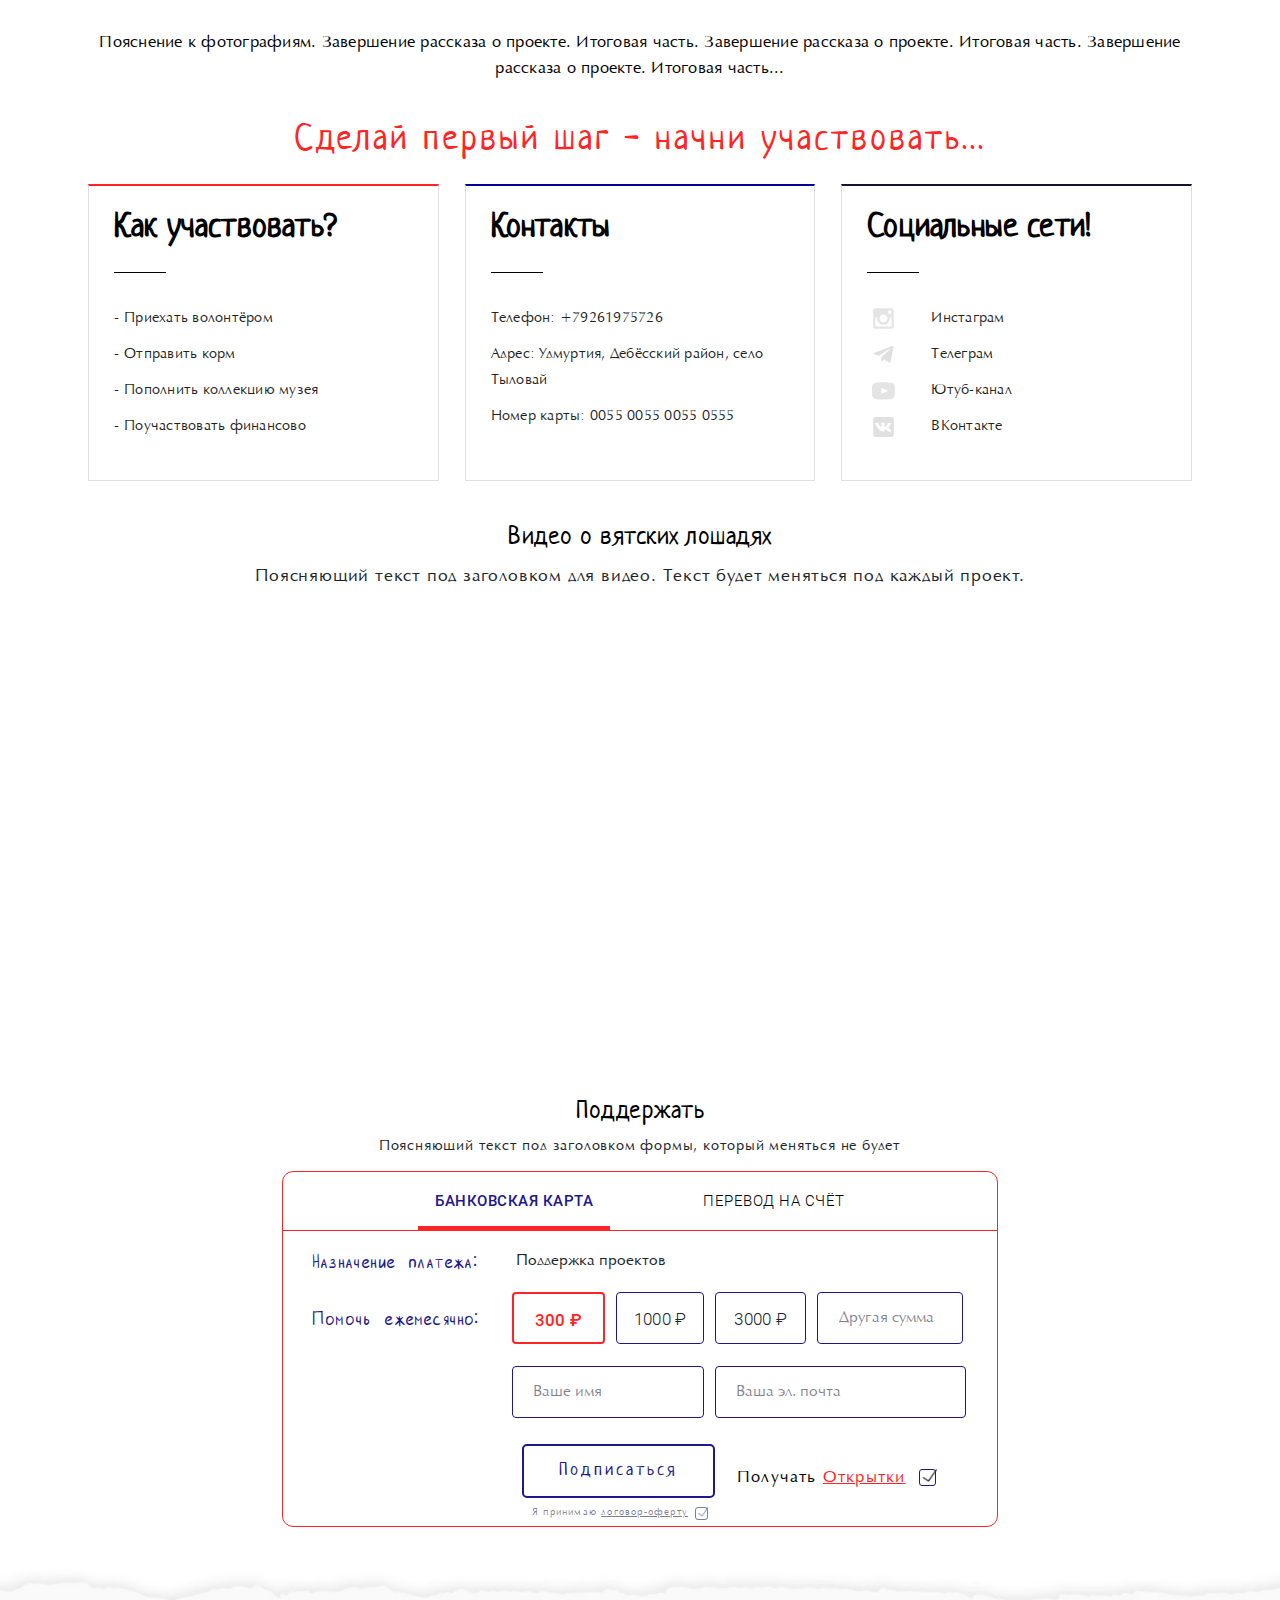
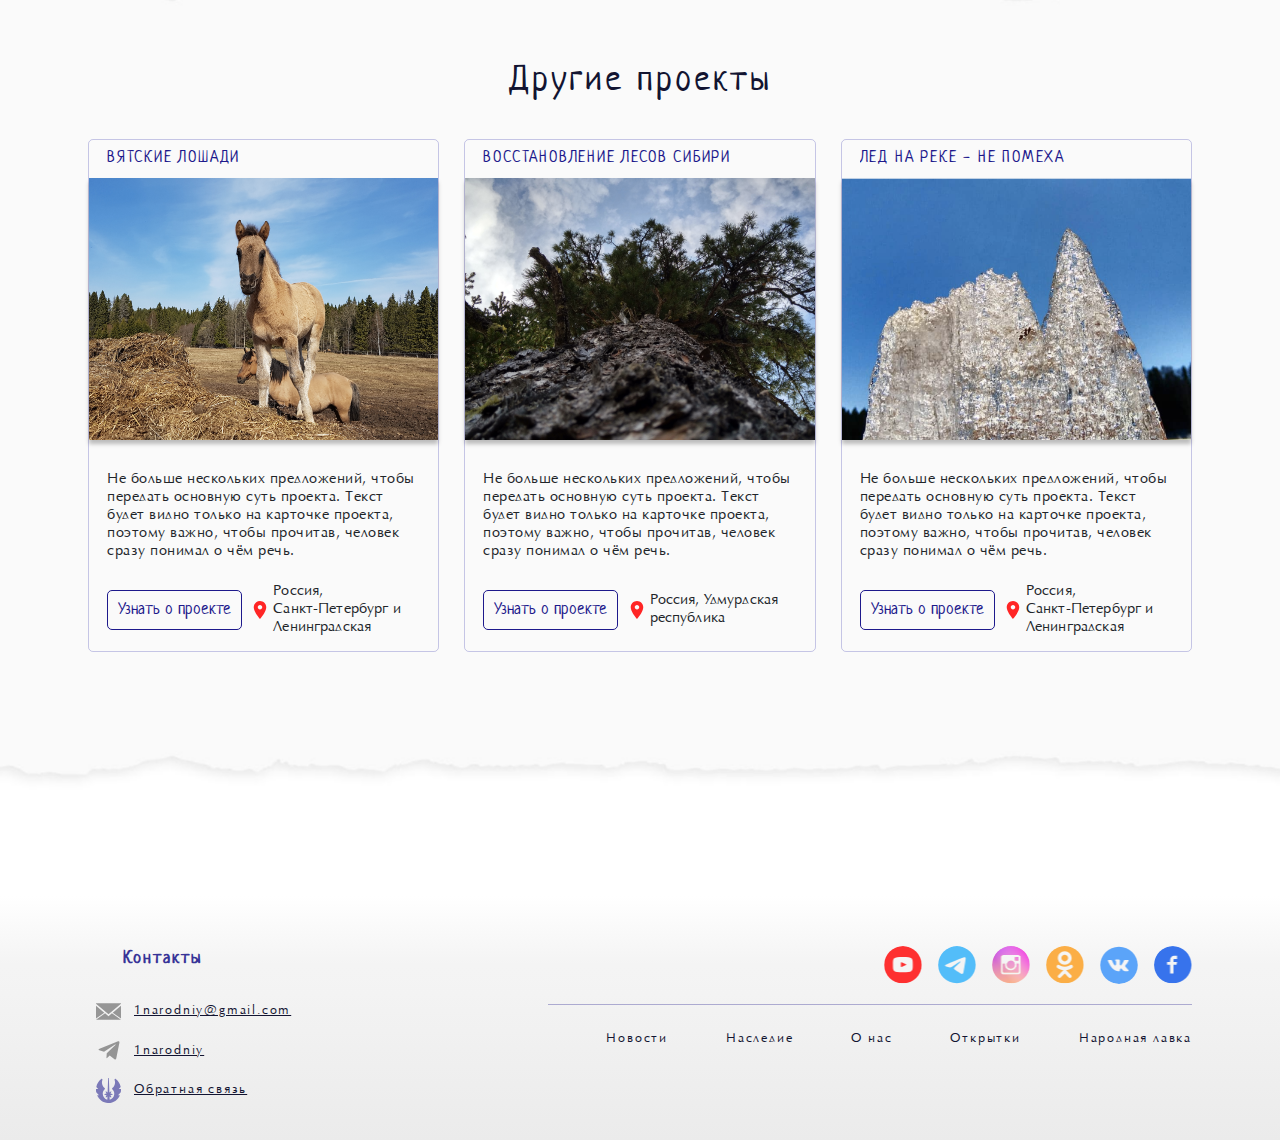
<file: single-project2.html>
<!DOCTYPE html>
<html lang="ru">
<head>
        <meta charset="utf-8">
    <title>Проект детально - single-project.html</title>
    <meta name="description" content="">
    <meta http-equiv="X-UA-Compatible" content="IE=edge">
    <meta name="viewport" content="width=device-width, initial-scale=1, maximum-scale=1">
    <meta name="format-detection" content="telephone=no">
    <meta name="tagline" content="https://feodoraxis.ru/">
    <meta name="author" content="Andrei Smorodin @feodoraxis">

    <!-- Styles -->
    <link rel="stylesheet" href="css/all_libs.min.css">
    <link rel="stylesheet" href="css/main.css">
    <link rel="stylesheet" href="css/media.css">

</head>

<body class="container-fluid">

    <!-- Header -->
    <!-- 
    For open menu here -- add to .main__header-page class .active
    F.e.: class="main__header main__header-page active"
-->
<header class="main__header main__header-page">
    <div class="wrapper">
        <div class="flexbox main__header-flexbox">
            <div class="main__header-logo">
                <div class="logo">
                    <a href="/"></a>
                </div>
            </div>
            <div class="main__header-menu">

                <nav class="top__menu">
                    <ul>
                        <li><a href="#">Новости</a></li>
                        <li><a href="#">Наследие</a></li>
                        <li><a href="#">О нас</a></li>
                        <li><a href="#">Открытки</a></li>
                        <li><a href="#">Народная Лавка</a></li>
                    </ul>
                </nav>

            </div>

            <div class="main__header-hamburger">
                <div class="hamburger">
                    <svg width="24" height="15" viewBox="0 0 24 15" fill="none" xmlns="http://www.w3.org/2000/svg">
                        <path d="M22.11 6H0.99C0.0791999 6 0 6.6705 0 7.5C0 8.3295 0.0791999 9 0.99 9H22.11C23.0208 9 23.1 8.3295 23.1 7.5C23.1 6.6705 23.0208 6 22.11 6ZM22.11 12H0.99C0.0791999 12 0 12.6705 0 13.5C0 14.3295 0.0791999 15 0.99 15H22.11C23.0208 15 23.1 14.3295 23.1 13.5C23.1 12.6705 23.0208 12 22.11 12ZM0.99 3H22.11C23.0208 3 23.1 2.3295 23.1 1.5C23.1 0.6705 23.0208 0 22.11 0H0.99C0.0791999 0 0 0.6705 0 1.5C0 2.3295 0.0791999 3 0.99 3Z" fill="#FF2525"/>
                    </svg> 
                </div>
            </div>
        </div>
    </div>
</header>
<div class="main__header-page-fake"></div>

    <!-- Main container -->
    <main class="page">

        <!-- Content -->
        <div class="page-breadcrumbs page-breadcrumbs-desctop">
                    <div class="breadcrumbs">
            <div class="wrapper">
                <ol itemscope itemtype="http://schema.org/BreadcrumbList">
                    <li itemprop="itemListElement" itemscope itemtype="http://schema.org/ListItem">
                        <a itemprop="item" href="/">
                            <span itemprop="name">Главная</span>
                        </a>
                        <meta itemprop="position" content="1" />
                    </li>
                    <li itemprop="itemListElement" itemscope itemtype="http://schema.org/ListItem">
                        <span itemprop="name">Все проекты</span>
                        <meta itemprop="position" content="2" />
                    </li>
                </ol>
            </div>
        </div>
        </div>

        <div class="page-breadcrumbs page-breadcrumbs-mobile">
            <a href="#">< Назад</a>
        </div>

        <div class="single__project">

            <div class="wrapper">

                <div class="single__project-header">

                    <div class="flexbox single__project-flexbox">
                        
                        <div class="single__project-header-item">
                            <div class="single__project-header-image">
                                <!-- Новое. Добавил div.bg изображению -->
                                <div class="bg">
                                    <img src="img/projects/1.png" alt="">
                                </div>
                            </div>
                        </div>
                        <div class="single__project-header-item">
                            <div class="single__project-title">
                                <h1>Вятские лошади</h1>
                            </div>
                            <div class="single__project-subtitle">
                                <p>Красивая история о Вятских лошадях и Человеке, возродившем эту удивительную породу</p>
                            </div>

                            <span>
                                <!-- If don't need arrow for select -- just remove class .single__project-location-select -->
                                <span class="single__project-location">
                                    <span>Межрегиональный проект</span>
                                </span>
                            </span>

                           

                            <div class="single__project-description">
                                <p>Здесь будет текст о том, что делают в этом проекте... Текст краткого, но полного описания с основными ключевыми моментами.  Совсем небольшое, но с важными ключевыми моментами деятельности именно этого проекта. Конкретная информация о том, что делают и чем занимаются. Текст краткого, но полного описания с основными ключевыми моментами.</p>
                            </div>
                        </div>

                    </div>

                </div>

                <div class="single__project-content">
                    <p>
                        Большой рассказ о проекте. Здесь будет длинное и интересное описание. Большой рассказ о проекте. Здесь будет длинное и интересное описание.  рассказ о проекте, об их истории кратко, но полно Здесь будет длинное и интересное описание.  Большой рассказ о проекте. Большой рассказ о проекте. Большой рассказ о проекте. Большой рассказ о проекте.интересное описание. Большой рассказ о проекте. История о Вятских лошадях Здесь будет длинное и интересное описание.  Большой рассказ о проекте. Здесь будет длинное и интересное описание.
                    </p>
                    <p>
                        Здесь будет длинное и интересное описание. Большой рассказ о проекте. Здесь будет длинное и интересное описание.  Большой рассказ о проекте. красивая история о вятских лошадях и Александре Аркадьевиче. Здесь будет длинное и интересное описание.
                    </p>

                    <blockquote>
                        <p>“Место для цитаты, написанной от руки... Место для цитаты, написанной от руки... Место для цитаты, написанной от руки... Место для цитаты другим стилем, написанной от руки... Место для цитаты, написанно от руки...”</p>
                        <span>Подпись к цитате (кто говорит)</span>
                    </blockquote>

                    <p>Завершение рассказа о проекте. Итоговая часть. Завершение рассказа о проекте. Итоговая часть. Завершение рассказа о проекте. Итоговая часть. Завершение рассказа о проекте.Завершение рассказа о проекте.Завершение рассказа о проекте.Завершение рассказа о проекте.Завершение рассказа о проекте.Завершение рассказа о проекте.Завершение рассказа о проекте.</p>
                
                    <div class="gallery">
                        <div class="gallery-desctop">
                            <div class="gallery-list">
                                <div class="flexbox">
                                    <div class="gallery-extreme">
                                        <div class="gallery-picture">
                                            <div class="gallery-text">
                                                <span>some text</span>
                                            </div>
                                            <div class="bg">
                                                <img src="img/gallery/extreme.jpg" alt="">
                                            </div>
                                        </div>
                                        <div class="gallery-picture">
                                            <div class="gallery-text">
                                                <span>some text</span>
                                            </div>
                                            <div class="bg">
                                                <img src="img/gallery/extreme.jpg" alt="">
                                            </div>
                                        </div>
                                    </div>
                                    <div class="gallery-center">
                                        <div class="gallery-picture">
                                            <div class="gallery-text">
                                                <span>some text</span>
                                            </div>
                                            <div class="bg">
                                                <img src="img/gallery/center.jpg" alt="">
                                            </div>
                                        </div>
                                    </div>
                                    <div class="gallery-extreme">
                                        <div class="gallery-picture">
                                            <div class="gallery-text">
                                                <span>some text</span>
                                            </div>
                                            <div class="bg">
                                                <img src="img/gallery/extreme.jpg" alt="">
                                            </div>
                                        </div>
                                        <div class="gallery-picture">
                                            <div class="gallery-text">
                                                <span>some text</span>
                                            </div>
                                            <div class="bg">
                                                <img src="img/gallery/extreme.jpg" alt="">
                                            </div>
                                        </div>
                                    </div>
                                </div>
                            </div>
                        </div>
                        <div class="gallery-description">
                            <p>Пояснение к фотографиям. Завершение рассказа о проекте. Итоговая часть. Завершение рассказа о проекте. Итоговая часть. Завершение рассказа о проекте. Итоговая часть...</p>
                        </div>
                    </div>

                    <div class="three__cards">
                        <div class="three__cards-title">
                            <div class="title title-red">
                                <h2>Сделай первый шаг - начни участвовать...</h2>
                            </div>
                        </div>

                        <div class="three__cards-list">

                            <div class="flexbox three__cards-flexbox">

                                <div class="three__cards-item">
                                    <div class="tcard tcard-red">
                                        <div class="tcard-title">
                                            <b>Как участвовать?</b>
                                        </div>
                                        <div class="tcard-content">
                                            <ul class="tcard-list">
                                                <li>Приехать волонтёром</li>
                                                <li>Отправить корм</li>
                                                <li>Пополнить коллекцию музея</li>
                                                <li>Поучаствовать финансово</li>
                                            </ul>
                                        </div>
                                    </div>
                                </div>

                                <div class="three__cards-item">
                                    <div class="tcard">
                                        <div class="tcard-title">
                                            <b>Контакты</b>
                                        </div>
                                        <div class="tcard-content">
                                            <p>Телефон: +79261975726</p>
                                            <p>Адрес: Удмуртия, Дебёсский район, село Тыловай</p>
                                            <p>Номер карты: 0055 0055 0055 0555</p>
                                        </div>
                                    </div>
                                </div>

                                <div class="three__cards-item">
                                    <div class="tcard tcard-dark">
                                        <div class="tcard-title">
                                            <b>Социальные сети!</b>
                                        </div>
                                        <div class="tcard-content">
                                            <ul class="tcard-sn">
                                                <li><a class="tcard-instagram" href="#">Инстаграм</a></li>
                                                <li><a class="tcard-telegram" href="#">Телеграм</a></li>
                                                <li><a class="tcard-youtube" href="#">Ютуб-канал</a></li>
                                                <li><a class="tcard-vk" href="#">ВКонтакте</a></li>
                                            </ul>
                                        </div>
                                    </div>
                                </div>

                            </div>

                        </div>
                    </div>
                
                </div>

            </div>

            <div class="single__project-video">
                <section class="video">
                    <div class="video-head">
                        <div class="title__second">
                            <h2>
                                Видео о вятских лошадях
                            </h2>
                        </div>

                        <div class="section__description video-description">
                            <p>Поясняющий текст под заголовком для видео. Текст будет меняться под каждый проект.</p>
                        </div>
                    </div>
                    <div class="video-body">
                        <iframe width="724" height="410" src="https://www.youtube.com/embed/Rb0UmrCXxVA" title="YouTube video player" frameborder="0" allow="accelerometer; autoplay; clipboard-write; encrypted-media; gyroscope; picture-in-picture" allowfullscreen></iframe>
                    </div>
                </section>
            </div>

            <div class="single__project-support">
                <section class="support">

                    <div class="support-head">
                        <div class="title__second support-title">
                            <h2>Поддержать</h2>
                        </div>
                        <div class="section__description section__description-second">
                            <p>Поясняющий текст под заголовком формы, который меняться не будет</p>
                        </div>
                    </div>
        
                    <div class="support-body">
        
                        <div class="support-block">
                            
        
                                <ul class="support-tabs">
                                    <li class="active">Банковская карта</li>
                                    <li>Перевод на счёт</li>
                                </ul>
        
                                <div class="support-tab active">
        
                                    <form action="">
                                        <div class="support-table support-table-first support-table-align-center">
        
                                            <div class="support-table-name">
                                                <p>Назначение платежа:</p>
                                            </div>
                                            <div class="support-table-val">
                                                <p>Поддержка проектов</p>
                                            </div>
        
                                        </div>
                                        <div class="support-table support-table-price support-table-align-center">
                                            <div class="support-table-name">
                                                <p>Помочь ежемесячно:</p>
                                            </div>
                                            <div class="support-table-val">
                                                
                                                <div class="support-flexbox support-flexbox-price flexbox">
                                                    <div class="support-flexbox-item">
                                                        <div class="radio__summ checked">
                                                            <input type="radio" value="300" name="summ_radio" id="summ_radio-1">
                                                            <label for="summ_radio-1">300 ₽</span>
                                                        </div>
                                                    </div>
                                                    <div class="support-flexbox-item">
                                                        <div class="radio__summ radio__summ-second">
                                                            <input type="radio" value="1000" name="summ_radio" id="summ_radio-2">
                                                            <label for="summ_radio-2">1000 ₽</label>
                                                        </div>
                                                    </div>
                                                    <div class="support-flexbox-item">
                                                        <div class="radio__summ radio__summ-thith">
                                                            <input type="radio" value="3000" name="summ_radio" id="summ_radio-3">
                                                            <label for="summ_radio-3">3000 ₽</label>
                                                        </div>
                                                    </div>
                                                    <div class="support-flexbox-item">
                                                        <input type="text" class="input-support" placeholder="Другая сумма" name="summ_text">
                                                    </div>
                                                </div>
        
                                                <!-- <div class="support-error">
                                                    <p>Выберите сумму или укажите другую сумму</p>
                                                </div> -->
        
                                            </div>
                                        </div>
        
                                        <div class="support-table support-flexbox-contact_data support-table-align-center">
                                            <div class="support-table-name"></div>
                                            <div class="support-table-val">
                                                <div class="flexbox support-user_data support-flexbox-price">
                                                    <div class="support-flexbox-item">
                                                        <input type="text" placeholder="Ваше имя">
                                                        <!-- <div class="support-error">
                                                            <p>Укажите ваше имя</p>
                                                        </div> -->
                                                    </div>
                                                    <div class="support-flexbox-item">
                                                        <input type="email" placeholder="Ваша эл. почта">
                                                    </div>
                                                </div>
                                            </div>
                                        </div>
        
                                        <div class="support-table support-table-align-center support-table-postcard" id="postcard_1" style="display: none">
                                            <div class="support-table-name"><p>Данные для<br> отправления открыток:</p></div>
                                            <div class="support-table-val">
                                                <div class="flexbox support-flexbox-price support-postcard">
                                                    <div class="support-flexbox-item">
                                                        <input type="text" placeholder="ФИО">
                                                    </div>
                                                    <div class="support-flexbox-item">
                                                        <input type="text" placeholder="Индекс">
                                                    </div>
                                                </div>
                                            </div>
                                        </div>
                                        <div class="support-table support-table-align-center support-table-address" id="postcard_2" style="display: none">
                                            <div class="support-table-name"></div>
                                            <div class="support-table-val">
                                                <div class="flexbox support-flexbox-price support-address">
                                                    <div class="support-flexbox-item">
                                                        <input type="text" placeholder="Ваш полный адрес">
                                                    </div>
                                                </div>
                                            </div>
                                        </div>
        
                                        
                                        <div class="support-table support-table-last support-table-align-center">
                                            <div class="support-table-name"></div>
                                            <div class="support-table-val">
                                                <div class="flexbox support-flexbox-price support-form-bottom">
        
                                                    <div class="flexbox support-button">
                                                        <div>
                                                            <button class="btn btn-blue btn-support">Подписаться</button>
                                                        </div>
                                                        <div class="support-get_carts">
                                                            <div class="style__checkbox style__checkbox-big checked">
                                                                <label for="get_carts">Получать <a href="#">Открытки</a></label>
                                                                <input type="checkbox" id="get_carts">
                                                            </div>
                                                            
                                                        </div>
                                                    </div>
        
                                                    <div class="support-iaggree">
                                                        <div class="style__checkbox checked">
                                                            <label for="oferta">Я принимаю <a href="#">договор-оферту</a></label>
                                                            <input type="checkbox" id="oferta">
                                                        </div>
                                                    </div>
        
                                                </div>
        
                                            </div>
        
                                        </div>
                                    </form>
        
                                </div>
                                <div class="support-tab support-tab-transfer">
                                    <div class="support-transfer">
                                        <p>Фонд «Империя возрождения культурно-исторического наследия, поддержки и реализации<br> социальных, благотворительных программ имени Романовых»</p>
        
                                        <div class="support-transfer-purpose">
                                            <p><span>Назначение платежа:</span> Поддержка проектов</p>
                                        </div>
        
                                        <div class="support-transfer-requisites flexbox">
                                            <div class="support-transfer-requisites-item">
                                                <p>
                                                    <span>ИНН:</span>
                                                    9710060699
                                                </p>
                                                <p>
                                                    <span>КПП:</span>
                                                    771001001
                                                </p>
                                                <p>
                                                    <span>ОГРН/ОГРНИП:</span>
                                                    1187700009023
                                                </p>
                                                <p>
                                                    <span>ОКТМО:</span>
                                                    45000000000
                                                </p>
                                            </div>
                                            <div class="support-transfer-requisites-item">
                                                <p>
                                                    <span>Расчётный счёт:</span>
                                                    40703810638000009602
                                                </p>
                                                <p>
                                                    <span>Банк:</span>
                                                    ПАО СБЕРБАНК
                                                </p>
                                                <p>
                                                    <span>БИК:</span>
                                                    044525225
                                                </p>
                                                <p>
                                                    <span>Корреспондентский счёт:</span>
                                                    30101810400000000225
                                                </p>
                                            </div>
                                        </div>
                                    </div>
                                </div>
                                
                            </form>
                        </div>
        
                    </div>
        
                </section>
            </div>

            <section class="people__projects">
    
                <div class="people__projects-body people__projects-body-others">

                    <div class="people__projects-body-title">
                        <div class="title">
                            <h2>Другие проекты</h2>
                        </div>
                    </div>

                    <div class="wrapper">
                        <div class="people__projects-list flexbox">
    
                            <div class="people__projects-item">
                                <div class="project__item">
                                    <div class="project__item-title">
                                        <a href="#">
                                            <div class="item__title">
                                                <h3>Вятские лошади</h3>
                                            </div>
                                        </a>
                                    </div>
                                    <div class="project__item-thumbnail">
                                        <div class="item__thumbnail">
                                            <div class="bg"><img src="img/projects/1.png" alt=""></div>
                                        </div>
                                    </div>
    
                                    <div class="project__item-description">
                                        <div class="item__description">
                                            <p>Не больше нескольких предложений, чтобы передать основную суть проекта. Текст будет видно только на карточке проекта, поэтому важно, чтобы прочитав, человек сразу понимал о чём речь.</p>
                                        </div>
                                    </div>
    
                                    <div class="project__item-footer flexbox">
                                        <div class="project__item-footer-item">
                                            <a href="#" class="btn btn-blue">Узнать о проекте</a>
                                        </div>
                                        <div class="project__item-footer-item">
                                            <div class="location">
                                                <p>Россия, <br>Санкт-Петербург и Ленинградская</p>
                                            </div>
                                        </div>
                                    </div>
                                </div>
                            </div>
    
                            <div class="people__projects-item">
                                <div class="project__item">
                                    <div class="project__item-title">
                                        <a href="#">
                                            <div class="item__title">
                                                <h3>Восстановление лесов Сибири</h3>
                                            </div>
                                        </a>
                                    </div>
                                    <div class="project__item-thumbnail">
                                        <div class="item__thumbnail">
                                            <div class="bg"><img src="img/projects/2.png" alt=""></div>
                                        </div>
                                    </div>
    
                                    <div class="project__item-description">
                                        <div class="item__description">
                                            <p>Не больше нескольких предложений, чтобы передать основную суть проекта. Текст будет видно только на карточке проекта, поэтому важно, чтобы прочитав, человек сразу понимал о чём речь.</p>
                                        </div>
                                    </div>
    
                                    <div class="project__item-footer flexbox">
                                        <div class="project__item-footer-item">
                                            <a href="#" class="btn btn-blue">Узнать о проекте</a>
                                        </div>
                                        <div class="project__item-footer-item">
                                            <div class="location">
                                                <p>Россия, Удмурдская республика</p>
                                            </div>
                                        </div>
                                    </div>
                                </div>
                            </div>
    
                            <div class="people__projects-item">
                                <div class="project__item">
                                    <div class="project__item-title">
                                        <a href="#">
                                            <div class="item__title">
                                                <h3>Лед на реке - не помеха</h3>
                                            </div>
                                        </a>
                                    </div>
                                    <div class="project__item-thumbnail">
                                        <div class="item__thumbnail">
                                            <div class="bg"><img src="img/projects/3.png" alt=""></div>
                                        </div>
                                    </div>
    
                                    <div class="project__item-description">
                                        <div class="item__description">
                                            <p>Не больше нескольких предложений, чтобы передать основную суть проекта. Текст будет видно только на карточке проекта, поэтому важно, чтобы прочитав, человек сразу понимал о чём речь.</p>
                                        </div>
                                    </div>
    
                                    <div class="project__item-footer flexbox">
                                        <div class="project__item-footer-item">
                                            <a href="#" class="btn btn-blue">Узнать о проекте</a>
                                        </div>
                                        <div class="project__item-footer-item">
                                            <div class="location">
                                                <p>Россия, <br>Санкт-Петербург и Ленинградская</p>
                                            </div>
                                        </div>
                                    </div>
                                </div>
                            </div>
    
                        </div>
                    </div>
                </div>
    
            </section>

        </div>
        


    </main>
	
    <!-- Footer -->
        <footer class="main__footer">
        <div class="wrapper">
            <div class="flexbox">

                <div class="main__footer-first">
                    <div class="main__footer-contacts">
                        <div class="main__footer-contacts-title">
                            <b>Контакты</b>
                        </div>
                        <ul>
                            <li><a class="main__footer-contacts-email" href="#">1narodniy@gmail.com</a></li>
                            <li><a class="main__footer-contacts-telegram" href="#">1narodniy</a></li>
                            <li><a class="main__footer-contacts-recall" href="#">Обратная связь</a></li>
                        </ul>
                    </div>
                </div>

                <div class="main__footer-second">
                    <!-- <div class="flexbox flexbox-justify-content-flex-end flexbox-flex-direction-column"> -->
                        <div class="main__footer-sn">
                            <ul class="sn">
                                <li><a class="sn-youtube" href="#"></a></li>
                                <li><a class="sn-telegram" href="#"></a></li>
                                <li><a class="sn-instagram" href="#"></a></li>
                                <li><a class="sn-ok" href="#"></a></li>
                                <li><a class="sn-vk" href="#"></a></li>
                                <li><a class="sn-facebook" href="#"></a></li>
                            </ul>
                        </div>
                        <div class="main__footer-menu">
                            <nav class="footer_menu">
                                <ul>
                                    <li><a href="#">Новости</a></li>
                                    <li><a href="#">Наследие</a></li>
                                    <li><a href="#">О нас</a></li>
                                    <li><a href="#">Открытки</a></li>
                                    <li><a href="#">Народная лавка</a></li>
                                </ul>
                            </nav>
                        </div>
                    <!-- </div> -->
                </div>

            </div>
        </div>
    </footer>

    <div id="to__top" class="to__top"></div>

    <!--

    Андрей Смородин — https://feodoraxis.ru

    -->


</body>
</html>
</file>
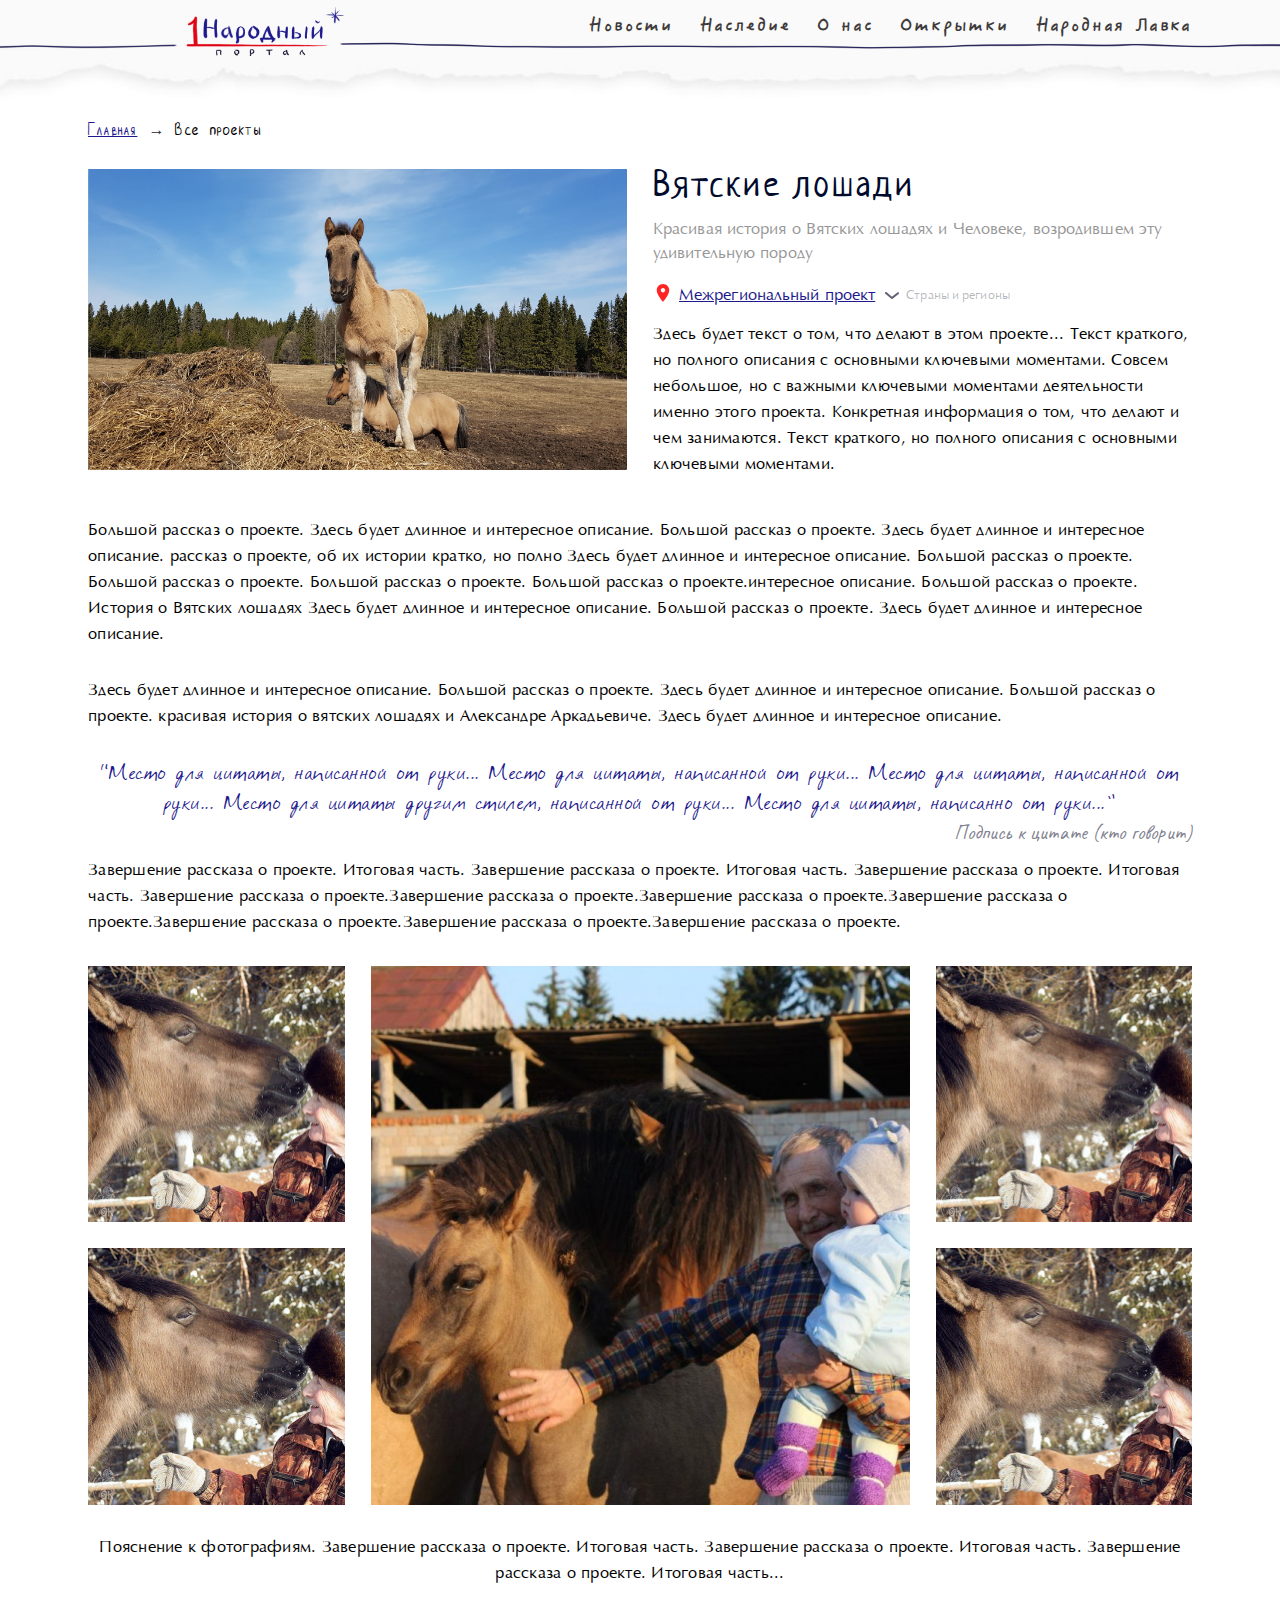
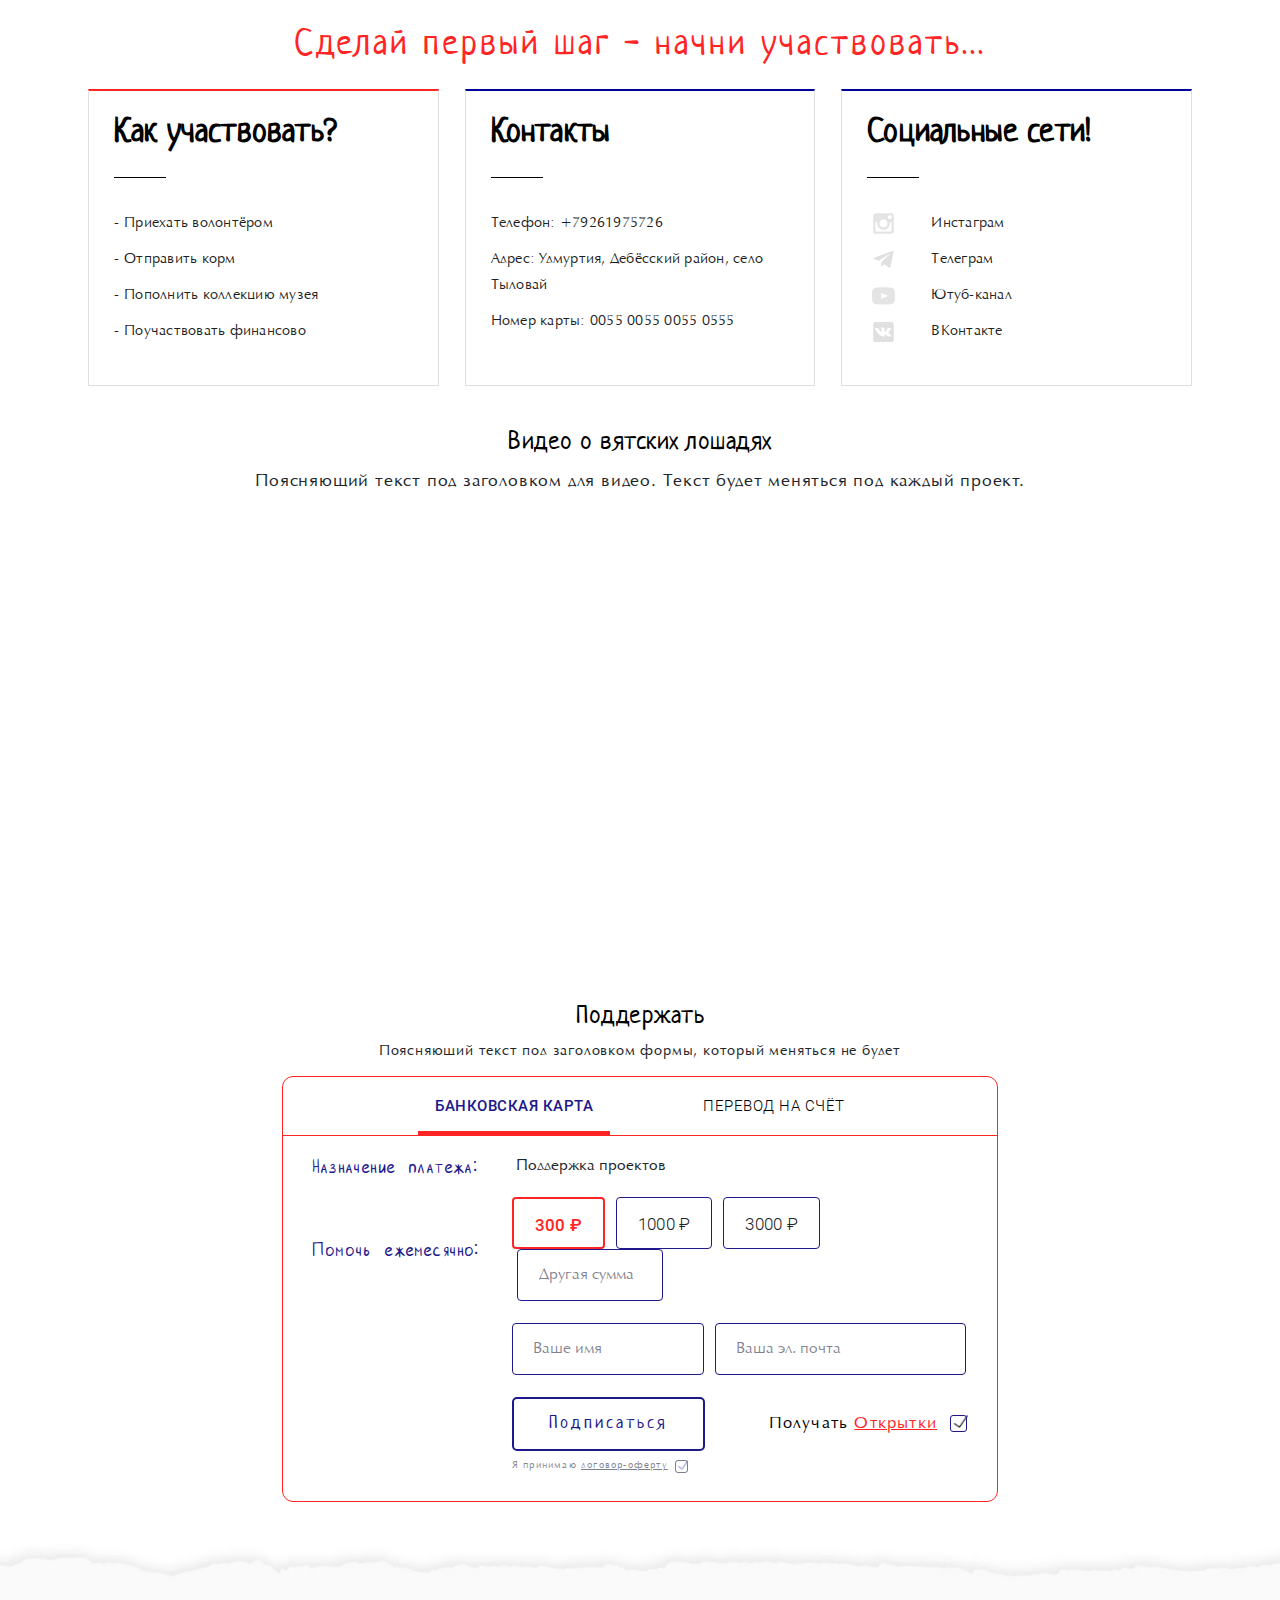
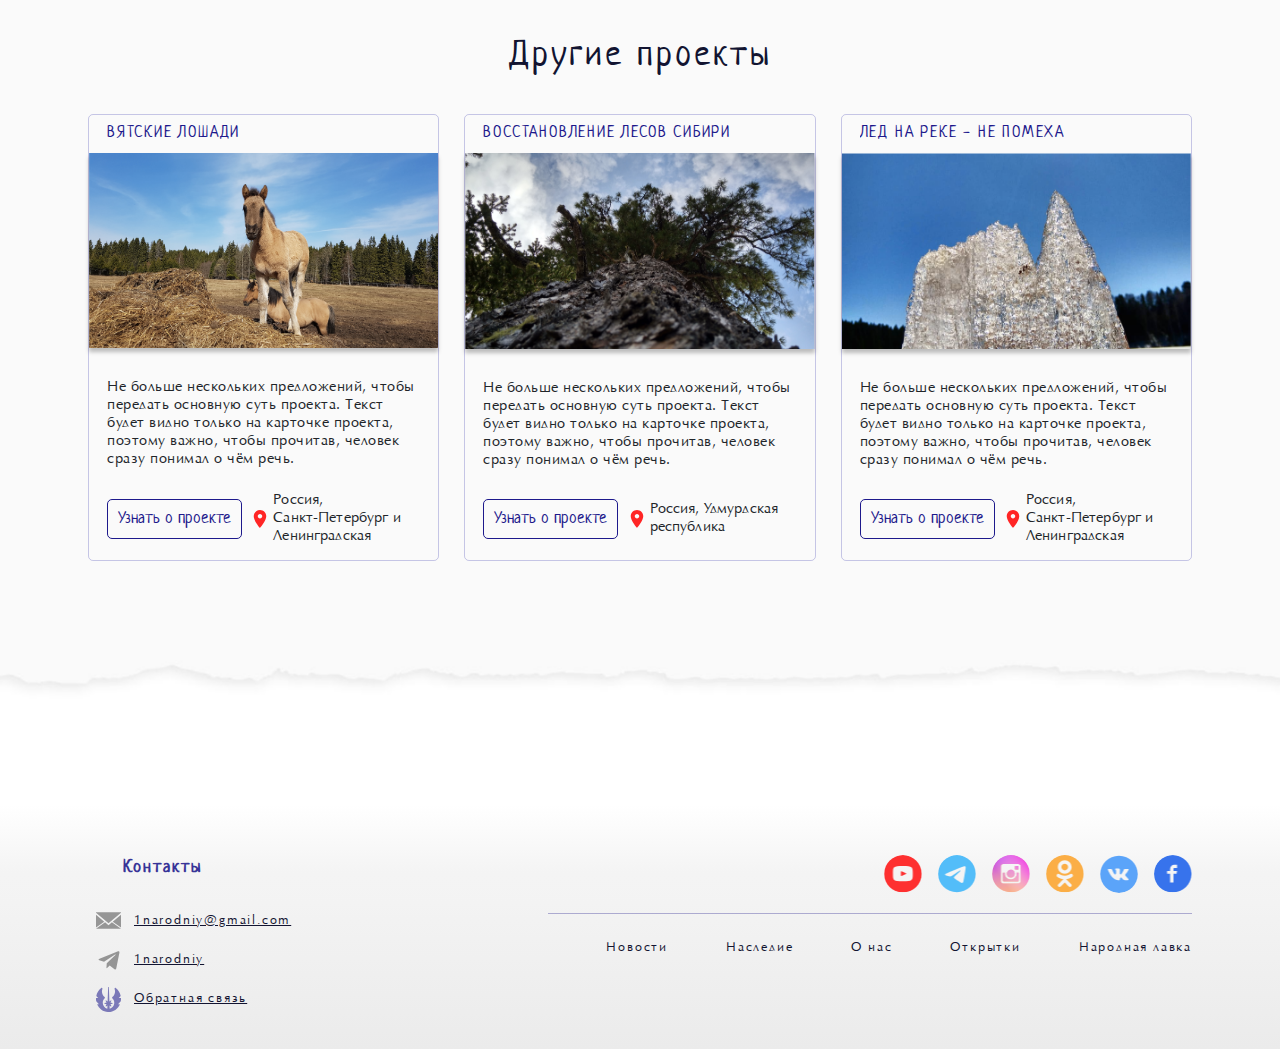
<file: single-project — копия.html>
<!DOCTYPE html>
<html lang="ru">
<head>
        <meta charset="utf-8">
    <title>Проект детально - single-project.html</title>
    <meta name="description" content="">
    <meta http-equiv="X-UA-Compatible" content="IE=edge">
    <meta name="viewport" content="width=device-width, initial-scale=1, maximum-scale=1">
    <meta name="format-detection" content="telephone=no">
    <meta name="tagline" content="https://feodoraxis.ru/">
    <meta name="author" content="Andrei Smorodin @feodoraxis">

    <!-- Styles -->
    <link rel="stylesheet" href="css/main.min.css">

</head>

<body class="container-fluid">

    <!-- Header -->
    <!-- 
    For open menu here -- add to .main__header-page class .active
    F.e.: class="main__header main__header-page active"
-->
<header class="main__header main__header-page">
    <div class="wrapper">
        <div class="flexbox main__header-flexbox">
            <div class="main__header-logo">
                <div class="logo">
                    <a href="/"></a>
                </div>
            </div>
            <div class="main__header-menu">

                <nav class="top__menu">
                    <ul>
                        <li><a href="#">Новости</a></li>
                        <li><a href="#">Наследие</a></li>
                        <li><a href="#">О нас</a></li>
                        <li><a href="#">Открытки</a></li>
                        <li><a href="#">Народная Лавка</a></li>
                    </ul>
                </nav>

            </div>

            <div class="main__header-hamburger">
                <div class="hamburger">
                    <svg width="24" height="15" viewBox="0 0 24 15" fill="none" xmlns="http://www.w3.org/2000/svg">
                        <path d="M22.11 6H0.99C0.0791999 6 0 6.6705 0 7.5C0 8.3295 0.0791999 9 0.99 9H22.11C23.0208 9 23.1 8.3295 23.1 7.5C23.1 6.6705 23.0208 6 22.11 6ZM22.11 12H0.99C0.0791999 12 0 12.6705 0 13.5C0 14.3295 0.0791999 15 0.99 15H22.11C23.0208 15 23.1 14.3295 23.1 13.5C23.1 12.6705 23.0208 12 22.11 12ZM0.99 3H22.11C23.0208 3 23.1 2.3295 23.1 1.5C23.1 0.6705 23.0208 0 22.11 0H0.99C0.0791999 0 0 0.6705 0 1.5C0 2.3295 0.0791999 3 0.99 3Z" fill="#FF2525"/>
                    </svg> 
                </div>
            </div>
        </div>
    </div>
</header>
<div class="main__header-page-fake"></div>

    <!-- Main container -->
    <main class="page">

        <!-- Content -->
        <div class="page-breadcrumbs page-breadcrumbs-desctop">
                    <div class="breadcrumbs">
            <div class="wrapper">
                <ol itemscope itemtype="http://schema.org/BreadcrumbList">
                    <li itemprop="itemListElement" itemscope itemtype="http://schema.org/ListItem">
                        <a itemprop="item" href="/">
                            <span itemprop="name">Главная</span>
                        </a>
                        <meta itemprop="position" content="1" />
                    </li>
                    <li itemprop="itemListElement" itemscope itemtype="http://schema.org/ListItem">
                        <span itemprop="name">Все проекты</span>
                        <meta itemprop="position" content="2" />
                    </li>
                </ol>
            </div>
        </div>
        </div>

        <div class="page-breadcrumbs page-breadcrumbs-mobile">
            <a href="#">< Назад</a>
        </div>

        <div class="single__project">

            <div class="wrapper">

                <div class="single__project-header">

                    <div class="flexbox single__project-flexbox">
                        
                        <div class="single__project-header-item">
                            <div class="single__project-header-image">
                                <img src="img/projects/1.png" alt="">
                            </div>
                        </div>
                        <div class="single__project-header-item">
                            <div class="single__project-title">
                                <h1>Вятские лошади</h1>
                            </div>
                            <div class="single__project-subtitle">
                                <p>Красивая история о Вятских лошадях и Человеке, возродившем эту удивительную породу</p>
                            </div>

                            <span>
                                <!-- 
                                    Add class .active 
                                    F.e.: class="single__project-location active"
                                -->
                                <span class="single__project-location">
                                    <span class="single__project-location-select">Межрегиональный проект</span>
                                    <span>Страны и регионы</span>

                                    <!-- 
                                        With opening list, for .single__project-location-list add 
                                        width-style = (.single__project-location>span:nth-child(1).width + .single__project-location>span:nth-child(2).width) - 20px;
                                    -->
                                    <ul class="single__project-location-list">
                                        <li>Межрегиональный проект</li>
                                        <li>Межрегиональный проект</li>
                                        <li>Межрегиональный проект</li>
                                        <li>Межрегиональный проект</li>
                                        <li>Межрегиональный проект</li>
                                        <li>Межрегиональный проект</li>
                                    </ul>
                                </span>
                            </span>

                           

                            <div class="single__project-description">
                                <p>Здесь будет текст о том, что делают в этом проекте... Текст краткого, но полного описания с основными ключевыми моментами.  Совсем небольшое, но с важными ключевыми моментами деятельности именно этого проекта. Конкретная информация о том, что делают и чем занимаются. Текст краткого, но полного описания с основными ключевыми моментами.</p>
                            </div>
                        </div>

                    </div>

                </div>

                <div class="single__project-content">
                    <p>
                        Большой рассказ о проекте. Здесь будет длинное и интересное описание. Большой рассказ о проекте. Здесь будет длинное и интересное описание.  рассказ о проекте, об их истории кратко, но полно Здесь будет длинное и интересное описание.  Большой рассказ о проекте. Большой рассказ о проекте. Большой рассказ о проекте. Большой рассказ о проекте.интересное описание. Большой рассказ о проекте. История о Вятских лошадях Здесь будет длинное и интересное описание.  Большой рассказ о проекте. Здесь будет длинное и интересное описание.
                    </p>
                    <p>
                        Здесь будет длинное и интересное описание. Большой рассказ о проекте. Здесь будет длинное и интересное описание.  Большой рассказ о проекте. красивая история о вятских лошадях и Александре Аркадьевиче. Здесь будет длинное и интересное описание.
                    </p>

                    <blockquote>
                        <p>“Место для цитаты, написанной от руки... Место для цитаты, написанной от руки... Место для цитаты, написанной от руки... Место для цитаты другим стилем, написанной от руки... Место для цитаты, написанно от руки...”</p>
                        <span>Подпись к цитате (кто говорит)</span>
                    </blockquote>

                    <p>Завершение рассказа о проекте. Итоговая часть. Завершение рассказа о проекте. Итоговая часть. Завершение рассказа о проекте. Итоговая часть. Завершение рассказа о проекте.Завершение рассказа о проекте.Завершение рассказа о проекте.Завершение рассказа о проекте.Завершение рассказа о проекте.Завершение рассказа о проекте.Завершение рассказа о проекте.</p>
                
                    <div class="gallery">
                        <div class="gallery-desctop">
                            <div class="gallery-list">
                                <div class="flexbox">
                                    <div class="gallery-extreme">
                                        <div class="gallery-picture">
                                            <span>some text</span>
                                            <img src="img/gallery/extreme.jpg" alt="">
                                        </div>
                                        <div class="gallery-picture">
                                            <span>some text</span>
                                            <img src="img/gallery/extreme.jpg" alt="">
                                        </div>
                                    </div>
                                    <div class="gallery-center">
                                        <div class="gallery-picture">
                                            <span>some text</span>
                                            <img src="img/gallery/center.jpg" alt="">
                                        </div>
                                    </div>
                                    <div class="gallery-extreme">
                                        <div class="gallery-picture">
                                            <span>some text</span>
                                            <img src="img/gallery/extreme.jpg" alt="">
                                        </div>
                                        <div class="gallery-picture">
                                            <span>some text</span>
                                            <img src="img/gallery/extreme.jpg" alt="">
                                        </div>
                                    </div>
                                </div>
                            </div>
                        </div>
                        <div class="gallery-mobile">
                            <div class="gallery-picture">
                                <img src="img/gallery/mobile.jpg" alt="">
                            </div>
                            <div class="gallery-picture">
                                <img src="img/gallery/mobile.jpg" alt="">
                            </div>
                            <div class="gallery-picture">
                                <img src="img/gallery/mobile.jpg" alt="">
                            </div>
                            <div class="gallery-picture">
                                <img src="img/gallery/mobile.jpg" alt="">
                            </div>
                            <div class="gallery-picture">
                                <img src="img/gallery/mobile.jpg" alt="">
                            </div>
                        </div>
                        <div class="gallery-description">
                            <p>Пояснение к фотографиям. Завершение рассказа о проекте. Итоговая часть. Завершение рассказа о проекте. Итоговая часть. Завершение рассказа о проекте. Итоговая часть...</p>
                        </div>
                    </div>

                    <div class="three__cards">
                        <div class="three__cards-title">
                            <div class="title title-red">
                                <h2>Сделай первый шаг - начни участвовать...</h2>
                            </div>
                        </div>

                        <div class="three__cards-list">

                            <div class="flexbox three__cards-flexbox">

                                <div class="three__cards-item">
                                    <div class="tcard tcard-red">
                                        <div class="tcard-title">
                                            <b>Как участвовать?</b>
                                        </div>
                                        <div class="tcard-content">
                                            <ul class="tcard-list">
                                                <li>Приехать волонтёром</li>
                                                <li>Отправить корм</li>
                                                <li>Пополнить коллекцию музея</li>
                                                <li>Поучаствовать финансово</li>
                                            </ul>
                                        </div>
                                    </div>
                                </div>

                                <div class="three__cards-item">
                                    <div class="tcard">
                                        <div class="tcard-title">
                                            <b>Контакты</b>
                                        </div>
                                        <div class="tcard-content">
                                            <p>Телефон: +79261975726</p>
                                            <p>Адрес: Удмуртия, Дебёсский район, село Тыловай</p>
                                            <p>Номер карты: 0055 0055 0055 0555</p>
                                        </div>
                                    </div>
                                </div>

                                <div class="three__cards-item">
                                    <div class="tcard">
                                        <div class="tcard-title">
                                            <b>Социальные сети!</b>
                                        </div>
                                        <div class="tcard-content">
                                            <ul class="tcard-sn">
                                                <li><a class="tcard-instagram" href="#">Инстаграм</a></li>
                                                <li><a class="tcard-telegram" href="#">Телеграм</a></li>
                                                <li><a class="tcard-youtube" href="#">Ютуб-канал</a></li>
                                                <li><a class="tcard-vk" href="#">ВКонтакте</a></li>
                                            </ul>
                                        </div>
                                    </div>
                                </div>

                            </div>

                        </div>
                    </div>
                
                </div>

            </div>

            <div class="single__project-video">
                <section class="video">
                    <div class="video-head">
                        <div class="title__second">
                            <h2>
                                Видео о вятских лошадях
                            </h2>
                        </div>

                        <div class="section__description video-description">
                            <p>Поясняющий текст под заголовком для видео. Текст будет меняться под каждый проект.</p>
                        </div>
                    </div>
                    <div class="video-body">
                        <iframe width="724" height="410" src="https://www.youtube.com/embed/Rb0UmrCXxVA" title="YouTube video player" frameborder="0" allow="accelerometer; autoplay; clipboard-write; encrypted-media; gyroscope; picture-in-picture" allowfullscreen></iframe>
                    </div>
                </section>
            </div>

            <div class="single__project-support">
                <section class="support">

                    <div class="support-head">
                        <div class="title__second support-title">
                            <h2>Поддержать</h2>
                        </div>
                        <div class="section__description section__description-second">
                            <p>Поясняющий текст под заголовком формы, который меняться не будет</p>
                        </div>
                    </div>
        
                    <div class="support-body">
        
                        <div class="support-block">
                            
        
                                <ul class="support-tabs">
                                    <li class="active">Банковская карта</li>
                                    <li>Перевод на счёт</li>
                                </ul>
        
                                <div class="support-tab active">
        
                                    <form action="">
                                        <div class="support-table support-table-first support-table-align-center">
        
                                            <div class="support-table-name">
                                                <p>Назначение платежа:</p>
                                            </div>
                                            <div class="support-table-val">
                                                <p>Поддержка проектов</p>
                                            </div>
        
                                        </div>
                                        <div class="support-table support-table-price support-table-align-center">
                                            <div class="support-table-name">
                                                <p>Помочь ежемесячно:</p>
                                            </div>
                                            <div class="support-table-val">
                                                
                                                <div class="support-flexbox support-flexbox-price flexbox">
                                                    <div class="support-flexbox-item">
                                                        <div class="radio__summ checked">
                                                            <input type="radio" value="300" name="summ_radio" id="summ_radio-1">
                                                            <label for="summ_radio-1">300 ₽</span>
                                                        </div>
                                                    </div>
                                                    <div class="support-flexbox-item">
                                                        <div class="radio__summ">
                                                            <input type="radio" value="1000" name="summ_radio" id="summ_radio-2">
                                                            <label for="summ_radio-2">1000 ₽</label>
                                                        </div>
                                                    </div>
                                                    <div class="support-flexbox-item">
                                                        <div class="radio__summ">
                                                            <input type="radio" value="3000" name="summ_radio" id="summ_radio-3">
                                                            <label for="summ_radio-3">3000 ₽</label>
                                                        </div>
                                                    </div>
                                                    <div class="support-flexbox-item">
                                                        <input type="text" class="input-support" placeholder="Другая сумма" name="summ_text">
                                                    </div>
                                                </div>
        
                                                <!-- <div class="support-error">
                                                    <p>Выберите сумму или укажите другую сумму</p>
                                                </div> -->
        
                                            </div>
                                        </div>
        
                                        <div class="support-table support-flexbox-contact_data support-table-align-center">
                                            <div class="support-table-name"></div>
                                            <div class="support-table-val">
                                                <div class="flexbox support-user_data support-flexbox-price">
                                                    <div class="support-flexbox-item">
                                                        <input type="text" placeholder="Ваше имя">
                                                        <!-- <div class="support-error">
                                                            <p>Укажите ваше имя</p>
                                                        </div> -->
                                                    </div>
                                                    <div class="support-flexbox-item">
                                                        <input type="email" placeholder="Ваша эл. почта">
                                                    </div>
                                                </div>
                                            </div>
                                        </div>
        
                                        <div class="support-table support-table-align-center support-table-postcard" id="postcard_1" style="display: none">
                                            <div class="support-table-name"><p>Данные для<br> отправления открыток:</p></div>
                                            <div class="support-table-val">
                                                <div class="flexbox support-flexbox-price support-postcard">
                                                    <div class="support-flexbox-item">
                                                        <input type="text" placeholder="ФИО">
                                                    </div>
                                                    <div class="support-flexbox-item">
                                                        <input type="text" placeholder="Индекс">
                                                    </div>
                                                </div>
                                            </div>
                                        </div>
                                        <div class="support-table support-table-align-center support-table-address" id="postcard_2" style="display: none">
                                            <div class="support-table-name"></div>
                                            <div class="support-table-val">
                                                <div class="flexbox support-flexbox-price support-address">
                                                    <div class="support-flexbox-item">
                                                        <input type="text" placeholder="Ваш полный адрес">
                                                    </div>
                                                </div>
                                            </div>
                                        </div>
        
                                        
                                        <div class="support-table support-table-align-center">
                                            <div class="support-table-name"></div>
                                            <div class="support-table-val">
                                                <div class="flexbox support-flexbox-price support-form-bottom">
        
                                                    <div class="flexbox flexbox-align-center flexbox-justify-content-space-between support-button">
                                                        <div>
                                                            <button class="btn btn-blue btn-support">Подписаться</button>
                                                        </div>
                                                        <div>
                                                            <div class="style__checkbox style__checkbox-big checked">
                                                                <label for="get_carts">Получать <a href="#">Открытки</a></label>
                                                                <input type="checkbox" id="get_carts">
                                                            </div>
                                                            
                                                        </div>
                                                    </div>
        
                                                    <div class="style__checkbox checked">
                                                        <label for="oferta">Я принимаю <a href="#">договор-оферту</a></label>
                                                        <input type="checkbox" id="oferta">
                                                    </div>
        
                                                </div>
        
                                            </div>
        
                                        </div>
                                    </form>
        
                                </div>
                                <div class="support-tab">
                                    <div class="support-transfer">
                                        <p>Фонд «Империя возрождения культурно-исторического наследия, поддержки и реализации<br> социальных, благотворительных программ имени Романовых»</p>
        
                                        <div class="support-transfer-purpose">
                                            <p><span>Назначение платежа:</span> Поддержка проектов</p>
                                        </div>
        
                                        <div class="support-transfer-requisites flexbox">
                                            <div class="support-transfer-requisites-item">
                                                <p>
                                                    <span>ИНН:</span>
                                                    9710060699
                                                </p>
                                                <p>
                                                    <span>КПП:</span>
                                                    771001001
                                                </p>
                                                <p>
                                                    <span>ОГРН/ОГРНИП:</span>
                                                    1187700009023
                                                </p>
                                                <p>
                                                    <span>ОКТМО:</span>
                                                    45000000000
                                                </p>
                                            </div>
                                            <div class="support-transfer-requisites-item">
                                                <p>
                                                    <span>Расчётный счёт:</span>
                                                    40703810638000009602
                                                </p>
                                                <p>
                                                    <span>Банк:</span>
                                                    ПАО СБЕРБАНК
                                                </p>
                                                <p>
                                                    <span>БИК:</span>
                                                    044525225
                                                </p>
                                                <p>
                                                    <span>Корреспондентский счёт:</span>
                                                    30101810400000000225
                                                </p>
                                            </div>
                                        </div>
                                    </div>
                                </div>
                                
                            </form>
                        </div>
        
                    </div>
        
                </section>
            </div>

            <section class="people__projects">
    
                <div class="people__projects-body people__projects-body-others">

                    <div class="people__projects-body-title">
                        <div class="title">
                            <h2>Другие проекты</h2>
                        </div>
                    </div>

                    <div class="wrapper">
                        <div class="people__projects-list flexbox">
    
                            <div class="people__projects-item">
                                <div class="project__item">
                                    <div class="project__item-title">
                                        <a href="#">
                                            <div class="item__title">
                                                <h3>Вятские лошади</h3>
                                            </div>
                                        </a>
                                    </div>
                                    <div class="project__item-thumbnail">
                                        <div class="item__thumbnail">
                                            <img src="img/projects/1.png" alt="">
                                        </div>
                                    </div>
    
                                    <div class="project__item-description">
                                        <div class="item__description">
                                            <p>Не больше нескольких предложений, чтобы передать основную суть проекта. Текст будет видно только на карточке проекта, поэтому важно, чтобы прочитав, человек сразу понимал о чём речь.</p>
                                        </div>
                                    </div>
    
                                    <div class="project__item-footer flexbox">
                                        <div class="project__item-footer-item">
                                            <a href="#" class="btn btn-blue">Узнать о проекте</a>
                                        </div>
                                        <div class="project__item-footer-item">
                                            <div class="location">
                                                <p>Россия, <br>Санкт-Петербург и Ленинградская</p>
                                            </div>
                                        </div>
                                    </div>
                                </div>
                            </div>
    
                            <div class="people__projects-item">
                                <div class="project__item">
                                    <div class="project__item-title">
                                        <a href="#">
                                            <div class="item__title">
                                                <h3>Восстановление лесов Сибири</h3>
                                            </div>
                                        </a>
                                    </div>
                                    <div class="project__item-thumbnail">
                                        <div class="item__thumbnail">
                                            <img src="img/projects/2.png" alt="">
                                        </div>
                                    </div>
    
                                    <div class="project__item-description">
                                        <div class="item__description">
                                            <p>Не больше нескольких предложений, чтобы передать основную суть проекта. Текст будет видно только на карточке проекта, поэтому важно, чтобы прочитав, человек сразу понимал о чём речь.</p>
                                        </div>
                                    </div>
    
                                    <div class="project__item-footer flexbox">
                                        <div class="project__item-footer-item">
                                            <a href="#" class="btn btn-blue">Узнать о проекте</a>
                                        </div>
                                        <div class="project__item-footer-item">
                                            <div class="location">
                                                <p>Россия, Удмурдская республика</p>
                                            </div>
                                        </div>
                                    </div>
                                </div>
                            </div>
    
                            <div class="people__projects-item">
                                <div class="project__item">
                                    <div class="project__item-title">
                                        <a href="#">
                                            <div class="item__title">
                                                <h3>Лед на реке - не помеха</h3>
                                            </div>
                                        </a>
                                    </div>
                                    <div class="project__item-thumbnail">
                                        <div class="item__thumbnail">
                                            <img src="img/projects/3.png" alt="">
                                        </div>
                                    </div>
    
                                    <div class="project__item-description">
                                        <div class="item__description">
                                            <p>Не больше нескольких предложений, чтобы передать основную суть проекта. Текст будет видно только на карточке проекта, поэтому важно, чтобы прочитав, человек сразу понимал о чём речь.</p>
                                        </div>
                                    </div>
    
                                    <div class="project__item-footer flexbox">
                                        <div class="project__item-footer-item">
                                            <a href="#" class="btn btn-blue">Узнать о проекте</a>
                                        </div>
                                        <div class="project__item-footer-item">
                                            <div class="location">
                                                <p>Россия, <br>Санкт-Петербург и Ленинградская</p>
                                            </div>
                                        </div>
                                    </div>
                                </div>
                            </div>
    
                        </div>
                    </div>
                </div>
    
            </section>

        </div>
        


    </main>
	
    <!-- Footer -->
        <footer class="main__footer">
        <div class="wrapper">
            <div class="flexbox">

                <div class="main__footer-first">
                    <div class="main__footer-contacts">
                        <div class="main__footer-contacts-title">
                            <b>Контакты</b>
                        </div>
                        <ul>
                            <li><a class="main__footer-contacts-email" href="#">1narodniy@gmail.com</a></li>
                            <li><a class="main__footer-contacts-telegram" href="#">1narodniy</a></li>
                            <li><a class="main__footer-contacts-recall" href="#">Обратная связь</a></li>
                        </ul>
                    </div>
                </div>

                <div class="main__footer-second">
                    <!-- <div class="flexbox flexbox-justify-content-flex-end flexbox-flex-direction-column"> -->
                        <div class="main__footer-sn">
                            <ul class="sn">
                                <li><a class="sn-youtube" href="#"></a></li>
                                <li><a class="sn-telegram" href="#"></a></li>
                                <li><a class="sn-instagram" href="#"></a></li>
                                <li><a class="sn-ok" href="#"></a></li>
                                <li><a class="sn-vk" href="#"></a></li>
                                <li><a class="sn-facebook" href="#"></a></li>
                            </ul>
                        </div>
                        <div class="main__footer-menu">
                            <nav class="footer_menu">
                                <ul>
                                    <li><a href="#">Новости</a></li>
                                    <li><a href="#">Наследие</a></li>
                                    <li><a href="#">О нас</a></li>
                                    <li><a href="#">Открытки</a></li>
                                    <li><a href="#">Народная лавка</a></li>
                                </ul>
                            </nav>
                        </div>
                    <!-- </div> -->
                </div>

            </div>
        </div>
    </footer>

    <div id="to__top" class="to__top"></div>

    <!--

    Андрей Смородин — https://feodoraxis.ru

    -->


</body>
</html>
</file>
<file: css/main.css>
@charset "UTF-8";
@font-face {
    font-family: "HTC Hand";
    font-weight: 400;
    font-style: normal;
    font-display: swap;
    src: url("../fonts/HTChand/HTC-Hand.woff2") format("woff2"); }

@font-face {
    font-family: "Neucha";
    font-weight: 400;
    font-style: normal;
    font-display: swap;
    src: url("../fonts/Neucha/Neucha-Regular.woff2") format("woff2"); }

@font-face {
    font-family: "Vera Humana 95";
    font-weight: 400;
    font-style: normal;
    font-display: swap;
    src: url("../fonts/Vera_Humana_95/Vera_Humana_95.woff2") format("woff2"); }

@font-face {
    font-family: "Roboto";
    font-weight: 300;
    font-style: normal;
    font-display: swap;
    src: url("../fonts/Roboto/Roboto-Light.woff2") format("woff2"); }

@font-face {
    font-family: "Roboto";
    font-weight: 500;
    font-style: normal;
    font-display: swap;
    src: url("../fonts/Roboto/Roboto-Medium.woff2") format("woff2"); }

@font-face {
    font-family: "Scotch";
    font-weight: 400;
    font-style: normal;
    font-display: swap;
    src: url("../fonts/Scotch/Scotch.woff2") format("woff2"); }

@font-face {
    font-family: "Festus";
    font-weight: 400;
    font-style: normal;
    font-display: swap;
    src: url("../fonts/Festus/Festus.woff2") format("woff2"); }

@font-face {
    font-family: "Caveat";
    font-weight: 400;
    font-style: normal;
    font-display: swap;
    src: url("../fonts/Caveat/Caveat.woff2") format("woff2"); }

html,
body {
    font-size: 16px;
    overflow-x: hidden; }

body {
    font-size: 16px;
    min-width: 320px;
    position: relative;
    font-family: "HTC Hand", sans-serif;
    line-height: 1.65;
    overflow-x: hidden;
    background: #fff;
    min-height: 100vh; }
    body input, body textarea {
        border: #666 1px solid;
        outline: none; }
        body input:focus:required:invalid, body textarea:focus:required:invalid {
            border-color: red; }
        body input:required:valid, body textarea:required:valid {
            border-color: green; }

::-webkit-input-placeholder {
    color: #121431; }

::-moz-placeholder {
    color: #121431; }

:-ms-input-placeholder {
    color: #121431; }

::-ms-input-placeholder {
    color: #121431; }

::placeholder {
    color: #121431; }

ul {
    margin: 0;
    padding: 0;
    list-style-type: none; }

a:hover {
    text-decoration: none; }

a:focus {
    text-decoration: none;
    outline: none; }

h1, h2, h3, h4 {
    font-family: "Neucha", sans-serif; }

img {
    width: auto;
    max-width: 100%;
    height: auto; }

b, strong {
    font-weight: bold; }

button {
    outline: none;
    -webkit-appearance: none;
       -moz-appearance: none;
            appearance: none; }

button:focus {
    outline: none; }

input {
    -webkit-appearance: none;
       -moz-appearance: none;
            appearance: none; }

.container-fluid {
    padding: 0; }

.wrapper {
    margin: 0 auto;
    max-width: 1204px;
    padding: .1px 50px; }
    @media only screen and (max-width: 1151px) {
        .wrapper {
            padding: .1px 26px; } }
    @media only screen and (max-width: 440px) {
        .wrapper {
            padding: .1px 18px; } }

.bg {
    position: absolute;
    top: 0;
    right: 0;
    left: 0;
    width: 100%;
    height: 100%;
    z-index: 10; }
    .bg img {
        -o-object-fit: cover;
           object-fit: cover;
        height: 100%;
        width: 100%; }

.main__header {
    width: 100%;
    height: 61px;
    background-position: center;
    background-position-x: -webkit-calc( 50% + 100px);
    background-position-x: calc( 50% + 100px);
    -webkit-background-size: 2000px 2000px;
            background-size: 2000px;
    background-image: url(../img/logo3.png);
    background-repeat: no-repeat; }
    .main__header-front__page {
        position: absolute;
        top: 0;
        left: 0;
        right: 0;
        z-index: 90; }
    .main__header-page {
        background-color: #fafafa;
        position: relative;
        z-index: 10; }
        .main__header-page-fake {
            display: none; }
        .main__header-page .wrapper {
            position: relative;
            z-index: 15; }
        .main__header-page::after {
            content: '';
            display: block;
            position: absolute;
            bottom: -83px;
            right: 0;
            left: 0;
            z-index: 1;
            width: 100%;
            height: 88px;
            background-repeat: no-repeat;
            background-position: center;
            -webkit-background-size: cover;
                    background-size: cover;
            background-image: url(../img/border-bottom-header.png); }
    .main__header-logo {
        height: 100%;
        width: 300px;
        height: 61px; }
    .main__header-menu {
        margin-top: 13px; }
    .main__header-flexbox {
        -webkit-box-pack: justify;
        -webkit-justify-content: space-between;
            -ms-flex-pack: justify;
                justify-content: space-between; }
    .main__header-hamburger {
        position: absolute;
        top: 17px;
        right: 18px; }

.flexbox {
    display: -webkit-box;
    display: -webkit-flex;
    display: -ms-flexbox;
    display: flex;
    -webkit-flex-wrap: wrap;
        -ms-flex-wrap: wrap;
            flex-wrap: wrap; }
    .flexbox-align-center {
        -webkit-box-align: center;
        -webkit-align-items: center;
            -ms-flex-align: center;
                align-items: center; }
    .flexbox-justify-content-space-between {
        -webkit-box-pack: justify;
        -webkit-justify-content: space-between;
            -ms-flex-pack: justify;
                justify-content: space-between; }
    .flexbox-justify-content-flex-end {
        -webkit-box-pack: end;
        -webkit-justify-content: flex-end;
            -ms-flex-pack: end;
                justify-content: flex-end; }
    .flexbox-flex-direction-column {
        -webkit-box-orient: vertical;
        -webkit-box-direction: normal;
        -webkit-flex-direction: column;
            -ms-flex-direction: column;
                flex-direction: column; }

.main__footer {
    background: -webkit-gradient(linear, left bottom, left top, from(#EBEBEB), color-stop(65%, rgba(235, 235, 235, 0.57)), color-stop(72%, rgba(235, 235, 235, 0.55)), to(rgba(235, 235, 235, 0)));
    background: -webkit-linear-gradient(bottom, #EBEBEB 0%, rgba(235, 235, 235, 0.57) 65%, rgba(235, 235, 235, 0.55) 72%, rgba(235, 235, 235, 0) 100%);
    background: -o-linear-gradient(bottom, #EBEBEB 0%, rgba(235, 235, 235, 0.57) 65%, rgba(235, 235, 235, 0.55) 72%, rgba(235, 235, 235, 0) 100%);
    background: linear-gradient(to top, #EBEBEB 0%, rgba(235, 235, 235, 0.57) 65%, rgba(235, 235, 235, 0.55) 72%, rgba(235, 235, 235, 0) 100%);
    padding-top: 50px;
    padding-bottom: 24px; }
    .main__footer-first {
        -webkit-box-flex: 0;
        -webkit-flex: 0 0 41.66666%;
            -ms-flex: 0 0 41.66666%;
                flex: 0 0 41.66666%;
        max-width: 41.66666%; }
    .main__footer-second {
        -webkit-box-flex: 0;
        -webkit-flex: 0 0 58.33333%;
            -ms-flex: 0 0 58.33333%;
                flex: 0 0 58.33333%;
        max-width: 58.33333%; }
    .main__footer-contacts {
        padding-left: 8px; }
        .main__footer-contacts-title {
            padding-left: 27px;
            margin-bottom: 25px; }
            .main__footer-contacts-title b {
                font-size: 18px;
                letter-spacing: 2px;
                color: #1D198C;
                font-family: "Neucha", sans-serif;
                opacity: .88;
                line-height: 1; }
        .main__footer-contacts ul {
            list-style: none; }
        .main__footer-contacts li {
            margin-bottom: 13px; }
        .main__footer-contacts a {
            color: #121431;
            font-family: "Vera Humana 95", sans-serif;
            font-size: 13px;
            letter-spacing: 1.8px;
            line-height: 24px;
            text-decoration: underline;
            display: inline-block;
            padding-left: 38px;
            position: relative; }
            .main__footer-contacts a::before {
                content: '';
                display: block;
                position: absolute;
                left: 0;
                top: 0;
                bottom: 0;
                margin: auto;
                width: 25px;
                height: 25px;
                background-repeat: no-repeat;
                background-position: center;
                -webkit-background-size: contain;
                        background-size: contain; }
            .main__footer-contacts a:hover {
                text-decoration: none; }
        .main__footer-contacts-email::before {
            background-image: url(../img/icons/envelope.svg); }
        .main__footer-contacts-telegram::before {
            background-image: url(../img/icons/telegram.svg); }
        .main__footer-contacts-recall::before {
            background-image: url(../img/icons/recall.svg); }
    .main__footer-sn {
        margin-bottom: 20px;
        display: -webkit-box;
        display: -webkit-flex;
        display: -ms-flexbox;
        display: flex;
        -webkit-box-pack: end;
        -webkit-justify-content: flex-end;
            -ms-flex-pack: end;
                justify-content: flex-end; }
    .main__footer-menu {
        border-top: 0.5px solid rgba(29, 25, 140, 0.33);
        padding-top: 20px;
        display: -webkit-box;
        display: -webkit-flex;
        display: -ms-flexbox;
        display: flex;
        -webkit-box-pack: end;
        -webkit-justify-content: flex-end;
            -ms-flex-pack: end;
                justify-content: flex-end; }

.about.page {
    margin-top: 0; }

.about-title {
    margin-top: 79px;
    text-align: center;
    position: relative;
    padding-bottom: 25px; }
    .about-title h1 {
        color: #FF2525;
        font-size: 36px;
        line-height: 36px;
        letter-spacing: 3px;
        font-weight: 400; }
    .about-title-blue h1 {
        color: #1D198C; }
    .about-title::after {
        content: '';
        display: block;
        position: absolute;
        width: 100%;
        height: 21px;
        background-repeat: no-repeat;
        background-position: center;
        -webkit-background-size: contain;
                background-size: contain;
        background-image: url(../img/news-after.svg);
        bottom: 0px;
        left: 0;
        right: 0;
        margin: auto; }

.about-body {
    margin-top: 49px; }
    .about-body p {
        font-size: 17px;
        line-height: 26px;
        letter-spacing: 0.25px;
        font-family: "Vera Humana 95", sans-serif;
        white-space: pre-wrap;
        margin-bottom: 27px; }
    .about-body blockquote {
        margin-top: -21px;
        margin-bottom: 21px; }
        .about-body blockquote p {
            color: #1D198C;
            line-height: 30px;
            font-size: 21px;
            font-weight: 400;
            margin-bottom: 0;
            font-family: "Festus", sans-serif;
            text-align: center;
            letter-spacing: 1.5px; }
        .about-body blockquote span {
            display: block;
            text-align: right;
            line-height: 24px;
            font-size: 21px;
            font-family: "Caveat", sans-serif;
            color: rgba(18, 20, 49, 0.55);
            margin-right: -63px;
            margin-top: 4px;
            letter-spacing: 0.15px; }
    .about-body h2 {
        display: block;
        text-align: center;
        font-size: 26px;
        line-height: 24px;
        letter-spacing: 0.5px;
        font-weight: 400;
        margin-top: 50px;
        margin-bottom: 23px;
        font-family: "Neucha", sans-serif; }
    .about-body ul {
        list-style-type: none;
        padding-left: 0; }
        .about-body ul li {
            font-size: 17px;
            line-height: 26px;
            letter-spacing: 0.25px;
            font-family: "Vera Humana 95", sans-serif;
            margin-bottom: 27px;
            position: relative;
            padding-left: 10px; }
            .about-body ul li::before {
                content: '-';
                display: block;
                position: absolute;
                left: 0;
                top: -1px;
                font-family: "Vera Humana 95", sans-serif; }
            .about-body ul li ul {
                margin-top: 20px;
                padding-left: 20px; }

.about-wrapper {
    max-width: 1107px;
    display: block;
    margin: auto;
    position: relative; }

.about-recall {
    margin-top: 48px; }
    .about-recall-title {
        margin-bottom: 9px; }
        .about-recall-title b {
            display: block;
            text-align: center;
            font-size: 26px;
            line-height: 24px;
            letter-spacing: 0.5px;
            color: #1D198C;
            font-family: "Neucha", sans-serif; }
    .about-recall-text {
        margin-bottom: 10px; }
        .about-recall-text p {
            text-align: center;
            font-size: 17px;
            line-height: 26px;
            letter-spacing: 0.25px;
            font-family: "Vera Humana 95", sans-serif;
            margin-bottom: 0; }
    .about-recall-form {
        max-width: 715px;
        -webkit-border-radius: 11px;
                border-radius: 11px;
        border: 0.5px solid #FF2525;
        padding: 44px 37px 35px 32px;
        margin: auto; }
    .about-recall-row {
        display: -webkit-box;
        display: -webkit-flex;
        display: -ms-flexbox;
        display: flex;
        -webkit-flex-wrap: wrap;
            -ms-flex-wrap: wrap;
                flex-wrap: wrap; }
    .about-recall-input {
        margin-bottom: 31px;
        position: relative; }
        .about-recall-input:first-child {
            -webkit-box-flex: 0;
            -webkit-flex: 0 0 339px;
                -ms-flex: 0 0 339px;
                    flex: 0 0 339px;
            max-width: 339px;
            padding-right: 12px; }
        .about-recall-input:nth-child(2) {
            -webkit-box-flex: 0;
            -webkit-flex: 0 0 305px;
                -ms-flex: 0 0 305px;
                    flex: 0 0 305px;
            max-width: 305px;
            padding-left: 13px; }
        .about-recall-input input[type="text"] {
            height: 52px;
            padding-left: 28px;
            padding-top: 4px;
            letter-spacing: -.3px;
            color: #1D198C;
            background-color: transparent; }
            .about-recall-input input[type="text"]::-webkit-input-placeholder {
                color: rgba(18, 20, 49, 0.55); }
            .about-recall-input input[type="text"]::-moz-placeholder {
                color: rgba(18, 20, 49, 0.55); }
            .about-recall-input input[type="text"]:-ms-input-placeholder {
                color: rgba(18, 20, 49, 0.55); }
            .about-recall-input input[type="text"]::-ms-input-placeholder {
                color: rgba(18, 20, 49, 0.55); }
            .about-recall-input input[type="text"]::placeholder {
                color: rgba(18, 20, 49, 0.55); }
            .about-recall-input input[type="text"]:focus::-webkit-input-placeholder {
                color: transparent !important; }
            .about-recall-input input[type="text"]:focus::-moz-placeholder {
                color: transparent !important; }
            .about-recall-input input[type="text"]:focus:-ms-input-placeholder {
                color: transparent !important; }
            .about-recall-input input[type="text"]:focus::-ms-input-placeholder {
                color: transparent !important; }
            .about-recall-input input[type="text"]:focus::placeholder {
                color: transparent !important; }
    .about-recall-textarea {
        -webkit-box-flex: 0;
        -webkit-flex: 0 0 100%;
            -ms-flex: 0 0 100%;
                flex: 0 0 100%;
        max-width: 100%;
        margin-bottom: 23px;
        position: relative; }
        .about-recall-textarea textarea {
            width: 100%;
            position: relative;
            -webkit-border-radius: 4px;
                    border-radius: 4px;
            padding-left: 29px;
            padding-top: 15px;
            border: 1px solid #1D198C;
            font-family: "Vera Humana 95", sans-serif;
            width: 100%;
            letter-spacing: -.3px;
            height: 102px; }
            .about-recall-textarea textarea::-webkit-input-placeholder {
                color: rgba(18, 20, 49, 0.55); }
            .about-recall-textarea textarea::-moz-placeholder {
                color: rgba(18, 20, 49, 0.55); }
            .about-recall-textarea textarea:-ms-input-placeholder {
                color: rgba(18, 20, 49, 0.55); }
            .about-recall-textarea textarea::-ms-input-placeholder {
                color: rgba(18, 20, 49, 0.55); }
            .about-recall-textarea textarea::placeholder {
                color: rgba(18, 20, 49, 0.55); }
            .about-recall-textarea textarea.error {
                border-color: #FF2525 !important;
                background-color: rgba(255, 37, 37, 0.33); }
                .about-recall-textarea textarea.error::-webkit-input-placeholder {
                    color: #FFF; }
                .about-recall-textarea textarea.error::-moz-placeholder {
                    color: #FFF; }
                .about-recall-textarea textarea.error:-ms-input-placeholder {
                    color: #FFF; }
                .about-recall-textarea textarea.error::-ms-input-placeholder {
                    color: #FFF; }
                .about-recall-textarea textarea.error::placeholder {
                    color: #FFF; }
            .about-recall-textarea textarea:focus::-webkit-input-placeholder {
                color: transparent; }
            .about-recall-textarea textarea:focus::-moz-placeholder {
                color: transparent; }
            .about-recall-textarea textarea:focus:-ms-input-placeholder {
                color: transparent; }
            .about-recall-textarea textarea:focus::-ms-input-placeholder {
                color: transparent; }
            .about-recall-textarea textarea:focus::placeholder {
                color: transparent; }
    .about-recall-button {
        display: -webkit-box;
        display: -webkit-flex;
        display: -ms-flexbox;
        display: flex;
        -webkit-box-pack: center;
        -webkit-justify-content: center;
            -ms-flex-pack: center;
                justify-content: center;
        width: 100%;
        -webkit-box-flex: 0;
        -webkit-flex: 0 0 100%;
            -ms-flex: 0 0 100%;
                flex: 0 0 100%;
        max-width: 100%; }
        .about-recall-button button {
            background-color: transparent;
            border: 2px solid #1D198C;
            height: 54px;
            width: 194px;
            font-family: "Neucha", sans-serif;
            font-size: 18px;
            letter-spacing: 3px;
            padding: 0;
            -webkit-border-radius: 4px;
                    border-radius: 4px;
            color: #1D198C;
            margin-left: 4px;
            padding-left: 6px;
            padding-top: 3px;
            cursor: pointer; }
            .about-recall-button button:hover {
                color: #FF2525; }

.breadcrumbs ol {
    list-style: none;
    padding-left: 0;
    display: -webkit-box;
    display: -webkit-flex;
    display: -ms-flexbox;
    display: flex;
    -webkit-flex-wrap: wrap;
        -ms-flex-wrap: wrap;
            flex-wrap: wrap;
    -webkit-box-align: center;
    -webkit-align-items: center;
        -ms-flex-align: center;
            align-items: center; }
    .breadcrumbs ol li {
        position: relative;
        padding-right: 38px; }
        .breadcrumbs ol li::before {
            content: '→';
            display: block;
            position: absolute;
            right: 11px;
            top: 0;
            bottom: 0;
            margin: auto; }
        .breadcrumbs ol li:last-child {
            padding-right: 0; }
            .breadcrumbs ol li:last-child::before {
                display: none; }
    .breadcrumbs ol a {
        color: #1D198C;
        text-decoration: underline; }
        .breadcrumbs ol a:hover {
            text-decoration: none; }
        .breadcrumbs ol a span {
            color: #1D198C; }
    .breadcrumbs ol span {
        font-family: "Scotch", sans-serif;
        font-size: 17px;
        letter-spacing: 1.2px;
        line-height: 24px;
        color: #000; }

.community {
    min-height: -webkit-calc( 100vh - 360px);
    min-height: calc( 100vh - 360px);
    padding-top: 46px; }
    .community-wrapper {
        padding-left: 0;
        padding-right: 0;
        max-width: 888px; }
    .community-description {
        margin-top: 11px; }
        .community-description p {
            text-align: center;
            font-family: "Vera Humana 95", sans-serif;
            font-size: 18px;
            letter-spacing: 0.8px;
            line-height: 26px;
            color: #121431; }
    .community-list {
        border-top: 0.25px solid rgba(29, 25, 140, 0.55);
        border-bottom: 0.25px solid rgba(29, 25, 140, 0.55);
        margin-top: 19px;
        padding-top: 10px;
        display: -webkit-box;
        display: -webkit-flex;
        display: -ms-flexbox;
        display: flex;
        -webkit-flex-wrap: wrap;
            -ms-flex-wrap: wrap;
                flex-wrap: wrap;
        -webkit-box-align: center;
        -webkit-align-items: center;
            -ms-flex-align: center;
                align-items: center;
        min-height: 221px;
        padding-bottom: 51px; }
    .community-item:first-child {
        -webkit-box-flex: 0;
        -webkit-flex: 0 0 48%;
            -ms-flex: 0 0 48%;
                flex: 0 0 48%;
        max-width: 48%; }
    .community-item:last-child {
        -webkit-box-flex: 0;
        -webkit-flex: 0 0 52%;
            -ms-flex: 0 0 52%;
                flex: 0 0 52%;
        max-width: 52%; }

.filter {
    background-color: rgba(250, 250, 250, 0.88);
    border: 0.5px solid rgba(18, 20, 49, 0.12);
    height: 55px; }
    .filter-wrapper {
        position: relative; }
    .filter-flexbox {
        -webkit-box-pack: justify;
        -webkit-justify-content: space-between;
            -ms-flex-pack: justify;
                justify-content: space-between;
        -webkit-box-align: center;
        -webkit-align-items: center;
            -ms-flex-align: center;
                align-items: center; }
    .filter-left, .filter-right {
        height: 53px;
        display: -webkit-box;
        display: -webkit-flex;
        display: -ms-flexbox;
        display: flex;
        -webkit-box-align: center;
        -webkit-align-items: center;
            -ms-flex-align: center;
                align-items: center; }
    .filter-country {
        padding-left: 51px; }
    .filter-sort {
        padding-right: 52px; }
    .filter-search {
        margin-right: 9px; }
    .filter-mobile {
        display: none; }

.gallery {
    margin-bottom: 40px; }
    .gallery-list {
        width: -webkit-calc(100% + 26px);
        width: calc(100% + 26px);
        margin-left: -13px;
        margin-bottom: 30px; }
    .gallery-extreme {
        -webkit-box-flex: 0;
        -webkit-flex: 0 0 25%;
            -ms-flex: 0 0 25%;
                flex: 0 0 25%;
        max-width: 25%;
        padding-left: 13px;
        padding-right: 13px; }
    .gallery-center {
        -webkit-box-flex: 0;
        -webkit-flex: 0 0 50%;
            -ms-flex: 0 0 50%;
                flex: 0 0 50%;
        max-width: 50%;
        padding-left: 13px;
        padding-right: 13px; }
    .gallery-picture {
        margin-bottom: 26px;
        position: relative;
        overflow: hidden;
        display: -webkit-box;
        display: -webkit-flex;
        display: -ms-flexbox;
        display: flex;
        -webkit-box-align: center;
        -webkit-align-items: center;
            -ms-flex-align: center;
                align-items: center;
        -webkit-box-pack: center;
        -webkit-justify-content: center;
            -ms-flex-pack: center;
                justify-content: center;
        -webkit-transition: all .3s ease;
        -o-transition: all .3s ease;
        transition: all .3s ease;
        width: 100%;
        cursor: pointer;
        padding-top: 100%; }
        .gallery-picture img {
            -webkit-transition: all .3s ease;
            -o-transition: all .3s ease;
            transition: all .3s ease; }
        .gallery-picture span {
            z-index: 222;
            line-height: 24px;
            margin: auto;
            text-align: center;
            z-index: 30;
            font-size: 26px;
            letter-spacing: 5px;
            opacity: 0;
            font-family: "Neucha", sans-serif;
            color: rgba(255, 255, 255, 0.88);
            position: absolute;
            -webkit-transition: all .3s ease;
            -o-transition: all .3s ease;
            transition: all .3s ease; }
        .gallery-picture::after {
            content: '';
            display: block;
            position: absolute;
            left: 0;
            top: 0;
            bottom: 0;
            right: 0;
            background-color: rgba(18, 18, 18, 0.33);
            opacity: 0;
            z-index: 20;
            pointer-events: none;
            -webkit-transition: all .3s ease;
            -o-transition: all .3s ease;
            transition: all .3s ease; }
        .gallery-picture::before {
            content: '';
            display: block;
            position: absolute;
            left: 20px;
            top: 20px;
            bottom: 20px;
            right: 20px;
            z-index: 21;
            border: 1px solid rgba(255, 255, 255, 0.55);
            opacity: 0;
            -webkit-transition: all .3s ease;
            -o-transition: all .3s ease;
            transition: all .3s ease; }
        .gallery-picture:last-child {
            margin-bottom: 0; }
        .gallery-picture:hover::after, .gallery-picture:hover::before,
        .gallery-picture:hover span {
            opacity: 1; }
        .gallery-picture:hover img {
            -webkit-transform: scale(1.1);
                -ms-transform: scale(1.1);
                    transform: scale(1.1); }
    .gallery-text {
        position: absolute;
        top: 0;
        bottom: 0;
        left: 0;
        right: 0;
        display: -webkit-box;
        display: -webkit-flex;
        display: -ms-flexbox;
        display: flex;
        -webkit-box-align: center;
        -webkit-align-items: center;
            -ms-flex-align: center;
                align-items: center;
        -webkit-box-pack: center;
        -webkit-justify-content: center;
            -ms-flex-pack: center;
                justify-content: center; }
    .gallery-description {
        text-align: center; }
        .gallery-description p {
            margin-bottom: 0;
            text-align: center;
            color: #000;
            font-size: 18px;
            font-family: "Vera Humana 95", sans-serif;
            line-height: 26px;
            letter-spacing: 0.8px; }

.matrix {
    width: 100%;
    min-height: 100vh;
    background-image: url(../img/bg-matrix.png);
    background-repeat: no-repeat;
    background-position: center;
    -webkit-background-size: cover;
            background-size: cover;
    position: relative;
    margin-bottom: 30px; }
    .matrix-button {
        display: block;
        position: absolute;
        left: 0;
        right: 0;
        bottom: 40px;
        margin: auto;
        z-index: 10; }
        .matrix-button button {
            background-image: url(../img/to_bottom.png);
            background-repeat: no-repeat;
            background-position: center;
            -webkit-background-size: contain;
                    background-size: contain;
            width: 44px;
            height: 44px;
            background-color: transparent;
            border: 0;
            margin: auto;
            display: block; }
    .matrix-wrapper {
        max-width: 590px;
        width: 100%;
        margin: auto; }
    .matrix-flexbox-outside {
        width: 100%;
        height: 100vh;
        -webkit-box-align: center;
        -webkit-align-items: center;
            -ms-flex-align: center;
                align-items: center;
        -webkit-box-pack: center;
        -webkit-justify-content: center;
            -ms-flex-pack: center;
                justify-content: center; }
    .matrix-flexbox-inside {
        width: 100%; }
    .matrix-item {
        -webkit-box-flex: 0;
        -webkit-flex: 0 0 33.33333%;
            -ms-flex: 0 0 33.33333%;
                flex: 0 0 33.33333%;
        max-width: 33.33333%;
        padding-bottom: 6px;
        padding-top: 6px; }

.news-title {
    margin-top: 93px;
    text-align: center;
    position: relative;
    padding-bottom: 20px; }
    .news-title h1 {
        color: #1D198C;
        font-size: 36px;
        line-height: 36px;
        letter-spacing: 3px; }
    .news-title-red h1 {
        color: #FF2525; }
    .news-title::after {
        content: '';
        display: block;
        position: absolute;
        width: 100%;
        height: 21px;
        background-repeat: no-repeat;
        background-position: center;
        -webkit-background-size: contain;
                background-size: contain;
        background-image: url(../img/news-after.svg);
        bottom: 0px;
        left: 0;
        right: 0;
        margin: auto; }

.news-list {
    position: relative;
    width: 1005px;
    max-width: -webkit-calc(100% - 52px);
    max-width: calc(100% - 52px);
    margin: 30px auto 0; }

.news-item {
    margin-bottom: 39px; }

.news-heritage {
    padding-top: 33px;
    padding-bottom: 55px; }

.page {
    margin-top: 57px;
    position: relative;
    z-index: 100;
    padding-bottom: 71px; }
    .page-breadcrumbs {
        margin-bottom: 8px; }
        .page-breadcrumbs-mobile {
            display: none; }
    .page-filter {
        padding-bottom: 29px; }
    .page-projects-list {
        margin-top: 29px;
        margin-bottom: 55px; }
    .page-search_result {
        padding-top: 4px;
        padding-bottom: 4px; }
        .page-search_result p {
            text-align: center;
            color: #1D198C;
            font-size: 26px;
            font-family: "Scotch", sans-serif;
            line-height: 24px;
            letter-spacing: 1.8px;
            margin-bottom: 0; }

.pagination-upload {
    width: 100%;
    position: relative;
    margin-bottom: 30px; }

.pagination-list {
    width: 100%; }
    .pagination-list-windows .pagination-item-num {
        padding-top: 3px; }
    .pagination-list ul {
        display: -webkit-box;
        display: -webkit-flex;
        display: -ms-flexbox;
        display: flex;
        -webkit-box-align: center;
        -webkit-align-items: center;
            -ms-flex-align: center;
                align-items: center;
        width: 100%;
        -webkit-box-pack: center;
        -webkit-justify-content: center;
            -ms-flex-pack: center;
                justify-content: center; }
        .pagination-list ul li {
            margin: 0 17px; }

.pagination-item {
    min-width: 17px;
    height: 100%;
    min-height: 20px;
    color: rgba(18, 20, 49, 0.68);
    font-size: 21px;
    line-height: 1;
    font-family: "Neucha", sans-serif;
    display: block;
    cursor: default; }
    .pagination-item-num {
        cursor: pointer;
        padding-top: 6px;
        text-align: center; }
        .pagination-item-num:hover {
            color: #121431; }
    .pagination-item-current {
        color: #FF2525;
        cursor: default; }
        .pagination-item-current:hover {
            color: #FF2525;
            cursor: default; }
    .pagination-item-arrow {
        background-repeat: no-repeat;
        background-position: center;
        -webkit-background-size: contain;
                background-size: contain;
        background-image: url(../img/icons/arrow-right.svg);
        opacity: .33; }
        .pagination-item-arrow-prev {
            -webkit-transform: rotate(180deg);
                -ms-transform: rotate(180deg);
                    transform: rotate(180deg); }
        .pagination-item-arrow-active {
            opacity: .55;
            cursor: pointer; }
            .pagination-item-arrow-active:hover {
                background-image: url(../img/icons/arrow-right-blue.svg);
                opacity: 1; }

.page .participation-blockquote {
    margin-top: -13px; }

.people__projects-header {
    position: relative;
    z-index: 10; }

.people__projects-title {
    margin-bottom: 3px; }

.people__projects-body {
    position: relative;
    z-index: 5;
    margin-top: -10px;
    background-color: #FAFAFA;
    padding-top: 131px;
    padding-bottom: 109px; }
    .people__projects-body::before {
        content: '';
        display: block;
        position: absolute;
        width: 100%;
        height: 88px;
        background-repeat: no-repeat;
        background-position: center;
        -webkit-background-size: cover;
                background-size: cover;
        background-image: url(../img/border-top.png);
        top: 0;
        right: 0;
        left: 0; }
    .people__projects-body::after {
        content: '';
        display: block;
        position: absolute;
        width: 100%;
        height: 88px;
        background-repeat: no-repeat;
        background-position: center;
        -webkit-background-size: cover;
                background-size: cover;
        background-image: url(../img/border-bottom.png);
        bottom: 0;
        right: 0;
        left: 0; }
    .people__projects-body-title {
        margin-bottom: 40px; }
        .people__projects-body-title .title h2 {
            color: #121431; }
    .people__projects-body-others {
        padding-bottom: 173px; }

.people__projects-list {
    margin-left: -12.5px;
    width: -webkit-calc(100% + 25px);
    width: calc(100% + 25px);
    margin-bottom: -43px; }

.people__projects-item {
    -webkit-box-flex: 0;
    -webkit-flex: 0 0 33.33333%;
        -ms-flex: 0 0 33.33333%;
            flex: 0 0 33.33333%;
    max-width: 33.33333%;
    padding-left: 12.5px;
    padding-right: 12.5px;
    margin-bottom: 43px; }

.people__projects-button {
    margin-top: 37px;
    text-align: center; }

.postcards-gallery {
    margin-top: 58px;
    display: -webkit-box;
    display: -webkit-flex;
    display: -ms-flexbox;
    display: flex;
    -webkit-flex-wrap: wrap;
        -ms-flex-wrap: wrap;
            flex-wrap: wrap;
    width: -webkit-calc(100% + 30px);
    width: calc(100% + 30px);
    margin-left: -3px; }
    .postcards-gallery-item {
        -webkit-box-flex: 0;
        -webkit-flex: 0 0 25%;
            -ms-flex: 0 0 25%;
                flex: 0 0 25%;
        max-width: 25%;
        padding-left: 15px;
        padding-right: 15px;
        margin-bottom: 30px; }

.postcards-support {
    margin-top: 30px; }

.gallery__item {
    width: 255px;
    height: 255px;
    position: relative;
    cursor: pointer; }

.single__news {
    padding-top: 39px; }
    .single__news-title {
        margin-bottom: 19px; }
    .single__news-time {
        text-align: right;
        margin-top: -8px;
        padding-right: 8px; }
        .single__news-time time {
            color: rgba(18, 20, 49, 0.55);
            font-size: 15px;
            font-family: "Vera Humana 95", sans-serif;
            letter-spacing: 3px;
            line-height: 1; }
    .single__news-flexbox {
        width: -webkit-calc(100% + 42px);
        width: calc(100% + 42px);
        margin-left: -21px;
        margin-bottom: 40px; }
    .single__news-item {
        -webkit-box-flex: 0;
        -webkit-flex: 0 0 50%;
            -ms-flex: 0 0 50%;
                flex: 0 0 50%;
        max-width: 50%;
        padding-left: 21px;
        padding-right: 21px; }
    .single__news-description {
        margin-top: 17px; }
        .single__news-description-heritage {
            margin-top: 0; }
        .single__news-description p {
            color: #000;
            font-size: 17px;
            font-family: "Vera Humana 95", sans-serif;
            line-height: 26px;
            letter-spacing: 0.25px;
            margin-bottom: 15px; }
            .single__news-description p:last-child {
                margin-bottom: 0; }
    .single__news-content p {
        color: #000;
        font-size: 17px;
        font-family: "Vera Humana 95", sans-serif;
        line-height: 26px;
        letter-spacing: 0.25px;
        margin-bottom: 15px; }
    .single__news-content img {
        display: block;
        margin: 30px auto 35px; }

.single__project-header {
    width: -webkit-calc(100% + 26px);
    width: calc(100% + 26px);
    margin-left: -13px;
    margin-bottom: 40px; }
    .single__project-header-item {
        -webkit-box-flex: 0;
        -webkit-flex: 0 0 50%;
            -ms-flex: 0 0 50%;
                flex: 0 0 50%;
        max-width: 50%;
        padding-left: 13px;
        padding-right: 13px; }
    .single__project-header-image {
        width: 100%;
        padding-top: 75%;
        position: relative; }

.single__project-title {
    margin-bottom: 13px; }
    .single__project-title h1 {
        color: #000A2C;
        font-size: 36px;
        letter-spacing: 3px;
        line-height: 36px;
        font-weight: 100; }

.single__project-subtitle {
    margin-bottom: 16px; }
    .single__project-subtitle p {
        font-family: "Vera Humana 95", sans-serif;
        line-height: 24px;
        letter-spacing: 0.1px;
        font-size: 17px;
        color: #979797;
        margin-bottom: 0; }

.single__project-location {
    display: -webkit-box;
    display: -webkit-flex;
    display: -ms-flexbox;
    display: flex;
    -webkit-box-align: center;
    -webkit-align-items: center;
        -ms-flex-align: center;
            align-items: center;
    margin-bottom: 12px;
    position: relative; }
    .single__project-location-select {
        cursor: pointer;
        padding-right: 24px;
        text-decoration: underline; }
        .single__project-location-select::after {
            content: '';
            display: block;
            position: absolute;
            width: 15px;
            height: 15px;
            background-repeat: no-repeat;
            background-position: center;
            -webkit-background-size: contain;
                    background-size: contain;
            background-image: url(../img/icons/arrow-right.svg);
            right: 0;
            top: 0;
            bottom: 0;
            -webkit-transform: rotate(90deg);
                -ms-transform: rotate(90deg);
                    transform: rotate(90deg);
            margin: auto; }
        .single__project-location-select.active::after {
            -webkit-transform: rotate(270deg);
                -ms-transform: rotate(270deg);
                    transform: rotate(270deg);
            opacity: .5; }
        .single__project-location-select:hover {
            text-decoration: none !important; }
    .single__project-location span {
        position: relative;
        font-family: "Vera Humana 95", sans-serif;
        letter-spacing: 0.1px;
        font-weight: 100;
        cursor: pointer; }
        .single__project-location span:first-child {
            color: #1D198C;
            font-size: 17px;
            padding-left: 26px;
            z-index: 11; }
            .single__project-location span:first-child::before {
                content: '';
                display: block;
                position: absolute;
                width: 20px;
                height: 20px;
                background-repeat: no-repeat;
                background-position: center;
                -webkit-background-size: contain;
                        background-size: contain;
                background-image: url(../img/icons/location.svg);
                left: 0;
                top: 1px;
                margin: auto; }
            .single__project-location span:first-child:hover {
                text-decoration: underline; }
        .single__project-location span:nth-child(2) {
            font-size: 13px;
            padding-left: 7px;
            color: rgba(18, 20, 49, 0.33); }
    .single__project-location-list {
        display: none;
        background-color: rgba(255, 255, 255, 0.88);
        width: 100%;
        padding: 36px 6px 6px 6px;
        -webkit-border-radius: 3px 3px 8px 8px;
                border-radius: 3px 3px 8px 8px;
        position: absolute;
        top: -3px;
        margin-left: 20px;
        z-index: 10;
        -webkit-box-shadow: 0 9px 46px rgba(0, 0, 0, 0.12);
                box-shadow: 0 9px 46px rgba(0, 0, 0, 0.12); }
        .single__project-location-list::after {
            content: '';
            display: block;
            position: absolute;
            -webkit-border-radius: 3px 3px 8px 8px;
                    border-radius: 3px 3px 8px 8px;
            border: 1px solid #FF2525;
            width: -webkit-calc(100% - 4px);
            width: calc(100% - 4px);
            height: -webkit-calc(100% - 4px);
            height: calc(100% - 4px);
            margin: auto;
            top: 0;
            bottom: 0;
            left: 0;
            right: 0;
            pointer-events: none; }
        .single__project-location-list::before {
            content: '';
            display: block;
            position: absolute;
            width: -webkit-calc(100% - 4px);
            width: calc(100% - 4px);
            top: 31px;
            border-bottom: 1px solid #FF2525;
            left: 2px; }
        .single__project-location-list li, .single__project-location-list a {
            color: #1D198C;
            line-height: 24px;
            font-size: 13px;
            font-family: "Vera Humana 95", sans-serif;
            letter-spacing: 0.1px;
            margin-bottom: 2px;
            cursor: pointer; }
            .single__project-location-list li:hover, .single__project-location-list a:hover {
                color: #FF2525; }
    .single__project-location.active .single__project-location-list {
        display: block; }

.single__project-description p {
    color: #000;
    font-size: 17px;
    font-family: "Vera Humana 95", sans-serif;
    line-height: 26px;
    letter-spacing: 0.25px;
    margin-bottom: 0; }

.single__project-content p {
    color: #000;
    font-size: 17px;
    font-family: "Vera Humana 95", sans-serif;
    line-height: 26px;
    letter-spacing: 0.25px;
    margin-bottom: 30px; }

.single__project-content blockquote {
    margin-bottom: 14px; }
    .single__project-content blockquote p {
        text-align: center;
        color: #1D198C;
        font-family: "Festus", sans-serif;
        line-height: 30px;
        font-size: 21px;
        letter-spacing: 1.5px;
        margin-bottom: 0; }
    .single__project-content blockquote span {
        font-family: "Caveat", sans-serif;
        display: block;
        text-align: right;
        color: rgba(18, 20, 49, 0.55);
        line-height: 24px;
        letter-spacing: 0.15px;
        font-size: 21px; }

.single__project-video {
    margin-bottom: 56px; }

.single__project-support {
    margin-bottom: 15px; }

.single__shop-more {
    margin-top: 50px; }

.support {
    position: relative;
    z-index: 5; }
    .support-participation {
        margin-top: 84px;
        margin-bottom: -39px; }
    .support-paper {
        background-color: #FAFAFA;
        margin-top: -10px;
        padding-top: 114px;
        padding-bottom: 109px; }
        .support-paper::before {
            content: '';
            display: block;
            position: absolute;
            width: 100%;
            height: 88px;
            background-repeat: no-repeat;
            background-position: center;
            -webkit-background-size: cover;
                    background-size: cover;
            background-image: url(../img/border-top.png);
            top: 0;
            right: 0;
            left: 0; }
        .support-paper::after {
            content: '';
            display: block;
            position: absolute;
            width: 100%;
            height: 88px;
            background-repeat: no-repeat;
            background-position: center;
            -webkit-background-size: cover;
                    background-size: cover;
            background-image: url(../img/border-bottom.png);
            bottom: 0;
            right: 0;
            left: 0; }
    .support-head {
        margin-bottom: 11px; }
    .support-title {
        margin-bottom: 9px; }
    .support-block {
        max-width: 716px;
        display: block;
        margin: auto;
        -webkit-border-radius: 11px;
                border-radius: 11px;
        border: 1px solid #FF2525; }
    .support-tabs {
        width: 100%;
        border-bottom: 1px solid #FF2525;
        display: -webkit-box;
        display: -webkit-flex;
        display: -ms-flexbox;
        display: flex;
        height: 59px;
        -webkit-box-pack: center;
        -webkit-justify-content: center;
            -ms-flex-pack: center;
                justify-content: center; }
        .support-tabs li {
            line-height: 59px;
            font-weight: 300;
            font-size: 15px;
            letter-spacing: 0.5px;
            text-transform: uppercase;
            color: #000;
            font-family: "Roboto", sans-serif;
            cursor: pointer;
            padding-left: 17px;
            padding-right: 17px; }
            .support-tabs li:first-child {
                margin-right: 38px; }
            .support-tabs li:last-child {
                margin-left: 38px; }
            .support-tabs li.active {
                font-weight: 500;
                color: #1D198C;
                border-bottom: 4px solid #FF2525; }
    .support-tab {
        padding-top: 17px;
        padding-left: 30px;
        padding-right: 30px;
        padding-bottom: 1px;
        display: none; }
        .support-tab-transfer {
            padding-top: 15px; }
        .support-tab.active {
            display: block; }
    .support-table {
        display: -webkit-box;
        display: -webkit-flex;
        display: -ms-flexbox;
        display: flex;
        -webkit-flex-wrap: wrap;
            -ms-flex-wrap: wrap;
                flex-wrap: wrap;
        margin-bottom: 22px; }
        .support-table-first {
            margin-bottom: 18px; }
        .support-table-last {
            margin-top: 26px;
            margin-bottom: 0;
            padding-left: 15px; }
        .support-table-name {
            -webkit-box-flex: 0;
            -webkit-flex: 0 0 31%;
                -ms-flex: 0 0 31%;
                    flex: 0 0 31%;
            max-width: 31%;
            font-family: "Scotch", sans-serif;
            font-size: 21px;
            letter-spacing: 1.2px;
            color: #1D198C; }
            .support-table-name p {
                margin-bottom: 0;
                line-height: 24px; }
            .support-table-name-two p {
                color: rgba(0, 0, 0, 0.33);
                margin-left: 4px;
                position: relative;
                display: inline-block;
                cursor: pointer; }
                .support-table-name-two p::before {
                    content: '';
                    display: block;
                    position: absolute;
                    border-bottom: 1px solid rgba(0, 0, 0, 0.11);
                    left: 0;
                    width: -webkit-calc(100% + 5px);
                    width: calc(100% + 5px);
                    bottom: -1px; }
                .support-table-name-two p:first-child {
                    margin-top: 12px; }
                .support-table-name-two p:last-child {
                    margin-top: 0px; }
                .support-table-name-two p.active, .support-table-name-two p:hover {
                    color: #1D198C; }
                    .support-table-name-two p.active::before, .support-table-name-two p:hover::before {
                        border-color: #FF2525;
                        bottom: -3px; }
        .support-table-val {
            -webkit-box-flex: 0;
            -webkit-flex: 0 0 69%;
                -ms-flex: 0 0 69%;
                    flex: 0 0 69%;
            max-width: 69%;
            position: relative; }
            .support-table-val p {
                margin-bottom: 0;
                font-family: "Vera Humana 95", sans-serif; }
        .support-table-postcard {
            position: relative;
            padding-top: 25px; }
            .support-table-postcard::before {
                content: '';
                display: block;
                position: absolute;
                width: 87%;
                border-top: 1px solid #FF2525;
                top: 0;
                left: 0;
                right: 0;
                margin: auto; }
        .support-table-align-center {
            -webkit-box-align: center;
            -webkit-align-items: center;
                -ms-flex-align: center;
                    align-items: center; }
    .support-user_data {
        width: 100%; }
        .support-user_data > div:first-child {
            width: -webkit-calc(43% + 2px);
            width: calc(43% + 2px); }
        .support-user_data > div:last-child {
            width: -webkit-calc(57% - 3px);
            width: calc(57% - 3px); }
    .support-postcard {
        width: 100%; }
        .support-postcard > div:first-child {
            width: -webkit-calc(67% - 2px);
            width: calc(67% - 2px); }
        .support-postcard > div:last-child {
            width: -webkit-calc(33% + 1px);
            width: calc(33% + 1px); }
    .support-address {
        width: 100%; }
        .support-address > div {
            width: 100%; }
    .support-flexbox-price {
        margin-left: -4px;
        width: -webkit-calc(100% + 4px);
        width: calc(100% + 4px); }
    .support-flexbox-item {
        padding-left: 5.5px;
        padding-right: 5.5px; }
        .support-flexbox-item:first-child {
            padding-left: 0; }
        .support-flexbox-item:last-child {
            padding-right: 0; }
    .support-button {
        width: 100%; }
    .support-error {
        position: absolute;
        margin-top: 5px; }
        .support-error p {
            margin-bottom: 0;
            color: #FF2525;
            font-family: "Vera Humana 95", sans-serif;
            font-size: 13px;
            letter-spacing: 0.25px;
            line-height: 1; }
        .support-error-top {
            margin-top: 0;
            position: absolute;
            top: -19px; }
    .support input[type="text"],
    .support input[type="number"],
    .support input[type="numbers"],
    .support input[type="tel"],
    .support input[type="email"] {
        color: #1D198C;
        height: 52px;
        background-color: transparent; }
        .support input[type="text"]::-webkit-input-placeholder,
        .support input[type="number"]::-webkit-input-placeholder,
        .support input[type="numbers"]::-webkit-input-placeholder,
        .support input[type="tel"]::-webkit-input-placeholder,
        .support input[type="email"]::-webkit-input-placeholder {
            color: rgba(18, 20, 49, 0.55); }
        .support input[type="text"]::-moz-placeholder,
        .support input[type="number"]::-moz-placeholder,
        .support input[type="numbers"]::-moz-placeholder,
        .support input[type="tel"]::-moz-placeholder,
        .support input[type="email"]::-moz-placeholder {
            color: rgba(18, 20, 49, 0.55); }
        .support input[type="text"]:-ms-input-placeholder,
        .support input[type="number"]:-ms-input-placeholder,
        .support input[type="numbers"]:-ms-input-placeholder,
        .support input[type="tel"]:-ms-input-placeholder,
        .support input[type="email"]:-ms-input-placeholder {
            color: rgba(18, 20, 49, 0.55); }
        .support input[type="text"]::-ms-input-placeholder,
        .support input[type="number"]::-ms-input-placeholder,
        .support input[type="numbers"]::-ms-input-placeholder,
        .support input[type="tel"]::-ms-input-placeholder,
        .support input[type="email"]::-ms-input-placeholder {
            color: rgba(18, 20, 49, 0.55); }
        .support input[type="text"]::placeholder,
        .support input[type="number"]::placeholder,
        .support input[type="numbers"]::placeholder,
        .support input[type="tel"]::placeholder,
        .support input[type="email"]::placeholder {
            color: rgba(18, 20, 49, 0.55); }
        .support input[type="text"]:focus::-webkit-input-placeholder,
        .support input[type="number"]:focus::-webkit-input-placeholder,
        .support input[type="numbers"]:focus::-webkit-input-placeholder,
        .support input[type="tel"]:focus::-webkit-input-placeholder,
        .support input[type="email"]:focus::-webkit-input-placeholder {
            color: transparent; }
        .support input[type="text"]:focus::-moz-placeholder,
        .support input[type="number"]:focus::-moz-placeholder,
        .support input[type="numbers"]:focus::-moz-placeholder,
        .support input[type="tel"]:focus::-moz-placeholder,
        .support input[type="email"]:focus::-moz-placeholder {
            color: transparent; }
        .support input[type="text"]:focus:-ms-input-placeholder,
        .support input[type="number"]:focus:-ms-input-placeholder,
        .support input[type="numbers"]:focus:-ms-input-placeholder,
        .support input[type="tel"]:focus:-ms-input-placeholder,
        .support input[type="email"]:focus:-ms-input-placeholder {
            color: transparent; }
        .support input[type="text"]:focus::-ms-input-placeholder,
        .support input[type="number"]:focus::-ms-input-placeholder,
        .support input[type="numbers"]:focus::-ms-input-placeholder,
        .support input[type="tel"]:focus::-ms-input-placeholder,
        .support input[type="email"]:focus::-ms-input-placeholder {
            color: transparent; }
        .support input[type="text"]:focus::placeholder,
        .support input[type="number"]:focus::placeholder,
        .support input[type="numbers"]:focus::placeholder,
        .support input[type="tel"]:focus::placeholder,
        .support input[type="email"]:focus::placeholder {
            color: transparent; }
    .support-transfer {
        padding-bottom: 28px; }
        .support-transfer p {
            font-family: "Vera Humana 95", sans-serif;
            font-size: 17px;
            color: #121431;
            letter-spacing: 0.25px;
            margin-bottom: 1px; }
        .support-transfer span {
            color: #1D198C;
            letter-spacing: 1.2px;
            font-family: "Scotch", sans-serif;
            font-size: 21px; }
        .support-transfer > p {
            text-align: center;
            font-family: "Scotch", sans-serif;
            color: #1D198C;
            font-size: 19px;
            line-height: 24px;
            letter-spacing: 0.18px;
            margin-bottom: 14px; }
        .support-transfer-purpose {
            text-align: center;
            margin-bottom: 8px; }
        .support-transfer-requisites {
            width: -webkit-calc(100% + 60px);
            width: calc(100% + 60px);
            margin-left: -30px; }
            .support-transfer-requisites-item:first-child {
                padding-left: 32px;
                -webkit-box-flex: 0;
                -webkit-flex: 0 0 43%;
                    -ms-flex: 0 0 43%;
                        flex: 0 0 43%;
                max-width: 43%; }
            .support-transfer-requisites-item:last-child {
                padding-right: 0px;
                -webkit-box-flex: 0;
                -webkit-flex: 0 0 57%;
                    -ms-flex: 0 0 57%;
                        flex: 0 0 57%;
                max-width: 57%; }
    .support-get_carts {
        padding-left: 22px;
        padding-top: 21px; }
    .support-iaggree {
        margin-left: 10px; }

.three__cards {
    margin-bottom: 44px; }
    .three__cards-title {
        margin-bottom: 26px; }
    .three__cards-list {
        width: -webkit-calc(100% + 26px);
        width: calc(100% + 26px);
        margin-left: -13px; }
    .three__cards-item {
        -webkit-box-flex: 0;
        -webkit-flex: 0 0 33.33333%;
            -ms-flex: 0 0 33.33333%;
                flex: 0 0 33.33333%;
        max-width: 33.33333%;
        padding-left: 13px;
        padding-right: 13px; }

.video-head {
    margin-bottom: 23px; }

.video-description {
    margin-top: 13px; }

.video-body {
    display: -webkit-box;
    display: -webkit-flex;
    display: -ms-flexbox;
    display: flex;
    -webkit-box-align: center;
    -webkit-align-items: center;
        -ms-flex-align: center;
            align-items: center;
    -webkit-box-pack: center;
    -webkit-justify-content: center;
        -ms-flex-pack: center;
            justify-content: center;
    padding-bottom: 20px; }

.btn {
    border: 1px solid;
    -webkit-border-radius: 5px;
            border-radius: 5px;
    padding: 10px 10px;
    font-size: 17px;
    font-family: "Neucha", sans-serif;
    line-spacing: .15px;
    line-height: 18px;
    display: inline-block;
    text-decoration: none;
    background-color: transparent;
    cursor: pointer; }
    .btn-blue {
        border-color: #1D198C;
        color: #1D198C; }
        .btn-blue:hover {
            color: #FF2525; }
    .btn-red {
        border-color: #FF2525;
        color: #FF2525; }
        .btn-red:hover {
            text-decoration: underline;
            color: #FF2525; }
    .btn-big {
        padding: 16px 27px 12px;
        text-transform: uppercase;
        -webkit-border-radius: 8px;
                border-radius: 8px;
        font-size: 21px;
        line-height: initial; }
    .btn-support {
        font-size: 18px;
        letter-spacing: 3px;
        padding: 16px 35px;
        border-width: 2px; }
    .btn-pagination {
        width: 100%;
        border-color: #121431;
        color: #121431;
        height: 43px;
        text-align: center;
        font-size: 18px;
        line-height: 18px;
        letter-spacing: 0.5px; }
        .btn-pagination:hover {
            border-color: #1D198C;
            color: #1D198C; }
        .btn-pagination:active {
            color: #FF2525; }
    .btn-know_more {
        width: 738px;
        max-width: 100%;
        margin: auto;
        display: block;
        height: 54px;
        border-color: #1D198C;
        font-size: 24px;
        color: #1D198C;
        letter-spacing: 0.5px; }
        .btn-know_more span {
            color: #FF2525;
            text-decoration: underline; }
    .btn-show_more {
        width: -webkit-calc(100% - 36px);
        width: calc(100% - 36px);
        max-width: 100%;
        margin-left: 18px;
        text-align: center; }
    .btn-community {
        border-color: #1D198C;
        color: #1D198C;
        -webkit-border-radius: 5px;
                border-radius: 5px;
        padding: 11px 32px 8px 27px;
        font-size: 17px;
        letter-spacing: 2px;
        font-family: "Neucha", sans-serif;
        font-weight: 400; }
        .btn-community-instagram {
            padding: 11px 24px 8px 23px; }
        .btn-community:hover {
            color: #FF2525; }

.community__item {
    display: -webkit-box;
    display: -webkit-flex;
    display: -ms-flexbox;
    display: flex;
    position: relative; }
    .community__item-icon {
        -webkit-box-flex: 0;
        -webkit-flex: 0 0 88px;
            -ms-flex: 0 0 88px;
                flex: 0 0 88px;
        max-width: 88px;
        margin-left: 32px; }
        .community__item-icon img {
            width: 88px;
            height: 88px; }
    .community__item-data {
        padding-left: 19px;
        padding-top: 7px;
        position: relative;
        -webkit-box-flex: 0;
        -webkit-flex: 0 0 -webkit-calc(100% - 88px);
            -ms-flex: 0 0 calc(100% - 88px);
                flex: 0 0 calc(100% - 88px);
        max-width: -webkit-calc(100% - 88px);
        max-width: calc(100% - 88px); }
        .community__item-data p {
            font-family: "Vera Humana 95", sans-serif;
            font-size: 15px;
            line-height: 18px;
            letter-spacing: .5px;
            margin-bottom: 0; }
            .community__item-data p:first-child {
                margin-bottom: 8px; }
    .community__item-link {
        display: inline-block;
        color: rgba(18, 20, 49, 0.55);
        font-size: 15px;
        letter-spacing: 3px;
        font-family: "Vera Humana 95", sans-serif;
        cursor: text; }
    .community__item-button {
        position: absolute; }
    .community__item-telegram {
        margin-top: 8px; }
        .community__item-telegram .community__item-button {
            left: 148px;
            bottom: -33px; }
    .community__item-instagram .community__item-icon {
        margin-left: 37px;
        padding-top: 10px;
        -webkit-box-flex: 0;
        -webkit-flex: 0 0 91px;
            -ms-flex: 0 0 91px;
                flex: 0 0 91px;
        max-width: 91px; }
        .community__item-instagram .community__item-icon img {
            width: 91px;
            height: 91px; }
    .community__item-instagram .community__item-data {
        padding-left: 15px;
        padding-top: 20px; }
    .community__item-instagram .community__item-button {
        left: 144px;
        bottom: -30px; }

.filter__categoryes {
    height: 39px;
    padding-left: 20px;
    padding-right: 33px;
    border: 0.5px solid #121431;
    -webkit-border-radius: 5px;
            border-radius: 5px;
    position: relative;
    cursor: pointer;
    width: 176px; }
    .filter__categoryes > p {
        font-size: 13px;
        color: #121431;
        letter-spacing: 1.8px;
        font-family: "Vera Humana 95", sans-serif;
        line-height: 39px;
        margin-bottom: 0;
        text-transform: uppercase;
        white-space: nowrap;
        overflow: hidden;
        -o-text-overflow: ellipsis;
           text-overflow: ellipsis; }
    .filter__categoryes-selected {
        border-color: #1D198C; }
        .filter__categoryes-selected > p {
            color: #FF2525; }
        .filter__categoryes-selected::after {
            background-image: url(../img/icons/arrow-right-blue.svg) !important;
            opacity: 1 !important; }
        .filter__categoryes-selected .remove {
            display: block; }
    .filter__categoryes-show {
        display: none;
        position: absolute;
        left: 0;
        right: 0;
        top: 56px;
        width: 100%; }
        .filter__categoryes-show-main li::before {
            content: '';
            display: block;
            position: absolute;
            width: 33px;
            height: 39px;
            display: inline-block;
            background-repeat: no-repeat;
            background-position: center;
            -webkit-background-size: contain;
                    background-size: contain;
            position: relative; }
        .filter__categoryes-show-society::before {
            background-image: url(../img/icons_direction/society.svg); }
        .filter__categoryes-show-society:hover::before, .filter__categoryes-show-society.active::before {
            background-image: url(../img/icons_direction/society_hover.svg); }
        .filter__categoryes-show-people::before {
            background-image: url(../img/icons_direction/people.svg); }
        .filter__categoryes-show-people:hover::before, .filter__categoryes-show-people.active::before {
            background-image: url(../img/icons_direction/people_hover.svg); }
        .filter__categoryes-show-kids::before {
            background-image: url(../img/icons_direction/kids.svg); }
        .filter__categoryes-show-kids:hover::before, .filter__categoryes-show-kids.active::before {
            background-image: url(../img/icons_direction/kids_hover.svg); }
        .filter__categoryes-show-nature::before {
            background-image: url(../img/icons_direction/nature.svg); }
        .filter__categoryes-show-nature:hover::before, .filter__categoryes-show-nature.active::before {
            background-image: url(../img/icons_direction/nature_hover.svg); }
        .filter__categoryes-show-creating::before {
            background-image: url(../img/icons_direction/creating.svg); }
        .filter__categoryes-show-creating:hover::before, .filter__categoryes-show-creating.active::before {
            background-image: url(../img/icons_direction/creating_hover.svg); }
        .filter__categoryes-show-culture::before {
            background-image: url(../img/icons_direction/culture.svg); }
        .filter__categoryes-show-culture:hover::before, .filter__categoryes-show-culture.active::before {
            background-image: url(../img/icons_direction/culture_hover.svg); }
        .filter__categoryes-show-history::before {
            background-image: url(../img/icons_direction/history.svg); }
        .filter__categoryes-show-history:hover::before, .filter__categoryes-show-history.active::before {
            background-image: url(../img/icons_direction/history_hover.svg); }
        .filter__categoryes-show-education::before {
            background-image: url(../img/icons_direction/education.svg); }
        .filter__categoryes-show-education:hover::before, .filter__categoryes-show-education.active::before {
            background-image: url(../img/icons_direction/education_hover.svg); }
        .filter__categoryes-show.active {
            display: block; }
        .filter__categoryes-show-main {
            position: absolute;
            top: 0px;
            left: 50px;
            -webkit-border-radius: 3px 3px 8px 8px;
                    border-radius: 3px 3px 8px 8px;
            border: 1px solid rgba(255, 255, 255, 0.95);
            background-color: rgba(255, 255, 255, 0.95);
            z-index: 100;
            padding: 1px;
            -webkit-box-shadow: 0 9px 46px rgba(0, 0, 0, 0.12);
                    box-shadow: 0 9px 46px rgba(0, 0, 0, 0.12); }
            .filter__categoryes-show-main-border {
                max-height: 380px;
                padding: 15px 0px 30px 0px;
                -webkit-border-radius: 3px 3px 8px 8px;
                        border-radius: 3px 3px 8px 8px;
                border: 1px solid #FF2525; }
                .filter__categoryes-show-main-border > li {
                    display: -webkit-box;
                    display: -webkit-flex;
                    display: -ms-flexbox;
                    display: flex;
                    -webkit-box-align: center;
                    -webkit-align-items: center;
                        -ms-flex-align: center;
                            align-items: center;
                    cursor: pointer;
                    border-top: .5px solid transparent;
                    border-bottom: .5px solid transparent;
                    padding-left: 34px;
                    padding-right: 30px; }
                    .filter__categoryes-show-main-border > li:hover {
                        background-color: rgba(250, 250, 250, 0.88);
                        border-color: rgba(18, 20, 49, 0.12); }
                        .filter__categoryes-show-main-border > li:hover span {
                            color: #FF2525; }
                    .filter__categoryes-show-main-border > li.active span {
                        color: #FF2525; }
            .filter__categoryes-show-main span {
                font-size: 18px;
                line-height: 1;
                font-family: "Vera Humana 95", sans-serif;
                color: #1D198C;
                display: inline-block;
                margin-left: 18px; }
        .filter__categoryes-show-sub {
            display: none;
            position: absolute;
            top: 1px;
            right: 56px;
            width: 100%;
            max-width: 853px;
            min-width: 708px;
            -webkit-border-radius: 3px 3px 8px 8px;
                    border-radius: 3px 3px 8px 8px;
            z-index: 100;
            border: 1px solid white;
            background-color: white;
            -webkit-box-shadow: 0 9px 46px rgba(0, 0, 0, 0.12);
                    box-shadow: 0 9px 46px rgba(0, 0, 0, 0.12); }
            .filter__categoryes-show-sub-border {
                border: 1px solid #1D198C;
                padding: 46px 55px 40px 55px;
                max-height: 376px;
                overflow: hidden;
                overflow-y: auto;
                z-index: 100;
                -webkit-border-radius: 3px 3px 8px 8px;
                        border-radius: 3px 3px 8px 8px; }
            .filter__categoryes-show-sub-category {
                right: auto;
                left: 50px; }
            .filter__categoryes-show-sub.active {
                display: block; }
            .filter__categoryes-show-sub-button, .filter__categoryes-show-sub-back {
                display: none; }
            .filter__categoryes-show-sub ul {
                list-style: none;
                padding-left: 0;
                display: -webkit-box;
                display: -webkit-flex;
                display: -ms-flexbox;
                display: flex;
                width: 100%;
                -webkit-flex-wrap: wrap;
                    -ms-flex-wrap: wrap;
                        flex-wrap: wrap; }
            .filter__categoryes-show-sub li {
                -webkit-box-flex: 0;
                -webkit-flex: 0 0 33.333333%;
                    -ms-flex: 0 0 33.333333%;
                        flex: 0 0 33.333333%;
                max-width: 33.333333%;
                padding-right: 40px; }
                .filter__categoryes-show-sub li:nth-child(3n) {
                    padding-right: 0; }
                .filter__categoryes-show-sub li a {
                    color: #121431;
                    font-size: 18px;
                    line-height: 30px;
                    font-family: "Vera Humana 95", sans-serif;
                    border-bottom: 1px solid rgba(29, 25, 140, 0.33);
                    display: inline-block;
                    text-decoration: none;
                    padding-right: 7px;
                    position: relative;
                    white-space: nowrap;
                    overflow: hidden;
                    -o-text-overflow: ellipsis;
                       text-overflow: ellipsis;
                    max-width: 220px; }
                    .filter__categoryes-show-sub li a:hover {
                        color: #1D198C;
                        border-color: #FF2525; }
                .filter__categoryes-show-sub li span {
                    display: block;
                    margin-bottom: 4px; }
    .filter__categoryes.active {
        border-color: #FF2525; }
        .filter__categoryes.active p {
            color: #FF2525; }
        .filter__categoryes.active::after {
            -webkit-transform: rotate(-90deg);
                -ms-transform: rotate(-90deg);
                    transform: rotate(-90deg);
            background-image: url(../img/icons/arrow-right-red.svg);
            opacity: 1; }
    .filter__categoryes::after {
        content: '';
        display: block;
        position: absolute;
        right: 14px;
        top: 0;
        bottom: 0;
        margin: auto;
        background-repeat: no-repeat;
        background-position: center;
        -webkit-background-size: contain;
                background-size: contain;
        background-image: url(../img/icons/arrow-right.svg);
        opacity: .68;
        width: 14px;
        height: 14px;
        -webkit-transform: rotate(90deg);
            -ms-transform: rotate(90deg);
                transform: rotate(90deg); }

.filter__country {
    position: relative; }
    .filter__country > input[type="text"] {
        height: 39px;
        padding-left: 18px;
        padding-right: 44px;
        border: 0.5px solid #121431;
        -webkit-border-radius: 5px;
                border-radius: 5px;
        font-size: 17px;
        color: #121431;
        letter-spacing: 1.8px;
        font-family: "Vera Humana 95", sans-serif;
        width: 100%;
        min-width: 243px;
        position: relative;
        -webkit-transition: all .3s ease;
        -o-transition: all .3s ease;
        transition: all .3s ease;
        background-color: transparent; }
        .filter__country > input[type="text"]::-webkit-input-placeholder {
            color: #121431;
            text-transform: uppercase;
            font-size: 13px; }
        .filter__country > input[type="text"]::-moz-placeholder {
            color: #121431;
            text-transform: uppercase;
            font-size: 13px; }
        .filter__country > input[type="text"]:-ms-input-placeholder {
            color: #121431;
            text-transform: uppercase;
            font-size: 13px; }
        .filter__country > input[type="text"]::-ms-input-placeholder {
            color: #121431;
            text-transform: uppercase;
            font-size: 13px; }
        .filter__country > input[type="text"]::placeholder {
            color: #121431;
            text-transform: uppercase;
            font-size: 13px; }
        .filter__country > input[type="text"]:focus {
            min-width: 327px;
            background-color: rgba(255, 255, 255, 0.95); }
            .filter__country > input[type="text"]:focus::-webkit-input-placeholder {
                color: transparent; }
            .filter__country > input[type="text"]:focus::-moz-placeholder {
                color: transparent; }
            .filter__country > input[type="text"]:focus:-ms-input-placeholder {
                color: transparent; }
            .filter__country > input[type="text"]:focus::-ms-input-placeholder {
                color: transparent; }
            .filter__country > input[type="text"]:focus::placeholder {
                color: transparent; }
    .filter__country.active::after {
        -webkit-transform: rotate(180deg);
            -ms-transform: rotate(180deg);
                transform: rotate(180deg); }
    .filter__country-selected > input[type="text"] {
        color: #FF2525;
        font-size: 13px;
        border-color: #1D198C;
        text-transform: uppercase; }
        .filter__country-selected > input[type="text"]:focus {
            font-size: 17px;
            text-transform: none; }
    .filter__country-selected .remove {
        display: block; }
    .filter__country::after {
        content: '';
        display: block;
        position: absolute;
        right: 10px;
        top: 0;
        bottom: 0;
        margin: auto;
        background-repeat: no-repeat;
        background-position: center;
        -webkit-background-size: contain;
                background-size: contain;
        background-image: url(../img/icons/arrow-right.svg);
        opacity: .68;
        width: 14px;
        height: 14px; }
    .filter__country-blue > input[type="text"] {
        color: #1D198C;
        border-color: #1D198C; }
    .filter__country-blue::after {
        background-image: url(../img/icons/arrow-right-blue.svg);
        -webkit-transform: rotate(180deg);
            -ms-transform: rotate(180deg);
                transform: rotate(180deg); }
    .filter__country-show {
        display: none;
        background-color: rgba(255, 255, 255, 0.88);
        -webkit-box-shadow: 0 9px 48px rgba(0, 0, 0, 0.12);
                box-shadow: 0 9px 48px rgba(0, 0, 0, 0.12);
        -webkit-border-radius: 3px 3px 8px 8px;
                border-radius: 3px 3px 8px 8px;
        width: 326px;
        max-height: 207px;
        position: absolute;
        z-index: 100;
        padding: 0;
        left: 279px;
        top: 50px;
        border: 0.3px solid rgba(255, 255, 255, 0.88);
        overflow-y: auto; }
        .filter__country-show::before {
            content: '';
            display: block;
            position: absolute;
            pointer-events: none;
            border: 0.3px solid #1D198C;
            top: 1px;
            bottom: 1px;
            left: 1px;
            right: 1px;
            -webkit-border-radius: 3px 3px 8px 8px;
                    border-radius: 3px 3px 8px 8px; }
        .filter__country-show.active {
            display: block; }
        .filter__country-show ul {
            padding-left: 0px;
            padding-top: 5px;
            list-style-type: none; }
            .filter__country-show ul li {
                line-height: 28px;
                border-top: 0.5px solid rgba(29, 25, 140, 0.21);
                border-bottom: 0.5px solid rgba(29, 25, 140, 0.21);
                padding-left: 12px;
                padding-right: 12px;
                font-size: 13px;
                letter-spacing: 0.1px;
                font-family: "Vera Humana 95", sans-serif;
                color: #121431;
                margin-top: -1px;
                cursor: pointer; }
                .filter__country-show ul li.active {
                    color: #1D198C; }
                .filter__country-show ul li.first {
                    border-top: 0.5px solid #FF2525; }
                .filter__country-show ul li:first-child {
                    border-top: 0;
                    margin-top: 0; }
                .filter__country-show ul li:last-child {
                    border-bottom: 0; }

.filter__search {
    position: relative;
    width: 39px;
    height: 39px; }
    .filter__search input {
        width: 39px;
        height: 39px;
        border: 1px solid #121431;
        position: absolute;
        background: transparent;
        -webkit-border-radius: 5px;
                border-radius: 5px;
        cursor: pointer;
        top: 0;
        bottom: 0;
        right: 0;
        color: #1D198C;
        font-size: 17px;
        font-family: "Vera Humana 95", sans-serif;
        -webkit-transition: all .2s ease;
        -o-transition: all .2s ease;
        transition: all .2s ease;
        z-index: 2; }
    .filter__search.active input {
        border-color: #1D198C;
        padding-left: 16px;
        width: 342px;
        cursor: text;
        background: rgba(255, 255, 255, 0.95); }
    .filter__search.active .filter__search-before {
        background-image: url(../img/icons/search-icon-red.svg); }
    .filter__search.inputed {
        border-color: #1D198C; }
        .filter__search.inputed .filter__search-before {
            background-image: url(../img/icons/search-icon-red.svg); }
        .filter__search.inputed input {
            border-color: #1D198C; }
    .filter__search-before {
        border: 0;
        background-color: transparent;
        display: block;
        position: absolute;
        width: 39px;
        height: 39px;
        right: 0;
        top: 0;
        bottom: 0;
        margin: auto;
        background-repeat: no-repeat;
        background-position: center;
        -webkit-background-size: 26px 26px;
                background-size: 26px;
        background-image: url(../img/icons/search-icon.svg);
        z-index: 3; }
    .filter__search-clear {
        display: none;
        background-image: url(../img/icons/remove.svg);
        width: 11px;
        height: 11px;
        background-repeat: no-repeat;
        background-position: center;
        -webkit-background-size: contain;
                background-size: contain;
        position: absolute;
        z-index: 100;
        top: 0;
        bottom: 0;
        right: 43px;
        margin: auto;
        cursor: pointer; }
        .filter__search-clear.show {
            display: block; }

.filter__sort {
    height: 39px;
    padding-left: 24px;
    padding-right: 36px;
    border: 0.5px solid #121431;
    -webkit-border-radius: 5px;
            border-radius: 5px;
    position: relative;
    cursor: pointer;
    width: 162px; }
    .filter__sort > p {
        font-size: 13px;
        color: #121431;
        letter-spacing: 1.8px;
        font-family: "Vera Humana 95", sans-serif;
        line-height: 39px;
        margin-bottom: 0;
        text-transform: uppercase; }
    .filter__sort.active {
        border-color: #1D198C; }
        .filter__sort.active p {
            color: #FF2525; }
        .filter__sort.active::after {
            -webkit-transform: rotate(-90deg);
                -ms-transform: rotate(-90deg);
                    transform: rotate(-90deg);
            background-image: url(../img/icons/arrow-right-red.svg); }
    .filter__sort.selected {
        border-color: #1D198C; }
        .filter__sort.selected > p {
            color: #FF2525; }
        .filter__sort.selected::after {
            background-image: url(../img/icons/arrow-right-blue.svg);
            opacity: 1; }
    .filter__sort::after {
        content: '';
        display: block;
        position: absolute;
        right: 15px;
        top: 0;
        bottom: 0;
        margin: auto;
        background-repeat: no-repeat;
        background-position: center;
        -webkit-background-size: contain;
                background-size: contain;
        background-image: url(../img/icons/arrow-right.svg);
        opacity: .68;
        width: 14px;
        height: 14px;
        -webkit-transform: rotate(90deg);
            -ms-transform: rotate(90deg);
                transform: rotate(90deg); }
    .filter__sort-show {
        display: none;
        width: 162px;
        right: 150px;
        border: 1px solid rgba(255, 255, 255, 0.88);
        padding: 15px 17px;
        -webkit-border-radius: 5px;
                border-radius: 5px;
        background-color: rgba(255, 255, 255, 0.88);
        z-index: 100;
        position: absolute; }
        .filter__sort-show::before {
            content: '';
            display: block;
            position: absolute;
            pointer-events: none;
            border: 1px solid #FF2525;
            top: 1px;
            bottom: 1px;
            left: 1px;
            right: 1px;
            -webkit-border-radius: 5px;
                    border-radius: 5px; }
        .filter__sort-show.active {
            display: block; }
        .filter__sort-show li {
            margin-bottom: 8px; }
            .filter__sort-show li:last-child {
                margin-bottom: 0; }
                .filter__sort-show li:last-child label {
                    margin-bottom: 0; }
    .filter__sort-radio label {
        position: relative;
        font-size: 17px;
        color: #1D198C;
        font-family: "Vera Humana 95", sans-serif;
        letter-spacing: 0.1px;
        padding-left: 33px;
        line-height: 1; }
        .filter__sort-radio label::before {
            content: '';
            display: block;
            position: absolute;
            width: 18px;
            height: 18px;
            border: 1px solid #1D198C;
            -webkit-border-radius: 50%;
                    border-radius: 50%;
            left: 0;
            top: 0;
            bottom: 0;
            margin: auto; }
    .filter__sort-radio input {
        display: none; }
        .filter__sort-radio input[type=radio]:checked + label::before {
            border-color: #FF2525; }
        .filter__sort-radio input[type=radio]:checked + label::after {
            content: '';
            display: block;
            position: absolute;
            background-color: #FF2525;
            width: 12px;
            height: 12px;
            -webkit-border-radius: 50%;
                    border-radius: 50%;
            left: 3px;
            top: 0;
            bottom: 0;
            margin: auto; }

.footer_menu ul {
    padding-left: 0;
    list-style-type: none;
    display: -webkit-box;
    display: -webkit-flex;
    display: -ms-flexbox;
    display: flex;
    -webkit-flex-wrap: wrap;
        -ms-flex-wrap: wrap;
            flex-wrap: wrap; }
    .footer_menu ul li {
        padding-left: 29px;
        padding-right: 29px; }
        .footer_menu ul li:first-child {
            padding-left: 0; }
        .footer_menu ul li:last-child {
            padding-right: 0; }
    .footer_menu ul a {
        font-family: "Vera Humana 95", sans-serif;
        letter-spacing: 1.8px;
        font-size: 13px;
        color: #121431;
        line-height: 26px; }
        .footer_menu ul a:hover {
            text-decoration: underline; }

.hamburger {
    cursor: pointer; }
    .hamburger svg, .hamburger path {
        -webkit-transition: all 2s ease;
        -o-transition: all 2s ease;
        transition: all 2s ease; }
    .hamburger.active svg, .hamburger.active path {
        fill: #1D198C; }

input[type="text"],
input[type="number"],
input[type="numbers"],
input[type="tel"],
input[type="email"] {
    position: relative;
    -webkit-border-radius: 4px;
            border-radius: 4px;
    padding-left: 20px;
    height: 50px;
    border: 1px solid #1D198C;
    font-family: "Vera Humana 95", sans-serif;
    width: 100%; }
    input[type="text"].input-support,
    input[type="number"].input-support,
    input[type="numbers"].input-support,
    input[type="tel"].input-support,
    input[type="email"].input-support {
        width: 146px;
        padding-left: 0;
        border: 2px solid #FF2525;
        font-family: "Roboto", sans-serif;
        color: #FF2525;
        padding-left: 21px; }
        input[type="text"].input-support:placeholder-shown,
        input[type="number"].input-support:placeholder-shown,
        input[type="numbers"].input-support:placeholder-shown,
        input[type="tel"].input-support:placeholder-shown,
        input[type="email"].input-support:placeholder-shown {
            border: 1px solid #1D198C;
            font-family: "Vera Humana 95", sans-serif; }
            input[type="text"].input-support:placeholder-shown::-webkit-input-placeholder,
            input[type="number"].input-support:placeholder-shown::-webkit-input-placeholder,
            input[type="numbers"].input-support:placeholder-shown::-webkit-input-placeholder,
            input[type="tel"].input-support:placeholder-shown::-webkit-input-placeholder,
            input[type="email"].input-support:placeholder-shown::-webkit-input-placeholder {
                color: rgba(18, 20, 49, 0.55); }
            input[type="text"].input-support:placeholder-shown::-moz-placeholder,
            input[type="number"].input-support:placeholder-shown::-moz-placeholder,
            input[type="numbers"].input-support:placeholder-shown::-moz-placeholder,
            input[type="tel"].input-support:placeholder-shown::-moz-placeholder,
            input[type="email"].input-support:placeholder-shown::-moz-placeholder {
                color: rgba(18, 20, 49, 0.55); }
            input[type="text"].input-support:placeholder-shown:-ms-input-placeholder,
            input[type="number"].input-support:placeholder-shown:-ms-input-placeholder,
            input[type="numbers"].input-support:placeholder-shown:-ms-input-placeholder,
            input[type="tel"].input-support:placeholder-shown:-ms-input-placeholder,
            input[type="email"].input-support:placeholder-shown:-ms-input-placeholder {
                color: rgba(18, 20, 49, 0.55); }
            input[type="text"].input-support:placeholder-shown::-ms-input-placeholder,
            input[type="number"].input-support:placeholder-shown::-ms-input-placeholder,
            input[type="numbers"].input-support:placeholder-shown::-ms-input-placeholder,
            input[type="tel"].input-support:placeholder-shown::-ms-input-placeholder,
            input[type="email"].input-support:placeholder-shown::-ms-input-placeholder {
                color: rgba(18, 20, 49, 0.55); }
            input[type="text"].input-support:placeholder-shown::placeholder,
            input[type="number"].input-support:placeholder-shown::placeholder,
            input[type="numbers"].input-support:placeholder-shown::placeholder,
            input[type="tel"].input-support:placeholder-shown::placeholder,
            input[type="email"].input-support:placeholder-shown::placeholder {
                color: rgba(18, 20, 49, 0.55); }
        input[type="text"].input-support:active, input[type="text"].input-support:focus,
        input[type="number"].input-support:active,
        input[type="number"].input-support:focus,
        input[type="numbers"].input-support:active,
        input[type="numbers"].input-support:focus,
        input[type="tel"].input-support:active,
        input[type="tel"].input-support:focus,
        input[type="email"].input-support:active,
        input[type="email"].input-support:focus {
            border: 2px solid #FF2525;
            color: #FF2525;
            width: 150px; }
            input[type="text"].input-support:active::-webkit-input-placeholder, input[type="text"].input-support:focus::-webkit-input-placeholder,
            input[type="number"].input-support:active::-webkit-input-placeholder,
            input[type="number"].input-support:focus::-webkit-input-placeholder,
            input[type="numbers"].input-support:active::-webkit-input-placeholder,
            input[type="numbers"].input-support:focus::-webkit-input-placeholder,
            input[type="tel"].input-support:active::-webkit-input-placeholder,
            input[type="tel"].input-support:focus::-webkit-input-placeholder,
            input[type="email"].input-support:active::-webkit-input-placeholder,
            input[type="email"].input-support:focus::-webkit-input-placeholder {
                color: transparent; }
            input[type="text"].input-support:active::-moz-placeholder, input[type="text"].input-support:focus::-moz-placeholder,
            input[type="number"].input-support:active::-moz-placeholder,
            input[type="number"].input-support:focus::-moz-placeholder,
            input[type="numbers"].input-support:active::-moz-placeholder,
            input[type="numbers"].input-support:focus::-moz-placeholder,
            input[type="tel"].input-support:active::-moz-placeholder,
            input[type="tel"].input-support:focus::-moz-placeholder,
            input[type="email"].input-support:active::-moz-placeholder,
            input[type="email"].input-support:focus::-moz-placeholder {
                color: transparent; }
            input[type="text"].input-support:active:-ms-input-placeholder, input[type="text"].input-support:focus:-ms-input-placeholder,
            input[type="number"].input-support:active:-ms-input-placeholder,
            input[type="number"].input-support:focus:-ms-input-placeholder,
            input[type="numbers"].input-support:active:-ms-input-placeholder,
            input[type="numbers"].input-support:focus:-ms-input-placeholder,
            input[type="tel"].input-support:active:-ms-input-placeholder,
            input[type="tel"].input-support:focus:-ms-input-placeholder,
            input[type="email"].input-support:active:-ms-input-placeholder,
            input[type="email"].input-support:focus:-ms-input-placeholder {
                color: transparent; }
            input[type="text"].input-support:active::-ms-input-placeholder, input[type="text"].input-support:focus::-ms-input-placeholder,
            input[type="number"].input-support:active::-ms-input-placeholder,
            input[type="number"].input-support:focus::-ms-input-placeholder,
            input[type="numbers"].input-support:active::-ms-input-placeholder,
            input[type="numbers"].input-support:focus::-ms-input-placeholder,
            input[type="tel"].input-support:active::-ms-input-placeholder,
            input[type="tel"].input-support:focus::-ms-input-placeholder,
            input[type="email"].input-support:active::-ms-input-placeholder,
            input[type="email"].input-support:focus::-ms-input-placeholder {
                color: transparent; }
            input[type="text"].input-support:active::placeholder, input[type="text"].input-support:focus::placeholder,
            input[type="number"].input-support:active::placeholder,
            input[type="number"].input-support:focus::placeholder,
            input[type="numbers"].input-support:active::placeholder,
            input[type="numbers"].input-support:focus::placeholder,
            input[type="tel"].input-support:active::placeholder,
            input[type="tel"].input-support:focus::placeholder,
            input[type="email"].input-support:active::placeholder,
            input[type="email"].input-support:focus::placeholder {
                color: transparent; }
    input[type="text"].error,
    input[type="number"].error,
    input[type="numbers"].error,
    input[type="tel"].error,
    input[type="email"].error {
        border: 1px solid #FF2525;
        border-color: #FF2525 !important;
        background-color: rgba(255, 37, 37, 0.33); }
        input[type="text"].error::-webkit-input-placeholder,
        input[type="number"].error::-webkit-input-placeholder,
        input[type="numbers"].error::-webkit-input-placeholder,
        input[type="tel"].error::-webkit-input-placeholder,
        input[type="email"].error::-webkit-input-placeholder {
            color: #FFF !important; }
        input[type="text"].error::-moz-placeholder,
        input[type="number"].error::-moz-placeholder,
        input[type="numbers"].error::-moz-placeholder,
        input[type="tel"].error::-moz-placeholder,
        input[type="email"].error::-moz-placeholder {
            color: #FFF !important; }
        input[type="text"].error:-ms-input-placeholder,
        input[type="number"].error:-ms-input-placeholder,
        input[type="numbers"].error:-ms-input-placeholder,
        input[type="tel"].error:-ms-input-placeholder,
        input[type="email"].error:-ms-input-placeholder {
            color: #FFF !important; }
        input[type="text"].error::-ms-input-placeholder,
        input[type="number"].error::-ms-input-placeholder,
        input[type="numbers"].error::-ms-input-placeholder,
        input[type="tel"].error::-ms-input-placeholder,
        input[type="email"].error::-ms-input-placeholder {
            color: #FFF !important; }
        input[type="text"].error::placeholder,
        input[type="number"].error::placeholder,
        input[type="numbers"].error::placeholder,
        input[type="tel"].error::placeholder,
        input[type="email"].error::placeholder {
            color: #FFF !important; }

.item__description p {
    font-size: 15px;
    line-height: 18px;
    font-family: "Vera Humana 95", sans-serif;
    letter-spacing: 0.5px;
    margin-bottom: 0; }

.item__thumbnail {
    -webkit-box-shadow: 0 4px 4px rgba(0, 0, 0, 0.25);
            box-shadow: 0 4px 4px rgba(0, 0, 0, 0.25);
    width: 100%;
    position: relative;
    padding-top: 75%; }
    .item__thumbnail img {
        width: 100%; }

.item__title {
    height: 38px; }
    .item__title-center {
        text-align: center; }
    .item__title h3 {
        line-height: 38px;
        color: #1D198C;
        font-size: 16px;
        letter-spacing: 1.8px;
        margin-bottom: 0;
        text-transform: uppercase; }

.location {
    position: relative;
    padding-left: 23px; }
    .location::before {
        content: '';
        display: block;
        position: absolute;
        left: 0px;
        top: 0;
        bottom: 0;
        margin: auto;
        width: 20px;
        height: 20px;
        background-repeat: no-repeat;
        background-position: center;
        -webkit-background-size: contain;
                background-size: contain;
        background-image: url(../img/icons/location.svg); }
    .location p {
        font-family: "Vera Humana 95", sans-serif;
        font-size: 15px;
        line-height: 18px;
        letter-spacing: 0.15px;
        margin-bottom: 0; }
        .location p a {
            text-decoration: underline;
            color: #212529; }
            .location p a:hover {
                text-decoration: none; }

.logo {
    display: block;
    width: 100%;
    height: 100%; }
    .logo a {
        display: block;
        width: 100%;
        height: 100%; }

.matrix__item {
    background-repeat: no-repeat;
    height: 90px;
    background-image: url(../img/matrix_sprite.png); }
    .matrix__item-all_projects {
        background-position-x: -3px;
        background-position-y: -2px;
        -webkit-background-size: 583px 583px;
                background-size: 583px;
        width: -webkit-calc(100% - 5px);
        width: calc(100% - 5px); }
        .matrix__item-all_projects:hover {
            background-position-x: -5px;
            background-position-y: -370px; }
    .matrix__item-participation {
        background-position-x: -382px;
        background-position-y: -184px;
        -webkit-background-size: 575px 575px;
                background-size: 575px;
        margin-left: 1px; }
        .matrix__item-participation:hover {
            background-position-x: -384px;
            background-position-y: -547px; }
    .matrix__item-comm {
        background-position-x: -185px;
        background-position-y: 0px;
        -webkit-background-size: 562px 562px;
                background-size: 562px;
        width: -webkit-calc(100% - 7px);
        width: calc(100% - 7px);
        margin-left: 7px; }
        .matrix__item-comm:hover {
            background-position-x: -187px;
            background-position-y: -355px; }
    .matrix__item-people {
        background-position-x: -384px;
        background-position-y: -273px;
        -webkit-background-size: 573px 573px;
                background-size: 573px; }
        .matrix__item-people:hover {
            background-position-x: -386px;
            background-position-y: -635px; }
    .matrix__item-humans {
        background-position-x: -190px;
        background-position-y: -276px;
        -webkit-background-size: 577px 577px;
                background-size: 577px; }
        .matrix__item-humans:hover {
            background-position-x: -192px;
            background-position-y: -640px; }
    .matrix__item-kids {
        background-position-x: -380px;
        background-position-y: 0px;
        -webkit-background-size: 571px 571px;
                background-size: 571px;
        width: -webkit-calc(100% - 7px);
        width: calc(100% - 7px);
        margin-left: 7px; }
        .matrix__item-kids:hover {
            background-position-x: -382px;
            background-position-y: -361px; }
    .matrix__item-education {
        background-position-x: -192px;
        background-position-y: -178px;
        -webkit-background-size: 568px 568px;
                background-size: 568px;
        width: -webkit-calc(100% - 8px);
        width: calc(100% - 8px); }
        .matrix__item-education:hover {
            background-position-x: -194px;
            background-position-y: -537px; }
    .matrix__item-channel {
        background-position-x: 3px;
        background-position-y: -88px;
        -webkit-background-size: 570px 570px;
                background-size: 570px;
        width: -webkit-calc(100% - 2px);
        width: calc(100% - 2px); }
        .matrix__item-channel:hover {
            background-position-x: 1px;
            background-position-y: -448px; }
    .matrix__item-nature {
        background-position-x: -385px;
        background-position-y: -91px;
        -webkit-background-size: 577px 577px;
                background-size: 577px;
        width: -webkit-calc(100% - 7px);
        width: calc(100% - 7px);
        margin-left: 7px; }
        .matrix__item-nature:hover {
            background-position-x: -387px;
            background-position-y: -455px; }
    .matrix__item-history {
        background-position-x: -3px;
        background-position-y: -273px;
        -webkit-background-size: 573px 573px;
                background-size: 573px;
        width: -webkit-calc(100% - 7px);
        width: calc(100% - 7px); }
        .matrix__item-history:hover {
            background-position-x: -5px;
            background-position-y: -635px; }
    .matrix__item-culture {
        background-position-x: 2px;
        background-position-y: -180px;
        -webkit-background-size: 572px 572px;
                background-size: 572px;
        width: -webkit-calc(100% - 2px);
        width: calc(100% - 2px); }
        .matrix__item-culture:hover {
            background-position-x: 0px;
            background-position-y: -541px; }
    .matrix__item-creation {
        background-position-x: -191px;
        background-position-y: -90px;
        -webkit-background-size: 574px 574px;
                background-size: 574px;
        width: -webkit-calc(100% - 7px);
        width: calc(100% - 7px);
        margin-left: 7px; }
        .matrix__item-creation:hover {
            background-position-x: -193px;
            background-position-y: -452px; }
    .matrix__item a {
        display: block;
        width: 100%;
        height: 100%; }

.mobile__menu {
    display: none;
    position: absolute;
    top: 67px;
    right: 26px;
    background-color: #FAFAFA;
    padding: 20px;
    -webkit-border-radius: 3px 3px 8px 8px;
            border-radius: 3px 3px 8px 8px;
    z-index: 1000; }
    .mobile__menu.active {
        display: block; }
    .mobile__menu li {
        margin-bottom: 11px;
        text-align: right; }
        .mobile__menu li:last-child {
            margin-bottom: 0; }
    .mobile__menu a {
        color: #141010;
        opacity: .82;
        line-height: 24px;
        font-size: 16px;
        letter-spacing: 1.4px; }
        .mobile__menu a:hover {
            text-decoration: underline;
            color: #1D198C; }

.news__preview {
    width: 100%;
    border: 0.5px solid rgba(29, 25, 140, 0.55);
    -webkit-border-radius: 5px;
            border-radius: 5px; }
    .news__preview-mobile {
        max-width: 350px; }
        .news__preview-mobile .news__preview-description p a {
            display: block; }
        .news__preview-mobile .news__preview-content {
            -webkit-box-flex: 0;
            -webkit-flex: 0 0 100%;
                -ms-flex: 0 0 100%;
                    flex: 0 0 100%;
            max-width: 100%;
            padding: 0; }
        .news__preview-mobile .news__preview-title {
            height: 36px;
            padding-left: 13px;
            padding-right: 13px;
            margin: 0; }
            .news__preview-mobile .news__preview-title h3 {
                font-size: 13px;
                letter-spacing: 1.8px;
                margin: 0;
                line-height: 36px;
                white-space: nowrap;
                overflow: hidden;
                -o-text-overflow: ellipsis;
                   text-overflow: ellipsis;
                text-transform: uppercase; }
        .news__preview-mobile .news__preview-thumbnail {
            width: 100%;
            max-width: 100%;
            -webkit-box-flex: 0;
            -webkit-flex: 0 1 auto;
                -ms-flex: 0 1 auto;
                    flex: 0 1 auto;
            -webkit-border-radius: 0;
                    border-radius: 0;
            margin-bottom: 22px; }
            .news__preview-mobile .news__preview-thumbnail img {
                -webkit-border-radius: 0;
                        border-radius: 0;
                -webkit-box-shadow: 0 4px 4px rgba(0, 0, 0, 0.25);
                        box-shadow: 0 4px 4px rgba(0, 0, 0, 0.25); }
        .news__preview-mobile .news__preview-description {
            padding-left: 18px;
            padding-right: 18px; }
            .news__preview-mobile .news__preview-description p {
                color: #121431; }
        .news__preview-mobile .news__preview-date {
            padding-right: 19px;
            padding-bottom: 7px;
            margin-top: -12px;
            display: block;
            text-align: right; }
    .news__preview-heritage {
        padding-bottom: 18px; }
    .news__preview-thumbnail {
        -webkit-box-flex: 0;
        -webkit-flex: 0 0 24.5%;
            -ms-flex: 0 0 24.5%;
                flex: 0 0 24.5%;
        max-width: 24.5%;
        position: relative; }
        .news__preview-thumbnail img {
            -webkit-border-top-left-radius: 5px;
                    border-top-left-radius: 5px;
            -webkit-border-bottom-left-radius: 5px;
                    border-bottom-left-radius: 5px;
            -o-object-fit: cover;
               object-fit: cover;
            height: 100%;
            width: 100%; }
    .news__preview-content {
        -webkit-box-flex: 0;
        -webkit-flex: 0 0 75.5%;
            -ms-flex: 0 0 75.5%;
                flex: 0 0 75.5%;
        max-width: 75.5%;
        padding: 14px 21px 12px; }
    .news__preview-date time {
        font-size: 15px;
        color: rgba(18, 20, 49, 0.55);
        letter-spacing: 3px;
        font-family: "Vera Humana 95", sans-serif; }
    .news__preview-title {
        margin-top: 4px;
        margin-bottom: 6px; }
        .news__preview-title h3 {
            color: #1D198C;
            font-size: 21px;
            letter-spacing: 3px;
            line-height: 1;
            margin-bottom: 0; }
    .news__preview-description p {
        font-size: 15px;
        font-family: "Vera Humana 95", sans-serif;
        line-height: 21px;
        margin-bottom: 0; }
        .news__preview-description p a {
            color: #FF2525;
            text-decoration: underline; }
            .news__preview-description p a:hover {
                text-decoration: none; }

.project__item {
    border: 0.1px solid rgba(0, 0, 153, 0.21);
    -webkit-border-radius: 5px;
            border-radius: 5px;
    height: 100%;
    position: relative;
    padding: 0; }
    .project__item-title {
        padding-left: 18px;
        padding-right: 18px; }
        .project__item-title .item__title h3 {
            white-space: nowrap;
            overflow: hidden;
            -o-text-overflow: ellipsis;
               text-overflow: ellipsis;
            font-weight: 100; }
    .project__item-thumbnail {
        width: 100%; }
    .project__item-description {
        padding: 31px 18px 90px; }
        .project__item-description-mini {
            padding-bottom: 80px; }
    .project__item-footer {
        -webkit-box-pack: justify;
        -webkit-justify-content: space-between;
            -ms-flex-pack: justify;
                justify-content: space-between;
        -webkit-box-align: center;
        -webkit-align-items: center;
            -ms-flex-align: center;
                align-items: center;
        min-height: 70px;
        position: absolute;
        bottom: 6px;
        width: 100%; }
        .project__item-footer-mini {
            min-height: 35px;
            bottom: 24px; }
        .project__item-footer-item {
            -webkit-box-flex: 0;
            -webkit-flex: 0 0 auto;
                -ms-flex: 0 0 auto;
                    flex: 0 0 auto;
            max-width: 55%; }
            .project__item-footer-item:first-child {
                padding-left: 18px;
                padding-right: 4px; }
            .project__item-footer-item:last-child {
                padding-right: 18px;
                padding-left: 4px; }

.radio__summ {
    border: 1px solid #1D198C;
    -webkit-border-radius: 4px;
            border-radius: 4px;
    padding: 0px 21px;
    cursor: pointer;
    height: 52px; }
    .radio__summ-second {
        padding: 0 17px; }
    .radio__summ-thith {
        padding: 0 18px; }
    .radio__summ input {
        display: none; }
    .radio__summ label {
        font-size: 17px;
        letter-spacing: 0.25px;
        font-family: "Roboto", sans-serif;
        font-weight: 300;
        line-height: 1;
        margin-bottom: 0;
        line-height: 52px;
        cursor: pointer; }
    .radio__summ.checked {
        border: 2px solid #FF2525; }
        .radio__summ.checked label {
            color: #FF2525;
            font-weight: 500; }

.remove {
    position: absolute;
    right: -25px;
    top: 0;
    bottom: 0;
    margin: auto;
    width: 11px;
    height: 11px;
    background-repeat: no-repeat;
    background-position: center;
    -webkit-background-size: contain;
            background-size: contain;
    background-image: url(../img/icons/remove.svg);
    cursor: pointer;
    display: none; }

.section__description {
    text-align: center;
    padding-left: 16px;
    padding-right: 16px; }
    .section__description p {
        font-size: 18px;
        margin-bottom: 0;
        line-height: 26px;
        letter-spacing: 0.8px;
        font-family: "Vera Humana 95", sans-serif; }
    .section__description-second p {
        font-size: 15.4px; }

.sn {
    list-style-type: none;
    padding-left: 0;
    display: -webkit-box;
    display: -webkit-flex;
    display: -ms-flexbox;
    display: flex;
    -webkit-box-align: center;
    -webkit-align-items: center;
        -ms-flex-align: center;
            align-items: center; }
    .sn li {
        width: 38px;
        height: 38px;
        margin-right: 16px; }
        .sn li:last-child {
            margin-right: 0; }
        .sn li:first-child {
            margin-left: 0; }
    .sn a {
        display: block;
        -webkit-border-radius: 50%;
                border-radius: 50%;
        background-repeat: no-repeat;
        -webkit-background-size: cover;
                background-size: cover;
        background-position: center;
        width: 38px;
        height: 38px; }
    .sn-youtube {
        background-image: url(../img/icons/sn-youtube.svg); }
    .sn-telegram {
        background-image: url(../img/icons/sn-telegram.svg); }
    .sn-instagram {
        background-image: url(../img/icons/sn-instagram.svg); }
    .sn-ok {
        background-image: url(../img/icons/sn-ok.svg); }
    .sn-vk {
        background-image: url(../img/icons/sn-vk.svg); }
    .sn-facebook {
        background-image: url(../img/icons/sn-facebook.svg); }

.style__checkbox {
    position: relative; }
    .style__checkbox input {
        display: none; }
    .style__checkbox label {
        position: relative;
        font-family: "Vera Humana 95", sans-serif;
        cursor: pointer;
        color: rgba(18, 20, 49, 0.55);
        letter-spacing: 1.2px;
        font-size: 10px;
        padding-right: 20px;
        margin-bottom: 0; }
        .style__checkbox label a {
            color: rgba(18, 20, 49, 0.55);
            text-decoration: underline; }
            .style__checkbox label a:hover {
                text-decoration: none; }
        .style__checkbox label::after {
            content: '';
            display: block;
            position: absolute;
            border: 1px solid rgba(18, 20, 49, 0.55);
            -webkit-border-radius: 3px;
                    border-radius: 3px;
            top: 0;
            bottom: 0;
            right: 0;
            margin: auto;
            width: 13px;
            height: 13px; }
    .style__checkbox.checked label::before {
        content: '';
        display: block;
        position: absolute;
        bottom: 0;
        right: -3px;
        top: -2px;
        margin: auto;
        background-repeat: no-repeat;
        background-position: center;
        -webkit-background-size: contain;
                background-size: contain;
        -webkit-transform: rotate(-5deg);
            -ms-transform: rotate(-5deg);
                transform: rotate(-5deg);
        opacity: .88;
        background-image: url(../img/icons/checked-mini.png);
        width: 15px;
        height: 15px; }
    .style__checkbox.error label {
        color: #FF2525 !important; }
        .style__checkbox.error label a {
            color: #FF2525 !important; }
        .style__checkbox.error label::after {
            background-color: rgba(255, 37, 37, 0.33) !important;
            border-color: #FF2525 !important; }
    .style__checkbox-big label {
        font-size: 17px;
        line-height: 21px;
        letter-spacing: 1.2px;
        color: #000;
        padding-right: 30px; }
        .style__checkbox-big label a {
            color: #FF2525; }
        .style__checkbox-big label::after {
            width: 17px;
            height: 17px;
            border-color: #1D198C;
            opacity: 1; }
    .style__checkbox-big.checked label::before {
        background-image: url(../img/icons/checked.png);
        width: 20px;
        height: 20px;
        right: -4px;
        top: -4px;
        opacity: 1; }

.tcard {
    padding: 30px 25px;
    border: 1px solid rgba(0, 0, 0, 0.12);
    border-top: 2px solid #000099;
    height: 100%; }
    .tcard-red {
        border-top: 2px solid #FF2525; }
    .tcard-dark {
        border-top: 2px solid #121431; }
    .tcard-title {
        position: relative;
        padding-bottom: 33px;
        margin-bottom: 33px; }
        .tcard-title b {
            display: block;
            font-size: 33px;
            letter-spacing: 0.18px;
            line-height: 24px;
            font-family: "Neucha", sans-serif;
            color: #000; }
        .tcard-title::after {
            content: '';
            display: block;
            position: absolute;
            width: 52px;
            border-bottom: 1px solid #000;
            left: 0;
            bottom: 0; }
    .tcard li, .tcard p {
        font-family: "Vera Humana 95", sans-serif;
        color: rgba(0, 0, 0, 0.88);
        font-size: 15px;
        line-height: 26px;
        letter-spacing: 0.25px;
        margin-bottom: 10px; }
    .tcard-list li {
        position: relative;
        padding-left: 10px; }
        .tcard-list li::before {
            content: '-';
            display: block;
            position: absolute;
            left: 0;
            top: 0;
            bottom: 0; }
    .tcard-sn {
        list-style: none;
        padding-left: 4px; }
        .tcard-sn a {
            display: block;
            padding-left: 60px;
            position: relative;
            font-family: "Vera Humana 95", sans-serif;
            color: rgba(0, 0, 0, 0.88);
            font-size: 15px;
            line-height: 26px;
            letter-spacing: 0.25px; }
            .tcard-sn a::before {
                content: '';
                display: block;
                position: absolute;
                width: 25px;
                height: 25px;
                background-repeat: no-repeat;
                background-position: center;
                -webkit-background-size: 23px 23px;
                        background-size: 23px;
                left: 0;
                top: 0;
                bottom: 0;
                margin: auto; }
            .tcard-sn a:hover {
                text-decoration: underline; }
    .tcard-instagram::before {
        background-image: url(../img/icons/tcard-instagram.svg); }
    .tcard-instagram:hover::before {
        background-image: url(../img/icons/tcard-instagram-hover.svg); }
    .tcard-telegram::before {
        background-image: url(../img/icons/tcard-telegram.svg); }
    .tcard-telegram:hover::before {
        background-image: url(../img/icons/tcard-telegram-hover.svg); }
    .tcard-youtube::before {
        background-image: url(../img/icons/tcard-youtube.svg); }
    .tcard-youtube:hover::before {
        background-image: url(../img/icons/tcard-youtube-hover.svg); }
    .tcard-vk::before {
        background-image: url(../img/icons/tcard-vk.svg); }
    .tcard-vk:hover::before {
        background-image: url(../img/icons/tcard-vk-hover.svg); }

.title__second h2 {
    font-size: 26px;
    margin: 0;
    text-align: center;
    color: #000;
    font-weight: 400;
    letter-spacing: 0.5px;
    line-height: 1; }
    .title__second h2 span {
        color: #FF0404; }

.title {
    text-align: center; }
    .title h1, .title h2 {
        color: #1D198C;
        font-size: 36px;
        letter-spacing: 3px;
        line-height: 36px;
        font-weight: 400; }
    .title-red h1, .title-red h2 {
        color: #FF2525; }

.to__top {
    position: fixed;
    right: 130px;
    bottom: 130px;
    width: 44px;
    height: 44px;
    -webkit-border-radius: 50%;
            border-radius: 50%;
    border: 1px solid #1D198C;
    background-repeat: no-repeat;
    background-position-x: center;
    background-position-y: 15px;
    -webkit-background-size: 20px 20px;
            background-size: 20px;
    background-image: url(../img/icons/arrow-top-red.svg);
    z-index: 1000;
    background-color: #fff;
    cursor: pointer;
    display: none;
    -webkit-box-shadow: 0 0 17px rgba(0, 13, 37, 0.17);
            box-shadow: 0 0 17px rgba(0, 13, 37, 0.17); }

.top__menu ul {
    display: -webkit-box;
    display: -webkit-flex;
    display: -ms-flexbox;
    display: flex;
    padding-left: 0;
    list-style-type: none; }
    .top__menu ul li {
        padding-left: -webkit-calc( 27px / 2);
        padding-left: calc( 27px / 2);
        padding-right: -webkit-calc( 27px / 2);
        padding-right: calc( 27px / 2); }
        .top__menu ul li:last-child {
            padding-right: 0; }
    .top__menu ul a {
        color: #141010;
        opacity: .82;
        line-height: 24px;
        font-size: 21px;
        letter-spacing: 1.8px;
        white-space: nowrap; }
        .top__menu ul a:hover {
            color: #FF2525; }
</file>
<file: css/media.css>
@media only screen and (max-width: 1151px) {
    .main__header {
        background-position-x: calc(50% + 147px);
    }
    .main__header-logo {
        width: 200px;
        margin-left: 50px;
    }
}
@media only screen and (max-width: 1023px) {
    .main__header {
        background-position-x: calc(50% + 215px);
    }
    .main__header-logo {
        margin-left: 0;
    }
    .main__header-menu {
        margin-top: 16px;
    }
}
@media only screen and (min-width: 768px) {
    .main__header-hamburger {
        display: none;
    }
}
@media only screen and (max-width: 767px) {
    .main__header {
        background-position-x: -407px;
        background-position-y: 5px;
    }
    .main__header-menu {
        display: none;
    }
    .main__header-page {
        position: absolute;
        top: 0;
        right: 0;
        left: 0;
        z-index: 99;
    }
    .main__header-page::after {
        bottom: -85px;
        pointer-events: none;
    }
    .main__header-page-fake {
        display: block;
        width: 100%;
        height: 61px;
    }
    .main__header-page.active {
        height: auto;
        z-index: 200;
    }
    .main__header-page.active::after {
        background-image: url(../img/border-top-menu.png);
    }
    .main__header-page.active .main__header-menu {
        -webkit-box-flex: 0;
        -ms-flex: 0 0 100%;
        flex: 0 0 100%;
        max-width: 100%;
        display: block;
    }
    .main__header-front__page.active {
        height: auto;
        z-index: 200;
        background-color: #fafafa;
    }
    .main__header-front__page.active .main__header-menu {
        -webkit-box-flex: 0;
        -ms-flex: 0 0 100%;
        flex: 0 0 100%;
        max-width: 100%;
        display: block;
    }
    .main__header-front__page.active::after {
        content: "";
        display: block;
        position: absolute;
        bottom: -83px;
        right: 0;
        left: 0;
        z-index: 1;
        width: 100%;
        height: 88px;
        background-repeat: no-repeat;
        background-position: center;
        background-size: cover;
        background-image: url(../img/border-top-menu.png);
        pointer-events: none;
    }
}
@media only screen and (max-width: 1151px) {
    .main__footer-first {
        -webkit-box-flex: 0;
        -ms-flex: 0 0 33.33333%;
        flex: 0 0 33.33333%;
        max-width: 33.33333%;
    }
    .main__footer-second {
        -webkit-box-flex: 0;
        -ms-flex: 0 0 66.66666%;
        flex: 0 0 66.66666%;
        max-width: 66.66666%;
    }
}
@media only screen and (max-width: 1023px) {
    .main__footer-first {
        -webkit-box-flex: 0;
        -ms-flex: 0 0 32%;
        flex: 0 0 32%;
        max-width: 32%;
    }
    .main__footer-second {
        -webkit-box-flex: 0;
        -ms-flex: 0 0 68%;
        flex: 0 0 68%;
        max-width: 68%;
    }
}
@media only screen and (max-width: 768px) {
    .main__footer-first {
        -webkit-box-flex: 0;
        -ms-flex: 0 0 100%;
        flex: 0 0 100%;
        max-width: 100%;
    }
    .main__footer-second {
        -webkit-box-flex: 0;
        -ms-flex: 0 0 100%;
        flex: 0 0 100%;
        max-width: 100%;
    }
    .main__footer-menu,
    .main__footer-sn {
        -webkit-box-pack: start;
        -ms-flex-pack: start;
        justify-content: flex-start;
    }
    .main__footer-contacts {
        padding-left: 0;
        margin-bottom: 35px;
    }
    .main__footer-contacts-title {
        margin-bottom: 20px;
    }
}
@media only screen and (max-width: 1151px) {
    .about-title {
        margin-top: 70px;
        padding-bottom: 20px;
    }
    .about-wrapper {
        max-width: 972px;
    }
    .about-body {
        margin-top: 24px;
    }
    .about-body blockquote {
        margin-top: -14px;
        margin-bottom: 15px;
    }
    .about-body blockquote p {
        max-width: 918px;
        margin-left: 5px;
    }
    .about-body blockquote p br {
        display: none;
    }
    .about-body blockquote span {
        margin-top: -8px;
        margin-right: 5px;
    }
    .about-body h2 {
        margin-top: 45px;
    }
    .about-recall {
        margin-top: 32px;
    }
    .about-recall-form {
        margin-bottom: 33px;
    }
}
@media only screen and (max-width: 1023px) {
    .about.page {
        padding-bottom: 0;
    }
    .about-title {
        margin-top: 61px;
    }
    .about-title::after {
        background-image: url(../img/news-after-tablet-about.svg);
        max-width: 575px;
    }
    .about-wrapper {
        max-width: 716px;
    }
    .about-wrapper > p {
        padding-right: 7px;
    }
    .about-body {
        margin-top: 21px;
    }
    .about-body blockquote {
        margin-top: -5px;
        margin-bottom: 19px;
    }
    .about-body blockquote span {
        margin-top: 9px;
        margin-right: -1px;
    }
    .about-body h2 {
        margin-top: 35px;
    }
    .about-recall-text {
        margin-bottom: 12px;
    }
    .about-recall-form {
        padding-bottom: 32px;
    }
}
@media only screen and (max-width: 767px) {
    .about-title {
        margin-top: 57px;
        padding-bottom: 15px;
    }
    .about-title h1 {
        font-size: 33px;
        line-height: 36px;
        font-weight: 400;
    }
    .about-title::after {
        background-image: url(../img/news-after-mobile.svg);
        max-width: 349px;
    }
    .about-body {
        margin-top: 11px;
    }
    .about-body p {
        margin-bottom: 15px;
    }
    .about-body blockquote {
        margin-top: 0;
        margin-bottom: 13px;
    }
    .about-body blockquote p {
        font-size: 18px;
        line-height: 30px;
    }
    .about-body blockquote span {
        font-size: 18px;
        line-height: 24px;
        margin-top: 1px;
        margin-right: 3px;
    }
    .about-body h2 {
        margin-top: 45px;
        margin-bottom: 31px;
    }
    .about-wrapper {
        max-width: 438px;
    }
    .about-wrapper-second {
        max-width: 100%;
        padding-left: 16px;
        padding-right: 16px;
    }
    .about-recall {
        margin-top: 41px;
    }
    .about-recall-text {
        margin-bottom: 4px;
    }
    .about-recall-text p {
        margin-bottom: 0;
    }
    .about-recall-form {
        padding-top: 46px;
        padding-right: 33px;
        padding-bottom: 35px;
        margin-bottom: 0;
    }
    .about-recall-input {
        margin-bottom: 25px;
    }
    .about-recall-input:first-child,
    .about-recall-input:nth-child(2) {
        max-width: 100%;
        -webkit-box-flex: 0;
        -ms-flex: 0 0 100%;
        flex: 0 0 100%;
        padding-right: 0;
        padding-left: 0;
    }
    .about-recall-textarea {
        margin-bottom: 27px;
    }
    .about-recall-textarea textarea {
        height: 149px;
    }
    .about-recall-button button {
        margin-right: 9px;
    }
}
@media only screen and (max-width: 470px) {
    .about-wrapper {
        max-width: 100%;
        padding-left: 16px;
        padding-right: 16px;
    }
    .about-title {
        margin-top: 52px;
        padding-bottom: 14px;
    }
    .about-title h1 {
        font-size: 28px;
        line-height: 36px;
    }
    .about-title::after {
        max-width: 220px;
    }
    .about-body {
        margin-top: 17px;
    }
    .about-body p {
        font-size: 15px;
        line-height: 26px;
        letter-spacing: 0.8px;
        padding-right: 0;
    }
    .about-body blockquote {
        margin-top: 19px;
        margin-bottom: 15px;
    }
    .about-body blockquote p {
        margin-left: 3.5px;
        margin-right: 3.5px;
    }
    .about-body blockquote span {
        margin-top: -2px;
        margin-right: 0;
        letter-spacing: -0.2px;
    }
    .about-body h2 {
        margin-top: 35px;
        margin-bottom: 21px;
        letter-spacing: 1px;
    }
    .about-recall {
        margin-top: 27px;
    }
    .about-recall-text {
        margin-bottom: 16px;
    }
    .about-recall-text p {
        letter-spacing: 1.25px;
        padding-left: 5px;
    }
    .about-recall-form {
        padding-top: 25px;
        padding-left: 18px;
        padding-right: 18px;
        padding-bottom: 26px;
        margin-bottom: 11px;
    }
    .about-recall-input {
        margin-bottom: 30px;
    }
    .about-recall-input input[type="text"] {
        padding-left: 18px;
    }
    .about-recall-textarea {
        margin-bottom: 20px;
    }
    .about-recall-textarea textarea {
        padding-left: 18px;
        padding-top: 12px;
    }
    .about-recall-button button {
        margin-right: 7px;
        width: 197px;
    }
}
@media only screen and (max-width: 1151px) {
    .community {
        margin-top: 58px;
    }
}
@media only screen and (max-width: 1023px) {
    .community {
        margin-top: 48px;
    }
    .community-wrapper {
        max-width: 658px;
    }
    .community-list {
        -webkit-box-pack: center;
        -ms-flex-pack: center;
        justify-content: center;
        padding-top: 41px;
        padding-bottom: 79px;
    }
    .community-item:first-child,
    .community-item:last-child {
        -webkit-box-flex: 0;
        -ms-flex: 0 0 100%;
        flex: 0 0 100%;
        max-width: 385px;
    }
}
@media only screen and (max-width: 767px) {
    .community.page {
        margin-top: 35px;
    }
    .community-title {
        max-width: 433px;
        margin: auto;
    }
    .community-title h1 {
        letter-spacing: 3px;
        font-size: 33px;
        line-height: 36px;
        font-weight: 400;
    }
    .community-wrapper {
        max-width: 368px;
    }
    .community-list {
        margin-top: 2px;
        padding-top: 12px;
        padding-bottom: 88px;
    }
    .community-item:first-child,
    .community-item:last-child {
        -webkit-box-flex: 0;
        -ms-flex: 0 0 calc(100% + 16px);
        flex: 0 0 calc(100% + 16px);
        max-width: calc(100% + 16px);
        width: calc(100% + 16px);
        margin-left: -8px;
    }
}
@media only screen and (max-width: 470px) {
    .community.page {
        margin-top: 23px;
        padding-bottom: 20px;
    }
    .community-title {
        max-width: 320px;
    }
    .community-title h1 {
        font-size: 28px;
        line-height: 36px;
    }
    .community-description {
        margin-top: 15px;
    }
    .community-description p {
        font-size: 15px;
        line-height: 26px;
        letter-spacing: 0.8px;
    }
    .community-wrapper {
        max-width: 233px;
    }
    .community-list {
        margin-top: 9px;
        padding-bottom: 70px;
    }
    .community-item:first-child,
    .community-item:last-child {
        -webkit-box-flex: 0;
        -ms-flex: 0 0 265px;
        flex: 0 0 265px;
        max-width: 265px;
        width: 265px;
        margin-left: -16px;
    }
}
@media only screen and (max-width: 1151px) {
    .filter-wrapper {
        padding: 0.1px 30px;
    }
    .filter-sort {
        padding-right: 32px;
    }
}
@media only screen and (max-width: 1023px) {
    .filter {
        height: auto;
    }
    .filter-desctop {
        display: none;
    }
    .filter-mobile {
        display: -webkit-box;
        display: -ms-flexbox;
        display: flex;
    }
    .filter-left,
    .filter-right {
        height: auto;
        width: 100%;
        -webkit-box-pack: justify;
        -ms-flex-pack: justify;
        justify-content: space-between;
        -ms-flex-wrap: wrap;
        flex-wrap: wrap;
    }
    .filter-left {
        margin-top: 6px;
    }
    .filter-categoryes {
        padding-right: 20px;
        margin-bottom: 0;
    }
    .filter-country {
        padding-left: 0;
        padding-bottom: 0;
        padding-right: 22.5px;
        margin-top: 2px;
        -webkit-box-flex: 0;
        -ms-flex: 0 0 calc(100% - 184.5px - 2px);
        flex: 0 0 calc(100% - 184.5px - 2px);
    }
    .filter-country input[type="text"] {
        min-width: 100%;
    }
    .filter-wrapper {
        padding: 0.1px 23px 0.1px 26px;
    }
    .filter-right {
        margin-top: 8px;
        min-height: 1px;
        -webkit-box-align: start;
        -ms-flex-align: start;
        align-items: flex-start;
        margin-bottom: 13px;
    }
    .filter-search {
        margin-right: 2px;
        margin-top: 0;
    }
    .filter-search.active {
        width: calc(100% - 210px);
    }
    .filter-categoryes {
        padding-right: 0;
    }
    .filter-sort {
        -webkit-box-flex: 0;
        -ms-flex: 0 0 184.5px;
        flex: 0 0 184.5px;
        padding-bottom: 0;
        padding-right: 2px;
        padding-left: 22.5px;
        display: -webkit-box;
        display: -ms-flexbox;
        display: flex;
        -webkit-box-pack: end;
        -ms-flex-pack: end;
        justify-content: flex-end;
    }
}
@media only screen and (max-width: 768px) {
    .filter-country input[type="text"] {
        min-width: 247px;
    }
}
@media only screen and (max-width: 767px) {
    .filter-right {
        position: relative;
    }
}
@media only screen and (max-width: 488px) {
    .filter-wrapper {
        padding: 0.1px 13px 0.1px 16px;
    }
    .filter-left {
        margin-top: 5px;
    }
    .filter-right {
        margin-top: 16px;
    }
    .filter-country {
        margin-top: 0;
    }
}
@media only screen and (max-width: 440px) {
    .filter-left {
        -webkit-box-align: start;
        -ms-flex-align: start;
        align-items: flex-start;
        margin-top: 9px;
    }
    .filter-country,
    .filter-sort {
        padding-right: 0;
        padding-left: 0;
    }
    .filter-search {
        margin-top: 0;
    }
    .filter-search.active {
        width: calc(100% - 34px);
        position: absolute;
    }
    .filter-right {
        margin-top: 22px;
        margin-bottom: 12px;
    }
    .filter-country {
        -webkit-box-flex: 0;
        -ms-flex: 0 0 100%;
        flex: 0 0 100%;
        padding-bottom: 19px;
    }
    .filter-sort {
        -webkit-box-flex: 0;
        -ms-flex: 0 0 100%;
        flex: 0 0 100%;
        -webkit-box-pack: start;
        -ms-flex-pack: start;
        justify-content: flex-start;
    }
}
@media only screen and (max-width: 767px) {
    .matrix-wrapper {
        max-width: 438px;
    }
}
@media only screen and (max-width: 767px) and (max-height: 450px) {
    .matrix-flexbox-outside {
        height: auto;
        min-height: 90vh;
        padding-top: 80px;
        padding-bottom: 80px;
    }
}
@media only screen and (max-width: 565px) {
    .matrix {
        min-height: 90vh;
    }
    .matrix-flexbox-outside {
        height: 90vh;
    }
}
@media only screen and (max-width: 440px) {
    .matrix-wrapper {
        max-width: 288px;
    }
    .matrix-item {
        padding-bottom: 0;
    }
}
@media only screen and (max-width: 1022px) {
    .news-title::after {
        background-image: url(../img/news-after-tablet.svg);
    }
    .news-list {
        display: -webkit-box;
        display: -ms-flexbox;
        display: flex;
        -ms-flex-wrap: wrap;
        flex-wrap: wrap;
        width: calc(100% + 27px);
    }
    .news-item {
        padding-left: 13.5px;
        padding-right: 13.5px;
        -webkit-box-flex: 0;
        -ms-flex: 0 0 50%;
        flex: 0 0 50%;
        max-width: 50%;
    }
}
@media only screen and (max-width: 768px) {
    .news-title::after {
        background-image: url(../img/news-after-mobile.svg);
    }
    .news-list {
        width: calc(100% - 34px);
        max-width: calc(100% - 34px);
    }
    .news-item {
        -webkit-box-flex: 0;
        -ms-flex: 0 0 100%;
        flex: 0 0 100%;
        max-width: 100%;
        padding-left: 0;
        padding-right: 0;
        margin: auto;
        margin-bottom: 28px;
    }
}
@media only screen and (max-width: 440px) {
    .news-title::after {
        background-image: url(../img/news-after-mobile-small.svg);
    }
}
@media only screen and (max-width: 767px) {
    .page {
        margin-top: 40px;
    }
    .page-breadcrumbs-desctop {
        display: none;
    }
    .page-breadcrumbs-mobile {
        display: block;
        padding-left: 26px;
    }
    .page-breadcrumbs-mobile a {
        font-family: Scotch, sans-serif;
        color: #1d198c;
        font-size: 17px;
        letter-spacing: 1.2px;
    }
}
@media only screen and (max-width: 768px) {
    .pagination-list ul {
        -webkit-box-align: center;
        -ms-flex-align: center;
        align-items: center;
    }
    .pagination-list ul li {
        margin: 0 12px;
    }
    .pagination-item {
        font-size: 15px;
        min-width: 15px;
        min-height: 15px;
    }
    .pagination-item-arrow {
        background-size: 7px;
    }
}
@media only screen and (max-width: 1151px) {
    .page .participation-blockquote {
        margin-top: -30px;
        margin-bottom: 18px;
    }
}
@media only screen and (max-width: 1023px) {
    .page .participation-blockquote {
        margin-top: -5px;
        margin-bottom: 19px;
    }
}
@media only screen and (max-width: 767px) {
    .page .participation-blockquote {
        margin-top: 0;
        margin-bottom: 13px;
    }
}
@media only screen and (max-width: 470px) {
    .page .participation-blockquote {
        margin-top: 18px;
        margin-bottom: 16px;
    }
}
@media only screen and (max-width: 1023px) {
    .people__projects-list {
        margin-bottom: 0;
    }
    .people__projects-item {
        -webkit-box-flex: 0;
        -ms-flex: 0 0 100%;
        flex: 0 0 100%;
        max-width: 100%;
        display: -webkit-box;
        display: -ms-flexbox;
        display: flex;
        -webkit-box-pack: center;
        -ms-flex-pack: center;
        justify-content: center;
        margin-bottom: 40px;
    }
    .people__projects-item:last-child {
        margin-bottom: 0;
    }
}
@media only screen and (max-width: 440px) {
    .people__projects-body-others {
        padding-top: 103px;
        padding-bottom: 130px;
    }
}
@media only screen and (max-width: 1151px) {
    .postcards-gallery {
        margin-top: 49px;
        width: calc(100% + 22px);
        margin-left: -11px;
    }
    .postcards-gallery-item {
        -webkit-box-flex: 0;
        -ms-flex: 0 0 25%;
        flex: 0 0 25%;
        max-width: 25%;
        padding-left: 11px;
        padding-right: 11px;
        margin-bottom: 27px;
    }
    .postcards-support {
        margin-top: 18px;
    }
}
@media only screen and (max-width: 1023px) {
    .postcards-gallery {
        width: 100%;
        margin-left: 0;
        -webkit-box-pack: center;
        -ms-flex-pack: center;
        justify-content: center;
        margin-top: -19px;
    }
    .postcards-gallery-item {
        -webkit-box-flex: 0;
        -ms-flex: 0 0 307px;
        flex: 0 0 307px;
        max-width: 307px;
        padding-left: 16px;
        padding-right: 16px;
        margin-bottom: 32px;
    }
    .postcards-support {
        margin-top: 15px;
    }
}
@media only screen and (max-width: 767px) {
    .postcards-gallery {
        width: calc(100% + 30px);
        margin-left: -15px;
        margin-top: 25px;
    }
    .postcards-gallery-item {
        -webkit-box-flex: 0;
        -ms-flex: 0 0 229px;
        flex: 0 0 229px;
        max-width: 229px;
        padding-left: 11px;
        padding-right: 11px;
        margin-bottom: 22px;
    }
    .postcards-support {
        margin-top: 7px;
    }
}
@media only screen and (max-width: 470px) {
    .postcards-gallery {
        width: calc(100% + 14px);
        margin-left: -7px;
        margin-top: 20px;
    }
    .postcards-gallery-item {
        -webkit-box-flex: 0;
        -ms-flex: 0 0 151px;
        flex: 0 0 151px;
        max-width: 151px;
        padding-left: 7px;
        padding-right: 7px;
        margin-bottom: 15px;
    }
    .postcards-support {
        margin-top: 12px;
    }
}
@media only screen and (max-width: 1151px) {
    .gallery__item {
        width: 226px;
        height: 226px;
    }
}
@media only screen and (max-width: 1023px) {
    .gallery__item {
        width: 275px;
        height: 275px;
    }
}
@media only screen and (max-width: 767px) {
    .gallery__item {
        width: 207px;
        height: 207px;
    }
}
@media only screen and (max-width: 470px) {
    .gallery__item {
        width: 137px;
        height: 137px;
    }
}
@media only screen and (max-width: 1023px) {
    .single__news-flexbox {
        -webkit-box-orient: vertical;
        -webkit-box-direction: reverse;
        -ms-flex-direction: column-reverse;
        flex-direction: column-reverse;
    }
    .single__news-item {
        -webkit-box-flex: 0;
        -ms-flex: 0 0 100%;
        flex: 0 0 100%;
        max-width: 100%;
        margin-bottom: 30px;
    }
    .single__news-item:first-child {
        margin-bottom: 0;
    }
}
@media only screen and (max-width: 440px) {
    .single__news-flexbox {
        margin-bottom: 13px;
    }
    .single__news-flexbox-item {
        margin-bottom: 16px;
    }
    .single__news-content blockquote p {
        margin-bottom: 15px;
    }
}
@media only screen and (max-width: 1023px) {
    .single__project-flexbox {
        -ms-flex-wrap: nowrap;
        flex-wrap: nowrap;
        -webkit-box-orient: vertical;
        -webkit-box-direction: reverse;
        -ms-flex-direction: column-reverse;
        flex-direction: column-reverse;
    }
    .single__project-header-item {
        -webkit-box-flex: 0;
        -ms-flex: 0 0 100%;
        flex: 0 0 100%;
        max-width: 100%;
        margin-bottom: 30px;
    }
    .single__project-header-item:first-child {
        margin-bottom: 0;
    }
}
@media only screen and (max-width: 440px) {
    .single__project {
        margin-top: 12px;
    }
    .single__project-title {
        margin-bottom: 0;
    }
    .single__project-title h1 {
        font-size: 21px;
        margin-bottom: 0;
    }
    .single__project-subtitle {
        margin-top: -3px;
        margin-bottom: 5px;
    }
    .single__project-subtitle p {
        font-size: 12px;
        letter-spacing: 0.1px;
    }
    .single__project-header {
        margin-bottom: 13px;
    }
    .single__project-header-item {
        margin-bottom: 16px;
    }
    .single__project-description p {
        font-size: 12px;
        line-height: 21px;
    }
    .single__project-content p {
        font-size: 12px;
        line-height: 21px;
    }
    .single__project-content blockquote {
        margin-bottom: 10px;
        margin-top: -20px;
    }
    .single__project-content blockquote p {
        font-size: 14px;
        margin-bottom: 6px;
        line-height: 21px;
    }
    .single__project-content blockquote span {
        font-size: 14px;
        font-family: Caveat, sans-serif;
        letter-spacing: 0.15px;
    }
    .single__project-location span:first-child {
        font-size: 12px;
        padding-left: 19px;
        padding-right: 19px;
    }
    .single__project-location span:first-child::before {
        top: -2px;
        left: -6px;
    }
    .single__project-location span:nth-child(2) {
        font-size: 10px;
        padding-left: 4px;
    }
    .single__project-location-list {
        top: -7px;
        margin-left: 12px;
    }
}
@media only screen and (max-width: 1151px) {
    .support-participation {
        margin-top: 59px;
        margin-bottom: -23px;
    }
}
@media only screen and (max-width: 1023px) {
    .support-participation {
        margin-top: 38px;
        margin-bottom: 39px;
    }
}
@media only screen and (max-width: 767px) {
    .support-participation {
        margin-top: 49px;
        margin-bottom: -25px;
    }
}
@media only screen and (max-width: 716px) {
    .support #postcard_1 .support-table-name {
        max-width: calc(100% + 40px);
        width: calc(100% + 40px);
        -webkit-box-flex: 0;
        -ms-flex: 0 0 calc(100% + 40px);
        flex: 0 0 calc(100% + 40px);
        margin-left: -20px;
    }
    .support #postcard_1 .support-table-name br {
        display: none;
    }
    .support-block {
        max-width: calc(100% - 32px);
        width: calc(100% - 32px);
        margin-left: 16px;
    }
    .support-tabs li {
        padding-left: 5px;
        padding-right: 5px;
        font-size: 12px;
    }
    .support-tabs li:last-child {
        margin-left: 30px;
    }
    .support-tabs li:first-child {
        margin-right: 30px;
    }
    .support-tab {
        padding-left: 20px;
        padding-right: 20px;
    }
    .support-table > div {
        -webkit-box-flex: 0;
        -ms-flex: 0 0 100%;
        flex: 0 0 100%;
        max-width: 100%;
        text-align: center;
    }
    .support-table-price {
        margin-bottom: 0;
    }
    .support-table-name {
        margin-bottom: 10px;
        font-size: 17px;
    }
    .support-table-name-two {
        max-width: 200px;
        margin: auto;
        margin-bottom: 5px;
    }
    .support-table-val {
        font-size: 12px;
    }
    .support-table-first {
        margin-bottom: -7px;
    }
    .support-table-first > div {
        -webkit-box-flex: 0;
        -ms-flex: 0 0 50%;
        flex: 0 0 50%;
        max-width: 50%;
    }
    .support-table-first > div.support-table-name {
        text-align: right;
        padding-right: 5px;
        margin-bottom: 0;
    }
    .support-table-first > div.support-table-val {
        padding-left: 5px;
        text-align: left;
    }
    .support-table-last {
        margin-top: 0;
        padding-left: 0;
    }
    .support-table-postcard {
        margin-bottom: 0;
        margin-top: 12px;
        padding-top: 24px;
    }
    .support-table-address {
        margin-bottom: 6px;
    }
    .support-postcard > div:nth-child(n) {
        -webkit-box-flex: 0;
        -ms-flex: 0 0 100%;
        flex: 0 0 100%;
        max-width: 100%;
    }
    .support-postcard > div:last-child {
        margin-bottom: 6px;
    }
    .support-address > div {
        -webkit-box-flex: 0;
        -ms-flex: 0 0 100%;
        flex: 0 0 100%;
        max-width: 100%;
    }
    .support-flexbox-price {
        max-width: calc(100% + 27px);
        width: calc(100% + 27px);
        margin-left: -13.5px;
    }
    .support-flexbox-contact_data {
        margin-bottom: 0;
    }
    .support-flexbox-item {
        -webkit-box-flex: 0;
        -ms-flex: 0 0 50%;
        flex: 0 0 50%;
        max-width: 50%;
        margin-bottom: 16px;
        padding-left: 13.5px;
        padding-right: 13.5px;
    }
    .support-flexbox-item:first-child {
        padding-left: 13.5px;
    }
    .support-flexbox-item:last-child {
        padding-right: 13.5px;
    }
    .support-flexbox-item input.input-support {
        width: 100%;
    }
    .support-user_data > div.support-flexbox-item {
        max-width: 100%;
        -webkit-box-flex: 0;
        -ms-flex: 0 0 100%;
        flex: 0 0 100%;
    }
    .support-button {
        -webkit-box-orient: vertical;
        -webkit-box-direction: reverse;
        -ms-flex-direction: column-reverse;
        flex-direction: column-reverse;
        margin-bottom: 0;
    }
    .support-button > div {
        margin-bottom: 11px;
    }
    .support-button > div:first-child {
        margin-bottom: 8px;
    }
    .support-form-bottom > div {
        -webkit-box-flex: 0;
        -ms-flex: 0 0 100%;
        flex: 0 0 100%;
        max-width: 100%;
    }
    .support-transfer {
        padding-top: 0;
        padding-bottom: 0;
    }
    .support-transfer-requisites {
        width: 100%;
        margin-left: 0;
    }
    .support-transfer-requisites-item:nth-child(n) {
        -webkit-box-flex: 0;
        -ms-flex: 0 0 100%;
        flex: 0 0 100%;
        max-width: 100%;
    }
    .support-transfer-requisites-item:first-child {
        padding-left: 0;
    }
    .support-get_carts {
        padding-top: 0;
    }
    .support input[type="text"].input-support {
        font-size: 16px;
    }
    .support input[type="text"].input-support:active,
    .support input[type="text"].input-support:focus {
        width: 100%;
    }
}
@media only screen and (max-width: 470px) {
    .support-participation {
        margin-bottom: 6px;
    }
    .support-error {
        margin-top: -8px;
    }
    .support-error p {
        font-size: 12px;
    }
}
@media only screen and (max-width: 440px) {
    .support-head {
        margin-bottom: 13px;
    }
    .support-tabs {
        height: auto;
    }
    .support-tabs li {
        line-height: 1;
        height: auto;
        padding-top: 22px;
        padding-bottom: 13px;
    }
    .support-tabs li:last-child {
        margin-left: 5px;
    }
    .support-tabs li:first-child {
        margin-right: 5px;
    }
    .support-tab {
        padding-top: 12px;
        padding-bottom: 5px;
    }
    .support-table-name {
        margin-bottom: 7px;
    }
    .support-table-name-two p:first-child {
        margin-top: 5px;
    }
    .support-table-first {
        width: calc(100% + 40px);
        margin-left: -20px;
        margin-bottom: 0;
    }
    .support-table-first > div.support-table-name {
        padding-right: 0;
    }
    .support-flexbox-price {
        margin-left: -7.5px;
        width: calc(100% + 15px);
    }
    .support-flexbox-item {
        margin-bottom: 13px;
        padding-left: 7.5px;
        padding-right: 7.5px;
    }
    .support-flexbox-item:first-child {
        padding-left: 7.5px;
    }
    .support-flexbox-item:last-child {
        padding-right: 7.5px;
    }
    .support-flexbox-contact_data {
        margin-top: 3px;
        margin-bottom: 3px;
    }
    .support-flexbox-contact_data .support-flexbox-item {
        margin-bottom: 16px;
    }
    .support-get_carts {
        margin-bottom: 8px !important;
        padding-left: 0;
    }
    .support-iaggree {
        margin-left: 0;
    }
    .support-button > div:first-child {
        margin-bottom: 4px;
    }
    .support-user_data .support-error {
        margin-top: 2px;
    }
    .support-flexbox-price .support-error {
        margin-top: 1px;
    }
    .support input[type="email"],
    .support input[type="text"] {
        height: 40px;
    }
}
@media only screen and (max-width: 1023px) {
    .three__cards-item {
        max-width: 100%;
        -webkit-box-flex: 0;
        -ms-flex: 0 0 100%;
        flex: 0 0 100%;
        margin-bottom: 35px;
    }
    .three__cards-item:last-child {
        margin-bottom: 0;
    }
}
@media only screen and (max-width: 768px) {
    .video-body iframe {
        max-width: 438px;
        max-height: 251px;
    }
}
@media only screen and (max-width: 440px) {
    .video-body iframe {
        max-width: 288px;
        max-height: 165px;
    }
}
@media only screen and (max-width: 768px) {
    .btn-support {
        padding: 18px 0 14px;
        width: 195px;
        font-size: 17px;
    }
    .btn-pagination {
        font-size: 15px;
        height: 41px;
    }
}
@media only screen and (max-width: 470px) {
    .btn-community {
        padding: 9px 31px 10px 34px;
        font-size: 15px;
    }
}
@media only screen and (max-width: 440px) {
    .btn-support {
        padding: 10px 0 8px;
        width: 184px;
        font-size: 15px;
    }
}
@media only screen and (max-width: 1151px) {
    .community__item-telegram .community__item-icon {
        margin-left: 28px;
    }
    .community__item-instagram .community__item-icon {
        margin-left: 33px;
    }
}
@media only screen and (max-width: 1023px) {
    .community__item-telegram .community__item-icon {
        -webkit-box-flex: 0;
        -ms-flex: 0 0 78px;
        flex: 0 0 78px;
        margin-left: 0;
    }
    .community__item-telegram .community__item-icon img {
        width: 78px;
        height: 78px;
    }
    .community__item-telegram .community__item-data {
        padding-left: 22px;
        padding-top: 4px;
        -webkit-box-flex: 0;
        -ms-flex: 0 0 calc(100% - 78px);
        flex: 0 0 calc(100% - 78px);
        max-width: calc(100% - 78px);
    }
    .community__item-telegram .community__item-data p br {
        display: none;
    }
    .community__item-telegram .community__item-button {
        left: 151px;
    }
    .community__item-instagram {
        margin-top: 55px;
    }
    .community__item-instagram .community__item-icon {
        -webkit-box-flex: 0;
        -ms-flex: 0 0 78px;
        flex: 0 0 78px;
        margin-left: 0;
    }
    .community__item-instagram .community__item-icon img {
        width: 78px;
        height: 78px;
    }
    .community__item-instagram .community__item-data {
        padding-left: 22px;
        padding-top: 12px;
        -webkit-box-flex: 0;
        -ms-flex: 0 0 calc(100% - 78px);
        flex: 0 0 calc(100% - 78px);
        max-width: calc(100% - 78px);
    }
    .community__item-instagram .community__item-button {
        left: 151px;
        bottom: -31px;
    }
}
@media only screen and (max-width: 767px) {
    .community__item-instagram {
        margin-top: 71px;
    }
    .community__item-instagram .community__item-icon {
        margin-left: 3px;
    }
    .community__item-telegram .community__item-icon {
        margin-left: 3px;
    }
}
@media only screen and (max-width: 470px) {
    .community__item-telegram .community__item-icon {
        -webkit-box-flex: 0;
        -ms-flex: 0 0 63px;
        flex: 0 0 63px;
        margin-left: 13px;
        margin-top: 10px;
    }
    .community__item-telegram .community__item-icon img {
        width: 63px;
        height: 63px;
    }
    .community__item-telegram .community__item-data {
        padding-top: 8px;
        padding-left: 10px;
    }
    .community__item-telegram .community__item-button {
        left: 52px;
        bottom: -40px;
    }
    .community__item-instagram {
        margin-top: 53px;
    }
    .community__item-instagram .community__item-icon {
        -webkit-box-flex: 0;
        -ms-flex: 0 0 64px;
        flex: 0 0 64px;
        margin-left: 12px;
        margin-top: 2px;
    }
    .community__item-instagram .community__item-icon img {
        width: 64px;
        height: 64px;
    }
    .community__item-instagram .community__item-data {
        padding-left: 10px;
    }
    .community__item-instagram .community__item-data p:nth-child(2) {
        margin-top: 1px;
        left: -56px;
    }
    .community__item-instagram .community__item-link {
        letter-spacing: 2px;
    }
    .community__item-instagram .community__item-button {
        left: 52px;
        bottom: -40px;
    }
    .community__item-instagram .community__item-button a {
        padding: 10px 26px 9px 28px;
    }
    .community__item-data p {
        font-size: 12px;
        line-height: 18px;
    }
    .community__item-data p:nth-child(2) {
        position: absolute;
        left: -53px;
    }
    .community__item-data p br {
        display: none;
    }
    .community__item-link {
        letter-spacing: 2.5px;
    }
}
@media only screen and (max-width: 1151px) {
    .filter__categoryes-show-main {
        left: 29px;
    }
    .filter__categoryes-show-sub {
        right: 39px;
        width: calc(100% - 253px - 62px);
    }
    .filter__categoryes-show-sub-border {
        padding-right: 55px;
    }
    .filter__categoryes-show-sub-category {
        right: auto;
        left: 30px;
        width: calc(100% - 60px);
    }
}
@media only screen and (max-width: 1023px) {
    .filter__categoryes-show-main {
        left: 25px;
    }
    .filter__categoryes-show-sub {
        right: 25px;
        width: calc(100% - 253px - 43px);
    }
    .filter__categoryes-show-sub-button {
        display: block;
        position: absolute;
        width: 18px;
        height: 18px;
        right: 21px;
        bottom: 10px;
        background-repeat: no-repeat;
        background-position: center;
        background-size: contain;
        background-image: url(../img/icons/arrow-right-red.svg);
        background-color: transparent;
        border: 0;
        padding: 0;
        cursor: pointer;
        opacity: 1;
    }
    .filter__categoryes-show-sub-category {
        right: auto;
        left: 25px;
        width: calc(100% - 50px);
    }
    .filter__categoryes-show-sub-category button {
        display: none;
    }
}
@media only screen and (max-width: 855px) {
    .filter__categoryes-show-sub {
        width: calc(100% - 133px);
        min-width: auto;
        left: 108px;
    }
    .filter__categoryes-show-sub-category {
        width: calc(100% - 50px);
        right: auto;
        left: 25px;
    }
}
@media only screen and (max-width: 840px) {
    .filter__categoryes-show-sub {
        max-width: 543px;
        min-width: 456px;
        left: auto;
    }
    .filter__categoryes-show-sub li {
        -webkit-box-flex: 0;
        -ms-flex: 0 0 50%;
        flex: 0 0 50%;
        max-width: 50%;
        padding-right: 20px;
    }
    .filter__categoryes-show-sub-button {
        bottom: 18px;
        right: 15px;
    }
    .filter__categoryes-show-sub-category {
        right: auto;
        left: 25px;
        width: calc(100% - 50px);
        max-width: none;
    }
    .filter__categoryes-show-sub-category li {
        -webkit-box-flex: 0;
        -ms-flex: 0 0 33.333333%;
        flex: 0 0 33.333333%;
        max-width: 33.333333%;
        padding-right: 40px;
    }
    .filter__categoryes-show-sub-category button {
        display: none;
    }
}
@media only screen and (max-width: 767px) {
    .filter__categoryes-show-main {
        top: 7px;
    }
    .filter__categoryes-show-sub {
        top: 7px;
        width: calc(100% - 240px - 33px);
        max-width: 464px;
        min-width: 464px;
    }
    .filter__categoryes-show-sub li a {
        padding-left: 3px;
    }
    .filter__categoryes-show-sub-border {
        padding-left: 31px;
        padding-top: 43px;
    }
    .filter__categoryes-show-sub-category {
        width: calc(100% - 50px);
        max-width: 529px;
        left: 25px;
        right: auto;
        top: 3px;
    }
    .filter__categoryes-show-sub-category li {
        -webkit-box-flex: 0;
        -ms-flex: 0 0 50%;
        flex: 0 0 50%;
        max-width: 50%;
        padding-right: 20px;
    }
    .filter__categoryes-show-sub-category button {
        display: block;
    }
}
@media only screen and (max-width: 588px) {
    .filter__categoryes-show-sub {
        left: 99px;
        width: calc(100% - 124px);
        max-width: none;
        min-width: auto;
    }
    .filter__categoryes-show-sub-category {
        left: 25px;
        width: calc(100% - 50px);
        max-width: 529px;
    }
}
@media only screen and (max-width: 565px) {
    .filter__categoryes-show-sub {
        width: auto;
        min-width: calc(100% - 109px);
    }
    .filter__categoryes-show-sub-category {
        width: calc(100% - 50px);
    }
}
@media only screen and (max-width: 559px) {
    .filter__categoryes-show-sub {
        left: auto;
        max-width: 280px;
        min-width: 214px;
    }
    .filter__categoryes-show-sub li {
        -webkit-box-flex: 0;
        -ms-flex: 0 0 100%;
        flex: 0 0 100%;
        max-width: 100%;
    }
    .filter__categoryes-show-sub-border {
        padding-top: 14px;
    }
    .filter__categoryes-show-sub-back {
        display: block;
        position: relative;
        margin-left: -13px;
        font-size: 14px;
        font-family: "Vera Humana 95", sans-serif;
        color: #1d198c;
        letter-spacing: 0.1px;
        z-index: 10;
    }
    .filter__categoryes-show-sub-back span {
        text-decoration: underline;
    }
    .filter__categoryes-show-sub-back:hover {
        color: #1d198c;
    }
    .filter__categoryes-show-sub-back:hover span {
        text-decoration: none;
    }
    .filter__categoryes-show-sub-category {
        left: 25px;
        right: auto;
    }
}
@media only screen and (max-width: 488px) {
    .filter__categoryes-show {
        top: 52px;
    }
    .filter__categoryes-show-main {
        left: 15px;
    }
    .filter__categoryes-show-sub {
        right: 15px;
    }
    .filter__categoryes-show-sub-category {
        left: 15px;
    }
}
@media only screen and (max-width: 440px) {
    .filter__categoryes-show-sub {
        width: calc(100% - 130px);
        overflow-y: scroll;
    }
    .filter__categoryes-show-sub-border {
        padding: 18px 16px 18px;
    }
    .filter__categoryes-show-sub-category {
        left: 16px;
        width: calc(100% - 32px);
        max-width: 100%;
    }
    .filter__categoryes-show-sub-category button {
        display: none;
    }
    .filter__categoryes-show-sub-back {
        margin-left: 0;
    }
    .filter__categoryes-show-sub ul {
        z-index: 3;
    }
    .filter__categoryes-show-sub li {
        -webkit-box-flex: 0;
        -ms-flex: 0 0 100%;
        flex: 0 0 100%;
        max-width: 100%;
    }
    .filter__categoryes-show-sub li:nth-child(1),
    .filter__categoryes-show-sub li:nth-child(2) {
        padding-right: 0;
    }
    .filter__categoryes-show-sub-button {
        display: none;
    }
}
@media only screen and (max-width: 400px) {
    .filter__categoryes-show-sub {
        width: calc(100% - 108px);
    }
    .filter__categoryes-show-sub-category {
        width: calc(100% - 32px);
        left: 16px !important;
        right: auto;
    }
}
@media only screen and (max-width: 390px) {
    .filter__categoryes-show-sub {
        left: 93px;
        width: auto;
    }
    .filter__categoryes-show-sub-category {
        width: calc(100% - 32px);
        left: 16px !important;
    }
}
@media only screen and (max-width: 1151px) {
    .filter__country-show {
        left: 256px;
    }
}
@media only screen and (max-width: 1023px) {
    .filter__country {
        max-width: 360px;
    }
    .filter__country-show {
        left: 25px;
        top: 111px;
    }
}
@media only screen and (max-width: 840px) {
    .filter__country-show {
        width: 254px;
    }
    .filter__country input[type="text"]:focus {
        min-width: 256px;
    }
}
@media only screen and (max-width: 767px) {
    .filter__country-show {
        width: calc(100% - 49px);
    }
    .filter__country input[type="text"] {
        min-width: 1px;
        -webkit-transition: all 0.2s ease;
        -o-transition: all 0.2s ease;
        transition: all 0.2s ease;
    }
    .filter__country input[type="text"]:focus {
        min-width: 100%;
    }
    .filter__country.active {
        position: absolute;
        left: 0;
        top: 2px;
        right: 2px;
        max-width: 100%;
        width: 100%;
        z-index: 10;
    }
    .filter__country.active input {
        background-color: #fbfbfb;
    }
}
@media only screen and (max-width: 488px) {
    .filter__country {
        max-width: 248px;
    }
    .filter__country-show {
        left: 15px;
    }
    .filter__country.active {
        top: 0;
    }
}
@media only screen and (max-width: 440px) {
    .filter__country {
        width: 100%;
        max-width: 100%;
    }
    .filter__country input[type="text"] {
        width: calc(100% - 49px);
        max-width: 100%;
    }
    .filter__country input[type="text"]:active {
        width: 100%;
    }
    .filter__country::after {
        right: 60px;
        -webkit-transition: all 0.2s ease;
        -o-transition: all 0.2s ease;
        transition: all 0.2s ease;
    }
    .filter__country.active {
        position: relative;
        left: auto;
        top: auto;
        right: auto;
    }
    .filter__country.active::after {
        right: 10px;
    }
    .filter__country.active input {
        width: 100%;
    }
    .filter__country-show {
        top: 120px;
    }
}
@media only screen and (max-width: 1023px) {
    .filter__search {
        width: 44px;
        height: 44px;
        margin-top: 7px;
    }
    .filter__search input,
    .filter__search-before {
        width: 43px;
        height: 43px;
    }
}
@media only screen and (max-width: 840px) {
    .filter__search.active input {
        width: 230px;
    }
}
@media only screen and (max-width: 488px) {
    .filter__search {
        width: 39px;
        height: 39px;
    }
    .filter__search input,
    .filter__search-before {
        width: 39px;
        height: 39px;
    }
}
@media only screen and (max-width: 767px) {
    .filter__search.active {
        width: 100%;
    }
    .filter__search.active input {
        width: 100%;
    }
}
@media only screen and (max-width: 440px) {
    .filter__search {
        margin-top: 0;
    }
}
@media only screen and (max-width: 1151px) {
    .filter__sort-show {
        right: 24px;
        top: 111px;
    }
}
@media only screen and (max-width: 767px) {
    .filter__sort-show {
        width: 276px;
    }
}
@media only screen and (max-width: 488px) {
    .filter__sort-show {
        right: 14px;
    }
}
@media only screen and (max-width: 440px) {
    .filter__sort-show {
        top: 173px;
        width: auto;
        left: 16px;
        right: auto;
    }
}
@media only screen and (max-width: 1023px) {
    .footer_menu ul li {
        padding-left: 15px;
        padding-right: 15px;
    }
}
@media only screen and (max-width: 768px) {
    .footer_menu ul li {
        padding-left: 0;
        padding-right: 27px;
    }
}
@media only screen and (max-width: 767px) {
    .gallery-list {
        display: block;
    }
    .gallery-list .flexbox {
        display: block;
        -ms-flex-wrap: nowrap;
        flex-wrap: nowrap;
    }
    .gallery-center,
    .gallery-extreme {
        -webkit-box-flex: 0;
        -ms-flex: 0 0 100%;
        flex: 0 0 100%;
        max-width: 100%;
        padding-left: 0;
        padding-right: 0;
        padding-bottom: 6px;
        padding-top: 6px;
    }
    .gallery-extreme {
        max-width: 100%;
        width: 100%;
        margin-left: 0;
        -ms-flex-wrap: nowrap;
        flex-wrap: nowrap;
        display: -webkit-box;
        display: -ms-flexbox;
        display: flex;
    }
    .gallery-extreme .gallery-picture {
        -webkit-box-flex: 0;
        -ms-flex: 0 0 calc(50% - 7px);
        flex: 0 0 calc(50% - 7px);
        max-width: calc(50% - 7px);
        padding-top: 50%;
    }
    .gallery-extreme .gallery-picture:first-child {
        margin-right: 7px;
        margin-bottom: 0;
    }
    .gallery-extreme .gallery-picture:last-child {
        margin-left: 7px;
    }
    .gallery-picture::after,
    .gallery-picture::before {
        display: none;
    }
    .gallery-text {
        display: none;
    }
}
@media only screen and (max-width: 767px) {
    .matrix__item {
        height: 65px;
    }
    .matrix__item-all_projects {
        background-position-x: 0;
        background-position-y: 0;
        background-size: 430px;
        width: calc(100% - 5px);
    }
    .matrix__item-all_projects:hover {
        background-position-x: -1.5px;
        background-position-y: -272px;
    }
    .matrix__item-participation {
        background-position-x: -285px;
        background-position-y: -136px;
        background-size: 429px;
        margin-left: 2px;
    }
    .matrix__item-participation:hover {
        background-position-x: -286.5px;
        background-position-y: -408px;
    }
    .matrix__item-comm {
        background-position-x: -139px;
        background-position-y: 2px;
        background-size: 415px;
    }
    .matrix__item-comm:hover {
        background-position-x: -140.5px;
        background-position-y: -262px;
    }
    .matrix__item-people {
        background-position-x: -278px;
        background-position-y: -201px;
        background-size: 420px;
    }
    .matrix__item-people:hover {
        background-position-x: -279.5px;
        background-position-y: -467px;
    }
    .matrix__item-humans {
        background-position-x: -140px;
        background-position-y: -204px;
        background-size: 425px;
        height: 64px;
        margin-left: 2px;
    }
    .matrix__item-humans:hover {
        background-position-x: -141px;
        background-position-y: -473px;
    }
    .matrix__item-kids {
        background-position-x: -282px;
        background-position-y: 0;
        background-size: 421px;
    }
    .matrix__item-kids:hover {
        background-position-x: -283.5px;
        background-position-y: -267px;
    }
    .matrix__item-education {
        background-position-x: -138px;
        background-position-y: -134px;
        background-size: 418px;
    }
    .matrix__item-education:hover {
        background-position-x: -139px;
        background-position-y: -399px;
    }
    .matrix__item-channel {
        background-position-x: 4px;
        background-position-y: -68px;
        background-size: 420px;
        height: 66px;
    }
    .matrix__item-channel:hover {
        background-position-x: 2.5px;
        background-position-y: -334px;
    }
    .matrix__item-nature {
        background-position-x: -287px;
        background-position-y: -70px;
        background-size: 427px;
    }
    .matrix__item-nature:hover {
        background-position-x: -288.5px;
        background-position-y: -340px;
    }
    .matrix__item-history {
        background-position-x: 1px;
        background-position-y: -205px;
        height: 63px;
        background-size: 421px;
    }
    .matrix__item-history:hover {
        background-position-x: -0.5px;
        background-position-y: -471px;
    }
    .matrix__item-culture {
        background-position-x: 4px;
        background-position-y: -137px;
        background-size: 420px;
    }
    .matrix__item-culture:hover {
        margin-top: -1px;
        background-position-x: 3px;
        background-position-y: -402px;
    }
    .matrix__item-creation {
        background-position-x: -143px;
        background-position-y: -72px;
        background-size: 427px;
    }
    .matrix__item-creation:hover {
        margin-top: -4px;
        background-position-x: -144.5px;
        background-position-y: -338px;
    }
}
@media only screen and (max-width: 440px) {
    .matrix__item {
        height: 45px;
    }
    .matrix__item-all_projects {
        background-position-x: 0;
        background-position-y: 2px;
        background-size: 278px;
    }
    .matrix__item-all_projects:hover {
        background-position-x: -1px;
        background-position-y: -176px;
        height: 43px;
        margin-top: 2px;
    }
    .matrix__item-participation {
        background-position-x: -187px;
        background-position-y: -87px;
        background-size: 279px;
    }
    .matrix__item-participation:hover {
        background-position-x: -188px;
        background-position-y: -264px;
    }
    .matrix__item-comm {
        background-position-x: -93px;
        background-position-y: 3px;
        background-size: 275px;
        width: calc(100% - 5px);
        margin-left: 5px;
    }
    .matrix__item-comm:hover {
        background-position-x: -94px;
        background-position-y: -175.2px;
        height: 41px;
        margin-top: 4px;
    }
    .matrix__item-people {
        background-position-x: -182px;
        background-position-y: -129px;
        background-size: 274px;
    }
    .matrix__item-people:hover {
        background-position-x: -182.8px;
        background-position-y: -302.5px;
    }
    .matrix__item-humans {
        background-position-x: -93px;
        background-position-y: -131px;
        background-size: 277px;
        margin-left: 3px;
    }
    .matrix__item-humans:hover {
        background-position-x: -94px;
        background-position-y: -306.5px;
    }
    .matrix__item-kids {
        background-position-x: -184px;
        background-position-y: 2px;
        background-size: 274px;
        width: calc(100% - 5px);
        margin-left: 5px;
    }
    .matrix__item-kids:hover {
        background-position-x: -185px;
        background-position-y: -174.5px;
        height: 42px;
        margin-top: 3px;
    }
    .matrix__item-education {
        background-position-x: -91px;
        background-position-y: -87px;
        background-size: 274px;
        width: calc(100% - 4px);
    }
    .matrix__item-education:hover {
        background-position-x: -92px;
        background-position-y: -260.5px;
    }
    .matrix__item-channel {
        background-position-x: 3px;
        background-position-y: -43px;
        background-size: 274px;
        width: calc(100% - 1px);
        margin-right: 1px;
    }
    .matrix__item-channel:hover {
        background-position-x: 2px;
        background-position-y: -216.5px;
    }
    .matrix__item-nature {
        background-position-x: -185px;
        background-position-y: -44px;
        background-size: 275px;
        width: calc(100% - 5px);
        margin-left: 5px;
    }
    .matrix__item-nature:hover {
        background-position-x: -186px;
        background-position-y: -218px;
    }
    .matrix__item-history {
        background-position-x: 1px;
        background-position-y: -132px;
        background-size: 273px;
        height: 42px;
        width: calc(100% - 4px);
    }
    .matrix__item-history:hover {
        background-position-x: 0;
        background-position-y: -305px;
    }
    .matrix__item-culture {
        background-position-x: 2px;
        background-position-y: -91px;
        background-size: 280px;
    }
    .matrix__item-culture:hover {
        background-position-x: 1px;
        background-position-y: -268px;
        margin-top: auto;
    }
    .matrix__item-creation {
        background-position-x: -94px;
        background-position-y: -46px;
        background-size: 277px;
        width: calc(100% - 5px);
        margin-left: 5px;
        height: 44px;
    }
    .matrix__item-creation:hover {
        background-position-x: -94.8px;
        background-position-y: -220.5px;
        margin-top: -1px;
    }
}
@media only screen and (max-width: 1151px) {
    .news__preview-description p a {
        display: block;
    }
}
@media only screen and (min-width: 1023px) {
    .news__preview-date-mobile,
    .news__preview-thumbnail-mobile {
        display: none;
    }
}
@media only screen and (max-width: 1022px) {
    .news__preview {
        max-width: 350px;
        margin: auto;
    }
    .news__preview-date-desctop,
    .news__preview-thumbnail-desctop {
        display: none;
    }
    .news__preview-content {
        -webkit-box-flex: 0;
        -ms-flex: 0 0 100%;
        flex: 0 0 100%;
        max-width: 100%;
        padding: 0;
    }
    .news__preview-title {
        height: 36px;
        padding-left: 13px;
        padding-right: 13px;
        margin: 0;
    }
    .news__preview-title h3 {
        font-size: 13px;
        letter-spacing: 1.8px;
        margin: 0;
        line-height: 36px;
        white-space: nowrap;
        overflow: hidden;
        -o-text-overflow: ellipsis;
        text-overflow: ellipsis;
        text-transform: uppercase;
    }
    .news__preview-thumbnail {
        width: 100%;
        max-width: 100%;
        -webkit-box-flex: 0;
        -ms-flex: 0 1 auto;
        flex: 0 1 auto;
        border-radius: 0;
        margin-bottom: 22px;
    }
    .news__preview-thumbnail img {
        border-radius: 0;
        -webkit-box-shadow: 0 4px 4px rgba(0, 0, 0, 0.25);
        box-shadow: 0 4px 4px rgba(0, 0, 0, 0.25);
    }
    .news__preview-description {
        padding-left: 18px;
        padding-right: 18px;
    }
    .news__preview-description p {
        color: #121431;
    }
    .news__preview-date-mobile {
        padding-right: 19px;
        padding-bottom: 7px;
        margin-top: -12px;
        display: block;
        text-align: right;
    }
}
@media only screen and (max-width: 440px) {
    .news__preview-date {
        margin-top: 0;
    }
}
@media only screen and (max-width: 1190px) {
    .project__item-footer-item:first-child {
        max-width: 153px;
    }
    .project__item-footer-item:first-child .btn {
        min-width: 135px;
    }
    .project__item-footer-item:last-child {
        max-width: calc(100% - 153px);
    }
}
@media only screen and (max-width: 1023px) {
    .project__item {
        max-width: 351px;
    }
}
@media only screen and (max-width: 440px) {
    .project__item-description {
        padding-top: 20px;
    }
    .project__item-footer-item:first-child {
        max-width: 141px;
    }
    .project__item-footer-item:first-child .btn {
        min-width: 123px;
        padding-left: 0;
        padding-right: 0;
        display: block;
        text-align: center;
    }
    .project__item-footer-item:last-child {
        max-width: calc(100% - 141px);
    }
}
@media only screen and (max-width: 440px) {
    .radio__summ {
        height: 41px;
    }
    .radio__summ label {
        line-height: 39px;
        font-size: 16px;
    }
}
@media only screen and (max-width: 440px) {
    .sn li {
        width: 35px;
        height: 35px;
        margin-right: 15px;
    }
}
@media only screen and (max-width: 768px) {
    .style__checkbox-big label {
        font-size: 17px;
    }
}
@media only screen and (max-width: 440px) {
    .style__checkbox-big label {
        font-size: 14px;
    }
}
@media only screen and (max-width: 1023px) {
    .tcard {
        width: 100%;
        max-width: 351px;
        display: block;
        margin: auto;
    }
}
@media only screen and (max-width: 440px) {
    .three__cards {
        margin-bottom: 50px;
    }
    .three__cards-title {
        margin-bottom: 20px;
    }
    .three__cards-item {
        margin-bottom: 25px;
    }
}
@media only screen and (max-width: 440px) {
    .title__second h2 {
        font-size: 20px;
    }
}
@media only screen and (max-width: 440px) {
    .title h2,
    .title h3 {
        font-size: 21px;
        line-height: 24px;
        letter-spacing: 0.18px;
    }
}
@media only screen and (max-width: 1023px) {
    .to__top {
        right: 112px;
        bottom: 112px;
    }
}
@media only screen and (max-width: 768px) {
    .to__top {
        right: 28px;
        bottom: 28px;
    }
}
@media only screen and (max-width: 440px) {
    .to__top {
        right: 16px;
        bottom: 16px;
    }
}
@media only screen and (max-width: 1023px) {
    .top__menu ul a {
        font-size: 16px;
        letter-spacing: 1.55px;
    }
}
@media only screen and (max-width: 767px) {
    .top__menu ul {
        display: block;
    }
    .top__menu ul li {
        padding-left: 0;
        padding-right: 0;
        text-align: right;
        margin-bottom: 12px;
    }
    .top__menu ul li a {
        line-height: 24px;
        font-size: 17px;
    }
}
</file>
<file: css/all_libs.min.css>
*,::after,::before{-webkit-box-sizing:border-box;box-sizing:border-box}html{font-family:sans-serif;line-height:1.15;-webkit-text-size-adjust:100%;-ms-text-size-adjust:100%;-ms-overflow-style:scrollbar;-webkit-tap-highlight-color:transparent}@-ms-viewport{width:device-width}article,aside,dialog,figcaption,figure,footer,header,hgroup,main,nav,section{display:block}body{margin:0;font-family:-apple-system,BlinkMacSystemFont,"Segoe UI",Roboto,"Helvetica Neue",Arial,sans-serif,"Apple Color Emoji","Segoe UI Emoji","Segoe UI Symbol";font-size:1rem;font-weight:400;line-height:1.5;color:#212529;text-align:left;background-color:#fff}[tabindex="-1"]:focus{outline:0!important}hr{-webkit-box-sizing:content-box;box-sizing:content-box;height:0;overflow:visible}h1,h2,h3,h4,h5,h6{margin-top:0;margin-bottom:.5rem}p{margin-top:0;margin-bottom:1rem}abbr[data-original-title],abbr[title]{text-decoration:underline;-webkit-text-decoration:underline dotted;text-decoration:underline dotted;cursor:help;border-bottom:0}address{margin-bottom:1rem;font-style:normal;line-height:inherit}dl,ol,ul{margin-top:0;margin-bottom:1rem}ol ol,ol ul,ul ol,ul ul{margin-bottom:0}dt{font-weight:700}dd{margin-bottom:.5rem;margin-left:0}blockquote{margin:0 0 1rem}dfn{font-style:italic}b,strong{font-weight:bolder}small{font-size:80%}sub,sup{position:relative;font-size:75%;line-height:0;vertical-align:baseline}sub{bottom:-.25em}sup{top:-.5em}a{color:#007bff;text-decoration:none;background-color:transparent;-webkit-text-decoration-skip:objects}a:hover{color:#0056b3;text-decoration:underline}a:not([href]):not([tabindex]){color:inherit;text-decoration:none}a:not([href]):not([tabindex]):focus,a:not([href]):not([tabindex]):hover{color:inherit;text-decoration:none}a:not([href]):not([tabindex]):focus{outline:0}code,kbd,pre,samp{font-family:monospace,monospace;font-size:1em}pre{margin-top:0;margin-bottom:1rem;overflow:auto;-ms-overflow-style:scrollbar}figure{margin:0 0 1rem}img{vertical-align:middle;border-style:none}svg:not(:root){overflow:hidden}table{border-collapse:collapse}caption{padding-top:.75rem;padding-bottom:.75rem;color:#6c757d;text-align:left;caption-side:bottom}th{text-align:inherit}label{display:inline-block;margin-bottom:.5rem}button{-webkit-border-radius:0;border-radius:0}button:focus{outline:1px dotted;outline:5px auto -webkit-focus-ring-color}button,input,optgroup,select,textarea{margin:0;font-family:inherit;font-size:inherit;line-height:inherit}button,input{overflow:visible}button,select{text-transform:none}[type=reset],[type=submit],button,html [type=button]{-webkit-appearance:button}[type=button]::-moz-focus-inner,[type=reset]::-moz-focus-inner,[type=submit]::-moz-focus-inner,button::-moz-focus-inner{padding:0;border-style:none}input[type=checkbox],input[type=radio]{-webkit-box-sizing:border-box;box-sizing:border-box;padding:0}input[type=date],input[type=datetime-local],input[type=month],input[type=time]{-webkit-appearance:listbox}textarea{overflow:auto;resize:vertical}fieldset{min-width:0;padding:0;margin:0;border:0}legend{display:block;width:100%;max-width:100%;padding:0;margin-bottom:.5rem;font-size:1.5rem;line-height:inherit;color:inherit;white-space:normal}progress{vertical-align:baseline}[type=number]::-webkit-inner-spin-button,[type=number]::-webkit-outer-spin-button{height:auto}[type=search]{outline-offset:-2px;-webkit-appearance:none}[type=search]::-webkit-search-cancel-button,[type=search]::-webkit-search-decoration{-webkit-appearance:none}::-webkit-file-upload-button{font:inherit;-webkit-appearance:button}output{display:inline-block}summary{display:list-item;cursor:pointer}template{display:none}[hidden]{display:none!important}
</file>
<file: css/main.min.css>
@charset "UTF-8";*,::after,::before{-webkit-box-sizing:border-box;box-sizing:border-box}html{font-family:sans-serif;line-height:1.15;-webkit-text-size-adjust:100%;-ms-text-size-adjust:100%;-ms-overflow-style:scrollbar;-webkit-tap-highlight-color:transparent}@-ms-viewport{width:device-width}article,aside,dialog,figcaption,figure,footer,header,hgroup,main,nav,section{display:block}body{margin:0;font-family:-apple-system,BlinkMacSystemFont,"Segoe UI",Roboto,"Helvetica Neue",Arial,sans-serif,"Apple Color Emoji","Segoe UI Emoji","Segoe UI Symbol";font-size:1rem;font-weight:400;line-height:1.5;color:#212529;text-align:left;background-color:#fff}[tabindex="-1"]:focus{outline:0!important}hr{-webkit-box-sizing:content-box;box-sizing:content-box;height:0;overflow:visible}h1,h2,h3,h4,h5,h6{margin-top:0;margin-bottom:.5rem}p{margin-top:0;margin-bottom:1rem}abbr[data-original-title],abbr[title]{text-decoration:underline;-webkit-text-decoration:underline dotted;text-decoration:underline dotted;cursor:help;border-bottom:0}address{margin-bottom:1rem;font-style:normal;line-height:inherit}dl,ol,ul{margin-top:0;margin-bottom:1rem}ol ol,ol ul,ul ol,ul ul{margin-bottom:0}dt{font-weight:700}dd{margin-bottom:.5rem;margin-left:0}blockquote{margin:0 0 1rem}dfn{font-style:italic}b,strong{font-weight:bolder}small{font-size:80%}sub,sup{position:relative;font-size:75%;line-height:0;vertical-align:baseline}sub{bottom:-.25em}sup{top:-.5em}a{color:#007bff;text-decoration:none;background-color:transparent;-webkit-text-decoration-skip:objects}a:hover{color:#0056b3;text-decoration:underline}a:not([href]):not([tabindex]){color:inherit;text-decoration:none}a:not([href]):not([tabindex]):focus,a:not([href]):not([tabindex]):hover{color:inherit;text-decoration:none}a:not([href]):not([tabindex]):focus{outline:0}code,kbd,pre,samp{font-family:monospace,monospace;font-size:1em}pre{margin-top:0;margin-bottom:1rem;overflow:auto;-ms-overflow-style:scrollbar}figure{margin:0 0 1rem}img{vertical-align:middle;border-style:none}svg:not(:root){overflow:hidden}table{border-collapse:collapse}caption{padding-top:.75rem;padding-bottom:.75rem;color:#6c757d;text-align:left;caption-side:bottom}th{text-align:inherit}label{display:inline-block;margin-bottom:.5rem}button{-webkit-border-radius:0;border-radius:0}button:focus{outline:1px dotted;outline:5px auto -webkit-focus-ring-color}button,input,optgroup,select,textarea{margin:0;font-family:inherit;font-size:inherit;line-height:inherit}button,input{overflow:visible}button,select{text-transform:none}[type=reset],[type=submit],button,html [type=button]{-webkit-appearance:button}[type=button]::-moz-focus-inner,[type=reset]::-moz-focus-inner,[type=submit]::-moz-focus-inner,button::-moz-focus-inner{padding:0;border-style:none}input[type=checkbox],input[type=radio]{-webkit-box-sizing:border-box;box-sizing:border-box;padding:0}input[type=date],input[type=datetime-local],input[type=month],input[type=time]{-webkit-appearance:listbox}textarea{overflow:auto;resize:vertical}fieldset{min-width:0;padding:0;margin:0;border:0}legend{display:block;width:100%;max-width:100%;padding:0;margin-bottom:.5rem;font-size:1.5rem;line-height:inherit;color:inherit;white-space:normal}progress{vertical-align:baseline}[type=number]::-webkit-inner-spin-button,[type=number]::-webkit-outer-spin-button{height:auto}[type=search]{outline-offset:-2px;-webkit-appearance:none}[type=search]::-webkit-search-cancel-button,[type=search]::-webkit-search-decoration{-webkit-appearance:none}::-webkit-file-upload-button{font:inherit;-webkit-appearance:button}output{display:inline-block}summary{display:list-item;cursor:pointer}template{display:none}[hidden]{display:none!important}@font-face{font-family:"HTC Hand";font-weight:400;font-style:normal;font-display:swap;src:url(../fonts/HTChand/HTC-Hand.woff2) format("woff2")}@font-face{font-family:Neucha;font-weight:400;font-style:normal;font-display:swap;src:url(../fonts/Neucha/Neucha-Regular.woff2) format("woff2")}@font-face{font-family:"Vera Humana 95";font-weight:400;font-style:normal;font-display:swap;src:url(../fonts/Vera_Humana_95/Vera_Humana_95.woff2) format("woff2")}@font-face{font-family:Roboto;font-weight:300;font-style:normal;font-display:swap;src:url(../fonts/Roboto/Roboto-Light.woff2) format("woff2")}@font-face{font-family:Roboto;font-weight:500;font-style:normal;font-display:swap;src:url(../fonts/Roboto/Roboto-Medium.woff2) format("woff2")}@font-face{font-family:Scotch;font-weight:400;font-style:normal;font-display:swap;src:url(../fonts/Scotch/Scotch.woff2) format("woff2")}@font-face{font-family:Festus;font-weight:400;font-style:normal;font-display:swap;src:url(../fonts/Festus/Festus.woff2) format("woff2")}@font-face{font-family:Caveat;font-weight:400;font-style:normal;font-display:swap;src:url(../fonts/Caveat/Caveat.woff2) format("woff2")}body,html{font-size:16px;overflow-x:hidden}body{font-size:16px;min-width:320px;position:relative;font-family:"HTC Hand",sans-serif;line-height:1.65;overflow-x:hidden;background:#fff;min-height:100vh}body input,body textarea{border:#666 1px solid;outline:0}body input:focus:required:invalid,body textarea:focus:required:invalid{border-color:red}body input:required:valid,body textarea:required:valid{border-color:green}::-webkit-input-placeholder{color:#121431}::-moz-placeholder{color:#121431}:-ms-input-placeholder{color:#121431}::-ms-input-placeholder{color:#121431}::placeholder{color:#121431}ul{margin:0;padding:0;list-style-type:none}a:hover{text-decoration:none}a:focus{text-decoration:none;outline:0}h1,h2,h3,h4{font-family:Neucha,sans-serif}img{width:auto;max-width:100%;height:auto}b,strong{font-weight:700}button{outline:0;-webkit-appearance:none;-moz-appearance:none;appearance:none}button:focus{outline:0}input{-webkit-appearance:none;-moz-appearance:none;appearance:none}.container-fluid{padding:0}.wrapper{margin:0 auto;max-width:1204px;padding:.1px 50px}@media only screen and (max-width:1151px){.wrapper{padding:.1px 26px}}@media only screen and (max-width:440px){.wrapper{padding:.1px 18px}}.main__header{width:100%;height:61px;background-position:center;background-position-x:-webkit-calc(50% + 100px);background-position-x:calc(50% + 100px);-webkit-background-size:2000px 2000px;background-size:2000px;background-image:url(../img/logo3.png);background-repeat:no-repeat}.main__header-front__page{position:absolute;top:0;left:0;right:0;z-index:90}.main__header-page{background-color:#fafafa;position:relative;z-index:10}.main__header-page-fake{display:none}.main__header-page .wrapper{position:relative;z-index:15}.main__header-page::after{content:'';display:block;position:absolute;bottom:-83px;right:0;left:0;z-index:1;width:100%;height:88px;background-repeat:no-repeat;background-position:center;-webkit-background-size:cover;background-size:cover;background-image:url(../img/border-bottom-header.png)}.main__header-logo{height:100%;width:300px;height:61px}.main__header-menu{margin-top:13px}.main__header-flexbox{-webkit-box-pack:justify;-webkit-justify-content:space-between;-ms-flex-pack:justify;justify-content:space-between}.main__header-hamburger{position:absolute;top:17px;right:18px}.flexbox{display:-webkit-box;display:-webkit-flex;display:-ms-flexbox;display:flex;-webkit-flex-wrap:wrap;-ms-flex-wrap:wrap;flex-wrap:wrap}.flexbox-align-center{-webkit-box-align:center;-webkit-align-items:center;-ms-flex-align:center;align-items:center}.flexbox-justify-content-space-between{-webkit-box-pack:justify;-webkit-justify-content:space-between;-ms-flex-pack:justify;justify-content:space-between}.flexbox-justify-content-flex-end{-webkit-box-pack:end;-webkit-justify-content:flex-end;-ms-flex-pack:end;justify-content:flex-end}.flexbox-flex-direction-column{-webkit-box-orient:vertical;-webkit-box-direction:normal;-webkit-flex-direction:column;-ms-flex-direction:column;flex-direction:column}.main__footer{background:-webkit-gradient(linear,left bottom,left top,from(#ebebeb),color-stop(65%,rgba(235,235,235,.57)),color-stop(72%,rgba(235,235,235,.55)),to(rgba(235,235,235,0)));background:-webkit-linear-gradient(bottom,#ebebeb 0,rgba(235,235,235,.57) 65%,rgba(235,235,235,.55) 72%,rgba(235,235,235,0) 100%);background:-o-linear-gradient(bottom,#ebebeb 0,rgba(235,235,235,.57) 65%,rgba(235,235,235,.55) 72%,rgba(235,235,235,0) 100%);background:linear-gradient(to top,#ebebeb 0,rgba(235,235,235,.57) 65%,rgba(235,235,235,.55) 72%,rgba(235,235,235,0) 100%);padding-top:50px;padding-bottom:24px}.main__footer-first{-webkit-box-flex:0;-webkit-flex:0 0 41.66666%;-ms-flex:0 0 41.66666%;flex:0 0 41.66666%;max-width:41.66666%}.main__footer-second{-webkit-box-flex:0;-webkit-flex:0 0 58.33333%;-ms-flex:0 0 58.33333%;flex:0 0 58.33333%;max-width:58.33333%}.main__footer-contacts{padding-left:8px}.main__footer-contacts-title{padding-left:27px;margin-bottom:25px}.main__footer-contacts-title b{font-size:18px;letter-spacing:2px;color:#1d198c;font-family:Neucha,sans-serif;opacity:.88;line-height:1}.main__footer-contacts ul{list-style:none}.main__footer-contacts li{margin-bottom:13px}.main__footer-contacts a{color:#121431;font-family:"Vera Humana 95",sans-serif;font-size:13px;letter-spacing:1.8px;line-height:24px;text-decoration:underline;display:inline-block;padding-left:38px;position:relative}.main__footer-contacts a::before{content:'';display:block;position:absolute;left:0;top:0;bottom:0;margin:auto;width:25px;height:25px;background-repeat:no-repeat;background-position:center;-webkit-background-size:contain;background-size:contain}.main__footer-contacts a:hover{text-decoration:none}.main__footer-contacts-email::before{background-image:url(../img/icons/envelope.svg)}.main__footer-contacts-telegram::before{background-image:url(../img/icons/telegram.svg)}.main__footer-contacts-recall::before{background-image:url(../img/icons/recall.svg)}.main__footer-sn{margin-bottom:20px;display:-webkit-box;display:-webkit-flex;display:-ms-flexbox;display:flex;-webkit-box-pack:end;-webkit-justify-content:flex-end;-ms-flex-pack:end;justify-content:flex-end}.main__footer-menu{border-top:.5px solid rgba(29,25,140,.33);padding-top:20px;display:-webkit-box;display:-webkit-flex;display:-ms-flexbox;display:flex;-webkit-box-pack:end;-webkit-justify-content:flex-end;-ms-flex-pack:end;justify-content:flex-end}.breadcrumbs ol{list-style:none;padding-left:0;display:-webkit-box;display:-webkit-flex;display:-ms-flexbox;display:flex;-webkit-flex-wrap:wrap;-ms-flex-wrap:wrap;flex-wrap:wrap;-webkit-box-align:center;-webkit-align-items:center;-ms-flex-align:center;align-items:center}.breadcrumbs ol li{position:relative;padding-right:38px}.breadcrumbs ol li::before{content:'→';display:block;position:absolute;right:11px;top:0;bottom:0;margin:auto}.breadcrumbs ol li:last-child{padding-right:0}.breadcrumbs ol li:last-child::before{display:none}.breadcrumbs ol a{color:#1d198c;text-decoration:underline}.breadcrumbs ol a:hover{text-decoration:none}.breadcrumbs ol a span{color:#1d198c}.breadcrumbs ol span{font-family:Scotch,sans-serif;font-size:17px;letter-spacing:1.2px;line-height:24px;color:#000}.community{padding-top:46px}.community-description{margin-top:11px}.community-description p{text-align:center;font-family:"Vera Humana 95",sans-serif;font-size:18px;letter-spacing:.8px;line-height:26px;color:#121431}.community-list{border-top:.25px solid rgba(29,25,140,.55);margin-top:19px;display:-webkit-box;display:-webkit-flex;display:-ms-flexbox;display:flex;-webkit-flex-wrap:wrap;-ms-flex-wrap:wrap;flex-wrap:wrap;-webkit-box-align:center;-webkit-align-items:center;-ms-flex-align:center;align-items:center}.community-item{-webkit-box-flex:0;-webkit-flex:0 0 50%;-ms-flex:0 0 50%;flex:0 0 50%;max-width:50%}.filter{background-color:rgba(250,250,250,.88);border:.5px solid rgba(18,20,49,.12);height:55px}.filter-wrapper{position:relative}.filter-flexbox{-webkit-box-pack:justify;-webkit-justify-content:space-between;-ms-flex-pack:justify;justify-content:space-between;-webkit-box-align:center;-webkit-align-items:center;-ms-flex-align:center;align-items:center}.filter-left,.filter-right{height:53px;display:-webkit-box;display:-webkit-flex;display:-ms-flexbox;display:flex;-webkit-box-align:center;-webkit-align-items:center;-ms-flex-align:center;align-items:center}.filter-country{padding-left:51px}.filter-sort{padding-right:52px}.filter-search{margin-right:9px}.filter-mobile{display:none}.gallery{margin-bottom:40px}.gallery-list{width:-webkit-calc(100% + 26px);width:calc(100% + 26px);margin-left:-13px;margin-bottom:30px}.gallery-extreme{-webkit-box-flex:0;-webkit-flex:0 0 25%;-ms-flex:0 0 25%;flex:0 0 25%;max-width:25%;padding-left:13px;padding-right:13px}.gallery-center{-webkit-box-flex:0;-webkit-flex:0 0 50%;-ms-flex:0 0 50%;flex:0 0 50%;max-width:50%;padding-left:13px;padding-right:13px}.gallery-picture{margin-bottom:26px;position:relative;overflow:hidden;display:-webkit-box;display:-webkit-flex;display:-ms-flexbox;display:flex;-webkit-box-align:center;-webkit-align-items:center;-ms-flex-align:center;align-items:center;-webkit-box-pack:center;-webkit-justify-content:center;-ms-flex-pack:center;justify-content:center;-webkit-transition:all .3s ease;-o-transition:all .3s ease;transition:all .3s ease;width:100%;cursor:pointer}.gallery-picture img{-webkit-transition:all .3s ease;-o-transition:all .3s ease;transition:all .3s ease}.gallery-picture span{z-index:222;line-height:24px;margin:auto;text-align:center;z-index:30;font-size:26px;letter-spacing:5px;opacity:0;font-family:Neucha,sans-serif;color:rgba(255,255,255,.88);position:absolute;-webkit-transition:all .3s ease;-o-transition:all .3s ease;transition:all .3s ease}.gallery-picture::after{content:'';display:block;position:absolute;left:0;top:0;bottom:0;right:0;background-color:rgba(18,18,18,.33);opacity:0;z-index:20;pointer-events:none;-webkit-transition:all .3s ease;-o-transition:all .3s ease;transition:all .3s ease}.gallery-picture::before{content:'';display:block;position:absolute;left:20px;top:20px;bottom:20px;right:20px;z-index:21;border:1px solid rgba(255,255,255,.55);opacity:0;-webkit-transition:all .3s ease;-o-transition:all .3s ease;transition:all .3s ease}.gallery-picture:last-child{margin-bottom:0}.gallery-picture:hover span,.gallery-picture:hover::after,.gallery-picture:hover::before{opacity:1}.gallery-picture:hover img{-webkit-transform:scale(1.1);-ms-transform:scale(1.1);transform:scale(1.1)}.gallery-description{text-align:center}.gallery-description p{margin-bottom:0;text-align:center;color:#000;font-size:18px;font-family:"Vera Humana 95",sans-serif;line-height:26px;letter-spacing:.8px}.matrix{width:100%;min-height:100vh;background-image:url(../img/bg-matrix.png);background-repeat:no-repeat;background-position:center;-webkit-background-size:cover;background-size:cover;position:relative;margin-bottom:30px}.matrix::after{content:'';display:block;position:absolute;background-image:url(../img/to_bottom.png);background-repeat:no-repeat;background-position:center;-webkit-background-size:contain;background-size:contain;width:44px;height:44px;left:0;right:0;bottom:40px;margin:auto;z-index:10}.matrix-wrapper{max-width:583px;width:100%;margin:auto}.matrix-flexbox-outside{width:100%;height:100vh;-webkit-box-align:center;-webkit-align-items:center;-ms-flex-align:center;align-items:center;-webkit-box-pack:center;-webkit-justify-content:center;-ms-flex-pack:center;justify-content:center}.matrix-flexbox-inside{width:-webkit-calc(100% + 8px);width:calc(100% + 8px);margin-left:-4px}.matrix-item{-webkit-box-flex:0;-webkit-flex:0 0 33.33333%;-ms-flex:0 0 33.33333%;flex:0 0 33.33333%;max-width:33.33333%;padding-left:4px;padding-right:4px;padding-bottom:6px;padding-top:6px}.news-title{margin-top:93px;text-align:center;position:relative;padding-bottom:20px}.news-title h1{color:#1d198c;font-size:36px;line-height:36px;letter-spacing:3px}.news-title-red h1{color:#ff2525}.news-title::after{content:'';display:block;position:absolute;width:100%;height:21px;background-repeat:no-repeat;background-position:center;-webkit-background-size:contain;background-size:contain;background-image:url(../img/news-after.svg);bottom:0;left:0;right:0;margin:auto}.news-list{position:relative;width:1005px;max-width:-webkit-calc(100% - 52px);max-width:calc(100% - 52px);margin:30px auto 0}.news-item{margin-bottom:39px}.news-heritage{padding-top:33px;padding-bottom:55px}.page{margin-top:57px;position:relative;z-index:100;padding-bottom:71px}.page-breadcrumbs{margin-bottom:8px}.page-breadcrumbs-mobile{display:none}.page-filter{padding-bottom:29px}.page-projects-list{margin-top:29px;margin-bottom:55px}.page-search_result{padding-top:4px;padding-bottom:4px}.page-search_result p{text-align:center;color:#1d198c;font-size:26px;font-family:Scotch,sans-serif;line-height:24px;letter-spacing:1.8px;margin-bottom:0}.pagination-upload{width:100%;position:relative;margin-bottom:30px}.pagination-list{width:100%}.pagination-list ul{display:-webkit-box;display:-webkit-flex;display:-ms-flexbox;display:flex;-webkit-box-align:center;-webkit-align-items:center;-ms-flex-align:center;align-items:center;width:100%;-webkit-box-pack:center;-webkit-justify-content:center;-ms-flex-pack:center;justify-content:center}.pagination-list ul li{margin:0 17px}.pagination-item{min-width:17px;min-height:20px;color:rgba(18,20,49,.68);font-size:21px;line-height:1;font-family:Neucha,sans-serif;display:block;cursor:default}.pagination-item-num{cursor:pointer;padding-top:6px;text-align:center}.pagination-item-num:hover{color:#121431}.pagination-item-current{color:#ff2525;cursor:default}.pagination-item-current:hover{color:#ff2525;cursor:default}.pagination-item-arrow{background-repeat:no-repeat;background-position:center;-webkit-background-size:contain;background-size:contain;background-image:url(../img/icons/arrow-right.svg);opacity:.33;min-height:19px;height:19px}.pagination-item-arrow-prev{-webkit-transform:rotate(180deg);-ms-transform:rotate(180deg);transform:rotate(180deg)}.pagination-item-arrow-active{opacity:.55;cursor:pointer}.pagination-item-arrow-active:hover{background-image:url(../img/icons/arrow-right-blue.svg);opacity:1}.people__projects-header{position:relative;z-index:10}.people__projects-title{margin-bottom:3px}.people__projects-body{position:relative;z-index:5;margin-top:-10px;background-color:#fafafa;padding-top:131px;padding-bottom:109px}.people__projects-body::before{content:'';display:block;position:absolute;width:100%;height:88px;background-repeat:no-repeat;background-position:center;-webkit-background-size:cover;background-size:cover;background-image:url(../img/border-top.png);top:0;right:0;left:0}.people__projects-body::after{content:'';display:block;position:absolute;width:100%;height:88px;background-repeat:no-repeat;background-position:center;-webkit-background-size:cover;background-size:cover;background-image:url(../img/border-bottom.png);bottom:0;right:0;left:0}.people__projects-body-title{margin-bottom:40px}.people__projects-body-title .title h2{color:#121431}.people__projects-body-others{padding-bottom:173px}.people__projects-list{margin-left:-12.5px;width:-webkit-calc(100% + 25px);width:calc(100% + 25px)}.people__projects-item{-webkit-box-flex:0;-webkit-flex:0 0 33.33333%;-ms-flex:0 0 33.33333%;flex:0 0 33.33333%;max-width:33.33333%;padding-left:12.5px;padding-right:12.5px;margin-bottom:43px}.people__projects-item:nth-last-child(-n+3){margin-bottom:0}.people__projects-button{margin-top:37px;text-align:center}.single__news{padding-top:39px}.single__news-title{margin-bottom:19px}.single__news-time{text-align:right;margin-top:-8px;padding-right:8px}.single__news-time time{color:rgba(18,20,49,.55);font-size:15px;font-family:"Vera Humana 95",sans-serif;letter-spacing:3px;line-height:1}.single__news-flexbox{width:-webkit-calc(100% + 42px);width:calc(100% + 42px);margin-left:-21px;margin-bottom:40px}.single__news-item{-webkit-box-flex:0;-webkit-flex:0 0 50%;-ms-flex:0 0 50%;flex:0 0 50%;max-width:50%;padding-left:21px;padding-right:21px}.single__news-description{margin-top:17px}.single__news-description-heritage{margin-top:0}.single__news-description p{color:#000;font-size:17px;font-family:"Vera Humana 95",sans-serif;line-height:26px;letter-spacing:.25px;margin-bottom:15px}.single__news-description p:last-child{margin-bottom:0}.single__news-content p{color:#000;font-size:17px;font-family:"Vera Humana 95",sans-serif;line-height:26px;letter-spacing:.25px;margin-bottom:15px}.single__news-content img{display:block;margin:30px auto 35px}.single__project-header{width:-webkit-calc(100% + 26px);width:calc(100% + 26px);margin-left:-13px;margin-bottom:40px}.single__project-header-item{-webkit-box-flex:0;-webkit-flex:0 0 50%;-ms-flex:0 0 50%;flex:0 0 50%;max-width:50%;padding-left:13px;padding-right:13px}.single__project-title{margin-bottom:13px}.single__project-title h1{color:#000a2c;font-size:36px;letter-spacing:3px;line-height:36px;font-weight:100}.single__project-subtitle{margin-bottom:16px}.single__project-subtitle p{font-family:"Vera Humana 95",sans-serif;line-height:24px;letter-spacing:.1px;font-size:17px;color:#979797;margin-bottom:0}.single__project-location{display:-webkit-box;display:-webkit-flex;display:-ms-flexbox;display:flex;-webkit-box-align:center;-webkit-align-items:center;-ms-flex-align:center;align-items:center;margin-bottom:12px;position:relative}.single__project-location-select{cursor:pointer;padding-right:24px;text-decoration:underline}.single__project-location-select::after{content:'';display:block;position:absolute;width:15px;height:15px;background-repeat:no-repeat;background-position:center;-webkit-background-size:contain;background-size:contain;background-image:url(../img/icons/arrow-right.svg);right:0;top:0;bottom:0;-webkit-transform:rotate(90deg);-ms-transform:rotate(90deg);transform:rotate(90deg);margin:auto}.single__project-location-select:hover{text-decoration:none!important}.single__project-location span{position:relative;font-family:"Vera Humana 95",sans-serif;letter-spacing:.1px;font-weight:100;cursor:pointer}.single__project-location span:first-child{color:#1d198c;font-size:17px;padding-left:26px;z-index:11}.single__project-location span:first-child::before{content:'';display:block;position:absolute;width:20px;height:20px;background-repeat:no-repeat;background-position:center;-webkit-background-size:contain;background-size:contain;background-image:url(../img/icons/location.svg);left:0;top:1px;margin:auto}.single__project-location span:first-child:hover{text-decoration:underline}.single__project-location span:nth-child(2){font-size:13px;padding-left:7px;color:rgba(18,20,49,.33)}.single__project-location-list{display:none;background-color:#fff;width:100%;padding:36px 6px 6px 6px;-webkit-border-radius:3px 3px 8px 8px;border-radius:3px 3px 8px 8px;border:1px solid #ff2525;position:absolute;top:-3px;margin-left:20px;z-index:10;z-index-display:block}.single__project-location-list::before{content:'';display:block;position:absolute;width:100%;top:31px;border-bottom:1px solid #ff2525;left:0}.single__project-location-list li{color:#1d198c;line-height:24px;font-size:13px;font-family:"Vera Humana 95",sans-serif;letter-spacing:.1px;margin-bottom:2px;cursor:pointer}.single__project-location-list li:hover{color:#ff2525}.single__project-location.active .single__project-location-list{display:block}.single__project-location.active .single__project-location-select::after{display:none}.single__project-description p{color:#000;font-size:17px;font-family:"Vera Humana 95",sans-serif;line-height:26px;letter-spacing:.25px;margin-bottom:0}.single__project-content p{color:#000;font-size:17px;font-family:"Vera Humana 95",sans-serif;line-height:26px;letter-spacing:.25px;margin-bottom:30px}.single__project-content blockquote{margin-bottom:14px}.single__project-content blockquote p{text-align:center;color:#1d198c;font-family:Festus,sans-serif;line-height:30px;font-size:21px;letter-spacing:1.5px;margin-bottom:0}.single__project-content blockquote span{font-family:Caveat,sans-serif;display:block;text-align:right;color:rgba(18,20,49,.55);line-height:24px;letter-spacing:.15px;font-size:21px}.single__project-video{margin-bottom:56px}.single__project-support{margin-bottom:15px}.single__shop-more{margin-top:50px}.support{position:relative;z-index:5}.support-paper{background-color:#fafafa;margin-top:-10px;padding-top:114px;padding-bottom:109px}.support-paper::before{content:'';display:block;position:absolute;width:100%;height:88px;background-repeat:no-repeat;background-position:center;-webkit-background-size:cover;background-size:cover;background-image:url(../img/border-top.png);top:0;right:0;left:0}.support-paper::after{content:'';display:block;position:absolute;width:100%;height:88px;background-repeat:no-repeat;background-position:center;-webkit-background-size:cover;background-size:cover;background-image:url(../img/border-bottom.png);bottom:0;right:0;left:0}.support-head{margin-bottom:11px}.support-title{margin-bottom:9px}.support-block{max-width:716px;display:block;margin:auto;-webkit-border-radius:11px;border-radius:11px;border:1px solid #ff2525}.support-tabs{width:100%;border-bottom:1px solid #ff2525;display:-webkit-box;display:-webkit-flex;display:-ms-flexbox;display:flex;height:59px;-webkit-box-pack:center;-webkit-justify-content:center;-ms-flex-pack:center;justify-content:center}.support-tabs li{line-height:59px;font-weight:300;font-size:15px;letter-spacing:.5px;text-transform:uppercase;color:#000;font-family:Roboto,sans-serif;cursor:pointer;padding-left:17px;padding-right:17px}.support-tabs li:first-child{margin-right:38px}.support-tabs li:last-child{margin-left:38px}.support-tabs li.active{font-weight:500;color:#1d198c;border-bottom:4px solid #ff2525}.support-tab{padding-top:17px;padding-left:30px;padding-right:30px;padding-bottom:1px;display:none}.support-tab-transfer{padding-top:15px}.support-tab.active{display:block}.support-table{display:-webkit-box;display:-webkit-flex;display:-ms-flexbox;display:flex;-webkit-flex-wrap:wrap;-ms-flex-wrap:wrap;flex-wrap:wrap;margin-bottom:22px}.support-table-first{margin-bottom:18px}.support-table-last{margin-top:26px;margin-bottom:0;padding-left:15px}.support-table-name{-webkit-box-flex:0;-webkit-flex:0 0 31%;-ms-flex:0 0 31%;flex:0 0 31%;max-width:31%;font-family:Scotch,sans-serif;font-size:21px;letter-spacing:1.2px;color:#1d198c}.support-table-name p{margin-bottom:0;line-height:24px}.support-table-val{-webkit-box-flex:0;-webkit-flex:0 0 69%;-ms-flex:0 0 69%;flex:0 0 69%;max-width:69%;position:relative}.support-table-val p{margin-bottom:0;font-family:"Vera Humana 95",sans-serif}.support-table-postcard{position:relative;padding-top:25px}.support-table-postcard::before{content:'';display:block;position:absolute;width:87%;border-top:1px solid #ff2525;top:0;left:0;right:0;margin:auto}.support-table-align-center{-webkit-box-align:center;-webkit-align-items:center;-ms-flex-align:center;align-items:center}.support-user_data{width:100%}.support-user_data>div:first-child{width:-webkit-calc(43% + 2px);width:calc(43% + 2px)}.support-user_data>div:last-child{width:-webkit-calc(57% - 3px);width:calc(57% - 3px)}.support-postcard{width:100%}.support-postcard>div:first-child{width:-webkit-calc(67% - 2px);width:calc(67% - 2px)}.support-postcard>div:last-child{width:-webkit-calc(33% + 1px);width:calc(33% + 1px)}.support-address{width:100%}.support-address>div{width:100%}.support-flexbox-price{margin-left:-4px;width:-webkit-calc(100% + 4px);width:calc(100% + 4px)}.support-flexbox-item{padding-left:5.5px;padding-right:5.5px}.support-flexbox-item:first-child{padding-left:0}.support-flexbox-item:last-child{padding-right:0}.support-button{width:100%}.support-error{position:absolute;margin-top:5px}.support-error p{margin-bottom:0;color:#ff2525;font-family:"Vera Humana 95",sans-serif;font-size:13px;letter-spacing:.25px;line-height:1}.support input[type=email],.support input[type=number],.support input[type=numbers],.support input[type=tel],.support input[type=text]{color:#1d198c;height:52px;background-color:transparent}.support input[type=email]::-webkit-input-placeholder,.support input[type=number]::-webkit-input-placeholder,.support input[type=numbers]::-webkit-input-placeholder,.support input[type=tel]::-webkit-input-placeholder,.support input[type=text]::-webkit-input-placeholder{color:rgba(18,20,49,.55)}.support input[type=email]::-moz-placeholder,.support input[type=number]::-moz-placeholder,.support input[type=numbers]::-moz-placeholder,.support input[type=tel]::-moz-placeholder,.support input[type=text]::-moz-placeholder{color:rgba(18,20,49,.55)}.support input[type=email]:-ms-input-placeholder,.support input[type=number]:-ms-input-placeholder,.support input[type=numbers]:-ms-input-placeholder,.support input[type=tel]:-ms-input-placeholder,.support input[type=text]:-ms-input-placeholder{color:rgba(18,20,49,.55)}.support input[type=email]::-ms-input-placeholder,.support input[type=number]::-ms-input-placeholder,.support input[type=numbers]::-ms-input-placeholder,.support input[type=tel]::-ms-input-placeholder,.support input[type=text]::-ms-input-placeholder{color:rgba(18,20,49,.55)}.support input[type=email]::placeholder,.support input[type=number]::placeholder,.support input[type=numbers]::placeholder,.support input[type=tel]::placeholder,.support input[type=text]::placeholder{color:rgba(18,20,49,.55)}.support input[type=email]:focus::-webkit-input-placeholder,.support input[type=number]:focus::-webkit-input-placeholder,.support input[type=numbers]:focus::-webkit-input-placeholder,.support input[type=tel]:focus::-webkit-input-placeholder,.support input[type=text]:focus::-webkit-input-placeholder{color:transparent}.support input[type=email]:focus::-moz-placeholder,.support input[type=number]:focus::-moz-placeholder,.support input[type=numbers]:focus::-moz-placeholder,.support input[type=tel]:focus::-moz-placeholder,.support input[type=text]:focus::-moz-placeholder{color:transparent}.support input[type=email]:focus:-ms-input-placeholder,.support input[type=number]:focus:-ms-input-placeholder,.support input[type=numbers]:focus:-ms-input-placeholder,.support input[type=tel]:focus:-ms-input-placeholder,.support input[type=text]:focus:-ms-input-placeholder{color:transparent}.support input[type=email]:focus::-ms-input-placeholder,.support input[type=number]:focus::-ms-input-placeholder,.support input[type=numbers]:focus::-ms-input-placeholder,.support input[type=tel]:focus::-ms-input-placeholder,.support input[type=text]:focus::-ms-input-placeholder{color:transparent}.support input[type=email]:focus::placeholder,.support input[type=number]:focus::placeholder,.support input[type=numbers]:focus::placeholder,.support input[type=tel]:focus::placeholder,.support input[type=text]:focus::placeholder{color:transparent}.support-transfer{padding-bottom:28px}.support-transfer p{font-family:"Vera Humana 95",sans-serif;font-size:17px;color:#121431;letter-spacing:.25px;margin-bottom:1px}.support-transfer span{color:#1d198c;letter-spacing:1.2px;font-family:Scotch,sans-serif;font-size:21px}.support-transfer>p{text-align:center;font-family:Scotch,sans-serif;color:#1d198c;font-size:19px;line-height:24px;letter-spacing:.18px;margin-bottom:14px}.support-transfer-purpose{text-align:center;margin-bottom:8px}.support-transfer-requisites{width:-webkit-calc(100% + 60px);width:calc(100% + 60px);margin-left:-30px}.support-transfer-requisites-item:first-child{padding-left:32px;-webkit-box-flex:0;-webkit-flex:0 0 43%;-ms-flex:0 0 43%;flex:0 0 43%;max-width:43%}.support-transfer-requisites-item:last-child{padding-right:0;-webkit-box-flex:0;-webkit-flex:0 0 57%;-ms-flex:0 0 57%;flex:0 0 57%;max-width:57%}.support-get_carts{padding-left:22px;padding-top:21px}.support-iaggree{margin-left:10px}.three__cards{margin-bottom:44px}.three__cards-title{margin-bottom:26px}.three__cards-list{width:-webkit-calc(100% + 26px);width:calc(100% + 26px);margin-left:-13px}.three__cards-item{-webkit-box-flex:0;-webkit-flex:0 0 33.33333%;-ms-flex:0 0 33.33333%;flex:0 0 33.33333%;max-width:33.33333%;padding-left:13px;padding-right:13px}.video-head{margin-bottom:23px}.video-description{margin-top:13px}.video-body{display:-webkit-box;display:-webkit-flex;display:-ms-flexbox;display:flex;-webkit-box-align:center;-webkit-align-items:center;-ms-flex-align:center;align-items:center;-webkit-box-pack:center;-webkit-justify-content:center;-ms-flex-pack:center;justify-content:center;padding-bottom:20px}.btn{border:1px solid;-webkit-border-radius:5px;border-radius:5px;padding:10px 10px;font-size:17px;font-family:Neucha,sans-serif;line-spacing:.15px;line-height:18px;display:inline-block;text-decoration:none;background-color:transparent;cursor:pointer}.btn-blue{border-color:#1d198c;color:#1d198c}.btn-blue:hover{color:#ff2525}.btn-red{border-color:#ff2525;color:#ff2525}.btn-red:hover{text-decoration:underline;color:#ff2525}.btn-big{padding:16px 27px 12px;text-transform:uppercase;-webkit-border-radius:8px;border-radius:8px;font-size:21px;line-height:initial}.btn-support{font-size:18px;letter-spacing:3px;padding:16px 35px;border-width:2px}.btn-pagination{width:100%;border-color:#121431;color:#121431;height:43px;text-align:center;font-size:18px;line-height:18px;letter-spacing:.5px}.btn-pagination:hover{border-color:#1d198c;color:#1d198c}.btn-pagination:active{color:#ff2525}.btn-know_more{width:738px;max-width:100%;margin:auto;display:block;height:54px;border-color:#1d198c;font-size:24px;color:#1d198c;letter-spacing:.5px}.btn-know_more span{color:#ff2525;text-decoration:underline}.btn-show_more{width:-webkit-calc(100% - 36px);width:calc(100% - 36px);max-width:100%;margin-left:18px;text-align:center}.community__item{display:-webkit-box;display:-webkit-flex;display:-ms-flexbox;display:flex;-webkit-box-align:center;-webkit-align-items:center;-ms-flex-align:center;align-items:center;position:relative}.community__item-icon{padding-right:10px;padding-left:32px}.community__item-icon img{width:119px;height:119px}.community__item-data{padding-left:10px;position:relative}.community__item-data p{font-family:"Vera Humana 95",sans-serif;font-size:15px;line-height:18px;letter-spacing:.5px;margin-bottom:0}.community__item-link{display:inline-block;color:rgba(18,20,49,.55);font-size:15px;letter-spacing:3px;font-family:"Vera Humana 95",sans-serif}.community__item-link:hover{color:rgba(18,20,49,.55);text-decoration:underline}.filter__categoryes{height:39px;padding-left:20px;padding-right:35px;border:.5px solid #121431;-webkit-border-radius:5px;border-radius:5px;position:relative;cursor:pointer}.filter__categoryes>p{font-size:13px;color:#121431;letter-spacing:1.8px;font-family:"Vera Humana 95",sans-serif;line-height:39px;margin-bottom:0;text-transform:uppercase}.filter__categoryes-selected>p{color:#ff2525}.filter__categoryes-selected .remove{display:block}.filter__categoryes-show{display:none;position:absolute;left:0;right:0;top:56px;width:100%}.filter__categoryes-show-main li::before{content:'';display:block;position:absolute;width:33px;height:33px;display:inline-block;background-repeat:no-repeat;background-position:center;-webkit-background-size:contain;background-size:contain;position:relative}.filter__categoryes-show-society::before{background-image:url(../img/icons_direction/society.svg)}.filter__categoryes-show-society:hover::before{background-image:url(../img/icons_direction/society_hover.svg)}.filter__categoryes-show-people::before{background-image:url(../img/icons_direction/people.svg)}.filter__categoryes-show-people:hover::before{background-image:url(../img/icons_direction/people_hover.svg)}.filter__categoryes-show-kids::before{background-image:url(../img/icons_direction/kids.svg)}.filter__categoryes-show-kids:hover::before{background-image:url(../img/icons_direction/kids_hover.svg)}.filter__categoryes-show-nature::before{background-image:url(../img/icons_direction/nature.svg)}.filter__categoryes-show-nature:hover::before{background-image:url(../img/icons_direction/nature_hover.svg)}.filter__categoryes-show-creating::before{background-image:url(../img/icons_direction/creating.svg)}.filter__categoryes-show-creating:hover::before{background-image:url(../img/icons_direction/creating_hover.svg)}.filter__categoryes-show-culture::before{background-image:url(../img/icons_direction/culture.svg)}.filter__categoryes-show-culture:hover::before{background-image:url(../img/icons_direction/culture_hover.svg)}.filter__categoryes-show-history::before{background-image:url(../img/icons_direction/history.svg)}.filter__categoryes-show-history:hover::before{background-image:url(../img/icons_direction/history_hover.svg)}.filter__categoryes-show-education::before{background-image:url(../img/icons_direction/education.svg)}.filter__categoryes-show-education:hover::before{background-image:url(../img/icons_direction/education_hover.svg)}.filter__categoryes-show.active{display:block}.filter__categoryes-show-main{position:absolute;top:0;left:50px;-webkit-border-radius:3px 3px 8px 8px;border-radius:3px 3px 8px 8px;border:1px solid #ff2525;background-color:rgba(255,255,255,.95);z-index:100;padding:21px 1px 27px 0;max-height:380px}.filter__categoryes-show-main>li{display:-webkit-box;display:-webkit-flex;display:-ms-flexbox;display:flex;-webkit-box-align:center;-webkit-align-items:center;-ms-flex-align:center;align-items:center;cursor:pointer;border-top:.5px solid transparent;border-bottom:.5px solid transparent;padding-left:34px;padding-right:30px}.filter__categoryes-show-main>li:hover{background-color:rgba(250,250,250,.88);border-color:rgba(18,20,49,.12)}.filter__categoryes-show-main>li:hover span{color:#ff2525}.filter__categoryes-show-main span{font-size:18px;line-height:39px;font-family:"Vera Humana 95",sans-serif;color:#1d198c;display:inline-block;margin-left:20px}.filter__categoryes-show-sub{display:none;position:absolute;top:0;right:56px;width:-webkit-calc(100% - 253px - 100px);width:calc(100% - 253px - 100px);-webkit-border-radius:3px 3px 8px 8px;border-radius:3px 3px 8px 8px;border:1px solid #1d198c;padding:48px 200px 42px 57px;background-color:#fff;max-height:380px;overflow:hidden;z-index:100}.filter__categoryes-show-sub.active{display:block}.filter__categoryes-show-sub-back,.filter__categoryes-show-sub-button{display:none}.filter__categoryes-show-sub ul{list-style:none;padding-left:0;display:-webkit-box;display:-webkit-flex;display:-ms-flexbox;display:flex}.filter__categoryes-show-sub li:nth-child(1){padding-right:51px}.filter__categoryes-show-sub li:nth-child(2){padding-right:32px}.filter__categoryes-show-sub li a{color:#121431;font-size:18px;line-height:30px;font-family:"Vera Humana 95",sans-serif;border-bottom:1px solid rgba(29,25,140,.33);display:inline-block;text-decoration:none;padding-right:22px;position:relative;white-space:nowrap;overflow:hidden;-o-text-overflow:ellipsis;text-overflow:ellipsis;max-width:100%}.filter__categoryes-show-sub li a:hover{color:#1d198c;border-color:#ff2525}.filter__categoryes-show-sub li span{display:block;margin-bottom:4px}.filter__categoryes.active p{color:#ff2525}.filter__categoryes.active::after{-webkit-transform:rotate(-90deg);-ms-transform:rotate(-90deg);transform:rotate(-90deg);background-image:url(../img/icons/arrow-right-red.svg)}.filter__categoryes::after{content:'';display:block;position:absolute;right:14px;top:0;bottom:0;margin:auto;background-repeat:no-repeat;background-position:center;-webkit-background-size:contain;background-size:contain;background-image:url(../img/icons/arrow-right.svg);opacity:.68;width:14px;height:14px;-webkit-transform:rotate(90deg);-ms-transform:rotate(90deg);transform:rotate(90deg)}.filter__country{position:relative}.filter__country>input[type=text]{height:39px;padding-left:18px;padding-right:44px;border:.5px solid #121431;-webkit-border-radius:5px;border-radius:5px;font-size:17px;color:#121431;letter-spacing:1.8px;font-family:"Vera Humana 95",sans-serif;width:100%;min-width:243px;position:relative;-webkit-transition:all .3s ease;-o-transition:all .3s ease;transition:all .3s ease;background-color:transparent}.filter__country>input[type=text]::-webkit-input-placeholder{color:#121431;text-transform:uppercase;font-size:13px}.filter__country>input[type=text]::-moz-placeholder{color:#121431;text-transform:uppercase;font-size:13px}.filter__country>input[type=text]:-ms-input-placeholder{color:#121431;text-transform:uppercase;font-size:13px}.filter__country>input[type=text]::-ms-input-placeholder{color:#121431;text-transform:uppercase;font-size:13px}.filter__country>input[type=text]::placeholder{color:#121431;text-transform:uppercase;font-size:13px}.filter__country>input[type=text]:focus{min-width:327px;background-color:rgba(255,255,255,.95)}.filter__country>input[type=text]:focus::-webkit-input-placeholder{color:transparent}.filter__country>input[type=text]:focus::-moz-placeholder{color:transparent}.filter__country>input[type=text]:focus:-ms-input-placeholder{color:transparent}.filter__country>input[type=text]:focus::-ms-input-placeholder{color:transparent}.filter__country>input[type=text]:focus::placeholder{color:transparent}.filter__country.active::after{-webkit-transform:rotate(180deg);-ms-transform:rotate(180deg);transform:rotate(180deg)}.filter__country-selected>input[type=text]{color:#ff2525;font-size:13px;text-transform:uppercase}.filter__country-selected>input[type=text]:focus{font-size:17px;text-transform:none}.filter__country-selected .remove{display:block}.filter__country::after{content:'';display:block;position:absolute;right:10px;top:0;bottom:0;margin:auto;background-repeat:no-repeat;background-position:center;-webkit-background-size:contain;background-size:contain;background-image:url(../img/icons/arrow-right.svg);opacity:.68;width:14px;height:14px}.filter__country-blue>input[type=text]{color:#1d198c;border-color:#1d198c}.filter__country-blue::after{background-image:url(../img/icons/arrow-right-blue.svg);-webkit-transform:rotate(180deg);-ms-transform:rotate(180deg);transform:rotate(180deg)}.filter__country-show{display:none;background-color:rgba(255,255,255,.88);-webkit-box-shadow:0 9px 48px rgba(0,0,0,.12);box-shadow:0 9px 48px rgba(0,0,0,.12);-webkit-border-radius:3px 3px 8px 8px;border-radius:3px 3px 8px 8px;width:326px;height:123px;position:absolute;z-index:100;padding:0;left:279px;top:50px;border:.3px solid #1d198c}.filter__country-show.active{display:block}.filter__country-show ul{padding-left:0;padding-top:5px;list-style-type:none}.filter__country-show ul li{line-height:28px;border-top:.5px solid rgba(29,25,140,.21);border-bottom:.5px solid rgba(29,25,140,.21);padding-left:12px;padding-right:12px;font-size:13px;letter-spacing:.1px;font-family:"Vera Humana 95",sans-serif;color:#121431;margin-top:-1px;cursor:pointer}.filter__country-show ul li:hover{border-color:#ff2525;color:#1d198c}.filter__country-show ul li:first-child{border-top:0;margin-top:0}.filter__country-show ul li:last-child{border-bottom:0}.filter__search{position:relative;width:39px;height:39px}.filter__search input{width:39px;height:39px;border:1px solid #121431;position:absolute;background:rgba(255,255,255,.95);-webkit-border-radius:5px;border-radius:5px;cursor:pointer;top:0;bottom:0;right:0;color:#1d198c;font-size:17px;font-family:"Vera Humana 95",sans-serif;-webkit-transition:all .2s ease;-o-transition:all .2s ease;transition:all .2s ease;z-index:2}.filter__search.active::before{background-image:url(../img/icons/search-icon-red.svg)}.filter__search.active input{border-color:#1d198c;padding-left:16px;width:342px;cursor:text}.filter__search.inputed::before{background-image:url(../img/icons/search-icon-red.svg)}.filter__search::before{content:'';display:block;position:absolute;width:39px;height:39px;right:0;top:0;bottom:0;margin:auto;background-repeat:no-repeat;background-position:center;-webkit-background-size:26px 26px;background-size:26px;background-image:url(../img/icons/search-icon.svg);z-index:3;pointer-events:none}.filter__sort{height:39px;padding-left:24px;padding-right:36px;border:.5px solid #121431;-webkit-border-radius:5px;border-radius:5px;position:relative;cursor:pointer}.filter__sort>p{font-size:13px;color:#121431;letter-spacing:1.8px;font-family:"Vera Humana 95",sans-serif;line-height:39px;margin-bottom:0;text-transform:uppercase}.filter__sort.active p{color:#ff2525}.filter__sort.active::after{-webkit-transform:rotate(-90deg);-ms-transform:rotate(-90deg);transform:rotate(-90deg);background-image:url(../img/icons/arrow-right-red.svg)}.filter__sort::after{content:'';display:block;position:absolute;right:15px;top:0;bottom:0;margin:auto;background-repeat:no-repeat;background-position:center;-webkit-background-size:contain;background-size:contain;background-image:url(../img/icons/arrow-right.svg);opacity:.68;width:14px;height:14px;-webkit-transform:rotate(90deg);-ms-transform:rotate(90deg);transform:rotate(90deg)}.filter__sort-show{display:none;width:162px;right:150px;border:1px solid #ff2525;padding:15px 17px;-webkit-border-radius:5px;border-radius:5px;background-color:rgba(255,255,255,.88);z-index:100;position:absolute}.filter__sort-show.active{display:block}.filter__sort-radio label{position:relative;font-size:17px;color:#1d198c;font-family:"Vera Humana 95",sans-serif;letter-spacing:.1px;padding-left:33px;height:38px;line-height:38px}.filter__sort-radio label::before{content:'';display:block;position:absolute;width:18px;height:18px;border:1px solid #1d198c;-webkit-border-radius:50%;border-radius:50%;left:0;top:0;bottom:0;margin:auto}.filter__sort-radio input{display:none}.filter__sort-radio input[type=radio]:checked+label::before{border-color:#ff2525}.filter__sort-radio input[type=radio]:checked+label::after{content:'';display:block;position:absolute;background-color:#ff2525;width:12px;height:12px;-webkit-border-radius:50%;border-radius:50%;left:3px;top:0;bottom:0;margin:auto}.footer_menu ul{padding-left:0;list-style-type:none;display:-webkit-box;display:-webkit-flex;display:-ms-flexbox;display:flex;-webkit-flex-wrap:wrap;-ms-flex-wrap:wrap;flex-wrap:wrap}.footer_menu ul li{padding-left:29px;padding-right:29px}.footer_menu ul li:first-child{padding-left:0}.footer_menu ul li:last-child{padding-right:0}.footer_menu ul a{font-family:"Vera Humana 95",sans-serif;letter-spacing:1.8px;font-size:13px;color:#121431;line-height:26px}.footer_menu ul a:hover{text-decoration:underline}.hamburger{cursor:pointer}.hamburger path,.hamburger svg{-webkit-transition:all 2s ease;-o-transition:all 2s ease;transition:all 2s ease}.hamburger.active path,.hamburger.active svg{fill:#1d198c}input[type=email],input[type=number],input[type=numbers],input[type=tel],input[type=text]{position:relative;-webkit-border-radius:4px;border-radius:4px;padding-left:20px;height:50px;border:1px solid #1d198c;font-family:"Vera Humana 95",sans-serif;width:100%}input[type=email].input-support,input[type=number].input-support,input[type=numbers].input-support,input[type=tel].input-support,input[type=text].input-support{width:146px;padding-left:0;border:2px solid #ff2525;font-family:Roboto,sans-serif;color:#ff2525;padding-left:21px}input[type=email].input-support:placeholder-shown,input[type=number].input-support:placeholder-shown,input[type=numbers].input-support:placeholder-shown,input[type=tel].input-support:placeholder-shown,input[type=text].input-support:placeholder-shown{border:1px solid #1d198c;font-family:"Vera Humana 95",sans-serif}input[type=email].input-support:placeholder-shown::-webkit-input-placeholder,input[type=number].input-support:placeholder-shown::-webkit-input-placeholder,input[type=numbers].input-support:placeholder-shown::-webkit-input-placeholder,input[type=tel].input-support:placeholder-shown::-webkit-input-placeholder,input[type=text].input-support:placeholder-shown::-webkit-input-placeholder{color:rgba(18,20,49,.55)}input[type=email].input-support:placeholder-shown::-moz-placeholder,input[type=number].input-support:placeholder-shown::-moz-placeholder,input[type=numbers].input-support:placeholder-shown::-moz-placeholder,input[type=tel].input-support:placeholder-shown::-moz-placeholder,input[type=text].input-support:placeholder-shown::-moz-placeholder{color:rgba(18,20,49,.55)}input[type=email].input-support:placeholder-shown:-ms-input-placeholder,input[type=number].input-support:placeholder-shown:-ms-input-placeholder,input[type=numbers].input-support:placeholder-shown:-ms-input-placeholder,input[type=tel].input-support:placeholder-shown:-ms-input-placeholder,input[type=text].input-support:placeholder-shown:-ms-input-placeholder{color:rgba(18,20,49,.55)}input[type=email].input-support:placeholder-shown::-ms-input-placeholder,input[type=number].input-support:placeholder-shown::-ms-input-placeholder,input[type=numbers].input-support:placeholder-shown::-ms-input-placeholder,input[type=tel].input-support:placeholder-shown::-ms-input-placeholder,input[type=text].input-support:placeholder-shown::-ms-input-placeholder{color:rgba(18,20,49,.55)}input[type=email].input-support:placeholder-shown::placeholder,input[type=number].input-support:placeholder-shown::placeholder,input[type=numbers].input-support:placeholder-shown::placeholder,input[type=tel].input-support:placeholder-shown::placeholder,input[type=text].input-support:placeholder-shown::placeholder{color:rgba(18,20,49,.55)}input[type=email].input-support:active,input[type=email].input-support:focus,input[type=number].input-support:active,input[type=number].input-support:focus,input[type=numbers].input-support:active,input[type=numbers].input-support:focus,input[type=tel].input-support:active,input[type=tel].input-support:focus,input[type=text].input-support:active,input[type=text].input-support:focus{border:2px solid #ff2525;color:#ff2525}input[type=email].input-support:active::-webkit-input-placeholder,input[type=email].input-support:focus::-webkit-input-placeholder,input[type=number].input-support:active::-webkit-input-placeholder,input[type=number].input-support:focus::-webkit-input-placeholder,input[type=numbers].input-support:active::-webkit-input-placeholder,input[type=numbers].input-support:focus::-webkit-input-placeholder,input[type=tel].input-support:active::-webkit-input-placeholder,input[type=tel].input-support:focus::-webkit-input-placeholder,input[type=text].input-support:active::-webkit-input-placeholder,input[type=text].input-support:focus::-webkit-input-placeholder{color:transparent}input[type=email].input-support:active::-moz-placeholder,input[type=email].input-support:focus::-moz-placeholder,input[type=number].input-support:active::-moz-placeholder,input[type=number].input-support:focus::-moz-placeholder,input[type=numbers].input-support:active::-moz-placeholder,input[type=numbers].input-support:focus::-moz-placeholder,input[type=tel].input-support:active::-moz-placeholder,input[type=tel].input-support:focus::-moz-placeholder,input[type=text].input-support:active::-moz-placeholder,input[type=text].input-support:focus::-moz-placeholder{color:transparent}input[type=email].input-support:active:-ms-input-placeholder,input[type=email].input-support:focus:-ms-input-placeholder,input[type=number].input-support:active:-ms-input-placeholder,input[type=number].input-support:focus:-ms-input-placeholder,input[type=numbers].input-support:active:-ms-input-placeholder,input[type=numbers].input-support:focus:-ms-input-placeholder,input[type=tel].input-support:active:-ms-input-placeholder,input[type=tel].input-support:focus:-ms-input-placeholder,input[type=text].input-support:active:-ms-input-placeholder,input[type=text].input-support:focus:-ms-input-placeholder{color:transparent}input[type=email].input-support:active::-ms-input-placeholder,input[type=email].input-support:focus::-ms-input-placeholder,input[type=number].input-support:active::-ms-input-placeholder,input[type=number].input-support:focus::-ms-input-placeholder,input[type=numbers].input-support:active::-ms-input-placeholder,input[type=numbers].input-support:focus::-ms-input-placeholder,input[type=tel].input-support:active::-ms-input-placeholder,input[type=tel].input-support:focus::-ms-input-placeholder,input[type=text].input-support:active::-ms-input-placeholder,input[type=text].input-support:focus::-ms-input-placeholder{color:transparent}input[type=email].input-support:active::placeholder,input[type=email].input-support:focus::placeholder,input[type=number].input-support:active::placeholder,input[type=number].input-support:focus::placeholder,input[type=numbers].input-support:active::placeholder,input[type=numbers].input-support:focus::placeholder,input[type=tel].input-support:active::placeholder,input[type=tel].input-support:focus::placeholder,input[type=text].input-support:active::placeholder,input[type=text].input-support:focus::placeholder{color:transparent}input[type=email].error,input[type=number].error,input[type=numbers].error,input[type=tel].error,input[type=text].error{border:1px solid #ff2525;background-color:rgba(255,37,37,.33)}input[type=email].error::-webkit-input-placeholder,input[type=number].error::-webkit-input-placeholder,input[type=numbers].error::-webkit-input-placeholder,input[type=tel].error::-webkit-input-placeholder,input[type=text].error::-webkit-input-placeholder{color:#fff}input[type=email].error::-moz-placeholder,input[type=number].error::-moz-placeholder,input[type=numbers].error::-moz-placeholder,input[type=tel].error::-moz-placeholder,input[type=text].error::-moz-placeholder{color:#fff}input[type=email].error:-ms-input-placeholder,input[type=number].error:-ms-input-placeholder,input[type=numbers].error:-ms-input-placeholder,input[type=tel].error:-ms-input-placeholder,input[type=text].error:-ms-input-placeholder{color:#fff}input[type=email].error::-ms-input-placeholder,input[type=number].error::-ms-input-placeholder,input[type=numbers].error::-ms-input-placeholder,input[type=tel].error::-ms-input-placeholder,input[type=text].error::-ms-input-placeholder{color:#fff}input[type=email].error::placeholder,input[type=number].error::placeholder,input[type=numbers].error::placeholder,input[type=tel].error::placeholder,input[type=text].error::placeholder{color:#fff}.item__description p{font-size:15px;line-height:18px;font-family:"Vera Humana 95",sans-serif;letter-spacing:.5px;margin-bottom:0}.item__thumbnail{-webkit-box-shadow:0 4px 4px rgba(0,0,0,.25);box-shadow:0 4px 4px rgba(0,0,0,.25);width:100%}.item__thumbnail img{width:100%}.item__title{height:38px}.item__title-center{text-align:center}.item__title h3{line-height:38px;color:#1d198c;font-size:16px;letter-spacing:1.8px;margin-bottom:0;text-transform:uppercase}.location{position:relative;padding-left:23px}.location::before{content:'';display:block;position:absolute;left:0;top:0;bottom:0;margin:auto;width:20px;height:20px;background-repeat:no-repeat;background-position:center;-webkit-background-size:contain;background-size:contain;background-image:url(../img/icons/location.svg)}.location p{font-family:"Vera Humana 95",sans-serif;font-size:15px;line-height:18px;letter-spacing:.15px;margin-bottom:0}.location p a{text-decoration:underline;color:#212529}.location p a:hover{text-decoration:none}.logo{display:block;width:100%;height:100%}.logo a{display:block;width:100%;height:100%}.matrix__item{background-repeat:no-repeat;background-position:center;-webkit-background-size:cover;background-size:cover;height:90px;background-position-y:3px}.matrix__item-all_projects{background-image:url(../img/nmatrix/all_projects.png)}.matrix__item-all_projects:hover{background-image:url(../img/nmatrix/all_projects-hover.png)}.matrix__item-participation{background-image:url(../img/nmatrix/participation.png)}.matrix__item-participation:hover{background-image:url(../img/nmatrix/participation-hover.png)}.matrix__item-comm{background-image:url(../img/nmatrix/comm.png)}.matrix__item-comm:hover{background-image:url(../img/nmatrix/comm-hover.png)}.matrix__item-people{background-image:url(../img/nmatrix/people.png)}.matrix__item-people:hover{background-image:url(../img/nmatrix/people-hover.png)}.matrix__item-humans{background-image:url(../img/nmatrix/humans.png)}.matrix__item-humans:hover{background-image:url(../img/nmatrix/humans-hover.png)}.matrix__item-kids{background-image:url(../img/nmatrix/kids.png)}.matrix__item-kids:hover{background-image:url(../img/nmatrix/kids-hover.png)}.matrix__item-education{background-image:url(../img/nmatrix/education.png)}.matrix__item-education:hover{background-image:url(../img/nmatrix/education-hover.png)}.matrix__item-channel{background-image:url(../img/nmatrix/channel.png)}.matrix__item-channel:hover{background-image:url(../img/nmatrix/channel-hover.png)}.matrix__item-nature{background-image:url(../img/nmatrix/nature.png)}.matrix__item-nature:hover{background-image:url(../img/nmatrix/nature-hover.png)}.matrix__item-history{background-image:url(../img/nmatrix/history.png)}.matrix__item-history:hover{background-image:url(../img/nmatrix/history-hover.png)}.matrix__item-culture{background-image:url(../img/nmatrix/culture.png)}.matrix__item-culture:hover{background-image:url(../img/nmatrix/culture-hover.png)}.matrix__item-creation{background-image:url(../img/nmatrix/creation.png)}.matrix__item-creation:hover{background-image:url(../img/nmatrix/creation-hover.png)}.matrix__item a{display:block;width:100%;height:100%}.mobile__menu{display:none;position:absolute;top:67px;right:26px;background-color:#fafafa;padding:20px;-webkit-border-radius:3px 3px 8px 8px;border-radius:3px 3px 8px 8px;z-index:1000}.mobile__menu li{margin-bottom:11px;text-align:right}.mobile__menu li:last-child{margin-bottom:0}.mobile__menu a{color:#141010;opacity:.82;line-height:24px;font-size:16px;letter-spacing:1.4px}.mobile__menu a:hover{text-decoration:underline;color:#1d198c}.news__preview{width:100%;border:.5px solid rgba(29,25,140,.55);-webkit-border-radius:5px;border-radius:5px}.news__preview-mobile{max-width:350px}.news__preview-mobile .news__preview-description p a{display:block}.news__preview-mobile .news__preview-content{-webkit-box-flex:0;-webkit-flex:0 0 100%;-ms-flex:0 0 100%;flex:0 0 100%;max-width:100%;padding:0}.news__preview-mobile .news__preview-title{height:36px;padding-left:13px;padding-right:13px;margin:0}.news__preview-mobile .news__preview-title h3{font-size:13px;letter-spacing:1.8px;margin:0;line-height:36px;white-space:nowrap;overflow:hidden;-o-text-overflow:ellipsis;text-overflow:ellipsis;text-transform:uppercase}.news__preview-mobile .news__preview-thumbnail{width:100%;max-width:100%;-webkit-box-flex:0;-webkit-flex:0 1 auto;-ms-flex:0 1 auto;flex:0 1 auto;-webkit-border-radius:0;border-radius:0;margin-bottom:22px}.news__preview-mobile .news__preview-thumbnail img{-webkit-border-radius:0;border-radius:0;-webkit-box-shadow:0 4px 4px rgba(0,0,0,.25);box-shadow:0 4px 4px rgba(0,0,0,.25)}.news__preview-mobile .news__preview-description{padding-left:18px;padding-right:18px}.news__preview-mobile .news__preview-description p{color:#121431}.news__preview-mobile .news__preview-date{padding-right:19px;padding-bottom:7px;margin-top:-12px;display:block;text-align:right}.news__preview-heritage{padding-bottom:18px}.news__preview-thumbnail{-webkit-box-flex:0;-webkit-flex:0 0 24.5%;-ms-flex:0 0 24.5%;flex:0 0 24.5%;max-width:24.5%;position:relative}.news__preview-thumbnail img{-webkit-border-top-left-radius:5px;border-top-left-radius:5px;-webkit-border-bottom-left-radius:5px;border-bottom-left-radius:5px;-o-object-fit:cover;object-fit:cover;height:100%;width:100%}.news__preview-content{-webkit-box-flex:0;-webkit-flex:0 0 75.5%;-ms-flex:0 0 75.5%;flex:0 0 75.5%;max-width:75.5%;padding:14px 21px 12px}.news__preview-date time{font-size:15px;color:rgba(18,20,49,.55);letter-spacing:3px;font-family:"Vera Humana 95",sans-serif}.news__preview-title{margin-top:4px;margin-bottom:6px}.news__preview-title h3{color:#1d198c;font-size:21px;letter-spacing:3px;line-height:1;margin-bottom:0}.news__preview-description p{font-size:15px;font-family:"Vera Humana 95",sans-serif;line-height:21px;margin-bottom:0}.news__preview-description p a{color:#ff2525;text-decoration:underline}.news__preview-description p a:hover{text-decoration:none}.project__item{border:1px solid rgba(0,0,153,.21);-webkit-border-radius:5px;border-radius:5px;height:100%;position:relative;padding:0}.project__item-title{padding-left:18px;padding-right:18px}.project__item-title .item__title h3{white-space:nowrap;overflow:hidden;-o-text-overflow:ellipsis;text-overflow:ellipsis;font-weight:100}.project__item-thumbnail{width:100%}.project__item-description{padding:31px 18px 90px}.project__item-description-mini{padding-bottom:80px}.project__item-footer{-webkit-box-pack:justify;-webkit-justify-content:space-between;-ms-flex-pack:justify;justify-content:space-between;-webkit-box-align:center;-webkit-align-items:center;-ms-flex-align:center;align-items:center;min-height:70px;position:absolute;bottom:6px;width:100%}.project__item-footer-mini{min-height:35px;bottom:24px}.project__item-footer-item{-webkit-box-flex:0;-webkit-flex:0 0 auto;-ms-flex:0 0 auto;flex:0 0 auto;max-width:55%}.project__item-footer-item:first-child{padding-left:18px;padding-right:4px}.project__item-footer-item:last-child{padding-right:18px;padding-left:4px}.radio__summ{border:1px solid #1d198c;-webkit-border-radius:4px;border-radius:4px;padding:0 21px;cursor:pointer;height:52px}.radio__summ-second{padding:0 17px}.radio__summ-thith{padding:0 18px}.radio__summ input{display:none}.radio__summ label{font-size:17px;letter-spacing:.25px;font-family:Roboto,sans-serif;font-weight:300;line-height:1;margin-bottom:0;line-height:52px;cursor:pointer}.radio__summ.checked{border:2px solid #ff2525}.radio__summ.checked label{color:#ff2525;font-weight:500}.remove{position:absolute;right:-25px;top:0;bottom:0;margin:auto;width:11px;height:11px;background-repeat:no-repeat;background-position:center;-webkit-background-size:contain;background-size:contain;background-image:url(../img/icons/remove.svg);cursor:pointer;display:none}.section__description{text-align:center;padding-left:16px;padding-right:16px}.section__description p{font-size:18px;margin-bottom:0;line-height:26px;letter-spacing:.8px;font-family:"Vera Humana 95",sans-serif}.section__description-second p{font-size:15.4px}.sn{list-style-type:none;padding-left:0;display:-webkit-box;display:-webkit-flex;display:-ms-flexbox;display:flex;-webkit-box-align:center;-webkit-align-items:center;-ms-flex-align:center;align-items:center}.sn li{width:38px;height:38px;margin-right:16px}.sn li:last-child{margin-right:0}.sn li:first-child{margin-left:0}.sn a{display:block;-webkit-border-radius:50%;border-radius:50%;background-repeat:no-repeat;-webkit-background-size:cover;background-size:cover;background-position:center;width:38px;height:38px}.sn-youtube{background-image:url(../img/icons/sn-youtube.svg)}.sn-telegram{background-image:url(../img/icons/sn-telegram.svg)}.sn-instagram{background-image:url(../img/icons/sn-instagram.svg)}.sn-ok{background-image:url(../img/icons/sn-ok.svg)}.sn-vk{background-image:url(../img/icons/sn-vk.svg)}.sn-facebook{background-image:url(../img/icons/sn-facebook.svg)}.style__checkbox{position:relative}.style__checkbox input{display:none}.style__checkbox label{position:relative;font-family:"Vera Humana 95",sans-serif;cursor:pointer;color:rgba(18,20,49,.55);letter-spacing:1.2px;font-size:10px;padding-right:20px;margin-bottom:0}.style__checkbox label a{color:rgba(18,20,49,.55);text-decoration:underline}.style__checkbox label a:hover{text-decoration:none}.style__checkbox label::after{content:'';display:block;position:absolute;border:1px solid rgba(18,20,49,.55);-webkit-border-radius:3px;border-radius:3px;top:0;bottom:0;right:0;margin:auto;width:13px;height:13px}.style__checkbox.checked label::before{content:'';display:block;position:absolute;bottom:0;right:-3px;top:-2px;margin:auto;background-repeat:no-repeat;background-position:center;-webkit-background-size:contain;background-size:contain;-webkit-transform:rotate(-5deg);-ms-transform:rotate(-5deg);transform:rotate(-5deg);opacity:.88;background-image:url(../img/icons/checked-mini.png);width:15px;height:15px}.style__checkbox.error label{color:#ff2525!important}.style__checkbox.error label a{color:#ff2525!important}.style__checkbox.error label::after{background-color:rgba(255,37,37,.33)!important;border-color:#ff2525!important}.style__checkbox-big label{font-size:17px;line-height:21px;letter-spacing:1.2px;color:#000;padding-right:30px}.style__checkbox-big label a{color:#ff2525}.style__checkbox-big label::after{width:17px;height:17px;border-color:#1d198c;opacity:1}.style__checkbox-big.checked label::before{background-image:url(../img/icons/checked.png);width:20px;height:20px;right:-4px;top:-4px;opacity:1}.tcard{padding:30px 25px;border:1px solid rgba(0,0,0,.12);border-top:2px solid #009;height:100%}.tcard-red{border-top:2px solid #ff2525}.tcard-dark{border-top:2px solid #121431}.tcard-title{position:relative;padding-bottom:33px;margin-bottom:33px}.tcard-title b{display:block;font-size:33px;letter-spacing:.18px;line-height:24px;font-family:Neucha,sans-serif;color:#000}.tcard-title::after{content:'';display:block;position:absolute;width:52px;border-bottom:1px solid #000;left:0;bottom:0}.tcard li,.tcard p{font-family:"Vera Humana 95",sans-serif;color:rgba(0,0,0,.88);font-size:15px;line-height:26px;letter-spacing:.25px;margin-bottom:10px}.tcard-list li{position:relative;padding-left:10px}.tcard-list li::before{content:'-';display:block;position:absolute;left:0;top:0;bottom:0}.tcard-sn{list-style:none;padding-left:4px}.tcard-sn a{display:block;padding-left:60px;position:relative;font-family:"Vera Humana 95",sans-serif;color:rgba(0,0,0,.88);font-size:15px;line-height:26px;letter-spacing:.25px}.tcard-sn a::before{content:'';display:block;position:absolute;width:25px;height:25px;background-repeat:no-repeat;background-position:center;-webkit-background-size:23px 23px;background-size:23px;left:0;top:0;bottom:0;margin:auto}.tcard-sn a:hover{text-decoration:underline}.tcard-instagram::before{background-image:url(../img/icons/tcard-instagram.svg)}.tcard-instagram:hover::before{background-image:url(../img/icons/tcard-instagram-hover.svg)}.tcard-telegram::before{background-image:url(../img/icons/tcard-telegram.svg)}.tcard-telegram:hover::before{background-image:url(../img/icons/tcard-telegram-hover.svg)}.tcard-youtube::before{background-image:url(../img/icons/tcard-youtube.svg)}.tcard-youtube:hover::before{background-image:url(../img/icons/tcard-youtube-hover.svg)}.tcard-vk::before{background-image:url(../img/icons/tcard-vk.svg)}.tcard-vk:hover::before{background-image:url(../img/icons/tcard-vk-hover.svg)}.title__second h2{font-size:26px;margin:0;text-align:center;color:#000;font-weight:400;letter-spacing:.5px;line-height:1}.title__second h2 span{color:#ff0404}.title{text-align:center}.title h1,.title h2{color:#1d198c;font-size:36px;letter-spacing:3px;line-height:36px;font-weight:400}.title-red h1,.title-red h2{color:#ff2525}.to__top{position:fixed;right:130px;bottom:130px;width:44px;height:44px;-webkit-border-radius:50%;border-radius:50%;border:1px solid #1d198c;background-repeat:no-repeat;background-position:center;-webkit-background-size:20px 20px;background-size:20px;background-image:url(../img/icons/arrow-top-red.svg);z-index:1000;background-color:#fff;cursor:pointer;display:none}.top__menu ul{display:-webkit-box;display:-webkit-flex;display:-ms-flexbox;display:flex;padding-left:0;list-style-type:none}.top__menu ul li{padding-left:-webkit-calc(27px / 2);padding-left:calc(27px / 2);padding-right:-webkit-calc(27px / 2);padding-right:calc(27px / 2)}.top__menu ul li:last-child{padding-right:0}.top__menu ul a{color:#141010;opacity:.82;line-height:24px;font-size:21px;letter-spacing:1.8px;white-space:nowrap}.top__menu ul a:hover{color:#ff2525}@media only screen and (max-width:1151px){.main__header{background-position-x:-webkit-calc(50% + 147px);background-position-x:calc(50% + 147px)}.main__header-logo{width:200px;margin-left:50px}}@media only screen and (max-width:1023px){.main__header{background-position-x:-webkit-calc(50% + 215px);background-position-x:calc(50% + 215px)}.main__header-logo{margin-left:0}.main__header-menu{margin-top:16px}}@media only screen and (min-width:768px){.main__header-hamburger{display:none}}@media only screen and (max-width:767px){.main__header{background-position-x:-407px;background-position-y:5px}.main__header-menu{display:none}.main__header-page{position:absolute;top:0;right:0;left:0;z-index:99}.main__header-page::after{bottom:-85px}.main__header-page-fake{display:block;width:100%;height:61px}.main__header-page.active{height:auto;z-index:200}.main__header-page.active .main__header-menu{-webkit-box-flex:0;-webkit-flex:0 0 100%;-ms-flex:0 0 100%;flex:0 0 100%;max-width:100%;display:block}}@media only screen and (max-width:1151px){.main__footer-first{-webkit-box-flex:0;-webkit-flex:0 0 33.33333%;-ms-flex:0 0 33.33333%;flex:0 0 33.33333%;max-width:33.33333%}.main__footer-second{-webkit-box-flex:0;-webkit-flex:0 0 66.66666%;-ms-flex:0 0 66.66666%;flex:0 0 66.66666%;max-width:66.66666%}}@media only screen and (max-width:1023px){.main__footer-first{-webkit-box-flex:0;-webkit-flex:0 0 32%;-ms-flex:0 0 32%;flex:0 0 32%;max-width:32%}.main__footer-second{-webkit-box-flex:0;-webkit-flex:0 0 68%;-ms-flex:0 0 68%;flex:0 0 68%;max-width:68%}}@media only screen and (max-width:768px){.main__footer-first{-webkit-box-flex:0;-webkit-flex:0 0 100%;-ms-flex:0 0 100%;flex:0 0 100%;max-width:100%}.main__footer-second{-webkit-box-flex:0;-webkit-flex:0 0 100%;-ms-flex:0 0 100%;flex:0 0 100%;max-width:100%}.main__footer-menu,.main__footer-sn{-webkit-box-pack:start;-webkit-justify-content:flex-start;-ms-flex-pack:start;justify-content:flex-start}.main__footer-contacts{padding-left:0;margin-bottom:35px}.main__footer-contacts-title{margin-bottom:20px}}@media only screen and (max-width:1151px){.filter-wrapper{padding:.1px 30px}.filter-sort{padding-right:32px}}@media only screen and (max-width:768px){.filter{height:auto}.filter-country{padding-left:27px}.filter-country input[type=text]{min-width:247px}.filter-search{margin-right:-5px}.filter-sort{padding-right:22px}}@media only screen and (max-width:767px){.filter-desctop{display:none}.filter-mobile{display:-webkit-box;display:-webkit-flex;display:-ms-flexbox;display:flex}.filter-left,.filter-right{min-height:55px;height:auto;width:100%;-webkit-box-pack:justify;-webkit-justify-content:space-between;-ms-flex-pack:justify;justify-content:space-between;-webkit-flex-wrap:wrap;-ms-flex-wrap:wrap;flex-wrap:wrap}.filter-left{margin-top:11px}.filter-categoryes{padding-right:20px;margin-bottom:9px}.filter-country{padding-left:0;padding-bottom:9px}.filter-wrapper{padding:.1px 16px}.filter-right{min-height:69px}.filter-search{margin-right:2px;margin-top:-9px}.filter-search.active{width:-webkit-calc(100% - 210px);width:calc(100% - 210px)}.filter-categoryes{padding-right:0}.filter-sort{-webkit-box-flex:1;-webkit-flex:1;-ms-flex:1;flex:1;padding-bottom:9px;padding-right:2px;padding-left:12.5px}.filter-country{-webkit-box-flex:1.5;-webkit-flex:1.5;-ms-flex:1.5;flex:1.5;padding-right:12.5px}.filter-country input[type=text]{min-width:100%}}@media only screen and (max-width:440px){.filter-country,.filter-sort{padding-right:0;padding-left:0}.filter-sort{-webkit-box-flex:0;-webkit-flex:0 0 55%;-ms-flex:0 0 55%;flex:0 0 55%}.filter-country{-webkit-box-flex:0;-webkit-flex:0 0 100%;-ms-flex:0 0 100%;flex:0 0 100%;padding-bottom:17px}.filter-categoryes{padding-bottom:17px;margin-bottom:0}.filter-search{padding-bottom:17px;margin-top:0}.filter-search.active{width:-webkit-calc(100% - 34px);width:calc(100% - 34px);position:absolute}}@media only screen and (max-width:767px){.matrix-wrapper{max-width:438px}}@media only screen and (max-width:440px){.matrix-wrapper{max-width:288px}.matrix-item{padding-bottom:0}}@media only screen and (max-width:1022px){.news-title::after{background-image:url(../img/news-after-tablet.svg)}.news-list{display:-webkit-box;display:-webkit-flex;display:-ms-flexbox;display:flex;-webkit-flex-wrap:wrap;-ms-flex-wrap:wrap;flex-wrap:wrap;width:-webkit-calc(100% + 27px);width:calc(100% + 27px)}.news-item{padding-left:13.5px;padding-right:13.5px;-webkit-box-flex:0;-webkit-flex:0 0 50%;-ms-flex:0 0 50%;flex:0 0 50%;max-width:50%}}@media only screen and (max-width:768px){.news-title::after{background-image:url(../img/news-after-mobile.svg)}.news-list{width:-webkit-calc(100% - 34px);width:calc(100% - 34px);max-width:-webkit-calc(100% - 34px);max-width:calc(100% - 34px)}.news-item{-webkit-box-flex:0;-webkit-flex:0 0 100%;-ms-flex:0 0 100%;flex:0 0 100%;max-width:100%;padding-left:0;padding-right:0;margin:auto;margin-bottom:28px}}@media only screen and (max-width:440px){.news-title::after{background-image:url(../img/news-after-mobile-small.svg)}}@media only screen and (max-width:767px){.page{margin-top:40px}.page-breadcrumbs-desctop{display:none}.page-breadcrumbs-mobile{display:block;padding-left:26px}.page-breadcrumbs-mobile a{font-family:Scotch,sans-serif;color:#1d198c;font-size:17px;letter-spacing:1.2px}}@media only screen and (max-width:768px){.pagination-list ul{-webkit-box-align:center;-webkit-align-items:center;-ms-flex-align:center;align-items:center}.pagination-list ul li{margin:0 12px}.pagination-item{font-size:15px;min-width:15px;min-height:15px}.pagination-item-arrow{-webkit-background-size:7px 7px;background-size:7px}}@media only screen and (max-width:1023px){.people__projects-item{-webkit-box-flex:0;-webkit-flex:0 0 100%;-ms-flex:0 0 100%;flex:0 0 100%;max-width:100%;display:-webkit-box;display:-webkit-flex;display:-ms-flexbox;display:flex;-webkit-box-pack:center;-webkit-justify-content:center;-ms-flex-pack:center;justify-content:center;margin-bottom:40px}.people__projects-item:nth-last-child(-n+3){margin-bottom:40px}.people__projects-item:last-child{margin-bottom:0}}@media only screen and (max-width:440px){.people__projects-body-others{padding-top:103px;padding-bottom:130px}}@media only screen and (max-width:1023px){.single__news-flexbox{-webkit-box-orient:vertical;-webkit-box-direction:reverse;-webkit-flex-direction:column-reverse;-ms-flex-direction:column-reverse;flex-direction:column-reverse}.single__news-item{-webkit-box-flex:0;-webkit-flex:0 0 100%;-ms-flex:0 0 100%;flex:0 0 100%;max-width:100%;margin-bottom:30px}.single__news-item:first-child{margin-bottom:0}}@media only screen and (max-width:440px){.single__news-flexbox{margin-bottom:13px}.single__news-flexbox-item{margin-bottom:16px}.single__news-content blockquote p{margin-bottom:15px}}@media only screen and (max-width:1023px){.single__project-flexbox{-webkit-box-orient:vertical;-webkit-box-direction:reverse;-webkit-flex-direction:column-reverse;-ms-flex-direction:column-reverse;flex-direction:column-reverse}.single__project-header-item{-webkit-box-flex:0;-webkit-flex:0 0 100%;-ms-flex:0 0 100%;flex:0 0 100%;max-width:100%;margin-bottom:30px}.single__project-header-item:first-child{margin-bottom:0}}@media only screen and (max-width:440px){.single__project{margin-top:12px}.single__project-title{margin-bottom:0}.single__project-title h1{font-size:21px;margin-bottom:0}.single__project-subtitle{margin-top:-3px;margin-bottom:5px}.single__project-subtitle p{font-size:12px;letter-spacing:.1px}.single__project-header{margin-bottom:13px}.single__project-header-item{margin-bottom:16px}.single__project-description p{font-size:12px;line-height:21px}.single__project-content p{font-size:12px;line-height:21px}.single__project-content blockquote{margin-bottom:10px;margin-top:-20px}.single__project-content blockquote p{font-size:14px;margin-bottom:6px;line-height:21px}.single__project-content blockquote span{font-size:14px;font-family:Caveat,sans-serif;letter-spacing:.15px}.single__project-location span:first-child{font-size:12px;padding-left:19px;padding-right:19px}.single__project-location span:first-child::before{top:-2px;left:-6px}.single__project-location span:nth-child(2){font-size:10px;padding-left:4px}}@media only screen and (max-width:716px){.support-block{max-width:-webkit-calc(100% - 32px);max-width:calc(100% - 32px);width:-webkit-calc(100% - 32px);width:calc(100% - 32px);margin-left:16px}.support-tabs li{padding-left:5px;padding-right:5px;font-size:12px}.support-tabs li:last-child{margin-left:30px}.support-tabs li:first-child{margin-right:30px}.support-tab{padding-left:20px;padding-right:20px}.support-table>div{-webkit-box-flex:0;-webkit-flex:0 0 100%;-ms-flex:0 0 100%;flex:0 0 100%;max-width:100%;text-align:center}.support-table-price{margin-bottom:0}.support-table-name{margin-bottom:10px;font-size:17px}.support-table-val{font-size:12px}.support-table-first>div{-webkit-box-flex:0;-webkit-flex:0 0 50%;-ms-flex:0 0 50%;flex:0 0 50%;max-width:50%}.support-table-first>div.support-table-name{text-align:right;padding-right:5px;margin-bottom:0}.support-table-first>div.support-table-val{padding-left:5px;text-align:left}.support-table-last{margin-top:0}.support-table-postcard{margin-bottom:0}.support-table-address{margin-bottom:6px}.support-postcard>div:nth-child(n){-webkit-box-flex:0;-webkit-flex:0 0 100%;-ms-flex:0 0 100%;flex:0 0 100%;max-width:100%}.support-postcard>div:last-child{margin-bottom:6px}.support-address>div{-webkit-box-flex:0;-webkit-flex:0 0 100%;-ms-flex:0 0 100%;flex:0 0 100%;max-width:100%}.support-flexbox-price{max-width:-webkit-calc(100% + 27px);max-width:calc(100% + 27px);width:-webkit-calc(100% + 27px);width:calc(100% + 27px);margin-left:-13.5px}.support-flexbox-contact_data{margin-bottom:0}.support-flexbox-item{-webkit-box-flex:0;-webkit-flex:0 0 50%;-ms-flex:0 0 50%;flex:0 0 50%;max-width:50%;margin-bottom:16px;padding-left:13.5px;padding-right:13.5px}.support-flexbox-item:first-child{padding-left:13.5px}.support-flexbox-item:last-child{padding-right:13.5px}.support-flexbox-item input.input-support{width:100%}.support-user_data>div.support-flexbox-item{max-width:100%;-webkit-box-flex:0;-webkit-flex:0 0 100%;-ms-flex:0 0 100%;flex:0 0 100%}.support-button{-webkit-box-orient:vertical;-webkit-box-direction:reverse;-webkit-flex-direction:column-reverse;-ms-flex-direction:column-reverse;flex-direction:column-reverse;margin-bottom:0}.support-button>div{margin-bottom:11px}.support-button>div:first-child{margin-bottom:8px}.support-form-bottom>div{-webkit-box-flex:0;-webkit-flex:0 0 100%;-ms-flex:0 0 100%;flex:0 0 100%;max-width:100%}.support-transfer{padding-top:0;padding-bottom:0}.support-transfer-requisites{width:100%;margin-left:0}.support-transfer-requisites-item:nth-child(n){-webkit-box-flex:0;-webkit-flex:0 0 100%;-ms-flex:0 0 100%;flex:0 0 100%;max-width:100%}.support-transfer-requisites-item:first-child{padding-left:0}.support-get_carts{padding-top:0}}@media only screen and (max-width:440px){.support-head{margin-bottom:13px}.support-tabs{height:auto}.support-tabs li{line-height:1;height:auto;padding-top:22px;padding-bottom:13px}.support-tabs li:last-child{margin-left:5px}.support-tabs li:first-child{margin-right:5px}.support-tab{padding-top:12px;padding-bottom:5px}.support-table-name{margin-bottom:7px}.support-table-first{width:-webkit-calc(100% + 40px);width:calc(100% + 40px);margin-left:-20px;margin-bottom:16px}.support-table-first>div.support-table-name{padding-right:0}.support-flexbox-price{margin-left:-7.5px;width:-webkit-calc(100% + 15px);width:calc(100% + 15px)}.support-flexbox-item{margin-bottom:13px;padding-left:7.5px;padding-right:7.5px}.support-flexbox-item:first-child{padding-left:7.5px}.support-flexbox-item:last-child{padding-right:7.5px}.support-flexbox-contact_data{margin-top:3px;margin-bottom:3px}.support-flexbox-contact_data .support-flexbox-item{margin-bottom:16px}.support-get_carts{margin-bottom:8px!important;padding-left:0}.support-iaggree{margin-left:0}.support-button>div:first-child{margin-bottom:4px}.support input[type=email],.support input[type=text]{height:40px}}@media only screen and (max-width:1023px){.three__cards-item{max-width:100%;-webkit-box-flex:0;-webkit-flex:0 0 100%;-ms-flex:0 0 100%;flex:0 0 100%;margin-bottom:35px}.three__cards-item:last-child{margin-bottom:0}}@media only screen and (max-width:768px){.video-body iframe{max-width:438px;max-height:251px}}@media only screen and (max-width:440px){.video-body iframe{max-width:288px;max-height:165px}}@media only screen and (max-width:768px){.btn-support{padding:18px 0 14px;width:195px;font-size:17px}.btn-pagination{font-size:15px;height:41px}}@media only screen and (max-width:440px){.btn-support{padding:10px 0 8px;width:184px;font-size:15px}}@media only screen and (max-width:1151px){.filter__categoryes-show-main{left:32px}.filter__categoryes-show-sub{padding-right:57px;right:39px;width:-webkit-calc(100% - 253px - 62px);width:calc(100% - 253px - 62px)}}@media only screen and (max-width:1023px){.filter__categoryes-show-sub-button{display:block;position:absolute;width:18px;height:18px;right:21px;bottom:10px;background-repeat:no-repeat;background-position:center;-webkit-background-size:contain;background-size:contain;background-image:url(../img/icons/arrow-right-red.svg);background-color:transparent;border:0;padding:0;cursor:pointer}}@media only screen and (max-width:840px){.filter__categoryes-show-sub{width:-webkit-calc(100% - 253px - 89px);width:calc(100% - 253px - 89px);right:64px}.filter__categoryes-show-sub-button{bottom:18px;right:15px}}@media only screen and (max-width:767px){.filter__categoryes-show-sub{top:7px;width:-webkit-calc(100% - 213px);width:calc(100% - 213px);right:18px;padding-left:33px;padding-top:45px}.filter__categoryes-show-sub li a{padding-left:3px}.filter__categoryes-show-main{left:16px;top:7px}}@media only screen and (max-width:440px){.filter__categoryes-show-main{left:18px}.filter__categoryes-show-sub{right:18px;padding:45px 33px 20px;overflow-y:scroll}.filter__categoryes-show-sub ul{-webkit-flex-wrap:wrap;-ms-flex-wrap:wrap;flex-wrap:wrap;max-width:100%;z-index:3}.filter__categoryes-show-sub li{-webkit-box-flex:0;-webkit-flex:0 0 100%;-ms-flex:0 0 100%;flex:0 0 100%;max-width:100%}.filter__categoryes-show-sub li:nth-child(1),.filter__categoryes-show-sub li:nth-child(2){padding-right:0}.filter__categoryes-show-sub-button{display:none}.filter__categoryes-show-sub-back{display:block;position:absolute;left:20px;top:15px;font-size:14px;font-family:"Vera Humana 95",sans-serif;color:#1d198c;letter-spacing:.1px;z-index:10}.filter__categoryes-show-sub-back span{text-decoration:underline}.filter__categoryes-show-sub-back:hover{color:#1d198c}.filter__categoryes-show-sub-back:hover span{text-decoration:none}}@media only screen and (max-width:400px){.filter__categoryes-show-sub{width:-webkit-calc(100% - 108px);width:calc(100% - 108px)}}@media only screen and (max-width:840px){.filter__country-show{left:234px;width:254px}.filter__country input[type=text]:focus{min-width:256px}}@media only screen and (max-width:767px){.filter__country-show{top:120px;left:16px;width:-webkit-calc(100% - 34px);width:calc(100% - 34px)}.filter__country input[type=text]:focus{min-width:100%}}@media only screen and (max-width:440px){.filter__country{width:-webkit-calc(100% - 40px);width:calc(100% - 40px)}.filter__country-show{top:120px}}@media only screen and (max-width:840px){.filter__search.active input{width:230px}}@media only screen and (max-width:767px){.filter__search.active{width:100%}.filter__search.active input{width:100%}}@media only screen and (max-width:1151px){.filter__sort-show{right:110px}}@media only screen and (max-width:767px){.filter__sort-show{right:18px;width:276px;top:130px}}@media only screen and (max-width:440px){.filter__sort-show{top:183px;width:auto;left:16px;right:auto}}@media only screen and (max-width:1023px){.footer_menu ul li{padding-left:15px;padding-right:15px}}@media only screen and (max-width:768px){.footer_menu ul li{padding-left:0;padding-right:27px}}@media only screen and (min-width:768px){.gallery-mobile{display:none}}@media only screen and (max-width:767px){.gallery-desctop{display:none}.gallery-picture{margin-bottom:12px}.gallery-picture img{width:100%}.gallery-picture:last-child{margin-bottom:19px}}@media only screen and (max-width:767px){.matrix__item{height:67px}.matrix__item:hover{background-position-y:-webkit-calc(100% + 3px);background-position-y:calc(100% + 3px)}}@media only screen and (max-width:440px){.matrix__item{height:45px}.matrix__item:hover{background-position-y:-webkit-calc(100% + 1px);background-position-y:calc(100% + 1px)}}@media only screen and (max-width:1151px){.news__preview-description p a{display:block}}@media only screen and (min-width:1023px){.news__preview-date-mobile,.news__preview-thumbnail-mobile{display:none}}@media only screen and (max-width:1022px){.news__preview{max-width:350px;margin:auto}.news__preview-date-desctop,.news__preview-thumbnail-desctop{display:none}.news__preview-content{-webkit-box-flex:0;-webkit-flex:0 0 100%;-ms-flex:0 0 100%;flex:0 0 100%;max-width:100%;padding:0}.news__preview-title{height:36px;padding-left:13px;padding-right:13px;margin:0}.news__preview-title h3{font-size:13px;letter-spacing:1.8px;margin:0;line-height:36px;white-space:nowrap;overflow:hidden;-o-text-overflow:ellipsis;text-overflow:ellipsis;text-transform:uppercase}.news__preview-thumbnail{width:100%;max-width:100%;-webkit-box-flex:0;-webkit-flex:0 1 auto;-ms-flex:0 1 auto;flex:0 1 auto;-webkit-border-radius:0;border-radius:0;margin-bottom:22px}.news__preview-thumbnail img{-webkit-border-radius:0;border-radius:0;-webkit-box-shadow:0 4px 4px rgba(0,0,0,.25);box-shadow:0 4px 4px rgba(0,0,0,.25)}.news__preview-description{padding-left:18px;padding-right:18px}.news__preview-description p{color:#121431}.news__preview-date-mobile{padding-right:19px;padding-bottom:7px;margin-top:-12px;display:block;text-align:right}}@media only screen and (max-width:440px){.news__preview-date{margin-top:0}}@media only screen and (max-width:1190px){.project__item-footer-item:first-child{max-width:-webkit-calc(135px + 18px);max-width:calc(135px + 18px)}.project__item-footer-item:first-child .btn{min-width:135px}.project__item-footer-item:last-child{max-width:-webkit-calc(100% - (135px + 18px));max-width:calc(100% - (135px + 18px))}}@media only screen and (max-width:1023px){.project__item{max-width:351px}}@media only screen and (max-width:440px){.project__item-description{padding-top:20px}.project__item-footer-item:first-child{max-width:-webkit-calc(123px + 18px);max-width:calc(123px + 18px)}.project__item-footer-item:first-child .btn{min-width:123px;padding-left:0;padding-right:0;display:block;text-align:center}.project__item-footer-item:last-child{max-width:-webkit-calc(100% - (123px + 18px));max-width:calc(100% - (123px + 18px))}}@media only screen and (max-width:440px){.radio__summ{height:41px}.radio__summ label{line-height:39px;font-size:16px}}@media only screen and (max-width:440px){.sn li{width:35px;height:35px;margin-right:15px}}@media only screen and (max-width:768px){.style__checkbox-big label{font-size:17px}}@media only screen and (max-width:440px){.style__checkbox-big label{font-size:14px}}@media only screen and (max-width:1023px){.tcard{width:100%;max-width:351px;display:block;margin:auto}}@media only screen and (max-width:440px){.three__cards{margin-bottom:50px}.three__cards-title{margin-bottom:20px}.three__cards-item{margin-bottom:25px}}@media only screen and (max-width:440px){.title__second h2{font-size:20px}}@media only screen and (max-width:440px){.title h2,.title h3{font-size:21px;line-height:24px;letter-spacing:.18px}}@media only screen and (max-width:1023px){.to__top{right:112px;bottom:112px}}@media only screen and (max-width:768px){.to__top{right:28px;bottom:28px}}@media only screen and (max-width:440px){.to__top{right:16px;bottom:16px}}@media only screen and (max-width:1023px){.top__menu ul a{font-size:16px;letter-spacing:1.55px}}@media only screen and (max-width:767px){.top__menu ul{display:block}.top__menu ul li{padding-left:0;padding-right:0;text-align:right;margin-bottom:12px}.top__menu ul li a{line-height:24px;font-size:17px}}
</file>
